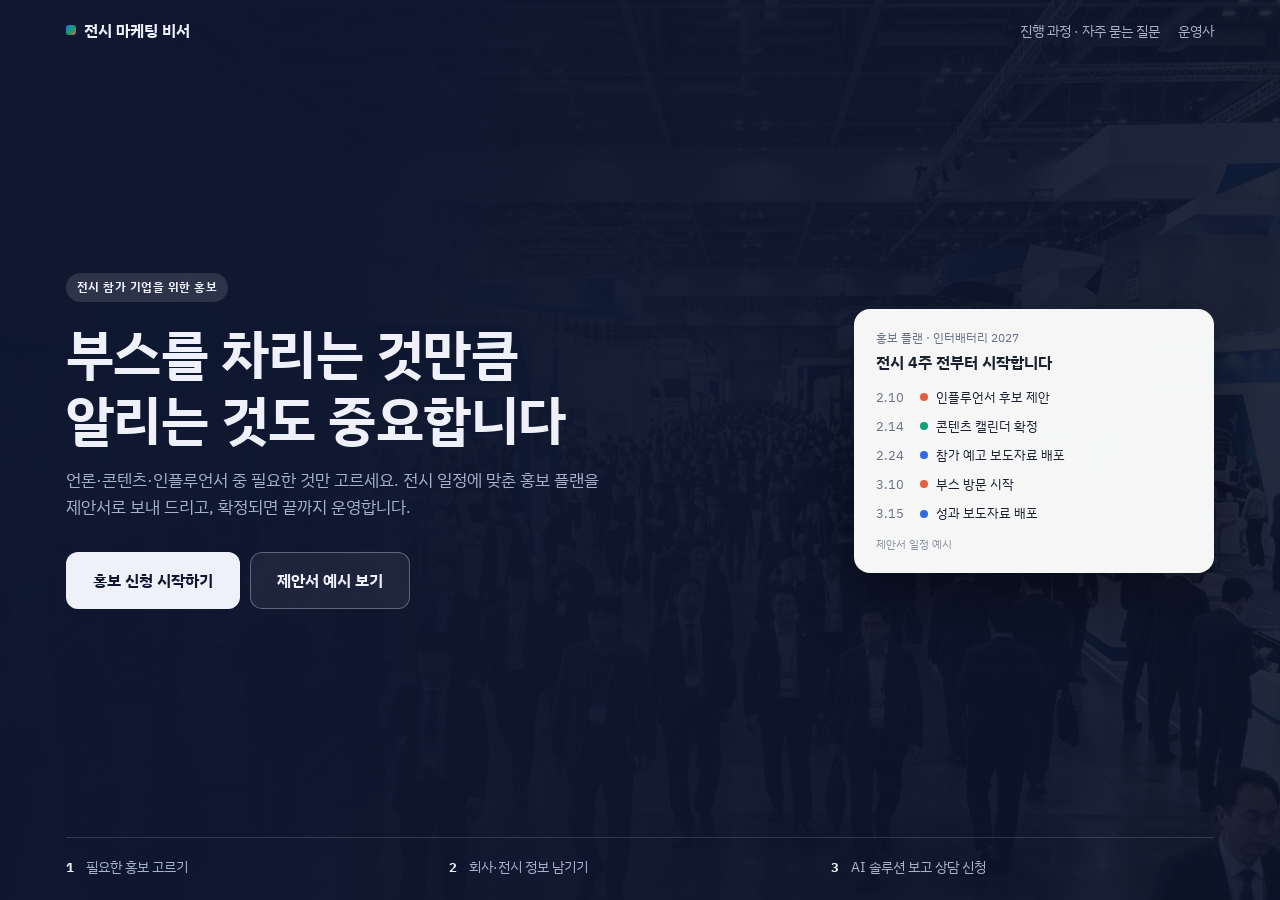
<file: index.html>
<!doctype html>
<html lang="ko">
<head>
<title>전시 마케팅 비서</title>
<meta charset="utf-8">
<meta name="viewport" content="width=device-width, initial-scale=1, viewport-fit=cover">
<meta name="claude:viewport-fit-sides" content="cover">
<link rel="stylesheet" href="https://fonts.googleapis.com/css2?family=IBM+Plex+Sans+KR:wght@400;500;600;700&display=swap">
<link rel="stylesheet" href="core/style.css">
<style>
  /* 화면 3장: ① 네이비 첫 화면(전체) → ② 홍보 선택 → ③ 정보 입력 → 접수 완료 */
  :root { --navy: #0f1730; --navy-2: #1b2650; --navy-ink: #eef1fa; --navy-muted: #a9b2cd; }
  @media (prefers-color-scheme: dark) { :root:not([data-theme="light"]) { --navy: #0b1124; --navy-2: #17203f; } }
  :root[data-theme="dark"] { --navy: #0b1124; --navy-2: #17203f; }
  html, body { height: 100%; }
  .screen { min-height: 100%; }
  .screen[hidden] { display: none !important; }
  @media (prefers-reduced-motion: no-preference) {
    .screen { animation: dissolve .45s ease; }
    @keyframes dissolve { from { opacity: 0; } to { opacity: 1; } }
  }

  /* ① 첫 화면 */
  #intro { position: relative; display: flex; flex-direction: column; color: var(--navy-ink); background: var(--navy); overflow: hidden; }
  #intro .bg { position: absolute; inset: 0; background: url(img/hero.jpg) center / cover no-repeat; opacity: .5; filter: grayscale(.3) brightness(.5); }
  #intro .shade { position: absolute; inset: 0; background: linear-gradient(100deg, rgba(15,23,48,.97) 28%, rgba(15,23,48,.78) 62%, rgba(15,23,48,.55)); }
  #intro > .wrap { position: relative; width: 100%; }
  .bar { display: flex; align-items: center; gap: 18px; padding-block: 18px; }
  .bar .sp { flex: 1; }
  .bar a, .bar button.lnk { color: var(--navy-muted); text-decoration: none; font-size: 14px; background: none; border: 0; padding: 0; }
  .bar a:hover, .bar button.lnk:hover { color: var(--navy-ink); }
  .intro-main { flex: 1; display: grid; grid-template-columns: minmax(0, 1.1fr) minmax(0, .9fr); gap: 40px; align-items: center; padding-block: 24px 40px; }
  .eyebrow { display: inline-block; font-size: 12px; font-weight: 700; letter-spacing: .04em; padding: 5px 11px; border-radius: 999px; background: rgba(255,255,255,.12); }
  #intro h1 { font-size: clamp(32px, 5vw, 54px); line-height: 1.22; margin: 18px 0 16px; }
  #intro p.lead { color: var(--navy-muted); font-size: 17px; margin: 0; max-width: 32em; }
  .cta { display: flex; gap: 10px; margin-top: 32px; flex-wrap: wrap; }
  .bh { padding: 15px 26px; border-radius: 12px; font-weight: 700; font-size: 16px; border: 1px solid transparent; }
  .bh.main { background: var(--navy-ink); color: #0f1730; }
  .bh.sub { background: rgba(255,255,255,.06); color: var(--navy-ink); border-color: rgba(255,255,255,.3); }
  .bh:hover { opacity: .92; }
  .plan { background: rgba(255,255,255,.96); color: #1a2130; border-radius: 16px; padding: 20px 22px; box-shadow: 0 24px 60px rgba(0,0,0,.4); max-width: 360px; justify-self: end; width: 100%; }
  .plan .k { font-size: 12px; color: #677085; }
  .plan h4 { margin: 2px 0 12px; font-size: 16px; }
  .plan .tl { display: flex; flex-direction: column; gap: 9px; font-size: 13px; }
  .plan .tl div { display: flex; align-items: center; gap: 8px; }
  .plan .tl .d { width: 36px; color: #677085; }
  .plan .ex { margin-top: 12px; font-size: 11px; color: #8a91a3; }
  .plan .m-press { --m: #2f6bdc; } .plan .m-content { --m: #10a079; } .plan .m-influencer { --m: #e2603f; }
  .howto { position: relative; display: grid; grid-template-columns: repeat(3, minmax(0, 1fr)); gap: 0; border-top: 1px solid rgba(255,255,255,.14); }
  .howto div { padding: 18px 18px 22px 0; display: flex; gap: 12px; align-items: baseline; color: var(--navy-muted); font-size: 14px; }
  .howto b { color: var(--navy-ink); font-size: 13px; }

  /* ②③ 공통 머리 */
  .head { background: var(--surface); border-bottom: 1px solid var(--line); position: sticky; top: env(safe-area-inset-top, 0px); z-index: 5; }
  .head .wrap { display: flex; align-items: center; gap: 14px; padding-block: 12px; }
  .head .sp { flex: 1; }
  .prog { display: flex; gap: 6px; align-items: center; font-size: 13px; color: var(--muted); }
  .prog i { width: 28px; height: 4px; border-radius: 99px; background: var(--line); display: inline-block; }
  .prog i.on { background: var(--primary); }
  .body { max-width: 1080px; margin: 0 auto; padding-block: 36px 120px; padding-left: max(16px, env(safe-area-inset-left, 0px)); padding-right: max(16px, env(safe-area-inset-right, 0px)); display: flex; flex-direction: column; gap: 28px; }
  .ttl h2 { font-size: clamp(24px, 3vw, 32px); }
  .ttl p { margin: 8px 0 0; color: var(--muted); }
  .sub-h { font-size: 14px; font-weight: 700; color: var(--muted); margin: 0 0 12px; }

  /* ② 상황 */
  .sits { display: grid; grid-template-columns: repeat(3, minmax(0, 1fr)); gap: 12px; }
  .sit { position: relative; text-align: left; border: 0; padding: 0; border-radius: 14px; overflow: hidden; min-height: 150px; color: #fff; display: flex; align-items: flex-end; background: #1a2130; }
  .sit img { position: absolute; inset: 0; width: 100%; height: 100%; object-fit: cover; transition: transform .4s ease; }
  .sit::after { content: ""; position: absolute; inset: 0; background: linear-gradient(180deg, rgba(10,14,25,.05) 20%, rgba(10,14,25,.82)); }
  .sit:hover img { transform: scale(1.04); }
  .sit .t { position: relative; z-index: 1; padding: 16px; display: flex; flex-direction: column; gap: 6px; }
  .sit b { font-size: 16px; }
  .sit .mix { display: flex; gap: 4px; flex-wrap: wrap; }
  .sit .mix span { font-size: 11px; font-weight: 700; background: rgba(255,255,255,.18); padding: 2px 8px; border-radius: 999px; }
  .sit.on { box-shadow: 0 0 0 3px var(--primary); }

  /* ② 서비스 카드 */
  .svcs { display: grid; grid-template-columns: repeat(3, minmax(0, 1fr)); gap: 14px; }
  .svc { text-align: left; border: 2px solid var(--line); background: var(--surface); border-radius: 16px; overflow: hidden; padding: 0; display: flex; flex-direction: column; }
  .svc .ph { position: relative; aspect-ratio: 16 / 10; max-width: 100%; background: var(--sunk); }
  .svc .ph img { width: 100%; height: 100%; object-fit: cover; display: block; }
  .svc .ck { position: absolute; top: 12px; right: 12px; width: 30px; height: 30px; border-radius: 50%; background: rgba(255,255,255,.9); border: 2px solid rgba(0,0,0,.08); display: grid; place-items: center; font-weight: 700; color: transparent; }
  .svc .tx { padding: 16px 18px 20px; display: flex; flex-direction: column; gap: 8px; }
  .svc h3 { font-size: 19px; color: var(--m); display: flex; align-items: center; gap: 8px; }
  .svc p { margin: 0; font-size: 14px; }
  .svc ul { margin: 0; padding: 0; list-style: none; display: flex; flex-direction: column; gap: 4px; font-size: 13px; color: var(--muted); }
  .svc li::before { content: "· "; }
  .svc.on { border-color: var(--m); box-shadow: 0 8px 24px rgba(0,0,0,.08); }
  .svc.on .ck { background: var(--m); border-color: var(--m); color: #fff; }

  /* 하단 고정 버튼 */
  .foot { position: fixed; left: 0; right: 0; bottom: 0; background: var(--surface); border-top: 1px solid var(--line); z-index: 6; padding-bottom: env(safe-area-inset-bottom, 0px); }
  .foot .wrap { display: flex; align-items: center; gap: 12px; padding-block: 12px; }
  .foot .sp { flex: 1; }
  .foot .picked { display: flex; gap: 6px; flex-wrap: wrap; align-items: center; font-size: 13px; color: var(--muted); }
  .next { padding: 13px 28px; border-radius: 10px; border: 0; background: var(--primary); color: var(--on-primary); font-weight: 700; font-size: 15px; }
  .next:disabled { opacity: .4; cursor: not-allowed; }

  /* ③ 입력 */
  .form-grid { display: grid; grid-template-columns: minmax(0, 1fr) 300px; gap: 24px; align-items: start; }
  .form { padding: 26px; display: flex; flex-direction: column; gap: 16px; }
  .grid2 { display: grid; grid-template-columns: 1fr 1fr; gap: 14px; }
  .f { display: flex; flex-direction: column; gap: 6px; min-width: 0; }
  .f label { font-size: 13px; font-weight: 600; }
  .f label em { color: var(--warn); font-style: normal; margin-left: 2px; }
  .f label small { color: var(--muted); font-weight: 400; }
  .f input, .f select, .f textarea { padding: 11px 12px; border: 1px solid var(--line); border-radius: 8px; background: var(--surface); width: 100%; }
  .f textarea { min-height: 90px; resize: vertical; }
  .dates { display: grid; grid-template-columns: 1fr auto 1fr; gap: 8px; align-items: center; }
  .ups { display: grid; grid-template-columns: 1fr 1fr; gap: 10px; }
  .up { border: 1.5px dashed var(--line); border-radius: 10px; padding: 14px; display: flex; flex-direction: column; gap: 4px; align-items: flex-start; background: var(--surface); transition: border-color .15s, background .15s; }
  .up b { font-size: 14px; }
  .up span { font-size: 12px; color: var(--muted); }
  .up .btn { margin-top: 6px; }
  .up.drag { border-color: var(--primary); background: var(--sunk); }
  .flist { list-style: none; margin: 0; padding: 0; display: flex; flex-direction: column; gap: 6px; }
  .flist li { display: flex; align-items: center; gap: 8px; padding: 8px 10px; border: 1px solid var(--line); border-radius: 8px; font-size: 13px; }
  .flist .k { font-size: 11px; font-weight: 700; color: var(--muted); background: var(--sunk); padding: 2px 8px; border-radius: 999px; white-space: nowrap; }
  .flist .n { flex: 1; min-width: 0; overflow: hidden; text-overflow: ellipsis; white-space: nowrap; }
  .flist .s { color: var(--muted); white-space: nowrap; }
  .flist button { border: 0; background: none; color: var(--muted); font-size: 15px; padding: 0 4px; }
  .agree { display: flex; gap: 8px; align-items: center; font-size: 13px; }
  .err { color: var(--warn); font-size: 13px; margin: 0; min-height: 1em; }
  .side { position: sticky; top: 80px; display: flex; flex-direction: column; gap: 10px; }
  .pick { border-radius: 12px; overflow: hidden; display: grid; grid-template-columns: 76px minmax(0, 1fr); background: var(--surface); border: 1px solid var(--line); }
  .pick img { width: 76px; height: 100%; object-fit: cover; }
  .pick div { padding: 10px 12px; font-size: 13px; }
  .pick b { color: var(--m); display: block; }
  .side .chg { align-self: flex-start; }
  .demo-fill { align-self: flex-end; font-size: 12px; }

  .budget { display: flex; gap: 8px; align-items: center; flex-wrap: wrap; }
  .budget select { flex: 1; min-width: 180px; }
  .budget .bc { display: flex; align-items: center; gap: 6px; font-size: 14px; white-space: nowrap; }
  .budget .bc[hidden] { display: none; }
  .budget .bc input { width: 130px; }

  /* 로딩 */
  #loading { position: relative; min-height: 100vh; display: grid; place-items: center; background: var(--navy); color: var(--navy-ink); overflow: hidden; padding: 24px 16px; }
  #loading .bg { position: absolute; inset: 0; background: url(img/hero.jpg) center / cover no-repeat; opacity: .35; filter: grayscale(.4) brightness(.45) blur(2px); }
  #loading .shade { position: absolute; inset: 0; background: radial-gradient(circle at 50% 40%, rgba(15,23,48,.55), rgba(15,23,48,.97) 70%); }
  .ld { position: relative; width: min(520px, 100%); word-break: keep-all; display: flex; flex-direction: column; align-items: center; text-align: center; gap: 10px; }
  .ld h2 { font-size: clamp(20px, 3vw, 26px); margin: 18px 0 0; }
  .ld > p { margin: 0 0 14px; color: var(--navy-muted); font-size: 14px; }
  .ld-orb { position: relative; width: 84px; height: 84px; }
  .ld-orb i { position: absolute; inset: 0; border-radius: 50%; border: 2px solid transparent; }
  .ld-orb i:nth-child(1) { border-top-color: #6f9bf0; animation: ldspin 1.4s linear infinite; }
  .ld-orb i:nth-child(2) { inset: 12px; border-top-color: #3cc79f; animation: ldspin 1.1s linear infinite reverse; }
  .ld-orb i:nth-child(3) { inset: 24px; border-top-color: #f08a6c; animation: ldspin .8s linear infinite; }
  @keyframes ldspin { to { transform: rotate(360deg); } }
  .ld-steps { list-style: none; margin: 0; padding: 0; width: 100%; display: flex; flex-direction: column; gap: 4px; text-align: left; }
  .ld-steps li { display: flex; align-items: center; gap: 12px; padding: 9px 14px; border-radius: 10px; font-size: 14px; color: rgba(238,241,250,.38); transition: color .3s, background .3s; }
  .ld-steps li::before { content: ""; width: 18px; height: 18px; flex: none; border-radius: 50%; border: 1.5px solid currentColor; display: grid; place-items: center; font-size: 11px; font-weight: 700; }
  .ld-steps li.now { color: var(--navy-ink); background: rgba(255,255,255,.08); }
  .ld-steps li.now::before { border-color: rgba(255,255,255,.25); border-top-color: var(--navy-ink); animation: ldspin .8s linear infinite; }
  .ld-steps li.ok { color: var(--navy-muted); }
  .ld-steps li.ok::before { content: "✓"; background: #3cc79f; border-color: #3cc79f; color: #0f1730; }
  .ld-bar { width: 100%; height: 4px; border-radius: 99px; background: rgba(255,255,255,.12); overflow: hidden; margin-top: 12px; }
  .ld-bar i { display: block; height: 100%; width: 0; background: linear-gradient(90deg, #6f9bf0, #3cc79f, #f08a6c); transition: width .8s ease; }
  @media (prefers-reduced-motion: reduce) { .ld-orb i, .ld-steps li.now::before { animation: none; } .ld-bar i { transition: none; } }

  /* ④ AI 솔루션 */
  .aitag { display: inline-block; font-size: 12px; font-weight: 700; padding: 3px 10px; border-radius: 999px; background: var(--common); color: #fff; margin-bottom: 10px; }
  .sol-grid { display: grid; grid-template-columns: minmax(0, 1fr) minmax(0, 1.1fr); gap: 16px; align-items: start; }
  .sol { padding: 22px; display: flex; flex-direction: column; gap: 12px; }
  .sol .sub-h { margin: 0; }
  .sm { font-size: 12px; }
  .slogan { font-size: 22px; font-weight: 700; line-height: 1.35; }
  .tgt { display: flex; gap: 10px; font-size: 14px; align-items: baseline; }
  .tgt span { font-size: 12px; font-weight: 700; color: var(--muted); white-space: nowrap; }
  .pts { margin: 0; padding-left: 20px; display: flex; flex-direction: column; gap: 6px; font-size: 14px; }
  .cks { margin: 0; padding-left: 16px; font-size: 13px; color: var(--muted); display: flex; flex-direction: column; gap: 2px; }
  .pts mark { background: var(--sunk); color: var(--muted); padding: 0 4px; border-radius: 4px; }
  .mixbar { display: flex; height: 14px; border-radius: 99px; overflow: hidden; background: var(--sunk); }
  .mixbar i { background: var(--m); }
  .sol-hero { position: relative; border-radius: 16px; overflow: hidden; min-height: 220px; display: flex; align-items: flex-end; background: var(--navy); color: #fff; }
  .sol-hero > img { position: absolute; inset: 0; width: 100%; height: 100%; object-fit: cover; }
  .sol-hero::after { content: ""; position: absolute; inset: 0; background: linear-gradient(180deg, rgba(15,23,48,.15) 0%, rgba(15,23,48,.88) 78%); }
  .sol-hero .in { position: relative; z-index: 1; padding: 28px; display: flex; flex-direction: column; gap: 6px; }
  .sol-hero h2 { margin: 0; font-size: clamp(22px, 3.2vw, 30px); word-break: keep-all; }
  .sol-hero p { margin: 0; font-size: 14px; color: rgba(255,255,255,.82); word-break: keep-all; }
  .sol-hero .aitag { align-self: flex-start; margin-bottom: 4px; }
  .hchips { display: flex; gap: 6px; flex-wrap: wrap; margin-top: 8px; }
  .hchips .tag { background: rgba(255,255,255,.14); color: #fff; backdrop-filter: blur(4px); }
  .poster { position: relative; border-radius: 12px; overflow: hidden; aspect-ratio: 16 / 10; background: var(--navy); }
  .poster img { position: absolute; inset: 0; width: 100%; height: 100%; object-fit: cover; }
  .poster::after { content: ""; position: absolute; inset: 0; background: linear-gradient(180deg, rgba(15,23,48,0) 25%, rgba(15,23,48,.9) 100%); }
  .poster .cap { position: absolute; left: 0; right: 0; bottom: 0; z-index: 1; padding: 18px 20px; color: #fff; display: flex; flex-direction: column; gap: 6px; }
  .poster .cap span { font-size: 11px; font-weight: 700; letter-spacing: .08em; opacity: .75; }
  .poster .cap b { font-size: clamp(19px, 2.4vw, 24px); line-height: 1.3; word-break: keep-all; }
  .poster .cap em { font-style: normal; font-size: 12px; opacity: .7; }
  .mixc { display: flex; flex-direction: column; }
  .mi { display: grid; grid-template-columns: 64px minmax(0, 1fr) auto; gap: 14px; align-items: center; padding: 12px 0; border-top: 1px solid var(--line); }
  .mi > img, .mi > .ic { width: 64px; height: 64px; border-radius: 12px; object-fit: cover; box-shadow: inset 0 0 0 2px var(--m); }
  .mi > img { border: 2px solid var(--m); }
  .mi > .ic { display: grid; place-items: center; background: var(--sunk); color: var(--m); box-shadow: none; }
  .mi .t { display: flex; flex-direction: column; gap: 3px; min-width: 0; }
  .mi .t b { font-size: 14px; display: flex; align-items: center; gap: 6px; }
  .mi .t b .dot { background: var(--m); }
  .mi .sh { display: block; height: 5px; border-radius: 99px; background: var(--sunk); margin-top: 4px; overflow: hidden; }
  .mi .sh i { display: block; height: 100%; background: var(--m); }
  .mi .v { display: flex; flex-direction: column; align-items: flex-end; gap: 2px; white-space: nowrap; }
  .mtot { display: flex; justify-content: space-between; padding-top: 10px; border-top: 2px solid var(--ink); font-weight: 700; }
  @media (max-width: 600px) { .sol-hero { min-height: 260px; } .sol-hero .in { padding: 20px; } .mi { grid-template-columns: 52px minmax(0, 1fr) auto; } .mi > img, .mi > .ic { width: 52px; height: 52px; } }
  .mixt { width: 100%; border-collapse: collapse; font-size: 14px; }
  .mixt td { padding: 10px 0; border-top: 1px solid var(--line); vertical-align: top; }
  .mixt td .tag { margin-bottom: 4px; }
  .mixt .r { text-align: right; padding-left: 12px; white-space: nowrap; }
  .mixt tr.sum td { font-weight: 700; border-top: 2px solid var(--ink); }
  .bst { margin: 0; font-size: 13px; padding: 10px 12px; border-radius: 8px; background: var(--sunk); }
  .bst.warn { color: var(--warn); }
  .phs { display: grid; grid-template-columns: repeat(3, minmax(0, 1fr)); gap: 16px; }
  .phs .ph > b { display: block; font-size: 13px; margin-bottom: 8px; }
  .phs .row { display: flex; align-items: center; gap: 8px; font-size: 13px; padding: 3px 0; }
  .phs .row .d { width: 36px; color: var(--muted); }
  .choices { display: grid; grid-template-columns: 1fr 1fr; gap: 12px; }
  .choice { text-align: left; padding: 18px 20px; border-radius: 12px; border: 1px solid var(--line); background: var(--surface); display: flex; flex-direction: column; gap: 4px; }
  .choice b { font-size: 16px; }
  .choice span { font-size: 13px; color: var(--muted); }
  .choice[data-consult="run"] { background: var(--primary); border-color: var(--primary); }
  .choice[data-consult="run"] b, .choice[data-consult="run"] span { color: var(--on-primary); }
  .choice:hover { opacity: .92; }
  .choice:disabled { opacity: .5; cursor: wait; }

  /* 완료 */
  .done { max-width: 620px; margin: 40px auto; text-align: center; padding: 44px 28px; }
  .done .rc { font-size: 26px; font-weight: 700; margin: 10px 0; }

  /* 모달 (제안서 예시 · 진행 과정) */
  .modal { position: fixed; inset: 0; background: rgba(10,14,25,.6); display: grid; place-items: center; z-index: 30; padding: 16px; }
  .sheet { background: var(--surface); color: var(--ink); border-radius: 16px; width: min(680px, 100%); max-height: 86vh; overflow: auto; padding: 26px; display: flex; flex-direction: column; gap: 16px; }
  .sheet-h { display: flex; justify-content: space-between; gap: 10px; align-items: flex-start; }
  .sheet .row { display: flex; align-items: center; gap: 10px; font-size: 14px; padding: 4px 0; }
  .sheet .row .d { width: 44px; color: var(--muted); }
  .ph-t { font-size: 12px; font-weight: 700; color: var(--muted); margin-top: 8px; }
  .flow { display: grid; grid-template-columns: repeat(3, minmax(0, 1fr)); gap: 8px; }
  .fl { padding: 14px; border-radius: 10px; background: var(--sunk); display: flex; flex-direction: column; gap: 4px; font-size: 12px; color: var(--muted); }
  .fl b { font-size: 14px; color: var(--ink); }
  .fl.you { background: var(--surface); border: 1px solid var(--ink); }
  .faq details { border-top: 1px solid var(--line); padding: 12px 0; }
  .faq summary { cursor: pointer; font-weight: 600; }
  .faq p { margin: 8px 0 0; color: var(--muted); font-size: 13px; }

  @media (max-width: 900px) {
    .intro-main { grid-template-columns: 1fr; }
    .plan { justify-self: start; }
    .sits, .svcs { grid-template-columns: 1fr; }
    .sit { min-height: 120px; }
    .form-grid, .sol-grid { grid-template-columns: 1fr; }
    .side { position: static; order: -1; }
  }
  @media (max-width: 560px) {
    .howto { grid-template-columns: 1fr; }
    .howto div { padding: 8px 0; }
    .grid2, .ups, .phs, .choices { grid-template-columns: 1fr; }
    .form { padding: 20px 16px; }
    .flow { grid-template-columns: 1fr 1fr; }
    .foot .picked { display: none; }
    .bar .hide-s { display: none; }
  }
</style>
</head>
<body>

<!-- ① 첫 화면 -->
<section class="screen" id="intro">
  <div class="bg" aria-hidden="true"></div><div class="shade" aria-hidden="true"></div>
  <div class="wrap bar">
    <div class="brand"><i></i>전시 마케팅 비서</div>
    <div class="sp"></div>
    <button class="lnk hide-s" type="button" data-info>진행 과정 · 자주 묻는 질문</button>
    <a href="ops.html">운영사</a>
  </div>
  <div class="wrap intro-main">
    <div>
      <span class="eyebrow">전시 참가 기업을 위한 홍보</span>
      <h1>부스를 차리는 것만큼<br>알리는 것도 중요합니다</h1>
      <p class="lead">언론·콘텐츠·인플루언서 중 필요한 것만 고르세요. 전시 일정에 맞춘 홍보 플랜을 제안서로 보내 드리고, 확정되면 끝까지 운영합니다.</p>
      <div class="cta">
        <button class="bh main" type="button" data-go="select">홍보 신청 시작하기</button>
        <button class="bh sub" type="button" data-sample>제안서 예시 보기</button>
      </div>
    </div>
    <div class="plan" aria-hidden="true">
      <div class="k">홍보 플랜 · 인터배터리 2027</div>
      <h4>전시 4주 전부터 시작합니다</h4>
      <div class="tl">
        <div class="m-influencer"><span class="d num">2.10</span><span class="dot"></span>인플루언서 후보 제안</div>
        <div class="m-content"><span class="d num">2.14</span><span class="dot"></span>콘텐츠 캘린더 확정</div>
        <div class="m-press"><span class="d num">2.24</span><span class="dot"></span>참가 예고 보도자료 배포</div>
        <div class="m-influencer"><span class="d num">3.10</span><span class="dot"></span>부스 방문 시작</div>
        <div class="m-press"><span class="d num">3.15</span><span class="dot"></span>성과 보도자료 배포</div>
      </div>
      <div class="ex">제안서 일정 예시</div>
    </div>
  </div>
  <div class="wrap">
    <div class="howto">
      <div><b>1</b>필요한 홍보 고르기</div>
      <div><b>2</b>회사·전시 정보 남기기</div>
      <div><b>3</b>AI 솔루션 보고 상담 신청</div>
    </div>
  </div>
</section>

<!-- ② 홍보 선택 -->
<section class="screen" id="select" hidden>
  <div class="head"><div class="wrap">
    <button class="btn ghost" type="button" data-go="intro">← 처음으로</button>
    <div class="sp"></div>
    <div class="prog"><i class="on"></i><i></i><i></i><span>1/3 홍보 고르기</span></div>
  </div></div>
  <div class="body">
    <div class="ttl"><h2>어떤 홍보가 필요하세요?</h2><p>여러 개 고를 수 있습니다. 건수·범위는 상담하면서 함께 정합니다.</p></div>
    <div><p class="sub-h">상황으로 고르기</p><div class="sits" id="sits"></div></div>
    <div><p class="sub-h">직접 고르기</p><div class="svcs" id="svcs"></div></div>
  </div>
  <div class="foot"><div class="wrap">
    <div class="picked" id="picked"></div>
    <div class="sp"></div>
    <button class="next" type="button" id="toForm" data-go="form">다음</button>
  </div></div>
</section>

<!-- ③ 정보 입력 -->
<section class="screen" id="form" hidden>
  <div class="head"><div class="wrap">
    <button class="btn ghost" type="button" data-go="select">← 이전</button>
    <div class="sp"></div>
    <div class="prog"><i class="on"></i><i class="on"></i><i></i><span>2/3 정보 입력</span></div>
  </div></div>
  <div class="body" id="formBody"></div>
</section>

<!-- 로딩 (정보 입력 → AI 솔루션 사이) -->
<section class="screen" id="loading" hidden>
  <div class="bg" aria-hidden="true"></div><div class="shade" aria-hidden="true"></div>
  <div class="ld" role="status" aria-live="polite">
    <div class="ld-orb" aria-hidden="true"><i></i><i></i><i></i></div>
    <h2 id="ldTitle">홍보 솔루션을 만들고 있습니다</h2>
    <p>잠시만 기다려 주세요</p>
    <ol class="ld-steps" id="ldSteps"></ol>
    <div class="ld-bar"><i id="ldBar"></i></div>
  </div>
</section>

<!-- ④ AI 솔루션 → 상담 신청 -->
<section class="screen" id="solution" hidden>
  <div class="head"><div class="wrap">
    <button class="btn ghost" type="button" data-go="form" id="solBack">← 정보 고치기</button>
    <div class="sp"></div>
    <div class="prog"><i class="on"></i><i class="on"></i><i class="on"></i><span>3/3 AI 솔루션</span></div>
  </div></div>
  <div class="body" id="solBody"></div>
</section>

<div id="modalRoot"></div>

<script src="core/config.js"></script>
<script src="core/util.js"></script>
<script src="modules/press.js"></script>
<script src="modules/content.js"></script>
<script src="modules/influencer.js"></script>
<script src="core/plan.js"></script>
<script src="core/solution.js"></script>
<script src="core/sample.js"></script>
<script src="core/api.js"></script>
<script>
const PHOTO = { press: 'img/press.jpg', content: 'img/content.jpg', influencer: 'img/influencer.jpg' };
const SITUATIONS = [
  { id: 'first', img: 'img/sit_first.jpg', title: '처음 참가라 아는 사람이 없어요', mix: ['press', 'content'] },
  { id: 'visit', img: 'img/sit_visit.jpg', title: '부스에 사람을 더 모으고 싶어요', mix: ['influencer', 'content'] },
  { id: 'result', img: 'img/sit_result.jpg', title: '전시 성과를 제대로 남기고 싶어요', mix: ['press', 'content', 'influencer'] },
];
// app = 입력값(화면을 오가도 유지), sol = AI 솔루션 초안, done = 접수 결과
const F = { mix: [], situation: '', done: null, files: [], app: null, sol: null };
// 첨부 자료 (서버 server/Code.gs와 같은 기준)
const FILE_KINDS = { company: ['회사 소개서', '회사·제품 소개서, 브로슈어, 로고'], expo: ['행사 정보', '전시 안내문, 참가 확정서, 부스 도면'] };
const FILE_MAX = 5, FILE_MB = 10, FILE_EXT = /\.(pdf|pptx?|docx?|hwpx?|xlsx?|jpe?g|png|zip)$/i;
let pickKind = 'company';

function go(id) {
  if (document.getElementById('applyForm') && !document.getElementById('form').hidden) F.app = collect();
  document.querySelectorAll('.screen').forEach(s => { s.hidden = s.id !== id; });
  if (id === 'form') renderForm();
  if (id === 'solution') renderSolution();
  window.scrollTo(0, 0);
}

function tag(id) {
  return `<span class="tag m-${id}"><span class="dot"></span>${moduleById(id).name}</span>`;
}

function renderSelect() {
  document.getElementById('sits').innerHTML = SITUATIONS.map(s => `
    <button type="button" class="sit ${F.situation === s.title ? 'on' : ''}" data-sit="${s.id}">
      <img src="${s.img}" alt="">
      <span class="t"><b>${s.title}</b><span class="mix">${s.mix.map(id => `<span>${moduleById(id).name}</span>`).join('')}</span></span>
    </button>`).join('');
  document.getElementById('svcs').innerHTML = MODULES.map(m => `
    <button type="button" class="svc m-${m.id} ${F.mix.includes(m.id) ? 'on' : ''}" data-svc="${m.id}" aria-pressed="${F.mix.includes(m.id)}">
      <span class="ph"><img src="${PHOTO[m.id]}" alt=""><span class="ck">✓</span></span>
      <span class="tx"><h3><span class="dot"></span>${m.name}</h3><p>${m.intro}</p><ul>${(m.points || []).map(p => `<li>${p}</li>`).join('')}</ul></span>
    </button>`).join('');
  document.getElementById('picked').innerHTML = F.mix.length ? '선택 ' + MODULES.filter(m => F.mix.includes(m.id)).map(m => tag(m.id)).join('') : '하나 이상 골라 주세요';
  document.getElementById('toForm').disabled = !F.mix.length;
}

function field(id, label, o) {
  o = o || {};
  return `<div class="f"><label for="${id}">${label}${o.req ? '<em>*</em>' : ''}${o.hint ? ` <small>${o.hint}</small>` : ''}</label><input id="${id}" type="${o.type || 'text'}"${o.ph ? ` placeholder="${o.ph}"` : ''}></div>`;
}
function select(id, label, list, req) {
  return `<div class="f"><label for="${id}">${label}${req ? '<em>*</em>' : ''}</label><select id="${id}"><option value="">선택</option>${list.map(v => `<option>${v}</option>`).join('')}</select></div>`;
}

function renderForm() {
  const b = document.getElementById('formBody');
  const picks = MODULES.filter(m => F.mix.includes(m.id));
  b.innerHTML = `
    <div class="ttl"><h2>회사와 전시 정보를 알려 주세요</h2><p>담당 PM이 확인하고 연락드립니다.</p></div>
    <div class="form-grid">
      <form class="card form" id="applyForm" novalidate>
        ${API.isDemo() ? '<button class="btn ghost demo-fill" type="button" id="fillBtn">예시 값 채우기 (데모)</button>' : ''}
        <div class="grid2">${field('c_name', '회사명', { req: 1, ph: '회사명 입력' })}${select('c_ind', '업종', INDUSTRIES, 1)}</div>
        <div class="grid2">${field('c_person', '담당자', { req: 1, ph: '이름' })}${field('c_phone', '휴대폰', { req: 1, ph: '숫자만 입력', type: 'tel' })}</div>
        <div class="grid2">${field('c_email', '메일', { req: 1, ph: 'name@company.com', type: 'email' })}${field('c_site', '홈페이지', { ph: '선택' })}</div>
        <div class="grid2">${field('x_name', '참가 전시', { req: 1, ph: '예: 인터배터리 2027' })}${field('x_booth', '부스 번호', { hint: '정해졌다면' })}</div>
        <div class="f"><label for="x_start">전시 기간<em>*</em></label><div class="dates"><input id="x_start" type="date" aria-label="시작일"><span class="muted">~</span><input id="x_end" type="date" aria-label="종료일"></div></div>
        <div class="f"><label for="budget">예상 예산<em>*</em> <small>부가세 별도 · 정해진 예산이 없으면 '배정 예산 없음'</small></label>
          <div class="budget"><select id="budget"><option value="">선택</option>${BUDGET_OPTIONS.map(([v, n]) => `<option value="${v}">${n}</option>`).join('')}</select>
          <span class="bc" id="budgetCustomWrap" hidden><input id="budgetCustom" type="number" inputmode="numeric" min="100" step="100" placeholder="예: 1200" aria-label="예산 직접 입력 (만 원)">만 원</span></div></div>
        <div class="f"><label for="memo">문의 내용 <small>선택</small></label><textarea id="memo" placeholder="목표, 걱정되는 점, 원하는 매체나 채널 등을 자유롭게 적어 주세요."></textarea></div>
        <div class="f"><label>자료 첨부 <small>선택 · 파일당 ${FILE_MB}MB, 최대 ${FILE_MAX}개 · PDF·PPT·워드·한글·엑셀·이미지</small></label>
          <div class="ups">${Object.entries(FILE_KINDS).map(([k, [t, d]]) => `<div class="up" data-drop="${k}"><b>${t}</b><span>${d}</span><button class="btn" type="button" data-pick="${k}">파일 선택</button></div>`).join('')}</div>
          <ul class="flist" id="flist"></ul>
          <input type="file" id="fileIn" multiple hidden accept=".pdf,.ppt,.pptx,.doc,.docx,.hwp,.hwpx,.xls,.xlsx,.jpg,.jpeg,.png,.zip">
        </div>
        <label class="agree"><input type="checkbox" id="agree"> 상담을 위한 개인정보 수집·이용에 동의합니다. (필수)</label>
        <p class="err" id="err"></p>
        <button class="next" type="submit" id="submitBtn" style="width:100%">AI 솔루션 받기</button>
        <p class="muted" style="margin:-6px 0 0; font-size:12px; text-align:center">핵심 메시지와 매체별 금액 초안을 바로 보여 드립니다. 상담 신청은 다음 화면에서 합니다.</p>
      </form>
      <aside class="side">
        <p class="sub-h" style="margin:0">고른 홍보</p>
        ${picks.map(m => `<div class="pick m-${m.id}"><img src="${PHOTO[m.id]}" alt=""><div><b>${m.name}</b>${m.intro}</div></div>`).join('')}
        <button class="btn chg" type="button" data-go="select">바꾸기</button>
      </aside>
    </div>`;
  if (F.app) fillForm(F.app);
  renderFiles();
}

// 화면을 오갔을 때 입력값 되살리기
function fillForm(a) {
  const set = (id, v) => { const el = document.getElementById(id); if (el && v != null) el.value = v; };
  const c = a.company || {}, x = a.expo || {};
  set('c_name', c.name); set('c_ind', c.industry); set('c_person', c.person); set('c_phone', c.phone); set('c_email', c.email); set('c_site', c.site);
  set('x_name', x.name); set('x_booth', x.booth); set('x_start', x.start); set('x_end', x.end);
  set('budget', a.budgetKey); set('budgetCustom', a.budgetKey === 'custom' && a.budgetWon ? a.budgetWon / 10000 : '');
  document.getElementById('budgetCustomWrap').hidden = a.budgetKey !== 'custom';
  set('memo', a.memo); document.getElementById('agree').checked = !!a.agree;
}

/* ④ AI 솔루션 */
const PLAN_ICON = '<svg viewBox="0 0 24 24" width="26" height="26" fill="none" stroke="currentColor" stroke-width="1.8" stroke-linecap="round" stroke-linejoin="round" aria-hidden="true"><rect x="3" y="5" width="18" height="16" rx="2"/><path d="M3 10h18M8 3v4M16 3v4M8 14h3M8 17h6"/></svg>';
function mixItem(mod, pic, name, summary, cost, share) {
  return `<div class="mi m-${mod}">${pic}<div class="t"><b><span class="dot"></span>${name}</b><span class="sm muted">${U.esc(summary)}</span><span class="sh"><i style="width:${share * 100}%"></i></span></div>
    <div class="v"><b class="num">${U.won(cost)}</b><span class="num muted sm">${Math.round(share * 100)}%</span></div></div>`;
}

function renderSolution() {
  const b = document.getElementById('solBody');
  document.getElementById('solBack').hidden = !!F.done;
  if (F.done) {
    const run = F.done.consult === 'run';
    b.innerHTML = `<div class="card done"><p class="muted">${run ? '실행 상담' : '플랜 고도화 상담'} 신청이 접수되었습니다</p><div class="rc num">${F.done.id}</div>
      <p class="muted">담당 PM이 1영업일 안에 연락드립니다. ${run ? '보신 구성을 바탕으로 일정과 견적을 확정합니다.' : '보신 초안을 바탕으로 메시지와 매체 구성을 함께 다듬습니다.'}</p>
      <p style="margin-top:20px; display:flex; gap:8px; justify-content:center; flex-wrap:wrap"><a class="btn primary" href="ops.html#board">운영사 화면에서 확인 (데모)</a><button class="btn" type="button" id="againBtn">처음으로</button></p></div>`;
    return;
  }
  const a = F.app, s = F.sol, m = s.message;
  // 사진: 위 배너 = 고른 상황, 키 메시지 = 금액이 가장 큰 홍보
  const heroImg = (SITUATIONS.find(x => x.title === a.situation) || { img: 'img/hero.jpg' }).img;
  const top = s.rows.slice().sort((x, y) => y.cost - x.cost)[0], posterImg = top ? PHOTO[top.module] : 'img/hero.jpg';
  const groups = PHASES.map(([k, n]) => {
    const rows = s.schedule.filter(r => phaseOf(r.date, a.expo) === k);
    return rows.length ? `<div class="ph"><b>${n}</b><div>${rows.map(r => `<div class="row m-${r.module}"><span class="d num">${U.md(r.date)}</span><span class="dot"></span>${U.esc(r.title)}</div>`).join('')}</div></div>` : '';
  }).join('');
  const state = s.none ? `<p class="bst">배정 예산이 없어 기본 구성으로 계산했습니다. <b>권장 예산 ${U.won(s.total)}</b></p>`
    : s.over ? `<p class="bst warn">고른 홍보를 모두 하려면 최소 <b>${U.won(s.total)}</b>이 필요해 예산보다 ${U.won(s.over)} 많습니다. 상담에서 범위를 줄이거나 나눠 진행하는 방법을 함께 정합니다.</p>`
    : `<p class="bst">예산 ${U.won(s.budget)} 중 <b>${U.won(s.total)}</b> 사용${s.left ? ` · 남는 ${U.won(s.left)}은 광고 집행이나 추가 콘텐츠로 상담 때 제안합니다` : ''}</p>`;
  b.innerHTML = `
    ${F.aiError ? `<p class="bst warn">AI 연결에 실패해 예시 초안을 보여 드립니다 (${U.esc(F.aiError)}). 상담 때 PM이 맞춤안으로 다시 드립니다.</p>` : ''}
    <div class="sol-hero"><img src="${heroImg}" alt=""><div class="in">
      <span class="aitag">${s.engine === 'claude' ? 'AI 초안 · 첨부 자료 반영' : '예시 초안 · AI 연결 전'}</span>
      <h2>${U.esc(a.company.name)} 홍보 솔루션 초안</h2>
      <p>${U.esc(a.expo.name)} · ${U.md(a.expo.start)}~${U.md(a.expo.end)}${a.expo.booth ? ' · 부스 ' + U.esc(a.expo.booth) : ''} · ${s.none ? '배정 예산 없음' : '예산 ' + U.won(s.budget)}</p>
      <div class="hchips">${s.rows.map(r => `<span class="tag m-${r.module}"><span class="dot"></span>${r.name}</span>`).join('')}</div>
    </div></div>
    <div class="sol-grid">
      <div class="card sol"><p class="sub-h">키 커뮤니케이션 메시지</p>
        <div class="poster"><img src="${posterImg}" alt=""><div class="cap"><span>키 메시지</span><b>${U.esc(m.slogan)}</b><em>${U.esc(a.company.name)} · ${U.esc(a.expo.name)}</em></div></div>
        <div class="tgt"><span>누구에게</span>${U.esc(m.target)}</div>
        <ol class="pts">${m.points.map(p => `<li>${U.esc(p).replace(/\[(.+?)\]/g, '<mark>$1</mark>')}</li>`).join('')}</ol>
        ${s.checks.length ? `<div class="tgt"><span>상담 때 확인</span><ul class="cks">${s.checks.map(c => `<li>${U.esc(c)}</li>`).join('')}</ul></div>` : ''}
        <p class="muted sm">${s.engine === 'claude' ? 'AI가 입력 정보와 첨부 자료로 쓴 초안입니다. 표시한 부분은 상담 때 확정합니다.' : '지금은 입력하신 정보로 만든 예시입니다. 표시한 부분은 상담 때 확정합니다.'}</p></div>
      <div class="card sol"><p class="sub-h">매체별 홍보 금액 믹스</p>
        <div class="mixbar">${s.rows.map(r => `<i class="m-${r.module}" style="width:${r.share * 100}%"></i>`).join('')}<i class="m-common" style="width:${s.fee / s.total * 100}%"></i></div>
        <div class="mixc">
          ${s.rows.map(r => mixItem(r.module, `<img src="${PHOTO[r.module]}" alt="">`, r.name, r.summary, r.cost, r.share)).join('')}
          ${mixItem('common', `<span class="ic">${PLAN_ICON}</span>`, '홍보 플래닝', '일정·채널·예산 설계', s.fee, s.fee / s.total)}
        </div>
        <div class="mtot"><span>합계 <span class="sm muted">부가세 별도</span></span><span class="num">${U.won(s.total)}</span></div>
        ${s.reason ? `<p class="sm" style="margin:0">${U.esc(s.reason)}</p>` : ''}
        ${state}</div>
    </div>
    <div class="card sol"><p class="sub-h">일정 요약</p><div class="phs">${groups}</div></div>
    <p class="muted sm" style="margin:0">금액은 단가 가안 기준이며 상담 후 확정합니다. 기사 게재와 조회수는 보장하지 않습니다.</p>
    <div class="choices">
      <button type="button" class="choice" data-consult="run"><b>이대로 실행 상담 신청</b><span>이 구성대로 일정·계약을 바로 상담합니다</span></button>
      <button type="button" class="choice" data-consult="refine"><b>플랜 고도화 상담 신청</b><span>메시지와 매체 구성을 PM과 함께 다듬습니다</span></button>
    </div>
    <p class="err" id="solErr"></p>`;
}

function fileSize(n) { return n >= 1048576 ? (n / 1048576).toFixed(1) + 'MB' : Math.max(1, Math.round(n / 1024)) + 'KB'; }
function renderFiles() {
  const el = document.getElementById('flist');
  if (el) el.innerHTML = F.files.map((f, i) => `<li><span class="k">${FILE_KINDS[f.kind][0]}</span><span class="n">${U.esc(f.file.name)}</span><span class="s">${fileSize(f.file.size)}</span><button type="button" data-unfile="${i}" aria-label="${U.esc(f.file.name)} 빼기">✕</button></li>`).join('');
}
function addFiles(kind, list) {
  const bad = [];
  Array.from(list).forEach(file => {
    if (F.files.length >= FILE_MAX) bad.push(`${file.name}: 최대 ${FILE_MAX}개`);
    else if (!FILE_EXT.test(file.name)) bad.push(`${file.name}: 올릴 수 없는 형식`);
    else if (file.size > FILE_MB * 1048576) bad.push(`${file.name}: ${FILE_MB}MB 초과`);
    else if (F.files.some(f => f.file.name === file.name && f.file.size === file.size)) bad.push(`${file.name}: 이미 올림`);
    else F.files.push({ kind, file });
  });
  renderFiles();
  document.getElementById('err').textContent = bad.length ? '첨부하지 못한 파일 · ' + bad.join(' / ') : '';
}

function val(id) { return (document.getElementById(id).value || '').trim(); }

function collect() {
  const bk = val('budget'), bc = Math.round(+val('budgetCustom') || 0);
  const app = {
    company: { name: val('c_name'), industry: val('c_ind'), person: val('c_person'), phone: val('c_phone'), email: val('c_email'), site: val('c_site') },
    expo: { name: val('x_name'), booth: val('x_booth'), start: val('x_start'), end: val('x_end') },
    // budget = 화면 표시용 글자, budgetWon = 원 단위(배정 예산 없음은 0)
    budgetKey: bk, budgetWon: bk === 'custom' ? bc * 10000 : bk && bk !== 'none' ? +bk * 10000 : 0,
    budget: bk === 'custom' ? (bc ? bc.toLocaleString('ko-KR') + '만 원' : '') : (BUDGET_OPTIONS.find(o => o[0] === bk) || ['', ''])[1],
    memo: val('memo'), situation: F.situation, mix: {}, agree: document.getElementById('agree').checked,
  };
  MODULES.forEach(m => { if (F.mix.includes(m.id)) app.mix[m.id] = defaultOpt(m); });
  return app;
}

function check(a) {
  const c = a.company, x = a.expo;
  if (!c.name || !c.industry || !c.person || !c.phone || !c.email) return '* 표시 항목을 모두 적어 주세요.';
  if (!/^[0-9-]{9,13}$/.test(c.phone)) return '휴대폰 번호를 숫자로 적어 주세요.';
  if (!/^[^\s@]+@[^\s@]+\.[^\s@]+$/.test(c.email)) return '메일 주소를 확인해 주세요.';
  if (!x.name || !x.start || !x.end) return '참가 전시와 기간을 적어 주세요.';
  if (x.end < x.start) return '종료일이 시작일보다 빠릅니다.';
  if (!a.budgetKey) return "예상 예산을 골라 주세요. 정해진 예산이 없으면 '배정 예산 없음'을 고르세요.";
  if (a.budgetKey === 'custom' && a.budgetWon < 1000000) return '직접 입력한 예산을 만 원 단위로 적어 주세요 (100만 원 이상).';
  if (!a.agree) return '개인정보 수집·이용에 동의해 주세요.';
  return '';
}

function modal(html) {
  document.getElementById('modalRoot').innerHTML = `<div class="modal" id="modal"><div class="sheet" role="dialog" aria-modal="true">${html}</div></div>`;
}

/* 제안서 예시 (견적은 빼고 구성·일정만) */
function showSample() {
  const a = { company: { name: '예시 기업' }, expo: { name: '인터배터리 2027 (가상 일정)', start: '2027-03-10', end: '2027-03-12' }, mix: {} };
  MODULES.forEach(m => { a.mix[m.id] = defaultOpt(m); });
  const p = buildProposal(a);
  const groups = PHASES.map(([k, n]) => {
    const rows = p.schedule.filter(s => phaseOf(s.date, a.expo) === k);
    return rows.length ? `<div class="ph-t">${n}</div>${rows.map(s => `<div class="row m-${s.module}"><span class="d num">${U.md(s.date)}</span><span class="dot"></span>${U.esc(s.title)}</div>`).join('')}` : '';
  }).join('');
  modal(`<div class="sheet-h"><div><span class="muted">제안서 예시 · ${a.expo.name}</span><h2 style="font-size:20px; margin-top:4px">세 가지를 모두 맡기면 이렇게 짭니다</h2></div><button class="btn ghost" type="button" data-close>닫기</button></div>
    <div style="display:flex; flex-direction:column; gap:6px">${p.sections.map(s => `<div>${tag(s.module)} <span>${U.esc(s.summary)}</span></div>`).join('')}</div>
    <div>${groups}</div>
    <p class="muted" style="margin:0; font-size:13px">실제 제안서에는 상담 내용에 맞춘 일정과 견적이 들어갑니다.</p>
    <button class="next" type="button" data-close data-go="select">홍보 신청 시작하기</button>`);
}

function showInfo() {
  modal(`<div class="sheet-h"><h2 style="font-size:20px">진행 과정</h2><button class="btn ghost" type="button" data-close>닫기</button></div>
    <div class="flow">
      <div class="fl you"><b>1 상담 신청</b>필요한 홍보와 전시 정보를 남깁니다.</div>
      <div class="fl"><b>2 상담</b>담당 PM이 목표와 범위를 정합니다.</div>
      <div class="fl"><b>3 플랜 제안서</b>전시 일정에 맞춘 일정·견적을 보냅니다.</div>
      <div class="fl you"><b>4 컨펌</b>제안서를 보고 확정하거나 수정을 요청합니다.</div>
      <div class="fl"><b>5 운영</b>전시 전·중·후 일정대로 진행합니다.</div>
      <div class="fl"><b>6 결과 정리</b>기사·게시물·성과를 모아 드립니다.</div>
    </div>
    <h2 style="font-size:20px">자주 묻는 질문</h2>
    <div class="faq">
      <details><summary>전시까지 얼마 남지 않았는데 가능할까요?</summary><p>전시 4주 전부터 진행하는 것을 권합니다. 그보다 짧으면 가능한 항목만 골라 일정을 다시 짭니다.</p></details>
      <details><summary>하나만 맡겨도 되나요?</summary><p>네. 언론만, 콘텐츠만, 인플루언서만도 신청하실 수 있습니다.</p></details>
      <details><summary>비용은 언제 알 수 있나요?</summary><p>정보를 입력하고 'AI 솔루션 받기'를 누르면 예산에 맞춘 매체별 금액(가안)을 바로 보실 수 있습니다. 확정 견적은 상담 후 플랜 제안서로 보내 드립니다.</p></details>
      <details><summary>보도자료나 콘텐츠는 미리 볼 수 있나요?</summary><p>배포·게시 전에 모두 확인을 받습니다.</p></details>
    </div>`);
}

document.addEventListener('click', e => {
  if (e.target.closest('[data-close]') || e.target.id === 'modal') document.getElementById('modalRoot').innerHTML = '';
  const g = e.target.closest('[data-go]');
  if (g && !g.disabled) { go(g.dataset.go); return; }
  if (e.target.closest('[data-sample]')) { showSample(); return; }
  if (e.target.closest('[data-info]')) { showInfo(); return; }
  const sit = e.target.closest('[data-sit]');
  if (sit) {
    const s = SITUATIONS.find(x => x.id === sit.dataset.sit);
    if (F.situation === s.title) { F.situation = ''; } else { F.situation = s.title; F.mix = s.mix.slice(); }
    renderSelect(); return;
  }
  const sv = e.target.closest('[data-svc]');
  if (sv) {
    const id = sv.dataset.svc;
    F.mix = F.mix.includes(id) ? F.mix.filter(x => x !== id) : F.mix.concat(id);
    renderSelect(); return;
  }
  const pk = e.target.closest('[data-pick]');
  if (pk) { pickKind = pk.dataset.pick; document.getElementById('fileIn').click(); return; }
  const uf = e.target.closest('[data-unfile]');
  if (uf) { F.files.splice(+uf.dataset.unfile, 1); renderFiles(); return; }
  if (e.target.id === 'againBtn') { F.done = null; F.mix = []; F.situation = ''; F.files = []; F.app = null; F.sol = null; renderSelect(); go('intro'); return; }
  if (e.target.id === 'fillBtn') {
    const set = (id, v) => { document.getElementById(id).value = v; };
    set('c_name', '카본엣지(가상)'); set('c_ind', '배터리·소재'); set('c_person', '최유나'); set('c_phone', '010-0000-4417');
    set('c_email', 'yn.choi@carbonedge.example'); set('c_site', 'carbonedge.example'); set('x_name', '인터배터리 2027 (가상 일정)');
    set('x_booth', 'B-330'); set('x_start', '2027-03-10'); set('x_end', '2027-03-12'); set('budget', '2000');
    document.getElementById('budgetCustomWrap').hidden = true;
    set('memo', '해외 바이어에게도 알리고 싶습니다.'); document.getElementById('agree').checked = true;
  }
  const cs = e.target.closest('[data-consult]');
  if (cs) submitConsult(cs.dataset.consult);
});

// 정보 입력 → AI 솔루션 초안 (AI 서버가 없거나 실패하면 예시 초안)
document.addEventListener('submit', async e => {
  if (e.target.id !== 'applyForm') return;
  e.preventDefault();
  const a = collect(), msg = check(a), err = document.getElementById('err');
  err.textContent = msg;
  if (msg) return;
  F.app = a; F.aiError = '';
  const steps = ['신청 정보 정리'].concat(API.canSolve() && F.files.length ? ['첨부 자료 읽기'] : [],
    ['핵심 메시지 쓰기', '예산에 맞춰 매체별 금액 나누기', '전시 일정에 맞춰 일정 짜기']);
  const ai = await runLoading(`${a.company.name} 홍보 솔루션을 만들고 있습니다`, steps, API.solve(a, F.files));
  F.sol = buildSolution(a, ai);
  go('solution');
});

/* 로딩 화면: 단계를 하나씩 체크하고, 마지막 단계는 실제 작업(AI)이 끝날 때까지 기다린다 */
const sleep = ms => new Promise(r => setTimeout(r, ms));
async function runLoading(title, steps, work) {
  document.getElementById('ldTitle').textContent = title;
  const list = document.getElementById('ldSteps'), bar = document.getElementById('ldBar');
  list.innerHTML = steps.map(s => `<li>${s}</li>`).join('');
  const li = [...list.children], result = work.then(v => v, x => { F.aiError = x.message; return null; });
  bar.style.width = '0%';
  go('loading');
  for (let i = 0; i < steps.length; i++) {
    li[i].className = 'now';
    bar.style.width = Math.round((i + 0.5) / steps.length * 100) + '%';
    await (i === steps.length - 1 ? Promise.all([result, sleep(800)]) : sleep(900));
    li[i].className = 'ok';
  }
  bar.style.width = '100%';
  await sleep(450);
  return result;
}

// 솔루션 화면에서 상담 종류를 골라 접수
async function submitConsult(consult) {
  const btns = document.querySelectorAll('[data-consult]'), err = document.getElementById('solErr');
  btns.forEach(b => { b.disabled = true; });
  if (F.files.length) err.textContent = '자료 올리는 중…';
  const s = F.sol, app = Object.assign({}, F.app, { mix: s.mix, consult });
  delete app.agree;
  app.solution = { engine: s.engine, model: s.model, createdAt: s.createdAt, budget: s.budget, none: s.none, total: s.total, fee: s.fee, over: s.over, left: s.left,
    message: s.message, reason: s.reason, checks: s.checks,
    rows: s.rows.map(r => ({ module: r.module, name: r.name, cost: r.cost, share: r.share, summary: r.summary })) };
  try { const r = await API.submit(app, F.files); F.done = { id: r.id, consult }; F.files = []; renderSolution(); window.scrollTo(0, 0); }
  catch (x) { err.textContent = x.message; btns.forEach(b => { b.disabled = false; }); }
}

document.addEventListener('change', e => {
  if (e.target.id === 'budget') { document.getElementById('budgetCustomWrap').hidden = e.target.value !== 'custom'; if (e.target.value === 'custom') document.getElementById('budgetCustom').focus(); return; }
  // 첨부: 파일 선택창
  if (e.target.id !== 'fileIn') return;
  addFiles(pickKind, e.target.files);
  e.target.value = '';
});
// 첨부: 끌어다 놓기
['dragenter', 'dragover'].forEach(t => document.addEventListener(t, e => {
  const z = e.target.closest && e.target.closest('[data-drop]');
  if (!z) return;
  e.preventDefault(); z.classList.add('drag');
}));
document.addEventListener('dragleave', e => {
  const z = e.target.closest && e.target.closest('[data-drop]');
  if (z && !z.contains(e.relatedTarget)) z.classList.remove('drag');
});
document.addEventListener('drop', e => {
  const z = e.target.closest && e.target.closest('[data-drop]');
  if (!z) return;
  e.preventDefault(); z.classList.remove('drag');
  addFiles(z.dataset.drop, e.dataTransfer.files);
});

document.addEventListener('keydown', e => { if (e.key === 'Escape') document.getElementById('modalRoot').innerHTML = ''; });

renderSelect();

// 시험용: index.html#demo 로 열면 예시 값으로 마지막(AI 솔루션) 화면을 바로 띄운다
if (location.hash === '#demo') {
  document.querySelector('[data-go=select]').click();
  document.querySelector('[data-sit=first]').click();
  document.getElementById('toForm').click();
  document.getElementById('fillBtn').click();
  F.app = collect(); F.sol = buildSolution(F.app);
  go('solution');
}
</script>
</body>
</html>
</file>
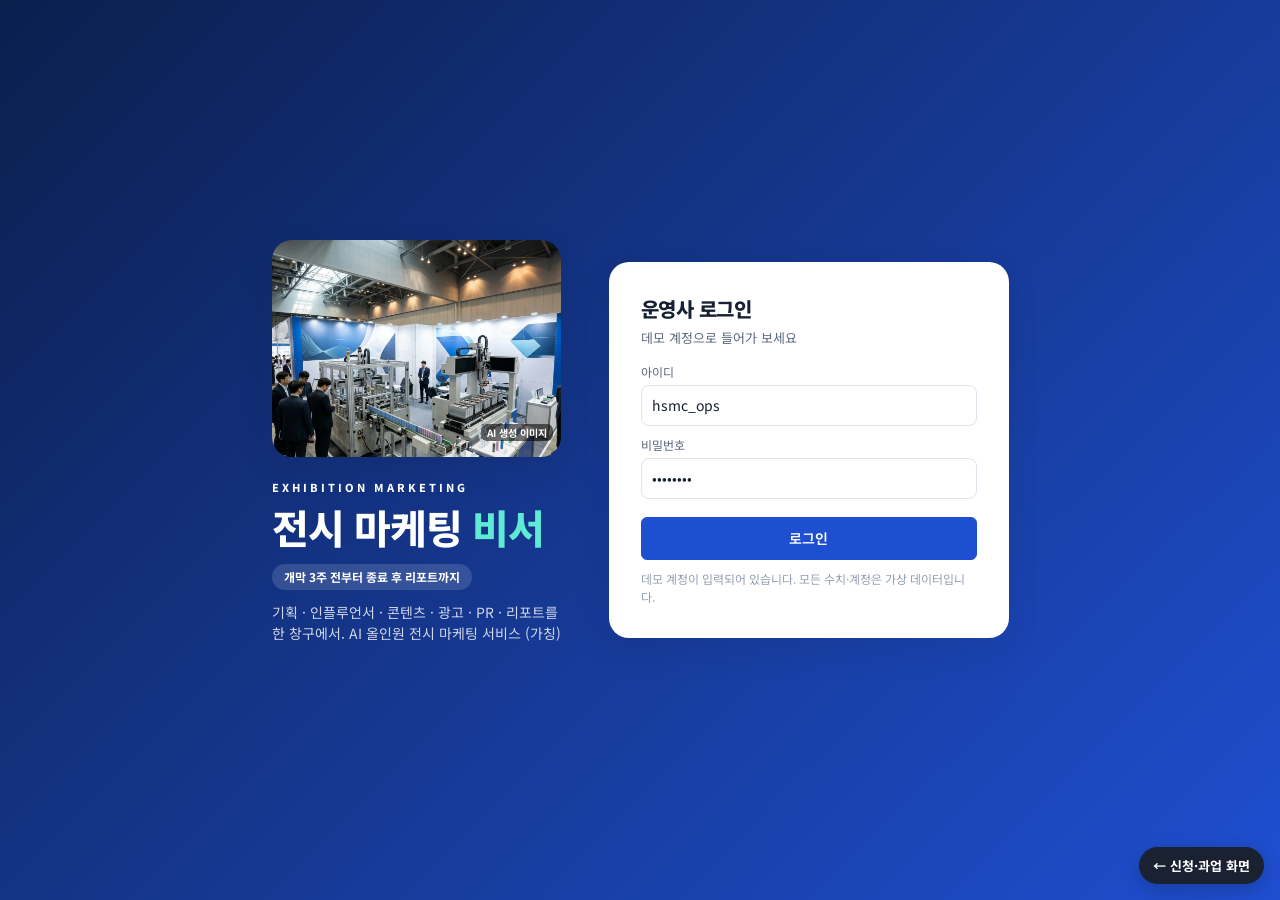
<file: dash/index.html>
<!doctype html>
<html lang="ko">
<head>
<meta charset="utf-8">
<meta name="viewport" content="width=device-width, initial-scale=1">
<title>전시 마케팅 비서 작업 화면</title>
<link rel="preconnect" href="https://fonts.googleapis.com">
<link rel="stylesheet" href="https://fonts.googleapis.com/css2?family=Noto+Sans+KR:wght@400;500;700;800&display=swap">
<style>
:root{
  --bg:#f2f4f8; --panel:#ffffff; --ink:#152033; --sub:#5b687c; --line:#dfe4ec; --sand:#edf1f7;
  --side:#ffffff; --side-ink:#33415a; --brand:#1f4fd1; --brand-weak:#e7edfc; --accent:#0d9488;
  --core:#0d9488; --core-weak:#dcf3f0; --warn:#c2410c; --warn-weak:#fde7db;
  --ok:#15803d; --ok-weak:#e1f3e7; --wait:#8a6312; --wait-weak:#fbefd2; --muted:#94a0b2;
  --c1:#1f4fd1; --c2:#0d9488; --c3:#f59e0b; --c4:#8b5cf6;
}
*{box-sizing:border-box}
html,body{margin:0;height:100%}
body{background:var(--bg);color:var(--ink);font-family:"Pretendard","Noto Sans KR","Malgun Gothic","맑은 고딕",system-ui,sans-serif;font-size:14px;line-height:1.5}
button{font:inherit;cursor:pointer}
input,select,textarea{font:inherit;color:inherit}
.app{display:flex;min-height:100vh}
.side{width:216px;flex:none;background:var(--side);color:var(--side-ink);display:flex;flex-direction:column;padding:20px 0}
.side.admin{background:#1d2b3a}
.logo{padding:0 20px 18px;border-bottom:1px solid rgba(255,255,255,.1)}
.logo b{display:block;color:#fff;font-size:16px}
.logo span{font-size:12px;opacity:.7}
.client{padding:16px 20px;border-bottom:1px solid rgba(255,255,255,.1);font-size:12px}
.client b{display:block;color:#fff;font-size:14px;margin-top:2px}
.nav{list-style:none;margin:12px 0;padding:0;flex:1}
.nav .grp{padding:12px 20px 4px;font-size:11px;opacity:.55}
.nav a{display:flex;justify-content:space-between;align-items:center;padding:9px 20px;color:var(--side-ink);text-decoration:none}
.nav a:hover{background:rgba(255,255,255,.06)}
.nav a.on{background:var(--brand);color:#fff;font-weight:600}
.side.admin .nav a.on{background:#2f5d8a}
.nav .cnt{background:#f5b83d;color:#3b2a00;border-radius:10px;font-size:11px;font-weight:700;padding:0 7px}
.side-foot{padding:12px 20px;font-size:12px;opacity:.75}
.side-foot button{background:none;border:1px solid rgba(255,255,255,.25);color:var(--side-ink);border-radius:6px;padding:4px 10px;margin-top:8px;width:100%}
.main{flex:1;min-width:0;padding:24px 28px 48px}
.top{display:flex;flex-wrap:wrap;gap:12px;align-items:flex-end;justify-content:space-between;margin-bottom:18px}
.top h1{font-size:22px;margin:0}
.top .meta{color:var(--sub);font-size:13px;margin-top:4px}
.demo{display:inline-block;background:var(--wait-weak);color:var(--wait);border-radius:4px;font-size:11px;font-weight:700;padding:1px 6px;margin-left:6px;vertical-align:middle}
.filters{display:flex;gap:8px;flex-wrap:wrap}
.seg{display:inline-flex;background:#fff;border:1px solid var(--line);border-radius:8px;overflow:hidden;flex-wrap:wrap}
.seg button{border:0;background:none;padding:7px 12px;color:var(--sub)}
.seg button.on{background:var(--brand);color:#fff}
select{border:1px solid var(--line);border-radius:8px;padding:7px 10px;background:#fff}
.grid{display:grid;gap:14px}
.grid>*,.ca>*,.preview>*{min-width:0}
.kpis{grid-template-columns:repeat(5,minmax(0,1fr))}
.k4{grid-template-columns:repeat(4,minmax(0,1fr))}
.card{background:var(--panel);border:1px solid var(--line);border-radius:10px;padding:16px;overflow-x:auto}
.card h3{margin:0 0 12px;font-size:15px;display:flex;justify-content:space-between;align-items:center;gap:8px;flex-wrap:wrap}
.card h3 small{font-weight:400;color:var(--sub);font-size:12px}
.kpi .l{color:var(--sub);font-size:13px}
.kpi .v{font-size:26px;font-weight:700;margin:2px 0;font-variant-numeric:tabular-nums}
.kpi .d{font-size:12px;color:var(--sub)}
.kpi.core{background:var(--core-weak);border-color:#7fd3c9}
.kpi.core .v{color:var(--core)}
.tag{display:inline-block;border-radius:4px;font-size:11px;font-weight:700;padding:1px 6px}
.tag.core{background:var(--core);color:#fff}
.tag.ai{background:var(--brand);color:#fff}
.bar{height:6px;background:#eef1f6;border-radius:3px;overflow:hidden;margin-top:8px}
.bar i{display:block;height:100%;background:var(--brand)}
.kpi.core .bar i{background:var(--core)}
.row2{grid-template-columns:2fr 1fr;margin-top:14px}
.row3{grid-template-columns:1fr 1fr;margin-top:14px}
.row13{grid-template-columns:1fr 2fr;margin-top:14px}
.tabs{display:flex;gap:4px;flex-wrap:wrap}
.tabs button{border:1px solid var(--line);background:#fff;border-radius:6px;padding:3px 9px;font-size:12px;color:var(--sub)}
.tabs button.on{border-color:var(--brand);color:var(--brand);font-weight:700;background:var(--brand-weak)}
.bigtabs{display:flex;gap:6px;margin-bottom:14px;flex-wrap:wrap}
.bigtabs button{border:1px solid var(--line);background:#fff;border-radius:8px;padding:8px 16px;color:var(--sub);font-weight:600}
.bigtabs button.on{background:var(--brand);border-color:var(--brand);color:#fff}
svg{display:block;width:100%;height:auto}
svg text{font-family:inherit}
table{width:100%;border-collapse:collapse;font-size:13px}
th{color:var(--sub);font-weight:600;text-align:left;border-bottom:1px solid var(--line);padding:8px 6px;white-space:nowrap}
td{border-bottom:1px solid #eef1f6;padding:8px 6px;vertical-align:middle}
td.n,th.n{text-align:right;font-variant-numeric:tabular-nums}
tr:last-child td{border-bottom:0}
.st{display:inline-block;border-radius:10px;font-size:12px;font-weight:600;padding:1px 9px;white-space:nowrap}
.st.ok{background:var(--ok-weak);color:var(--ok)}
.st.wait{background:var(--wait-weak);color:var(--wait)}
.st.warn{background:var(--warn-weak);color:var(--warn)}
.st.mute{background:#eef1f6;color:var(--sub)}
.st.blue{background:#e5eefa;color:#2d5ea3}
.st.dark{background:#1d2b3a;color:#fff}
.funnel .step{display:flex;align-items:center;gap:10px;margin-bottom:10px}
.funnel .step .lb{width:58px;color:var(--sub);font-size:13px}
.funnel .step .fb{flex:1;background:#eef1f6;border-radius:6px;height:34px;position:relative}
.funnel .step .fb i{position:absolute;inset:0 auto 0 0;border-radius:6px;background:var(--brand)}
.funnel .step .fb span{position:absolute;right:10px;top:7px;color:var(--ink);font-weight:700;font-variant-numeric:tabular-nums}
.funnel .step:first-of-type .fb span{color:#fff}
.funnel .conv{font-size:12px;color:var(--sub);margin:-4px 0 10px 68px}
.note{font-size:12px;color:var(--muted);margin-top:10px}
.btn{border:1px solid var(--line);background:#fff;border-radius:8px;padding:7px 14px}
.btn.pri{background:var(--brand);border-color:var(--brand);color:#fff;font-weight:600}
.btn.warn{color:var(--warn);border-color:#f0c4ad}
.btn.sm{padding:3px 10px;font-size:12px}
.btn:disabled{opacity:.45;cursor:default}
.acts{display:flex;gap:8px;margin-top:10px;flex-wrap:wrap;align-items:center}
/* stepper */
.stepper{display:flex;align-items:flex-start}
.stepper .s{flex:1;text-align:center;position:relative;font-size:12px;color:var(--sub)}
.stepper .s:before{content:"";position:absolute;top:14px;left:-50%;width:100%;height:2px;background:var(--line);z-index:0}
.stepper .s:first-child:before{display:none}
.stepper .s.done:before,.stepper .s.now:before{background:var(--brand)}
.stepper .s i{position:relative;z-index:1;display:inline-flex;width:30px;height:30px;border-radius:50%;align-items:center;justify-content:center;background:#eef1f6;color:var(--sub);font-style:normal;font-weight:700;margin-bottom:4px}
.stepper .s.done i{background:var(--brand);color:#fff}
.stepper .s.now i{background:var(--ink);color:#fff}
.stepper .s.now{color:var(--ink);font-weight:700}
/* thumbs */
.thumb{width:48px;height:48px;border-radius:6px;flex:none;display:flex;align-items:center;justify-content:center;color:#fff;font-size:10px;font-weight:700;text-align:center;line-height:1.2;padding:3px}
.qrow{display:flex;gap:10px;align-items:center;padding:8px 0;border-bottom:1px solid #eef1f6}
.qrow:last-child{border-bottom:0}
.qrow .t{flex:1;min-width:0}
.qrow .t b{display:block;font-size:13px}
.qrow .t span{font-size:12px;color:var(--sub)}
/* content approval */
.ca{display:grid;grid-template-columns:320px 1fr;gap:14px}
.clist .it{display:block;width:100%;text-align:left;background:#fff;border:1px solid var(--line);border-radius:10px;padding:12px;margin-bottom:8px}
.clist .it.on{border-color:var(--brand);box-shadow:0 0 0 2px var(--brand-weak)}
.clist .it .t{font-weight:600}
.clist .it .s{font-size:12px;color:var(--sub);display:flex;justify-content:space-between;margin-top:4px;gap:6px}
.preview{display:grid;grid-template-columns:300px 1fr;gap:16px}
.phone{border:1px solid var(--line);border-radius:12px;overflow:hidden;background:#fff}
.phone .hd{padding:8px 10px;font-size:12px;font-weight:700;border-bottom:1px solid var(--line);display:flex;justify-content:space-between}
.slide{aspect-ratio:1/1;display:flex;flex-direction:column;align-items:center;justify-content:center;text-align:center;color:#fff;font-weight:700;font-size:19px;padding:22px;line-height:1.35;white-space:pre-line}
.slide small{display:block;font-size:12px;font-weight:400;opacity:.85;margin-top:10px;white-space:pre-line}
.slide.v{aspect-ratio:9/12}
.dots{display:flex;justify-content:center;gap:4px;padding:6px}
.dots button{width:7px;height:7px;border-radius:50%;border:0;background:#cfd8d4;padding:0}
.dots button.on{background:var(--brand)}
.phone .cap{padding:10px;font-size:12px;white-space:pre-wrap}
.checks{list-style:none;padding:0;margin:0 0 14px}
.checks li{display:flex;gap:8px;padding:5px 0;font-size:13px;border-bottom:1px solid #f0f3f2}
.checks li b{width:18px;flex:none;text-align:center}
.checks li .r{margin-left:auto;font-size:12px;font-weight:700;white-space:nowrap}
.checks li.ok b,.checks li.ok .r{color:var(--ok)}
.checks li.no b,.checks li.no .r{color:var(--warn)}
.checks li.cf b,.checks li.cf .r{color:var(--core)}
.hist{font-size:12px;color:var(--sub);border-left:2px solid var(--line);padding-left:10px;margin:0 0 12px}
.hist div{margin-bottom:6px}
.hist b{color:var(--ink)}
.askbox{background:#fff7ed;border:1px solid #fed7aa;border-radius:10px;padding:8px 10px;font-size:13px;margin:4px 0 12px}
.revchg{margin:4px 0 12px}
.revchg .rc{border:1px solid var(--line);border-radius:10px;padding:8px 10px;margin:6px 0;font-size:13px;background:#fff}
.revchg .rc .w{font-size:11px;color:var(--sub);margin-bottom:4px}
.revchg del{display:block;color:#b42318;background:#fef3f2;padding:3px 6px;border-radius:6px;white-space:pre-wrap}
.revchg ins{display:block;color:#067647;background:#ecfdf3;text-decoration:none;padding:3px 6px;border-radius:6px;margin-top:4px;white-space:pre-wrap}
mark.ins{background:#d1fadf;color:inherit;border-radius:3px}
.aitag{display:inline-block;font-size:11px;font-weight:700;color:#fff;background:#7357e0;border-radius:999px;padding:2px 9px;margin-bottom:8px}
textarea,.inp{width:100%;border:1px solid var(--line);border-radius:8px;padding:8px;background:#fff}
textarea{min-height:70px;resize:vertical}
.doc{border:1px solid var(--line);border-radius:10px;padding:18px;background:#fff;white-space:pre-wrap;font-size:14px;line-height:1.8}
.doc h4{margin:0 0 4px;font-size:18px;white-space:normal}
.doc .dm{font-size:12px;color:var(--sub);margin-bottom:12px;white-space:normal}
.doc .heroimg{height:120px;border-radius:8px;margin-bottom:12px;display:flex;align-items:flex-end;padding:10px;color:#fff;font-size:12px}
mark{background:#ffe9a8;padding:0 2px;border-radius:2px}
mark.bad{background:#ffd3c2;color:#8a2a00}
.cuts{display:grid;grid-template-columns:repeat(3,minmax(0,1fr));gap:10px}
.cut{border:1px solid var(--line);border-radius:8px;overflow:hidden;background:#fff}
.cut .pic{aspect-ratio:16/10;display:flex;align-items:center;justify-content:center;color:#fff;font-size:12px;font-weight:700;position:relative;padding:8px;text-align:center}
.cut .pic span{position:absolute;top:6px;left:6px;background:rgba(0,0,0,.45);border-radius:4px;padding:0 5px;font-size:10px}
.cut .pic em{position:absolute;top:6px;right:6px;background:rgba(0,0,0,.45);border-radius:4px;padding:0 5px;font-size:10px;font-style:normal}
.cut .tx{padding:8px;font-size:12px}
.cut .tx b{color:var(--sub);font-weight:600;margin-right:4px}
.cut .tx>div+div{margin-top:3px}
.vsrc{display:inline-block;font-size:11px;font-weight:700;padding:0 6px;border-radius:4px}.vsrc.ok{background:#e3f6ee;color:#0d8a5f}.vsrc.cf{background:#fff1e0;color:#c2620c}
video.art{width:100%;height:100%;object-fit:cover;display:block}.upl .ph video{width:100%;height:100%;object-fit:cover;display:block}
.vmode{display:grid;grid-template-columns:1fr 1fr;gap:10px}
.vmc{text-align:left;border:1.5px solid var(--line);background:#fff;border-radius:12px;padding:14px 16px;display:flex;flex-direction:column;gap:6px;cursor:pointer;font:inherit;color:var(--ink)}
.vmc.on{border-color:var(--pri,#2f6bdc);box-shadow:0 0 0 3px rgba(47,107,220,.12)}
.vmc b{font-size:15px}.vmc .d{font-size:13px;color:var(--sub)}.vmc ul{margin:2px 0 0;padding-left:16px;font-size:12px;color:var(--sub)}.vmc li b{font-size:12px;color:var(--ink)}
@media (max-width:700px){.vmode{grid-template-columns:1fr}}
/* forms */
.form{display:grid;grid-template-columns:140px 1fr;gap:10px 14px;align-items:start}
.form label{font-size:13px;color:var(--sub);padding-top:8px}
.form .h{font-size:12px;color:var(--muted);margin-top:2px}
.upl{display:flex;flex-wrap:wrap;gap:8px;align-items:center}
.upl .ph{position:relative;width:76px;height:76px;border-radius:8px;overflow:hidden;border:1px solid var(--line);background:#eef0f4}
.upl .ph img{width:100%;height:100%;object-fit:cover;display:block}
.upl .x{position:absolute;top:3px;right:3px;width:20px;height:20px;border-radius:50%;border:0;background:rgba(0,0,0,.6);color:#fff;font-size:12px;line-height:20px;padding:0;cursor:pointer}
.fchip{display:inline-flex;gap:6px;align-items:center;border:1px solid var(--line);border-radius:999px;padding:4px 6px 4px 11px;font-size:12px;background:#fff}
.fchip a{color:inherit}
.fchip .x{border:0;background:none;color:var(--sub);cursor:pointer;font-size:13px;padding:0 4px}
.fchip .ok{color:#067647;font-weight:700}
.brief{white-space:pre-wrap;background:#f5f3ff;border:1px solid #ddd6fe;border-radius:10px;padding:8px 10px;font-size:13px;margin:4px 0 12px}
textarea.inp{width:100%;min-height:96px;resize:vertical}
.opt{display:grid;grid-template-columns:repeat(3,minmax(0,1fr));gap:10px}
.opt .o{border:1px solid var(--line);border-radius:10px;padding:14px;background:#fff;text-align:left;display:block;width:100%}
.opt .o.on{border-color:var(--brand);box-shadow:0 0 0 2px var(--brand-weak);background:#f7fbf9}
.opt .o .k{font-size:12px;color:var(--sub);display:flex;justify-content:space-between}
.opt .o .h{font-size:16px;font-weight:700;margin:6px 0}
.opt .o .d{font-size:13px;color:var(--sub)}
.opt .o .w{font-size:12px;color:var(--brand);margin-top:8px}
.chips{display:flex;flex-wrap:wrap;gap:6px}
.chip{border:1px solid var(--line);background:#fff;border-radius:16px;padding:4px 12px;font-size:13px;color:var(--sub)}
.chip.on{background:var(--brand-weak);border-color:var(--brand);color:var(--brand);font-weight:700}
.mix{display:flex;height:22px;border-radius:6px;overflow:hidden;margin:6px 0}
.mix div{display:flex;align-items:center;justify-content:center;color:#fff;font-size:11px;font-weight:700}
.toast{position:fixed;right:20px;bottom:20px;background:#0b1426;color:#fff;padding:10px 16px;border-radius:8px;opacity:0;transform:translateY(8px);transition:.2s;pointer-events:none;z-index:9}
.toast.on{opacity:1;transform:none}
.flt{display:flex;gap:8px;flex-wrap:wrap;margin-bottom:12px;align-items:center}
.score{font-weight:700;color:var(--brand)}
.why{font-size:12px;color:var(--sub)}
.selbox{position:sticky;top:12px}
.selbox .p{display:flex;justify-content:space-between;padding:4px 0;font-size:13px}
.tl{position:relative;margin-left:8px;border-left:2px solid var(--line);padding-left:20px}
.tl .ev{position:relative;margin-bottom:14px}
.tl .ev:before{content:"";position:absolute;left:-27px;top:5px;width:12px;height:12px;border-radius:50%;background:#fff;border:2px solid var(--muted)}
.tl .ev.done:before{background:var(--brand);border-color:var(--brand)}
.tl .ev.now:before{background:var(--core);border-color:var(--core);box-shadow:0 0 0 4px var(--core-weak)}
.tl .ev .dd{font-size:12px;color:var(--sub)}
.tl .ev .tt{font-weight:600}
.rep{max-width:880px}
.rep h2{font-size:16px;border-bottom:2px solid var(--ink);padding-bottom:6px;margin:26px 0 12px}
.rep .sum{display:grid;grid-template-columns:repeat(5,1fr);gap:8px}
.rep .sum div{border:1px solid var(--line);border-radius:8px;padding:10px;background:#fff}
.rep .sum b{display:block;font-size:20px}
.rep .sum span{font-size:12px;color:var(--sub)}
.rep ul{margin:6px 0;padding-left:20px}
.rep li{margin-bottom:4px}
.login{min-height:100vh;display:flex;align-items:center;justify-content:center;padding:16px;background:linear-gradient(160deg,#0b1f4d,#1f4fd1)}
.login .box{background:#fff;border-radius:14px;padding:32px;width:100%;max-width:400px}
.login h1{margin:0 0 4px;font-size:20px}
.login p{margin:0 0 16px;color:var(--sub);font-size:13px}
.login label{display:block;font-size:12px;color:var(--sub);margin:10px 0 4px}
.login input{width:100%;border:1px solid var(--line);border-radius:8px;padding:9px 10px}
.login .btn.pri{width:100%;margin-top:18px;padding:10px}
.login .seg{width:100%}
.login .seg button{flex:1}
.empty{color:var(--sub);text-align:center;padding:30px}
/* 첫 화면: 서비스 소개 → 대시보드로 디졸브 */
.intro{position:fixed;inset:0;z-index:50;display:flex;align-items:flex-end;background:#1c2a25;color:#fff;overflow:hidden;opacity:1;transition:opacity .9s ease}
.intro.out{opacity:0;pointer-events:none}
.intro img{position:absolute;inset:0;width:100%;height:100%;object-fit:cover;transform:scale(1.03);transition:transform 6s ease-out}
.intro.go img{transform:scale(1.12)}
.intro .shade{position:absolute;inset:0;background:linear-gradient(180deg,rgba(11,20,38,.15) 0%,rgba(11,20,38,.45) 45%,rgba(11,20,38,.88) 100%)}
.intro .ib{position:relative;z-index:1;width:100%;max-width:980px;padding-block:48px;padding-left:max(24px,6vw);padding-right:max(24px,6vw);opacity:0;transform:translateY(14px);transition:opacity .8s ease .2s,transform .8s ease .2s}
.intro.go .ib{opacity:1;transform:none}
.intro .eb{font-size:12px;font-weight:800;letter-spacing:3px;color:#8fb0f5}
.intro h1{font-size:clamp(30px,4.6vw,54px);line-height:1.18;letter-spacing:-1px;margin:12px 0 14px;text-wrap:balance}
.intro p{font-size:16px;color:#e8e2da;margin:0 0 22px;max-width:640px}
.intro .flow{display:flex;flex-wrap:wrap;gap:8px;margin-bottom:26px}
.intro .flow span{border:1px solid rgba(255,255,255,.35);border-radius:20px;padding:5px 12px;font-size:13px;background:rgba(255,255,255,.08)}
.intro .flow b{color:#8fb0f5;font-weight:700;margin:0 2px}
.intro .row{display:flex;align-items:center;gap:22px;flex-wrap:wrap}
.intro .stat b{display:block;font-size:30px;font-weight:800}
.intro .stat span{font-size:12px;color:#d9d2c9}
.intro .go-btn{background:#fff;color:#ffffff;border:0;border-radius:12px;padding:14px 26px;font-weight:800;font-size:16px;cursor:pointer;box-shadow:0 6px 20px rgba(0,0,0,.25);transition:transform .15s}
.intro .go-btn:hover{transform:translateY(-2px)}
.intro .go-btn:focus-visible{outline:3px solid #8fb0f5;outline-offset:3px}
.intro .timer{position:absolute;left:0;bottom:0;height:3px;background:#0d9488;width:0;z-index:2}
.intro.go .timer{width:100%;transition:width 4.2s linear}
.intro .aitag{right:16px;bottom:14px}
.logo{cursor:pointer}
@media (prefers-reduced-motion:reduce){.intro,.intro img,.intro .ib,.intro.go .timer{transition:none!important}.intro img,.intro.go img{transform:none}}
/* 게시물이 보이는 화면: 브랜드 피드 · 인플루언서 게시물 · 체험단 후기 */
.igp{display:flex;align-items:center;gap:14px;margin-bottom:12px}
.igp .pfp{width:56px;height:56px;border-radius:50%;background:linear-gradient(135deg,#0d9488,#f59e0b);padding:2px}
.igp .pfp div{width:100%;height:100%;border-radius:50%;background:#fff;display:flex;align-items:center;justify-content:center;font-weight:800;color:var(--brand)}
.igp .nums{display:flex;gap:18px;font-size:13px;color:var(--sub)}
.igp .nums b{display:block;color:var(--ink);font-size:16px}
.feed{display:grid;grid-template-columns:repeat(3,minmax(0,1fr));gap:4px}
.fi{position:relative;aspect-ratio:1/1;overflow:hidden;border:0;padding:0;background:var(--sand);cursor:pointer;border-radius:4px;display:block;width:100%}
.fi .ov{position:absolute;left:6px;top:6px;z-index:1}
.fi .kd{position:absolute;right:6px;top:6px;z-index:1;background:rgba(0,0,0,.55);color:#fff;font-size:10px;border-radius:6px;padding:1px 6px}
.fi .mt{position:absolute;left:0;right:0;bottom:0;z-index:1;background:linear-gradient(transparent,rgba(0,0,0,.65));color:#fff;font-size:11px;padding:18px 8px 6px;text-align:left}
.fi.up img{filter:saturate(.6) brightness(.92)}
.pcs{display:grid;grid-template-columns:repeat(auto-fill,minmax(210px,1fr));gap:12px}
.pc{border:1px solid var(--line);border-radius:14px;overflow:hidden;background:#fff;display:flex;flex-direction:column}
.pc .ph{position:relative;aspect-ratio:4/5}
.pc .ph .hit{position:absolute;left:8px;bottom:8px;z-index:1;background:var(--accent);color:#fff;border-radius:10px;padding:3px 9px;font-size:12px;font-weight:700}
.pc .hd{display:flex;align-items:center;gap:6px;padding:9px 10px 0;font-size:12px;font-weight:700}
.pc .hd .av{width:24px;height:24px;margin:0}
.pc .cp{padding:6px 10px;font-size:12px;color:var(--sub);display:-webkit-box;-webkit-line-clamp:2;-webkit-box-orient:vertical;overflow:hidden;min-height:38px}
.pc .ms{display:flex;justify-content:space-between;padding:8px 10px 10px;border-top:1px solid #eceff5;font-size:12px;color:var(--sub);margin-top:auto}
.pc .ms b{color:var(--ink)}
.pc.rv .ph{aspect-ratio:16/10}
.pc.rv .tt{padding:8px 10px 0;font-weight:700;font-size:13px;line-height:1.4}
.pc.rv .ms{flex-direction:column;gap:2px}.pc.rv .ms span{white-space:nowrap;overflow:hidden;text-overflow:ellipsis}
@media (max-width:720px){.pcs{grid-template-columns:repeat(2,minmax(0,1fr))}}
.toprow{grid-template-columns:1.25fr 1fr}
@media (max-width:1100px){.toprow{grid-template-columns:1fr}}
.aibox{background:linear-gradient(160deg,#eef3fd,#fff 60%);border-color:#d3def7}
.aibox .brief{display:flex;align-items:center;gap:8px;font-size:13px;background:var(--brand);color:#fff;border-radius:10px;padding:8px 12px;margin-bottom:6px}
.aibox .brief .ic{color:#fff}
.rec .ri{flex:none;width:34px;height:34px;border-radius:10px;background:var(--brand-weak);color:var(--brand);display:flex;align-items:center;justify-content:center}
.rec.info .ri{background:#ccfbf1;color:var(--accent)}
.toprow .rec .t span,.toprow .qrow .t span{display:block;white-space:nowrap;overflow:hidden;text-overflow:ellipsis}
.hero2{position:relative;border-radius:14px;overflow:hidden;min-height:230px;margin-bottom:14px;color:#fff;background:#152033}
.hero2 .hv{position:absolute;inset:0;background:linear-gradient(90deg,rgba(13,25,52,.92) 0%,rgba(13,25,52,.78) 45%,rgba(13,25,52,.15) 100%)}
.hero2 .hc{position:relative;z-index:1;padding:24px 28px;max-width:760px}
.hero2 .eb{font-size:12px;font-weight:800;letter-spacing:1.5px;color:#5eead4}
.hero2 h2{font-size:26px;margin:6px 0 2px;letter-spacing:-.5px}
.hero2 .hm{font-size:13px;color:#c7d2e6}
.hero2 .hp{height:6px;border-radius:3px;background:rgba(255,255,255,.2);margin:14px 0 16px;max-width:520px;overflow:hidden}
.hero2 .hp i{display:block;height:100%;background:#5eead4}
.hero2 .hs{display:flex;gap:30px;flex-wrap:wrap}
.hero2 .hs b{display:block;font-size:30px;font-weight:800;line-height:1.1;font-variant-numeric:tabular-nums}
.hero2 .hs b small{font-size:15px;font-weight:600;margin-left:2px}
.hero2 .hs span{font-size:12px;color:#c7d2e6}
.hero2 .hs .c b{color:#5eead4}
.clips{display:grid;grid-template-columns:repeat(4,minmax(0,1fr));gap:12px}
.clip{border:1px solid var(--line);border-radius:10px;overflow:hidden;background:#fff;display:flex;flex-direction:column}
.clip .ph{position:relative;aspect-ratio:16/9}
.clip .mk{position:absolute;left:8px;top:8px;z-index:2;background:rgba(255,255,255,.92);color:var(--brand);font-size:11px;font-weight:700;border-radius:6px;padding:1px 7px}
.clip .mk.gl{color:var(--accent)}
.clip .tt{padding:8px 10px 0;font-weight:700;font-size:13px;line-height:1.4;display:-webkit-box;-webkit-line-clamp:2;-webkit-box-orient:vertical;overflow:hidden}
.clip .ms{display:flex;justify-content:space-between;gap:6px;padding:6px 10px 10px;font-size:12px;color:var(--sub);margin-top:auto}
.clip .ms span:first-child{white-space:nowrap;overflow:hidden;text-overflow:ellipsis}
@media (max-width:900px){.clips{grid-template-columns:repeat(2,minmax(0,1fr))}.hero2 .hs{gap:18px}.hero2 .hs b{font-size:24px}}
.toprow .scrl{max-height:186px;overflow-y:auto;overscroll-behavior:contain;padding-right:4px;mask-image:linear-gradient(180deg,#000 85%,transparent);-webkit-mask-image:linear-gradient(180deg,#000 85%,transparent)}
.toprow .scrl .qrow,.toprow .scrl .rec{min-height:58px;padding:6px 0}
.toprow .scrl:focus-visible{outline:2px solid var(--brand);outline-offset:2px}
.toprow .scrl::-webkit-scrollbar{width:6px}.toprow .scrl::-webkit-scrollbar-thumb{background:#d6cdc2;border-radius:3px}
.rec{display:flex;gap:8px;align-items:center;padding:9px 0;border-bottom:1px solid #e6efe9}
.rec:last-of-type{border-bottom:0}
.rec .t{flex:1;min-width:0}.rec .t b{display:block;font-size:13px}.rec .t span{font-size:12px;color:var(--sub)}
.rec.info .t b{color:var(--accent)}
@media (max-width:1100px){.aibox{grid-column:auto}}
.view.entering{animation:viewIn .32s ease both}
.view.leaving{opacity:0;transition:opacity .16s ease}
@keyframes viewIn{from{opacity:0;transform:translateY(6px)}to{opacity:1;transform:none}}
@media (prefers-reduced-motion:reduce){.view.entering{animation:none}.view.leaving{transition:none}}
.acct{background:none;border:0;padding:0;display:inline-flex;align-items:center;gap:0;color:var(--ink);font:inherit;text-align:left;cursor:pointer}
.acct:hover{color:var(--brand);text-decoration:underline;text-underline-offset:3px}
.igm{position:fixed;inset:0;z-index:40;background:rgba(20,24,22,.55);display:flex;align-items:center;justify-content:center;padding:16px;animation:viewIn .2s ease both}
.igw{background:#fff;width:100%;max-width:440px;max-height:min(760px,92vh);border-radius:18px;overflow:hidden;display:flex;flex-direction:column;box-shadow:0 20px 60px rgba(0,0,0,.3)}
.igbar{display:flex;justify-content:space-between;align-items:center;padding:12px 14px;border-bottom:1px solid var(--line)}
.igx{background:none;border:0;font-size:18px;cursor:pointer;color:var(--sub);padding:2px 6px}
.igscroll{overflow-y:auto}
.igw.artw{max-width:620px}
.arts{padding:18px 22px 20px}
.arts h2{font-size:21px;line-height:1.4;margin:0 0 6px;letter-spacing:-.3px}
.arts .by{font-size:12px;color:var(--sub);padding-bottom:12px;border-bottom:1px solid var(--line);margin-bottom:14px}
.arts .ph{position:relative;aspect-ratio:16/9;border-radius:10px;overflow:hidden;margin-bottom:14px}
.arts p{font-size:15px;line-height:1.8;margin:0 0 12px}
.ana{display:flex;gap:14px;align-items:center;background:var(--brand-weak);border-radius:12px;padding:12px 14px;margin-bottom:14px}
.ana .sc{flex:none;width:70px;text-align:center}.ana .sc b{display:block;font-size:28px;font-weight:800;color:var(--brand);line-height:1.1}.ana .sc span{font-size:11px;color:var(--sub)}
.ana .bd{flex:1;min-width:0}.ana .hd{font-size:13px;font-weight:700;display:flex;align-items:center;gap:6px;margin-bottom:6px}
.ana .rw{display:flex;flex-wrap:wrap;align-items:center;gap:5px;margin-top:4px;font-size:12px}
.ana .lb{width:70px;color:var(--sub)}
.ana .ch{border:1px solid var(--line);background:#fff;color:var(--sub);border-radius:999px;padding:1px 8px}
.ana .ch.on{border-color:var(--brand);color:var(--brand);font-weight:600}
.clip[data-clip]{cursor:pointer;transition:box-shadow .15s}.clip[data-clip]:hover{box-shadow:0 4px 14px rgba(21,32,51,.12)}
.clip[data-clip]:focus-visible{outline:2px solid var(--brand);outline-offset:2px}
.arts .ft{display:flex;justify-content:space-between;gap:8px;font-size:12px;color:var(--sub);border-top:1px solid var(--line);padding-top:10px;margin:16px 0 6px}
.igh{display:flex;align-items:center;gap:22px;padding:16px 16px 8px}
.av.big{width:84px;height:84px;margin:0;border:3px solid #fff;box-shadow:0 0 0 2px #0d9488}
.ign{display:flex;gap:18px;flex:1;justify-content:space-around;text-align:center;font-size:12px;color:var(--sub)}
.ign b{display:block;font-size:17px;color:var(--ink)}
.igbio{padding:0 16px 12px;font-size:13px;line-height:1.5}
.igcamp{margin:0 14px 12px;background:var(--sand);border-radius:12px;padding:10px 12px}
.igct{font-size:12px;font-weight:700;margin-bottom:8px;display:flex;align-items:center;gap:6px}
.igst{display:grid;grid-template-columns:repeat(3,1fr);gap:8px}
.igst div{font-size:11px;color:var(--sub)}.igst b{display:block;font-size:14px;color:var(--ink)}
.iggrid{display:grid;grid-template-columns:repeat(3,1fr);gap:2px;margin-bottom:10px}
.igt{position:relative;aspect-ratio:1/1;overflow:hidden;background:var(--sand)}
.igt .spon{position:absolute;left:5px;bottom:5px;z-index:1;background:var(--accent);color:#fff;font-size:10px;border-radius:6px;padding:1px 6px;font-weight:700}
.igt .multi{position:absolute;right:5px;top:5px;z-index:1;background:rgba(0,0,0,.55);color:#fff;font-size:10px;border-radius:6px;padding:0 5px}
/* ===== 전시 테마: 소프트 · 비주얼 ===== */
body{font-family:"Pretendard","Noto Sans KR","Malgun Gothic","맑은 고딕",system-ui,sans-serif}
h1{font-weight:800;letter-spacing:-.5px}
.top h1{font-size:26px}
.card{border:1px solid var(--line);border-radius:16px;box-shadow:0 1px 2px rgba(21,32,51,.04),0 6px 20px rgba(21,32,51,.04)}
.card h3{font-size:15px;font-weight:700}
.demo{background:var(--sand);color:var(--sub);border-radius:20px;padding:1px 9px;margin-left:10px;font-weight:600}
/* 아이콘 */
.ic{display:inline-flex;align-items:center;justify-content:center;flex:none}
.ic svg{width:18px;height:18px}
/* 사이드바 */
.side,.side.admin{background:#ffffff}
.side.admin{background:#2b3440}
.logo b{font-size:18px;font-weight:800;color:#fff;display:flex;flex-direction:column;align-items:flex-start}
.logo b:before{content:"EXHIBITION";font-size:10px;font-weight:700;letter-spacing:3px;color:#8fb0f5;margin-bottom:4px}
.nav a{margin:2px 10px;border-radius:10px;padding:8px 12px}
.nav .nl{display:inline-flex;align-items:center;gap:10px}
.nav .grp.prep{margin-top:10px;border-top:1px solid var(--line);padding:8px 10px 2px;opacity:1}
.nav .grp.prep button{display:flex;align-items:center;gap:6px;width:100%;background:none;border:0;padding:6px 10px;border-radius:8px;font:inherit;font-size:11px;color:var(--side-ink);opacity:.8;cursor:pointer;text-align:left}
.nav .grp.prep button:hover{background:var(--sand);opacity:1}
.nav .grp.prep .done{background:#ccfbf1;color:var(--accent);border-radius:6px;padding:0 6px;font-weight:700}
.nav .grp.prep .car{margin-left:auto}
.nav .nl .ic svg{width:17px;height:17px;opacity:.85}
.nav a.on,.side.admin .nav a.on{background:#fff;color:var(--ink);font-weight:700}
.nav a.on .ic svg{opacity:1;color:var(--brand)}
.nav .cnt{background:var(--accent);color:#fff}
.nav .grp{letter-spacing:1.5px;font-size:10px;opacity:.6;padding-top:14px}
.side-foot button{border-radius:20px}
/* 흐르는 띠 */
.marquee{margin:-24px -28px 22px;background:#e7edfc;color:#1f3a8a;overflow:hidden;white-space:nowrap;font-size:12px;font-weight:700;letter-spacing:1px}
.marquee div{display:inline-block;padding:7px 0;animation:mq 40s linear infinite}
.marquee span{margin:0 14px}
.marquee b{color:var(--accent);font-weight:800}
@keyframes mq{from{transform:translateX(0)}to{transform:translateX(-50%)}}
@media (prefers-reduced-motion:reduce){.marquee div{animation:none}}
/* 버튼·컨트롤 */
.btn{border:1px solid var(--line);border-radius:10px;font-weight:600;background:#fff;color:var(--ink)}
.btn:hover:not(:disabled){background:#f0f3f9}
.btn.pri{background:var(--brand);border-color:var(--brand);color:#fff}
.btn.pri:hover:not(:disabled){background:#264d42}
.btn.warn{color:var(--accent);border-color:#a6e3dc;background:#fff}
.seg{border:1px solid var(--line);border-radius:10px;background:#fff}
.seg button{color:var(--sub);font-weight:600}
.seg button.on{background:var(--brand);color:#fff}
select,.inp,textarea{border:1px solid var(--line);border-radius:10px;background:#fff}
.tabs button,.chip{border:1px solid var(--line);border-radius:20px;color:var(--sub)}
.tabs button.on,.chip.on{background:var(--brand-weak);color:var(--brand);border-color:#b9d3c6;font-weight:700}
.bigtabs button{border:1px solid var(--line);border-radius:12px;color:var(--sub);background:#fff}
.bigtabs button.on{background:var(--brand);border-color:var(--brand);color:#fff}
/* KPI */
.kpi .l{display:flex;align-items:center;gap:8px;color:var(--sub);font-weight:600;font-size:13px;margin-bottom:6px;flex-wrap:wrap}
.kpi .l .ic{width:32px;height:32px;border-radius:10px;background:var(--brand-weak);color:var(--brand)}
.grid>.kpi:nth-child(2) .l .ic{background:#e5edf5;color:#3f6489}
.grid>.kpi:nth-child(3) .l .ic{background:#faf1d9;color:#9a7420}
.grid>.kpi:nth-child(4) .l .ic{background:#f0e8f3;color:#7a4f87}
.kpi .v{font-size:28px;font-weight:800;letter-spacing:-.5px}
.kpi.core{background:linear-gradient(140deg,#dcf3f0,#fff6f2);border-color:#a6e3dc}
.kpi.core .l .ic{background:var(--accent);color:#fff}
.kpi.core .v{color:var(--accent)}
.kpi.core .bar i{background:var(--accent)}
.tag.core{background:var(--accent);color:#fff;border-radius:10px}
.tag.ai{background:var(--brand);border-radius:10px}
.bar{background:#e6eaf1;border-radius:6px;height:6px}
.bar i{background:var(--brand);border-radius:6px}
/* 상태 */
.st{border-radius:12px;font-weight:600}
.st.ok{background:#e1f3e7;color:#15803d}
.st.wait{background:#fbefd2;color:#8a6312}
.st.warn{background:#fde7db;color:#c2410c}
.st.blue{background:#e5edf5;color:#3f6489}
.st.mute{background:#eceff5;color:var(--sub)}
.st.dark{background:#2b3440;color:#fff}
th{color:var(--sub);font-weight:600;border-bottom:1px solid var(--line)}
td{border-bottom:1px solid #eceff5}
/* 진행 단계 */
.stepper .s:before{height:3px;top:14px;background:#e6eaf1;border-radius:3px}
.stepper .s.done:before,.stepper .s.now:before{background:var(--brand)}
.stepper .s.done i{background:var(--brand)}
.stepper .s.now i{background:var(--accent);color:#fff;box-shadow:0 0 0 5px #fde7db}
/* 이미지 */
.art{position:absolute;inset:0;display:block;width:100%;height:100%;object-fit:cover}
.thumb,.hero .ha,.poster .pa,.opt .oa,.mini div{position:relative}
.av{object-fit:cover;padding:0}
.aitag{position:absolute;right:8px;bottom:8px;background:rgba(0,0,0,.55);color:#fff;font-size:10px;border-radius:6px;padding:1px 6px;z-index:2}
.hero{display:grid;grid-template-columns:300px 1fr;gap:0;padding:0;overflow:hidden;margin-bottom:14px}
.hero .ha{min-height:210px}
.hero .hb{padding:22px 26px;display:flex;flex-direction:column;justify-content:center}
.hero .eb{font-size:12px;font-weight:800;letter-spacing:2px;color:var(--accent)}
.hero h2{font-size:26px;margin:6px 0 4px;letter-spacing:-.5px}
.hero .hm{font-size:13px;color:var(--sub)}
.hero .hp{display:flex;align-items:center;gap:10px;margin:14px 0;font-size:12px;color:var(--sub)}
.hero .hp .bar{flex:1;margin:0;height:8px}
.hero .hs{display:flex;gap:28px;flex-wrap:wrap}
.hero .hs b{display:block;font-size:22px;font-weight:800}
.hero .hs span{font-size:12px;color:var(--sub)}
.hero .hs .c b{color:var(--accent)}
.thumb{width:52px;height:52px;border-radius:12px;overflow:hidden;padding:0}
.slide{position:relative;padding:0;color:var(--ink);overflow:hidden}
.slide .art{position:absolute;inset:0}
.slide .sc{position:absolute;left:12px;right:12px;bottom:12px;background:rgba(255,255,255,.93);border-radius:12px;padding:10px 12px;text-align:left;font-size:16px;font-weight:800;line-height:1.3;white-space:pre-line}
.slide .sc small{display:block;font-size:12px;font-weight:500;color:var(--sub);margin-top:4px;opacity:1}
.phone{border-radius:18px;box-shadow:0 8px 24px rgba(21,32,51,.08)}
.phone .hd{align-items:center}
.phone .hd .pf{display:inline-flex;align-items:center;gap:6px}
.phone .hd .pf i{width:22px;height:22px;border-radius:50%;background:linear-gradient(135deg,#0d9488,#f59e0b);display:inline-block}
.cut{border-radius:12px}
.cut .pic{padding:0;color:var(--ink)}
.cut .pic .art{position:absolute;inset:0}
.cut .pic span,.cut .pic em{z-index:1;background:rgba(21,32,51,.7);color:#fff}
.doc{border-radius:14px}
.doc .heroimg{height:170px;padding:0;overflow:hidden;position:relative;border-radius:12px}
.doc .heroimg span{position:absolute;left:10px;bottom:10px;background:rgba(255,255,255,.9);color:var(--sub);border-radius:8px;padding:2px 8px;font-size:11px}
.opt .o{border-radius:14px;padding:0;overflow:hidden;display:flex;flex-direction:column;justify-content:flex-start;align-items:stretch}
.opt .o .oa{height:110px}
.opt .o .ob{padding:12px 14px}
.opt .o.on{border-color:var(--brand);box-shadow:0 0 0 2px var(--brand-weak)}
.av{display:inline-block;width:30px;height:30px;border-radius:50%;align-items:center;justify-content:center;font-size:12px;font-weight:800;color:var(--ink);margin-right:8px;vertical-align:middle;flex:none}
.clist .it{border-radius:12px;display:flex;gap:10px;align-items:center}
.clist .it .thumb{width:44px;height:44px}
.clist .it .ib{flex:1;min-width:0}
.clist .it.on{border-color:var(--brand);box-shadow:0 0 0 2px var(--brand-weak)}
.qrow{gap:12px}
.mini{display:flex;gap:8px;margin-top:12px}
.mini div{flex:1;height:80px;border-radius:12px;overflow:hidden}
.funnel .step .fb{border-radius:10px}
.funnel .step .fb i{border-radius:10px}
.tl .ev.done:before{background:var(--brand);border-color:var(--brand)}
.tl .ev.now:before{background:var(--accent);border-color:var(--accent);box-shadow:0 0 0 4px #fde7db}
.rep .sum div{border-radius:12px}
mark{background:#faecc4}
.toast{background:#1d2b3a;color:#fff;border-radius:12px;max-width:calc(100vw - 40px);box-shadow:0 8px 24px rgba(21,32,51,.25)}
.main a{color:var(--brand);font-weight:600}
/* 로그인 */
.login{background:linear-gradient(135deg,#e7edfc,#f2f4f8 55%,#d6e0f7);gap:48px;flex-wrap:wrap}
.poster{max-width:440px}
.poster .pa{width:100%;aspect-ratio:4/3;border-radius:20px;overflow:hidden;box-shadow:0 12px 32px rgba(21,32,51,.12);margin-bottom:22px}
.poster .eb{font-size:11px;font-weight:800;letter-spacing:3px;color:var(--accent);margin-bottom:8px}
.poster .big{font-size:40px;font-weight:800;line-height:1.15;letter-spacing:-1px;color:var(--ink)}
.poster .big em{font-style:normal;color:var(--brand)}
.poster .tk{display:inline-block;margin-top:14px;background:#fff;border-radius:20px;padding:4px 12px;font-size:12px;font-weight:700;color:var(--sub)}
.poster p{font-size:14px;color:var(--sub);margin-top:12px}
.login .box{border:0;border-radius:20px;box-shadow:0 12px 32px rgba(21,32,51,.1)}
.login .seg{display:flex}
@media (max-width:1100px){.hero{grid-template-columns:1fr}.hero .ha{height:200px}}
@media (max-width:720px){.marquee{margin:-16px -16px 16px}.poster .big{font-size:32px}.top h1{font-size:22px}}

@media (max-width:1100px){.kpis{grid-template-columns:repeat(3,1fr)}.k4{grid-template-columns:repeat(2,1fr)}.row2,.row3,.row13,.ca,.preview{grid-template-columns:1fr}.opt{grid-template-columns:1fr}.cuts{grid-template-columns:repeat(2,1fr)}.rep .sum{grid-template-columns:repeat(3,1fr)}}
.cal{display:grid;grid-template-columns:repeat(7,minmax(0,1fr));gap:4px}
.cal .cw{font-size:12px;color:var(--sub);text-align:center;padding:4px 0}
.cal .cd{min-height:104px;border:1px solid var(--line);border-radius:10px;padding:5px;background:#fff;font-size:11px;overflow:hidden}
.cal .cd.off{background:none;border:0}
.cal .cd.run{background:#f3f8f5}
.cal .cd.today{border:2px solid var(--accent)}
.cal .dn{font-weight:700;font-size:12px;margin-bottom:3px}
.cal .ce{border-radius:6px;padding:1px 5px;margin-bottom:2px;white-space:nowrap;overflow:hidden;text-overflow:ellipsis;border-left:3px solid transparent}
.cal .cd{cursor:pointer}.cal .cd:hover{border-color:#cfc6bb}.cal .cd.sel{box-shadow:0 0 0 2px var(--brand)}
.cdot{display:inline-block;width:8px;height:8px;border-radius:50%;margin-right:5px;vertical-align:middle;flex:none}
.qrow .cdot{width:10px;height:10px}
.cal .ce.ms{color:var(--sub)}
.cal .ce.ok{background:#e1f3e7}.cal .ce.wait{background:#fbefd2}.cal .ce.warn{background:#fde7db}.cal .ce.blue{background:#e5edf5}.cal .ce.mute{background:#eceff5}
.chat{display:flex;flex-direction:column;gap:10px;margin-bottom:12px}
.bub{max-width:75%;padding:10px 14px;border-radius:14px;font-size:14px;white-space:pre-wrap}
.bub.pm{background:var(--sand);align-self:flex-start;border-top-left-radius:4px}
.bub.client{background:var(--brand-weak);align-self:flex-end;border-top-right-radius:4px}
.bub .bw{font-size:11px;color:var(--sub);margin-bottom:3px}
@media (max-width:720px){
  .clist{display:flex;gap:8px;overflow-x:auto;padding-bottom:4px}.clist .it{min-width:240px;margin:0}
  .acts.appr{position:sticky;bottom:0;background:#fff;padding:10px 0;margin:0;z-index:3;border-top:1px solid var(--line)}
  .acts.appr .btn{flex:1;padding:12px}
  .phone{max-width:100%}.cuts{grid-template-columns:1fr 1fr}
  .cal .cd{min-height:60px}.cal .ce{font-size:9px}
  .row13{grid-template-columns:1fr}.bub{max-width:90%}
}
@media (max-width:720px){.app{flex-direction:column}.side{width:auto;padding:12px 0}.nav{display:flex;overflow-x:auto;margin:8px 0}.nav .grp{display:none}.nav a{white-space:nowrap;padding:8px 14px}.side-foot,.client{display:none}.main{padding:16px}.kpis,.k4{grid-template-columns:repeat(2,1fr)}.form{grid-template-columns:1fr}.form label{padding-top:0}}
@media print{.side,.top .filters,.noprint{display:none!important}body{background:#fff}.main{padding:0}.card{break-inside:avoid}}
/* ===== 전시 테마: B2B 네이비·블루 (팝업과 구분) ===== */
.side,.side.admin{background:#fff;border-right:1px solid var(--line);color:var(--side-ink)}
.side.admin{background:#f7f9fc}
.logo b{color:var(--ink)}
.logo b:before{color:var(--brand)}
.side .client,.side-foot{color:var(--sub);border-color:var(--line)!important}
.side .client b,.side .client div{color:var(--ink)}
.side-foot button{border-color:var(--line);color:var(--side-ink)}
.nav a{color:var(--side-ink);border-radius:6px}
.nav a:hover{background:var(--sand)}
.nav a.on,.side.admin .nav a.on{background:var(--brand);color:#fff;font-weight:700}
.nav a.on .ic svg{color:#fff}
.nav .grp{color:var(--brand);opacity:.8;font-weight:800}
.card{border-radius:8px;box-shadow:none}
.btn{border-radius:6px}
.marquee{display:none}
.main{padding-top:24px}
.top h1{letter-spacing:-.3px}
.login{background:linear-gradient(135deg,#0b1f4d,#1f4fd1)!important}
.login .poster .big,.login .poster .tk,.login .poster .eb{color:#fff}
.login .poster{color:rgba(255,255,255,.8)}
.login .poster *:not(.aitag){color:inherit}
.login .poster .big,.login .poster .eb{color:#fff}
.login .poster em{color:#5eead4!important}
#root.fadeout{opacity:0;transition:opacity .35s ease}
#root.fadein{animation:rootIn .5s ease}
@keyframes rootIn{from{opacity:0}to{opacity:1}}
.login .poster .tk{background:rgba(255,255,255,.14)!important;color:#fff!important}
/* 바이어 상담 · 프레스룸 */
tr.pick{cursor:pointer}tr.pick:hover td{background:#f5f8fe}tr.pick.on td{background:var(--brand-weak)}
.mailbox{border:1px solid var(--line);border-radius:10px;background:#fbfcfe;overflow:hidden}
.mailbox .ms{display:flex;gap:8px;padding:8px 12px;border-bottom:1px solid var(--line);font-size:13px}.mailbox .ms span{color:var(--sub);flex:none}
.mailbox .mb{padding:10px 12px;font-size:13px;line-height:1.7;white-space:pre-wrap}
.mgrid{display:grid;grid-template-columns:52px repeat(4,1fr);gap:4px}
.mgrid .mh{font-size:12px;font-weight:700;text-align:center;padding:4px 0;color:var(--sub)}.mgrid .mh.today{color:var(--brand)}
.mgrid .mt{font-size:11px;color:var(--sub);text-align:right;padding:8px 6px 0 0}
.ms2{border:1px dashed var(--line);background:#fff;border-radius:8px;min-height:40px;font-size:11px;color:var(--muted);cursor:pointer;padding:3px 6px;text-align:left;line-height:1.3}
.ms2:hover{border-color:var(--brand)}
.ms2.bk{border:0;background:var(--brand-weak);color:var(--ink)}.ms2.bk b{display:block;font-size:11px;white-space:nowrap;overflow:hidden;text-overflow:ellipsis}.ms2.bk span{font-size:10px;color:var(--sub)}
.ms2.bk.on{outline:2px solid var(--brand)}.ms2.past{opacity:.55;cursor:default}.ms2.past.bk{cursor:pointer}
.ms2.bl{background:repeating-linear-gradient(45deg,#f1f3f6,#f1f3f6 6px,#fff 6px,#fff 12px);color:var(--sub)}
.gph{display:grid;grid-template-columns:repeat(3,1fr);gap:10px}
.gph figure{margin:0}.gph .ph{position:relative;aspect-ratio:3/2;border-radius:8px;overflow:hidden}.gph figcaption{font-size:12px;color:var(--sub);margin-top:4px}
.room{border:1px solid var(--line);border-radius:12px;overflow:hidden;background:#fff}
.room .rh{position:relative;height:150px}.room .rv{position:absolute;inset:0;background:linear-gradient(90deg,rgba(13,25,52,.9),rgba(13,25,52,.3))}
.room .rt{position:absolute;left:18px;bottom:16px;color:#fff;z-index:1}.room .rt span{font-size:11px;font-weight:800;letter-spacing:2px;color:#5eead4}.room .rt b{display:block;font-size:18px}.room .rt em{font-style:normal;font-size:12px;color:#c7d2e6}
.room .emb{font-size:12px;background:#f0fdfa;color:var(--accent);padding:8px 14px}
.room .rf{display:grid;grid-template-columns:1fr 1fr;gap:8px;padding:12px 14px}
.room .fi2{display:flex;align-items:center;gap:10px;border:1px solid var(--line);border-radius:10px;padding:8px 10px}.room .fi2 div{flex:1;min-width:0}.room .fi2 b{display:block;font-size:13px}.room .fi2 span{font-size:11px;color:var(--sub)}
.room .rp{display:grid;grid-template-columns:repeat(4,1fr);gap:6px;padding:0 14px}.room .rp div{position:relative;aspect-ratio:1/1;border-radius:8px;overflow:hidden}
@media (max-width:720px){.mgrid{grid-template-columns:40px repeat(4,1fr)}.room .rf{grid-template-columns:1fr}.gph{grid-template-columns:1fr 1fr}}
@media (max-width:720px){
  .main table.ct,.main table.ct tbody,.main table.ct tr,.main table.ct td{display:block;width:100%}
  .main table.ct tr:first-child{display:none}
  .main table.ct tr{border:1px solid var(--line);border-radius:12px;padding:6px 12px;margin-bottom:8px;background:#fff}
  .main table.ct td{border:0;padding:5px 0;display:flex;justify-content:space-between;align-items:center;gap:12px;text-align:right;white-space:normal}
  .main table.ct td::before{content:attr(data-l);color:var(--sub);font-size:12px;font-weight:400;text-align:left;flex:none;max-width:45%}
  .main table.ct td:first-child{justify-content:flex-start;text-align:left;font-weight:700;border-bottom:1px solid var(--line);padding-bottom:7px;margin-bottom:2px}
  .main table.ct td:first-child::before{display:none}
}
/* ===== 사용성 점검 반영 (2026-10-20) ===== */
/* PC: 긴 화면을 내려도 왼쪽 메뉴가 그대로 보이게 */
.side{position:sticky;top:0;height:100vh;overflow-y:auto;align-self:flex-start}
.k3{grid-template-columns:repeat(3,minmax(0,1fr))}
/* 낯선 용어: 점선 밑줄, 마우스를 올리거나 누르면 뜻 */
.term{text-decoration:underline dotted var(--muted);text-underline-offset:3px;cursor:help;border:0}
.term:focus-visible{outline:2px solid var(--brand);outline-offset:2px;border-radius:2px}
/* 승인 확인 창 */
.cfm .igw{max-width:480px}
.cfm .bd{padding:16px 18px 18px}
.cfm dl{display:grid;grid-template-columns:88px 1fr;gap:8px 12px;font-size:13px;margin:0 0 12px}
.cfm dt{color:var(--sub)}
.cfm dd{margin:0;font-weight:600;min-width:0}
.cfm .acts{justify-content:flex-end;margin-top:14px}
.apv{font-size:12px;color:var(--sub);font-weight:400;white-space:nowrap}
.stw{display:inline-flex;align-items:center;gap:8px;flex-wrap:wrap}
.why.off{color:var(--warn)}
/* 옆으로 넘치는 영역: 오른쪽 그라데이션으로 '더 있음' 표시 */
/* 10/20 회의 반영: 서비스 범위 전환 · 선택 기능 접기 · 선택형 정보 입력 · 수동 발송 표시 */
.modesw{margin:10px 16px 2px;padding:10px;border:1px solid var(--line);border-radius:10px;background:var(--sand)}
.modesw .ml{font-size:11px;font-weight:800;color:var(--brand);letter-spacing:.5px;margin-bottom:6px}
.modesw .seg{display:flex;width:100%}
.modesw .seg button{flex:1;white-space:nowrap;padding-left:4px;padding-right:4px;font-size:12px}
.modesw .mh{font-size:11px;color:var(--sub);margin-top:6px;line-height:1.4}
.nav .grp.optsw{margin-top:10px;border-top:1px solid var(--line);padding:8px 10px 2px;opacity:1}
.nav .grp.optsw button{display:flex;align-items:center;width:100%;background:none;border:1px dashed var(--line);padding:7px 10px;border-radius:8px;font:inherit;font-size:12px;font-weight:700;color:var(--brand);cursor:pointer;text-align:left;letter-spacing:0}
.nav .grp.optsw button:hover{background:var(--brand-weak)}
.nav .grp.optsw .car{margin-left:auto}
.optg{flex:none;white-space:nowrap;margin-left:6px;font-size:10px;font-weight:700;color:var(--sub);background:var(--sand);border-radius:5px;padding:0 5px;line-height:16px}
.nav a.on .optg{background:rgba(255,255,255,.25);color:#fff}
.steps3{display:grid;grid-template-columns:repeat(3,1fr);gap:12px}
.st3{display:flex;gap:10px;align-items:flex-start;background:var(--sand);border-radius:12px;padding:12px}
.st3>div{flex:1;min-width:0}
.st3 b{display:block;margin-bottom:6px}
.st3 .no{flex:none;width:26px;height:26px;border-radius:50%;background:var(--brand);color:#fff;display:grid;place-items:center;font-weight:800;font-size:13px}
.st3 .h,.irow .h{font-size:12px;color:var(--sub);margin-top:4px}
.okbar{height:8px;border-radius:4px;background:#fff;overflow:hidden;margin-top:4px}
.okbar i{display:block;height:100%;background:var(--accent)}
.isec{display:flex;align-items:baseline;gap:8px;margin:14px 0 6px;padding-top:10px;border-top:1px solid var(--line)}
.isec:first-of-type{border-top:0;padding-top:0;margin-top:4px}
.isec span{font-size:12px;color:var(--sub)}
.srct{display:block;width:max-content;margin-top:3px;font-size:10px;font-weight:700;border-radius:5px;padding:0 5px;line-height:16px}
.srct.expo{background:var(--brand-weak);color:var(--brand)}
.srct.web{background:#ccfbf1;color:#0f766e}
.srct.self{background:#fef3c7;color:#92400e}
.irow{display:flex;gap:8px;align-items:flex-start}
.irow .iv{flex:1;min-width:0}
.okb{flex:none;border:1px solid var(--line);background:#fff;border-radius:8px;padding:8px 10px;font:inherit;font-size:12px;font-weight:700;color:var(--sub);cursor:pointer;white-space:nowrap}
.okb.on{background:#ccfbf1;border-color:#99f6e4;color:#0f766e}
.manual{display:flex;gap:10px;align-items:flex-start;margin-top:10px;padding:10px 12px;border-radius:10px;background:#fef3c7;font-size:13px;line-height:1.5}
.manual b{flex:none;color:#92400e}
.manual span{color:#5b4a1f}
/* 쉽게 보기: 사이드바 단계 아코디언 · 홈 간단히 보기 */
.nav .grp.acc{padding:4px 10px 0;opacity:1;letter-spacing:0}
.nav .grp.acc button{display:flex;align-items:center;gap:6px;width:100%;background:none;border:0;padding:8px 10px;border-radius:8px;font:inherit;font-size:13px;font-weight:800;color:var(--side-ink);cursor:pointer;text-align:left}
.nav .grp.acc button:hover{background:var(--sand)}
.nav .grp.acc.here button{color:var(--brand)}
.nav .grp.acc .car{margin-left:auto;color:var(--sub);font-size:11px}
.nav .grp.acc .cnt{margin-left:4px}
.hsw{flex:none;align-self:center}
.easy h3 small{font-weight:500}
.etodo{display:flex;align-items:center;gap:14px;padding:14px 4px;border-top:1px solid var(--line)}
.etodo:first-of-type{border-top:0}
.etodo .en{flex:none;width:34px;height:34px;border-radius:50%;background:var(--brand-weak);color:var(--brand);display:grid;place-items:center;font-weight:800;font-size:16px}
.etodo .t{flex:1;min-width:0;display:flex;flex-direction:column;gap:3px}
.etodo .t .st{align-self:flex-start}
.etodo .t b{font-size:16px}
.etodo .t>span:last-child{font-size:13px;color:var(--sub)}
.etodo .btn{flex:none;padding:10px 18px}
.ek{display:flex;flex-direction:column;align-items:flex-start;gap:4px;text-align:left;font:inherit;color:var(--ink);cursor:pointer;border:1px solid var(--line)}
.ek:hover{border-color:var(--brand)}
.ek .l{font-size:14px;color:var(--sub);font-weight:600}
.ek b{font-size:34px;line-height:1.1}
.ek b small{font-size:16px;margin-left:2px}
.ek .s{font-size:12px;color:var(--sub)}
.ek.core b{color:var(--accent)}
@media (max-width:720px){.etodo{flex-wrap:wrap}.etodo .btn{width:100%}.hsw{align-self:flex-start;margin-top:8px}}
/* 10/21 쉬운 메뉴: 메뉴 6개 + 화면마다 '이 화면에서 하실 일' 안내 */
.etodo .eb{display:flex;gap:6px;flex:none;flex-wrap:wrap;justify-content:flex-end}
.nav .el{display:flex;flex-direction:column;line-height:1.3}
.nav .esub{font-size:11px;font-weight:400;color:var(--sub);margin-top:1px}
.nav a.on .esub{color:#dbe5ff}
.nav a.cur{border:1px dashed var(--brand)}
.nav .grp.navsw{margin-top:10px;border-top:1px solid var(--line);padding:8px 10px 2px;opacity:1}
.nav .grp.navsw button{display:flex;align-items:center;width:100%;background:none;border:1px solid var(--line);padding:8px 10px;border-radius:8px;font:inherit;font-size:12px;font-weight:700;color:var(--side-ink);cursor:pointer;text-align:left}
.nav .grp.navsw button:hover{background:var(--sand)}
.nav .grp.navsw .car{margin-left:auto;color:var(--sub)}
.vhelp{display:flex;gap:10px;align-items:flex-start;background:var(--brand-weak);border-radius:12px;padding:11px 14px;margin:-6px 0 16px;font-size:13px}
.vhelp .ic{flex:none;color:var(--brand);margin-top:1px}
.vhelp b{display:block;font-size:14px}
.vhelp span{color:var(--sub)}
.guide{margin-bottom:14px;background:#fffbef;border-color:#f3e2b3}
.guide .gh{display:flex;flex-wrap:wrap;justify-content:space-between;align-items:center;gap:10px;margin-bottom:12px;font-size:15px}
.guide .gs{display:grid;grid-template-columns:repeat(3,minmax(0,1fr));gap:12px}
.guide .gs>div{background:#fff;border:1px solid var(--line);border-radius:12px;padding:12px 14px}
.guide .gs .gi{display:inline-flex;width:32px;height:32px;border-radius:10px;background:var(--brand-weak);color:var(--brand);align-items:center;justify-content:center;margin-bottom:6px}
.guide .gs b{display:block;font-size:14px}
.guide .gs p{margin:3px 0 0;font-size:12.5px;color:var(--sub)}
.hero2 .hsent{font-size:16px;color:#e2e8f3}
.hero2 .hsent b{color:#5eead4}
.hero2 .hs[hidden]{display:none}
.etodo .ot{display:flex;gap:6px;flex-wrap:wrap;align-items:center}
.who{display:inline-block;border-radius:10px;font-size:11px;font-weight:700;padding:0 8px;background:var(--sand);color:var(--side-ink)}
.okk{display:grid;grid-template-columns:repeat(4,minmax(0,1fr));gap:14px;margin-bottom:14px}
.okk .card{display:flex;flex-direction:column;gap:2px}
.okk .card span{font-size:13px;color:var(--sub);font-weight:600}
.okk .card b{font-size:32px;line-height:1.15}
.okk .card b small{font-size:15px;margin-left:2px}
.okk .card.w b{color:var(--warn)}
.tm{display:grid;grid-template-columns:repeat(4,minmax(0,1fr));gap:14px}
.tm .card h3{margin-bottom:4px}
.tm .job{font-size:12px;color:var(--sub);margin-bottom:10px}
.tm .ld{display:flex;justify-content:space-between;font-size:13px;margin-top:8px}
.tm .bar{height:10px}
.tm .over .bar i{background:var(--warn)}
.tm ul{margin:10px 0 0;padding-left:18px;font-size:12.5px;color:var(--side-ink)}
.tm li{margin-bottom:4px}
.aisug{display:flex;gap:12px;align-items:center;background:var(--brand-weak);border-radius:12px;padding:12px 16px;margin-bottom:14px;flex-wrap:wrap}
.aisug>div{flex:1;min-width:220px;font-size:13px}
.aisug b{display:block;font-size:14px}
.thr .it .cn{flex:none;white-space:nowrap;background:var(--accent);color:#fff;border-radius:10px;font-size:11px;font-weight:700;padding:0 7px}
@media (max-width:1100px){.okk,.tm{grid-template-columns:repeat(2,minmax(0,1fr))}}
@media (max-width:720px){.guide .gs{grid-template-columns:1fr}.nav .grp.navsw{display:block;margin:0;border:0;padding:0 6px}.nav .grp.navsw button{white-space:nowrap}.nav .esub{display:none}.etodo .eb{width:100%}.etodo .eb .btn{flex:1}}
.hsc{position:relative;min-width:0}
.hsc:after{content:"";position:absolute;top:0;right:0;bottom:0;width:36px;pointer-events:none;background:linear-gradient(90deg,rgba(255,255,255,0),var(--fade,var(--panel)));opacity:0;transition:opacity .2s}
.hsc.more:after{opacity:1}
.hsi{overflow-x:auto}
.hsh{display:none;font-size:12px;color:var(--sub);margin:0 0 6px}
.clw{--fade:var(--bg)}
.navw{flex:1;--fade:var(--side)}
@media (max-width:720px){
  .toast{left:16px;right:16px;bottom:16px;max-width:none}
  .side{position:static;height:auto;overflow:visible;align-self:stretch}
  .navw{flex:none}
  .nav .grp.prep{display:block;flex:none;margin:0;border:0;padding:2px 4px}
  .nav .grp.prep button{white-space:nowrap;padding:8px 10px;font-size:12px}
  .hsh{display:block}
  .nav .grp.optsw{display:block;flex:none;margin:0;border:0;padding:2px 4px}
  .nav .grp.optsw button{white-space:nowrap;padding:8px 10px;font-size:12px}
  .modesw{margin:6px 16px 0}
  .steps3{grid-template-columns:1fr}
  .mgrid{grid-template-columns:44px repeat(4,minmax(116px,1fr));min-width:530px}
  .mgrid .mt,.mgrid>.mh:first-child{position:sticky;left:0;z-index:2;background:var(--panel)}
  .clist{scroll-snap-type:x mandatory}
  .clist .it{flex:0 0 84%;min-width:0;scroll-snap-align:start}
  .k3{grid-template-columns:1fr 1fr}.k3 .kpi.core{grid-column:1/-1}
}
/* 10/22 운영사 사이드바: 전체 보기 · 신규 신청 · 고객사 목록 → 고객사를 누르면 메뉴가 그 고객사 것으로 바뀐다 */
.nav .cdot{width:8px;height:8px;border-radius:50%;flex:none;margin:0 8px 0 2px;background:#94a3b8}
.nav .cdot.ok{background:#0d9488}.nav .cdot.warn,.nav .cdot.wait{background:#c2410c}.nav .cdot.dark{background:#475569}.nav .cdot.mute{background:#1f4fd1}
.nav a .cnm{display:flex;align-items:center;min-width:0}
.nav .navback{display:flex;align-items:center;gap:6px;width:calc(100% - 20px);margin:8px 10px 2px;background:none;border:1px solid var(--line);border-radius:8px;padding:7px 10px;font:inherit;font-size:12px;font-weight:700;color:var(--brand);cursor:pointer;text-align:left}
.nav .navback:hover{background:var(--brand-weak)}
.nav .cwcard{margin:8px 10px 8px;padding:10px 12px;border:1px solid var(--line);border-radius:10px;background:#fff;font-size:12px;color:var(--sub);line-height:1.5}
.nav .cwcard b{display:block;font-size:15px;color:var(--ink)}
.nav .cwcard .bar{margin:6px 0 2px}
.cwchip{display:inline-block;background:var(--brand);color:#fff;border-radius:6px;padding:1px 8px;font-size:.7em;vertical-align:middle;margin-right:6px}
.ikhost{display:block}
@media (max-width:720px){.nav .navback{width:auto;white-space:nowrap;margin:0 6px}.nav .cwcard{display:none}}
</style>
</head>
<body>
<div id="root"></div>
<div class="toast" id="toast"></div>
<script>
/* ===================== 가상 데이터 ===================== */
let CAMPAIGN = {
  client: '셀브릿지 (가상)',
  manager: '담당 PM 차장 · 콘텐츠 대리',
  contact: '이서연 마케팅팀장 (가상)',  // 고객사 승인 담당자

  title: '셀브릿지 @인터배터리 (가상 일정)',
  open: '2026-12-10', expoEnd: '2026-12-13', end: '2026-12-31',
  start: '2026-11-13', asOf: '2026-12-11',
  pkg: '전시 참가 홍보 패키지', stage: '전시 현장 운영', booth: 'A-517', dom: 'cellbridge', expoId: 'ib',
  goals: { reach: 320000, views: 120000, saves: 9000, clicks: 1600, visits: 3200 }
};
let DEFAULT_INFO = {
  brand: '셀브릿지',
  popup: '인터배터리 셀브릿지 부스',
  period: '12.10(목)~12.13(일)',
  hours: '10:00~18:00',
  place: '서울 코엑스 A홀 A-517 (가상)',
  product: 'AI 비전 셀 검사기 CV-3',
  features: '셀 외관 결함 AI 검사 실시간 시연\n검사 속도 비교 데모\n바이어 1:1 기술 상담 라운지',
  target: '국내외 배터리 셀 제조사 품질·구매 담당, 장비 도입을 검토하는 공정 엔지니어',
  benefit: '부스 방문 인증 시 기술 백서·셀 샘플 키트 증정 (선착순)',
  keywords: '인터배터리, 배터리 검사장비, 셀브릿지',
  tone: '전문적이고 차분하게',
  banned: '불량 제로, 업계 유일',
  files: '장비 사진 10장 · 영문 카탈로그 PDF · 부스 도면'
};
/* 서비스 유형별 설정: 지표 이름·채널·단계를 여기서 바꾸면 화면 문구가 따라 바뀐다 */
const PRESETS = {
  expo: {
    name: '전시', coreLabel: '부스 방문 인증', coreUnit: '명',
    steps: ['진단·기획', '콘텐츠·보도자료', '인플루언서·기자 연결', '전시 현장 운영', '결과 보고'],
    kpis: [
      { key: 'reach',  label: '도달',          hint: '게시물·광고·기사를 본 사람 수' },
      { key: 'views',  label: '조회',          hint: '영상·게시물 조회수' },
      { key: 'saves',  label: '저장·공유',     hint: '관심 신호' },
      { key: 'clicks', label: '상담 예약·문의', hint: '바이어 사전 상담 예약·문의 링크 클릭' },
      { key: 'visits', label: '부스 방문 인증', hint: '부스 QR·명함 스캔·인증 해시태그', core: true }
    ],
    channels: ['인스타그램', '링크드인', '네이버 블로그', '메타 광고']
  }
};
const SERVICE = PRESETS.expo;
let PHASES = [
  { key: 'pre',  label: '전시 전',   from: '2026-11-13', to: '2026-12-09' },
  { key: 'open', label: '전시 기간', from: '2026-12-10', to: '2026-12-13' },
  { key: 'run',  label: '사후 관리', from: '2026-12-14', to: '2026-12-31' }
];
const CHANNELS = SERVICE.channels;
const CH_COLOR = { '인스타그램': 'var(--c1)', '링크드인': 'var(--c2)', '네이버 블로그': 'var(--c3)', '메타 광고': 'var(--c4)' };
const KPIS = SERVICE.kpis;
const BG = ['#111111', '#3b3733', '#6b6560', '#9c4a2c', '#2f3532', '#57514b'];

const day = s => new Date(s + 'T00:00:00Z');
const addDays = (s, n) => { const d = day(s); d.setUTCDate(d.getUTCDate() + n); return d.toISOString().slice(0, 10); };
const diffDays = (a, b) => Math.round((day(a) - day(b)) / 864e5);
const md = s => { const d = day(s); return (d.getUTCMonth() + 1) + '.' + d.getUTCDate(); };
const WD = ['일', '월', '화', '수', '목', '금', '토'];
const mdw = s => md(s) + ' (' + WD[day(s).getUTCDay()] + ')';
const phaseOf = () => CAMPAIGN.asOf < CAMPAIGN.open ? 'pre' : CAMPAIGN.asOf > CAMPAIGN.expoEnd ? 'post' : 'live';
const stageIdx = () => Math.max(0, SERVICE.steps.indexOf(CAMPAIGN.stage));
const dlabel = s => { const r = diffDays(s, CAMPAIGN.open); return r < 0 ? 'D' + r : r === 0 ? 'D-day' : 'D+' + r; };
const fmt = n => isFinite(n) ? Math.round(n).toLocaleString('ko-KR') : '-';
const pct = (a, b) => b ? (a / b * 100) : 0;
const esc = s => String(s == null ? '' : s).replace(/[&<>"]/g, c => ({ '&': '&amp;', '<': '&lt;', '>': '&gt;', '"': '&quot;' }[c]));
const lines = s => String(s || '').split(/\n|,/).map(x => x.trim()).filter(Boolean);
function rng(seed) { return () => (seed = (seed * 16807) % 2147483647) / 2147483647; }

/* 부스 방문 인증은 전시 기간(12.10~12.13)에만 생긴다. 상담 예약·문의는 전시 전부터 쌓인다 */
function genRows() {
  const r = rng(CAMPAIGN.seed || 20261210), rows = [], sc = CAMPAIGN.scale || 1;
  const share = { '인스타그램': .46, '링크드인': .22, '네이버 블로그': .14, '메타 광고': .18 };
  for (let d = CAMPAIGN.start; d <= CAMPAIGN.asOf; d = addDays(d, 1)) {
    const rel = diffDays(d, CAMPAIGN.open), dow = day(d).getUTCDay(), live = rel >= 0 && d <= CAMPAIGN.expoEnd;
    let base = rel < 0 ? 1200 + (27 + rel) * 210 : live ? [16800, 14600, 13200, 12400][rel] : 4200;
    if (rel === -14 || rel === -7) base *= 1.8;
    if (rel === -3) base *= 1.5;
    if (rel < 0 && (dow === 0 || dow === 6)) base *= .8;
    base *= sc;
    for (const ch of CHANNELS) {
      if (ch === '메타 광고' && rel < -10) { rows.push({ date: d, ch, reach: 0, views: 0, saves: 0, clicks: 0, visits: 0 }); continue; }
      const isAd = ch === '메타 광고', F = isAd ? 1 : 1.2;
      const reach = Math.round(base * share[ch] * (.85 + r() * .3) * F);
      rows.push({
        date: d, ch, reach,
        views: Math.round(reach * (isAd ? .14 : ch === '링크드인' ? .42 : .34) * (.9 + r() * .2)),
        saves: Math.round(reach * (isAd ? .008 : .032) * (.85 + r() * .3)),
        clicks: Math.round(reach * (isAd ? .009 : ch === '링크드인' ? .012 : .006) * (rel < 0 ? .8 : 1.3) * (.85 + r() * .3)),
        visits: live ? Math.round(reach / F * (isAd ? .03 : ch === '네이버 블로그' ? .06 : .05) * (.85 + r() * .3)) : 0
      });
    }
  }
  return rows;
}
let ROWS = genRows();

let INFLUENCERS = [
  { id: 'i01', name: '@demo_battery_lab',   tier: '마이크로', cat: '배터리 기술', fol: 72500, posts: 2, reach: 9800, saves: 520, visits: 88, code: 'CB01', fee: 30, date: '12.10 개막일' },
  { id: 'i02', name: '@demo_ev_insight',    tier: '마이크로', cat: '전기차·배터리', fol: 91300, posts: 2, reach: 11200, saves: 640, visits: 74, code: 'CB02', fee: 30, date: '12.10 개막일' },
  { id: 'i03', name: '@demo_expo_note',     tier: '마이크로', cat: '산업 전시 리뷰', fol: 35100, posts: 3, reach: 8400, saves: 590, visits: 96, code: 'CB03', fee: 30, date: '12.10 개막일' },
  { id: 'i04', name: '@demo_global_cell',   tier: '마이크로', cat: '해외 배터리 산업', fol: 64800, posts: 1, reach: 7300, saves: 310, visits: 41, code: 'CB04', fee: 30, date: '12.10 방문' },
  { id: 'i05', name: '@demo_smart_factory', tier: '마이크로', cat: '스마트 팩토리', fol: 28400, posts: 1, reach: 5200, saves: 280, visits: 37, code: 'CB05', fee: 30, date: '12.11 방문' },
  { id: 'i06', name: '@demo_engineer_jin',  tier: '마이크로', cat: '공정 엔지니어', fol: 54700, posts: 2, reach: 7600, saves: 380, visits: 52, code: 'CB06', fee: 30, date: '12.10 방문' },
  { id: 'i07', name: '@demo_daily_yun',     tier: '나노', cat: '이공계 대학원생', fol: 8400, posts: 1, reach: 1900, saves: 90, visits: 18, code: 'CB07', fee: 12, date: '12.11 방문' },
  { id: 'i08', name: '@demo_tech_so',       tier: '나노', cat: '테크 리뷰', fol: 6200, posts: 1, reach: 1600, saves: 70, visits: 15, code: 'CB08', fee: 12, date: '12.11 방문' },
  { id: 'i09', name: '@demo_energy_diary',  tier: '나노', cat: '에너지 산업', fol: 9700, posts: 1, reach: 2100, saves: 120, visits: 21, code: 'CB09', fee: 12, date: '12.10 방문' },
  { id: 'i10', name: '@demo_global_seoul',  tier: '나노', cat: '외국인 엔지니어', fol: 5100, posts: 1, reach: 1500, saves: 60, visits: 12, code: 'CB10', fee: 12, date: '12.10 방문' },
  { id: 'i11', name: '@demo_robot_bom',     tier: '나노', cat: '자동화·로봇', fol: 7300, posts: 0, reach: 0, saves: 0, visits: 0, code: 'CB11', fee: 12, date: '12.12 방문 예정', pending: '12.12 방문 예정' },
  { id: 'i12', name: '@demo_lab_hee',       tier: '나노', cat: '연구실 일상', fol: 4600, posts: 0, reach: 0, saves: 0, visits: 0, code: 'CB12', fee: 12, date: '12.13 방문 예정', pending: '12.13 방문 예정' }
];
/* 부스 체험단 16명 (가상) */
let TRIALS = [
  ['demo_harulog', '네이버 블로그', '12.10', 'review', 940], ['demo_minji_daily', '인스타그램', '12.10', 'review', 1120],
  ['demo_cozy_eng', '네이버 블로그', '12.10', 'review', 780], ['demo_weekend_jin', '인스타그램', '12.10', 'review', 860],
  ['demo_tech_note_k', '네이버 블로그', '12.10', 'review', 1310], ['demo_sunny_room', '네이버 블로그', '12.10', 'visited', 0],
  ['demo_daily_hyun', '인스타그램', '12.11', 'visited', 0], ['demo_lab_diary_s', '네이버 블로그', '12.11', 'visited', 0],
  ['demo_coex_walker', '네이버 블로그', '12.11', 'visited', 0], ['demo_yuna_vlog', '인스타그램', '12.11', 'visited', 0],
  ['demo_mood_jjin', '네이버 블로그', '12.11', 'visited', 0], ['demo_coffee_bom', '네이버 블로그', '12.11', 'visited', 0],
  ['demo_hani_pick', '인스타그램', '12.12', 'scheduled', 0], ['demo_grace_life', '네이버 블로그', '12.12', 'scheduled', 0],
  ['demo_tomo_seoul', '인스타그램', '12.13', 'scheduled', 0], ['demo_jiwoo_log', '네이버 블로그', '12.13', 'scheduled', 0]
].map(([name, ch, visit, status, views]) => ({ name, ch, visit, status, views }));
/* 브랜드 계정 게시 콘텐츠 성과 (가상) */
let CONTENT_PERF = {
  k1: { reach: 9600, views: 14100, saves: 520, shares: 160, clicks: 140 },
  k2: { reach: 7400, views: 9800, saves: 210, shares: 90, clicks: 260 },
  k3: { reach: 8200, views: 10400, saves: 780, shares: 240, clicks: 310 },
  k4: { reach: 9900, views: 15600, saves: 460, shares: 150, clicks: 120 }
};
let TRIAL = { recruit: 20, picked: 16, visited: 12, reviews: 5, deadline: '2026-12-20' };
let CANDIDATES = [
  { id: 'c01', name: '@demo_battery_buyer',  tier: '마이크로', cat: '해외 배터리 산업', area: '서울·온라인', fol: 43800, er: 4.8, score: 91, cost: 30, why: '해외 셀 제조사 실무자 팔로워 비중이 높음. 영문 리뷰로 상담 문의 유도에 유리' },
  { id: 'c02', name: '@demo_cell_inspect',  tier: '마이크로', cat: '검사·품질', area: '서울 전역', fol: 66800, er: 4.4, score: 88, cost: 30, why: '검사 방식 비교 콘텐츠 저장률이 높음(브랜드 핵심 메시지와 일치)' },
  { id: 'c03', name: '@demo_expo_walker',    tier: '마이크로', cat: '산업 전시 리뷰', area: '강남·송파', fol: 38900, er: 5.2, score: 84, cost: 30, why: '코엑스 산업 전시 관람 후기 이력 다수. 현장 관람객 유입에 유리' },
  { id: 'c04', name: '@demo_coex_map',       tier: '나노', cat: '전시 지도', area: '강남', fol: 9200, er: 8.7, score: 83, cost: 12, why: '전시회 부스 동선 정리 게시물 운영. 부스 위치 안내에 유리' },
  { id: 'c05', name: '@demo_student_ari',    tier: '나노', cat: '이공계 대학생', area: '대전·서울', fol: 7600, er: 9.4, score: 79, cost: 12, why: '배터리·화공 전공 학생과 취업 준비생 도달. 평일 관람 가능' },
  { id: 'c06', name: '@demo_ev_family',      tier: '나노', cat: '전기차 오너', area: '수도권', fol: 8800, er: 6.2, score: 71, cost: 12, why: '전기차 오너 커뮤니티 도달. 다만 브랜드 주 타깃(제조사 실무자)과 일부 다름' },
  { id: 'c07', name: '@demo_k_techtalk',     tier: '미드', cat: '테크·IT', area: '서울 전역', fol: 214000, er: 2.9, score: 76, cost: null, why: '화제성 부스터 용도. 예산 확대 시 검토(별도 견적)' },
  { id: 'c08', name: '@demo_procure_weekly', tier: '나노', cat: '구매·조달', area: '온라인', fol: 5900, er: 7.8, score: 74, cost: 12, why: '제조업 구매 담당 대상 주간 정리 계정. 바이어 상담 예약 링크 노출에 적합' }
];

let BASE_CONTENTS = [
  { id: 'k1', kind: 'reel', type: '티저 숏폼 #1', ch: '인스타그램', date: '2026-11-26', status: 'posted', cuts: null, cap: '12월 10일, 코엑스에서 셀브릿지를 만나요.\n인터배터리 A-517 부스.\n#셀브릿지 #인터배터리 #광고', hist: [['11.23', '담당자', '스토리보드 승인 요청'], ['11.24', '고객사', '승인']] },
  { id: 'k2', kind: 'reel', type: '바이어 초청 영상', ch: '링크드인', date: '2026-12-03', status: 'posted', cuts: null, cap: 'Meet CELLBRIDGE at Booth A-517, InterBattery (가상 일정).\n바이어 1:1 기술 상담 사전 예약을 받습니다.\n#BatteryInspection #광고', hist: [['11.30', '담당자', '스토리보드 승인 요청'], ['12.1', '고객사', '승인']] },
  { id: 'k3', kind: 'feed', type: '참가 안내 카드뉴스', ch: '인스타그램', date: '2026-12-08', status: 'posted', slides: [['참가 안내', '12.10(목)~12.13(일)'], ['부스 위치', '코엑스 A홀 A-517\n10:00~18:00'], ['방문 혜택', '부스 방문 인증 시\n기술 백서·샘플 키트 증정']], cap: '12.10(목)~12.13(일) 코엑스 A홀 A-517\n부스 방문 인증 시 기술 백서·셀 샘플 키트 증정 (선착순)\n#셀브릿지 #인터배터리 #광고', hist: [['12.4', '담당자', '승인 요청'], ['12.5', '고객사', '수정 요청: 부스 번호 크게'], ['12.5', '담당자', '수정 반영'], ['12.6', '고객사', '승인']] },
  { id: 'k4', kind: 'reel', type: '현장 스케치 릴스 #1', ch: '인스타그램', date: '2026-12-10', status: 'posted', cuts: null, cap: '개막 첫날, 부스를 찾아 주신 모든 분께 감사드립니다.\n#셀브릿지 #인터배터리 #광고', hist: [['12.10', '담당자', '승인 요청'], ['12.10', '고객사', '승인']] },
  { id: 'k5', kind: 'reel', type: '현장 스케치 릴스 #2', ch: '인스타그램', date: '2026-12-13', status: 'pending', cuts: [['0~2초', '오전, 한산한 부스 입구', '오전엔 여유롭게'], ['2~5초', '검사기 안으로 셀이 들어가는 클로즈업', '셀 외관 결함 AI 검사 시연'], ['5~8초', '모니터에 결함 위치가 표시되는 화면', '검사 결과, 직접 확인'], ['8~10초', '기술 상담 라운지에서 대화하는 장면', '바이어 1:1 기술 상담'], ['10~13초', '방문 인증 QR을 찍는 장면', '인증하면 기술 백서'], ['13~15초', '로고와 전시 기간·부스 번호', '12.13까지 · A-517']], cap: '마지막 날 오전엔 여유롭게. 시연은 대기 없이 바로 보실 수 있습니다.\n#셀브릿지 #인터배터리 #광고', hist: [['12.11', '담당자', 'AI 초안 검수 후 스토리보드 승인 요청']] },
  { id: 'k6', kind: 'feed', type: '전시 결산 카드뉴스', ch: '인스타그램', date: '2026-12-14', status: 'pending', slides: [['4일간 감사했습니다', '12.10~12.13 코엑스'], ['부스에서 만난 분들', '방문 인증 ○○명\n(12.13 마감 후 확정)'], ['바이어 상담', '온라인 상담은\n12.31까지 접수'], ['다음 소식', '공식 링크드인에서\n알려 드립니다']], cap: '인터배터리 셀브릿지 부스를 찾아 주셔서 감사합니다.\n바이어 상담은 12.31까지 온라인으로 받습니다.\n#셀브릿지 #인터배터리 #광고', hist: [['12.11', '담당자', '승인 요청']] },
  { id: 'k7', kind: 'blog', type: '네이버 블로그 후기 원고', ch: '네이버 블로그', date: '2026-12-12', status: 'revise', title: '인터배터리 셀브릿지 부스, AI 검사 시연 보고 왔어요', target: 300, body: '※ 이 글은 셀브릿지로부터 부스 시연 초청을 받아 작성했습니다.\n\n인터배터리 첫날, 셀브릿지 부스에 들렀어요. 파란 톤 부스에 검사 장비가 나란히 서 있어서 멀리서도 눈에 띄었습니다.\n\n가장 기억에 남는 건 셀 외관 결함 AI 검사 시연이에요. 셀이 들어가자마자 화면에 결함 위치가 표시됐는데, 불량 제로 수준으로 완벽하게 잡아낸다고 느꼈어요.\n\n검사 속도 비교 데모도 있어서 기존 방식과 차이를 직접 볼 수 있었어요. 부스 방문 인증을 하면 기술 백서와 셀 샘플 키트도 받을 수 있습니다.\n\n운영 시간은 10:00~18:00이고 12.13(일)까지 열려요. 인터배터리 보러 간다면 A-517 부스를 꼭 들러 보세요.', hist: [['12.10', '담당자', '승인 요청'], ['12.11', '고객사', '수정 요청: 성능 표현 완화해 주세요'], ['12.11', '담당자', '수정본 작업 중']] },
  { id: 'k8', kind: 'press', type: '성과 보도자료', ch: '언론', date: '2026-12-16', status: 'draft', title: '셀브릿지, 인터배터리서 바이어 상담 ○○건', body: '부스 방문·바이어 상담 지표를 담은 성과 보도자료 초안입니다.\n수치는 12.13 전시 종료 후 확정합니다.', hist: [['12.11', 'AI', '초안 생성 · 담당자 검수 대기']] }
];

/* 운영사(대행사) 화면용 가상 고객사 */
const CLIENTS = [
  { brand: '셀브릿지', cat: '검사 장비', period: '12.10~12.13', stage: '전시 현장 운영', prog: 58, contents: 12, visits: 0, status: ['정상', 'ok'] },
  { brand: '네오캐소드', cat: '양극재 소재', period: '11.26~11.29', stage: '결과 보고', prog: 92, contents: 10, visits: 1840, status: ['완료 예정', 'dark'] },
  { brand: '볼트링크', cat: 'BMS 소프트웨어', period: '12.10~12.13', stage: '전시 현장 운영', prog: 55, contents: 9, visits: 1270, status: ['정상', 'ok'] },
  { brand: '그리드원', cat: 'ESS', period: '12.17~12.20', stage: '콘텐츠·보도자료', prog: 34, contents: 6, visits: 0, status: ['승인 지연', 'warn'] },
  { brand: '리사이클온', cat: '배터리 재활용', period: '1.21~1.24', stage: '진단·기획', prog: 10, contents: 2, visits: 0, status: ['신규', 'mute'] },
  { brand: '써멀랩', cat: '열관리 부품', period: '12.10~12.13', stage: '전시 현장 운영', prog: 60, contents: 11, visits: 1530, status: ['정상', 'ok'] }
];
const MONTHLY = [['9월', 8], ['10월', 19], ['11월', 36], ['12월', 44]];

let MILESTONES = [
  ['2026-11-06', '킥오프 · 브리프 확정', '참가 목적·바이어 타깃·KPI 합의'],
  ['2026-11-10', '인플루언서·기자 후보 추천', '후보 30명 중 추천 12명 → 최종 선정'],
  ['2026-11-13', '프레스킷 준비 (D-27)', '국문·영문 보도자료·팩트시트 초안'],
  ['2026-11-20', '바이어 사전 상담 예약 페이지 오픈', '링크드인·영문 메일로 안내'],
  ['2026-11-26', '티저 숏폼 #1 공개 (D-14)', ''],
  ['2026-11-30', '매체 피칭 (D-10) · 광고 집행 시작', '메타 광고 배터리 업계·관심사 타깃'],
  ['2026-12-03', '바이어 초청 영상 공개 (D-7)', '링크드인'],
  ['2026-12-07', '참가 보도자료 배포 (D-3)', ''],
  ['2026-12-09', '프레스 프리뷰 · 부스 설치 점검', ''],
  ['2026-12-10', '전시 개막 (D-day)', '부스 방문 인증 이벤트 시작'],
  ['2026-12-11', '개막 2일 차 중간 점검', '오늘 기준'],
  ['2026-12-13', '전시 종료', '나노 인플루언서 2명 주말 방문'],
  ['2026-12-16', '성과 보도자료 배포', ''],
  ['2026-12-20', '체험단 후기 마감', ''],
  ['2026-12-31', '바이어 후속 상담 마감', ''],
  ['2027-01-08', '최종 결과 리포트 전달', '하이라이트 영상·결과 카드뉴스·바이어 리스트 포함']
];

/* 광고 (메타 광고 실비, 가안) */
const AD_CPR = 42;  // 도달 1명당 광고비(원), 가안
const AD_SETS = [
  { name: '배터리·이차전지 업계 종사자 (직무·관심사)', share: .45 },
  { name: '수도권 제조·품질 엔지니어 (직무 타깃)', share: .35 },
  { name: '리타깃팅: 콘텐츠 반응자', share: .20 }
];
let AD_REQS = [
  { id: 'a1', date: '11.27', title: '초기 광고 예산 200만 원 (3개 세트, 11.30~12.13)', why: '전시 D-10부터 업계 타깃 → 전시 기간 관람객 타깃 집중', amount: 2000000, status: 'approved', approvedAt: '11.28 10:20' },
  { id: 'a2', date: '12.11', title: '주말(12.12~13) 예산 30만 원 증액', why: '개막일 광고 반응이 사전 기간보다 높음. 증액분은 엔지니어 직무 세트에 주말 집중 배분', amount: 300000, status: 'pending' }
];
/* PR (매체명은 가상) */
let PR = {
  pitched: 46, replied: 12, preview: 9,
  releases: [
    { date: '12.7', title: '셀브릿지, 인터배터리 참가… AI 셀 검사기 CV-3 첫 공개', status: '배포 완료', articles: 11 },
    { date: '12.16', title: '셀브릿지, 인터배터리 바이어 상담 성과 (상담 수 확정 후)', status: '초안 작성 중', articles: 0 }
  ],
  clips: [
    ['12.7', '가상 배터리 전문지 A', '온라인', '셀브릿지, 인터배터리서 AI 셀 검사기 공개', 38000],
    ['12.7', '○○경제 (가상)', '온라인', '배터리 장비 중소기업, 전시회로 해외 셀 제조사 공략', 41000],
    ['12.8', '가상 에너지 산업지 B', '온라인', '인터배터리 참가사 미리 보기: 검사·공정 장비', 16000],
    ['12.8', 'Virtual Battery Trade Journal (가상)', '해외 온라인', 'Korean inspection tech to watch at InterBattery', 22000],
    ['12.9', '가상 제조 IT 매체 C', '온라인', '[프리뷰] 전시회 시연형 부스 5곳', 19000],
    ['12.10', '○○일보 (가상)', '지면', '인터배터리 개막… 시연·상담형 부스 늘어', 52000],
    ['12.10', '가상 배터리 전문지 A', '온라인', '[현장] 개막 첫날 셀브릿지 부스 스케치', 27000],
    ['12.11', '가상 유럽 배터리 뉴스 (가상)', '해외 온라인', 'EU cell makers eye Korean inspection tools in Seoul', 14000]
  ]
};
/* 현장 기록: 고객사 부스 직원이 하루 한 번 입력 (가상 기본값) */
function siteBase() {
  const out = {}, r = rng(1211);
  for (let d = CAMPAIGN.open; d < CAMPAIGN.asOf && d <= CAMPAIGN.expoEnd; d = addDays(d, 1)) {
    const v = ROWS.filter(x => x.date === d).reduce((a, x) => a + x.visits, 0), people = Math.round(v / (.3 + r() * .08));
    out[d] = { people, exp: Math.round(people * (.48 + r() * .1)), sales: Math.round(people * (.025 + r() * .01)), memo: '' };
  }
  return out;
}
/* 담당자 문의 */
let BASE_MSGS = [
  { who: 'client', at: '12.9 16:20', text: '프레스 프리뷰 때 기자분들께 드릴 영문 카탈로그도 같이 준비 부탁드려요.' },
  { who: 'pm', at: '12.9 17:05', text: '네, 국문·영문 프레스킷에 넣어 내일 아침 부스로 가져가겠습니다.' },
  { who: 'pm', at: '12.11 09:10', text: '개막일 중간 점검 리포트 올렸습니다. 주말 광고 증액안(30만 원)도 광고 운영 화면에서 확인 부탁드립니다.' }
];
const ORIG_BASE_MSGS = BASE_MSGS;

/* ===================== 상태 ===================== */
const STORE_KEY = 'expo-dashboard-demo-ib';  // 기존 대시보드와 데모 상태를 섞지 않도록 키를 따로 쓴다
/* 주소 분리: 'client'면 고객사 화면만, 'admin'이면 운영사 화면만 보인다 (빈 값이면 로그인에서 고른다) */
const APP_ONLY = 'admin';
/* 고객사마다 따로 보관하는 상태 (운영사 화면에서 고객사를 바꾸면 이 묶음만 갈아 끼운다) */
const CS_KEYS = ['phase', 'ch', 'metric', 'cur', 'slide', 'content', 'created', 'selected', 'requested', 'inf', 'info', 'concept', 'make', 'draft', 'press', 'adreq', 'site', 'siteDate', 'msgs', 'msgRead', 'calMonth', 'nudged', 'calDay', 'calCat', 'aiAcc', 'apprLog', 'src', 'bx', 'mode', 'homeMode', 'todoAll', 'guideOff', 'navOpen', 'navShut', 'prepOpen', 'optOpen'];
let ACTIVE = '셀브릿지';
let S = load();
// 접속할 때마다 첫 화면은 내 현황 (운영사는 통합 현황). 승인·입력 같은 진행 상태는 그대로 둔다
S.role = null; S.view = 'home'; S.opsClient = null;
// 다른 고객사를 보던 상태로 저장됐으면 셀브릿지 상태로 되돌려 놓고 시작한다
if (S.active && S.active !== '셀브릿지' && S.cs && S.cs['셀브릿지']) { S.cs[S.active] = pick(S, CS_KEYS); Object.assign(S, S.cs['셀브릿지']); }
S.active = '셀브릿지';
const DEEP = (location.hash || '').slice(1);
if (/^[a-z]+$/.test(DEEP)) { S.role = 'admin'; S.opsClient = '셀브릿지'; S.view = DEEP; }
function load() {
  const base = Object.assign({ role: null, view: 'home', admTab: 'all' }, campBase());
  try { const s = JSON.parse(localStorage.getItem(STORE_KEY)); return s ? Object.assign(base, s) : base; } catch (e) { return base; }
}
function campBase() {
  const k = addDays(CAMPAIGN.start, -7);
  return {
    phase: 'all', ch: 'all', metric: 'reach', cur: 'k5', slide: 0,
    content: {}, created: [], selected: [], requested: [], inf: { tier: 'all', min: 0 },
    info: Object.assign({}, DEFAULT_INFO),
    concept: { set: 0, chosen: 0, status: 'approved', hist: [[md(k), 'AI', '컨셉 3안 제안'], [md(addDays(k, 1)), '고객사', 'A안 선택 · 승인']] },
    make: { tab: 'feed', purpose: '이벤트', format: '카드뉴스', blogType: '방문 후기', blogLen: 800, date: addDays(CAMPAIGN.asOf, 4), files: { blog: [], feed: [], reel: [] }, brief: { blog: '', feed: '', reel: '' } },
    draft: null, press: { type: phaseOf() === 'pre' ? '참가 예고' : phaseOf() === 'post' ? '성과 보도' : '현장 스케치', draft: null, list: [], sent: {}, sel: [], g: '전체' }, adreq: {}, site: {}, siteDate: CAMPAIGN.asOf, msgs: [], msgRead: false,
    calMonth: (CAMPAIGN.asOf < CAMPAIGN.open ? CAMPAIGN.open : CAMPAIGN.asOf).slice(0, 7), nudged: [], calDay: CAMPAIGN.asOf, calCat: 'all', mode: CAMPAIGN.mode || 'full'
  };
}
function save() { try { localStorage.setItem(STORE_KEY, JSON.stringify(S)); } catch (e) {} }
function set(p) { Object.assign(S, p); save(); render(); }
const today = () => md(CAMPAIGN.asOf);

const allContents = () => BASE_CONTENTS.concat(S.created);
function contentState(c) { const o = S.content[c.id] || {}; return { status: o.status || c.status, hist: c.hist.concat(o.hist || []), body: o.body != null ? o.body : c.body, cap: o.cap != null ? o.cap : c.cap, slides: o.slides || c.slides, changes: o.changes || null, url: o.url || '' }; }
const STATUS = { posted: ['게시 완료', 'ok'], approved: ['승인 완료', 'blue'], pending: ['승인 대기', 'wait'], revise: ['수정 요청', 'warn'], draft: ['초안 작성 중', 'mute'] };
const pendingCount = () => allContents().filter(c => contentState(c).status === 'pending').length;
/* 콘텐츠 종류별 메뉴: 화면 이름 ↔ 종류(kind) */
const CT = { blog: ['cblog', '블로그'], feed: ['ccard', '카드뉴스'], reel: ['cvideo', '영상'] };
const CT_KIND = { cblog: 'blog', ccard: 'feed', cvideo: 'reel' };
const CT_TABS = [['approve', '진행·승인'], ['make', '제작']];
const kindPending = k => allContents().filter(c => c.kind === k && contentState(c).status === 'pending').length;

/* ===================== 집계 ===================== */
function phaseRange(k) { if (k === 'all') return [CAMPAIGN.start, CAMPAIGN.asOf]; const p = PHASES.find(x => x.key === k); return [p.from, p.to < CAMPAIGN.asOf ? p.to : CAMPAIGN.asOf]; }
function filtered(phase = S.phase, ch = S.ch) { const [a, b] = phaseRange(phase); return ROWS.filter(r => r.date >= a && r.date <= b && (ch === 'all' || r.ch === ch)); }
function sum(rows) { const o = { reach: 0, views: 0, saves: 0, clicks: 0, visits: 0 }; rows.forEach(r => KPIS.forEach(k => o[k.key] += r[k.key])); return o; }
/* 유입 경로별 집계: 경로 합계 = 캠페인 전체 합계가 되도록 '검색·자연 유입 등'에 나머지를 둔다 */
function sources() {
  const T = sum(filtered('all', 'all')), ad = sum(filtered('all', '메타 광고'));
  const brand = Object.values(CONTENT_PERF).reduce((a, x) => ({ reach: a.reach + x.reach, saves: a.saves + x.saves + x.shares, clicks: a.clicks + x.clicks }), { reach: 0, saves: 0, clicks: 0 });
  const inf = INFLUENCERS.reduce((a, i) => ({ reach: a.reach + i.reach, saves: a.saves + i.saves, visits: a.visits + i.visits }), { reach: 0, saves: 0, visits: 0 });
  const tr = TRIALS.reduce((a, t) => a + t.views, 0);
  const rows = [
    { k: '브랜드 계정 콘텐츠', reach: brand.reach, visits: null, how: '인증 해시태그에 포함' },
    { k: '인플루언서 게시물', reach: inf.reach, visits: inf.visits, how: '인플루언서별 혜택 코드' },
    { k: '체험단 후기', reach: tr, visits: null, how: '후기 조회수' },
    { k: '메타 광고', reach: ad.reach, visits: ad.visits, how: '광고 UTM·쿠폰' }
  ];
  const used = rows.reduce((a, x) => ({ reach: a.reach + x.reach, visits: a.visits + (x.visits || 0) }), { reach: 0, visits: 0 });
  rows.push({ k: '검색·자연 유입 등', reach: T.reach - used.reach, visits: T.visits - used.visits, how: '브랜드 계정·검색·지나가다 방문 (QR·해시태그)' });
  return { rows, T };
}
const adSpent = () => sum(filtered('all', '메타 광고')).reach * AD_CPR;
const adStatus = r => (S.adreq || {})[r.id] || r.status;
const adBudget = () => AD_REQS.filter(r => adStatus(r) === 'approved').reduce((a, r) => a + r.amount, 0);
const adPending = () => AD_REQS.some(r => adStatus(r) === 'pending');
const siteData = () => Object.assign(siteBase(), S.site || {});
const PKG_PRICE = 18000000;
function pacing() {
  const t = sum(filtered('all', 'all')).visits;
  // 부스 방문은 전시 기간에만 생기므로 지난 전시일 평균으로 남은 전시일을 예상한다
  const ran = diffDays(CAMPAIGN.asOf, CAMPAIGN.open) + 1, avg = t / Math.max(1, ran);
  const left = Math.max(0, diffDays(CAMPAIGN.expoEnd, CAMPAIGN.asOf)), proj = t + avg * left, goal = CAMPAIGN.goals.visits;
  return { t, avg, left, proj, goal, need: Math.max(0, (goal - t) / Math.max(1, left)) };
}
const approveBy = c => addDays(c.date, -2);
function deadlineTag(c) {
  if (contentState(c).status !== 'pending') return '';
  const d = diffDays(approveBy(c), CAMPAIGN.asOf);
  return `<span class="st ${d <= 0 ? 'warn' : 'wait'}">승인 마감 ${md(approveBy(c))}${d < 0 ? ' 지남' : d === 0 ? ' 오늘' : ' D-' + d}</span>`;
}
function byDate(rows, key) { const m = {}; rows.forEach(r => m[r.date] = (m[r.date] || 0) + r[key]); return m; }

/* ===================== AI 초안 생성 (데모: 입력 정보 기반 템플릿) ===================== */
/* 셀브릿지 외 고객사는 '검사' 장비가 아니라서 컨셉 문구의 검사 표현을 일반 표현으로 바꾼다 */
const DECHECK = [['결함을 먼저 보는 검사', '직접 보고 판단하는 기술'], ['검사 과정', '작동 과정'], ['검사의 기준을 다시 쓰다', '기준을 다시 쓰다'], ['검사 속도부터', '성능부터'], ['다음 검사 기준', '다음 기준'], ['cell inspection', 'battery tech']];
function conceptSets(I) { const r = conceptSets0(I); return CAMPAIGN.dom === 'cellbridge' ? r : JSON.parse(DECHECK.reduce((t, [a, b]) => t.split(a).join(b), JSON.stringify(r))); }
function conceptSets0(I) {
  const f = lines(I.features), f1 = f[0] || '대표 시연', f2 = f[1] || '비교 데모', f3 = f[2] || '상담 라운지';
  return [[
    { k: 'A', head: '결함을 먼저 보는 검사', d: `${I.product}의 검사 과정을 눈앞에서 보여 주는 신뢰형 부스. ${f1}이 중심`, tone: ['신뢰', '깔끔함', '전문성'], why: '바이어·엔지니어 모두에게 근거를 보여 주는 방식', mix: [50, 30, 20],
      msg: [`검사의 기준을 다시 쓰다 — ${I.popup}`, `${f1}에서 ${I.product}를 직접 확인하세요`, `${I.benefit}`] },
    { k: 'B', head: `${diffDays(CAMPAIGN.expoEnd, CAMPAIGN.open) + 1}일 동안만, ${CAMPAIGN.booth}`, d: `${I.period} 전시 기간과 부스 위치를 반복 노출해 '지금 가야 하는 이유'를 만든다`, tone: ['명확함', '희소성', '경쾌함'], why: '넓은 전시장 안에서 부스를 찾아오게 만드는 데 유리', mix: [45, 40, 15],
      msg: [`${I.period}, 코엑스에서 만나는 ${I.brand}`, `${I.place}`, `${I.hours} 운영 · ${I.benefit}`] },
    { k: 'C', head: '우리 공정 기준으로 직접 확인', d: `${f2}로 참여하고 기록하는 시연형 부스`, tone: ['참여', '정보', '친근함'], why: '시연 결과 공유가 자연스러운 업계 콘텐츠로 이어짐', mix: [55, 25, 20],
      msg: [`${f2}로 검사 속도부터 확인`, `공정 조건에 맞춘 ${I.product} 도입 방안 제안`, `결과 인증하고 ${I.benefit.replace(/\s*\(.*\)/, '')}`] }
  ], [
    { k: 'A', head: '바이어와 만나는 4일', d: `${f3}를 중심으로 국내외 셀 제조사 상담을 앞세운다`, tone: ['전문성', '신뢰'], why: '사전 상담 예약과 현장 상담 수를 늘리는 데 유리', mix: [40, 25, 35],
      msg: [`바이어 1:1 기술 상담, ${I.popup}`, `${f3}에서 사양·도입 조건을 바로 확인`, `사전 예약 시 상담 시간 확보`] },
    { k: 'B', head: 'K-배터리의 다음 검사 기준', d: '해외 셀 제조사·바이어를 겨냥한 영문 병기 콘텐츠로 확산', tone: ['글로벌', '선명함'], why: '링크드인·해외 매체 노출과 결합', mix: [45, 35, 20],
      msg: [`Next-gen cell inspection from Korea — ${I.brand}`, `${f1}에서 차이를 직접 확인`, `${I.place}`] },
    { k: 'C', head: '인터배터리 필수 코스', d: '전시장 동선 안에서 꼭 들를 부스로 자리 잡는다', tone: ['현장', '실용'], why: '전시 리뷰·지도형 인플루언서 콘텐츠와 결합', mix: [40, 30, 30],
      msg: [`인터배터리 필수 코스, ${I.brand} 부스`, `${f1}에서 3분 시연`, `${I.place}`] }
  ]];
}
const curConcept = () => conceptSets(S.info)[S.concept.set][S.concept.chosen];

function genFeed(I, C, purpose, format, date) {
  const f = lines(I.features), kw = lines(I.keywords);
  const tags = kw.map(k => '#' + k.replace(/\s/g, '')).concat(['#배터리전시회', '#광고']).join(' ');
  const P = {
    '티저': { cover: [C.head, `${I.period.split('~')[0]} OPEN`], cap: `${C.msg[0]}\n${I.period.split('~')[0]}, 코엑스에서 문을 엽니다.` },
    '참가 안내': { cover: ['참가 안내', `${I.period} · ${I.hours}`], cap: `${C.msg[0]}\n${I.period} ${I.hours} 운영합니다.\n${I.benefit}` },
    '현장 스케치': { cover: ['현장 스케치', `${I.popup}`], cap: `${C.msg[1]}\n와 주신 모든 분께 감사드려요. ${I.period.split('~')[1]}까지 운영합니다.` },
    '이벤트': { cover: ['방문 인증 이벤트', I.benefit], cap: `${C.msg[2]}\n${I.popup}에서 방문 인증하고 혜택 받아 가세요.` }
  }[purpose];
  const slides = format === '단일 이미지' ? [P.cover] : [P.cover, [f[0] || '시연', C.msg[1]], [f[1] || '이벤트', f[2] ? `+ ${f[2]}` : ''], ['운영 정보', `${I.period}\n${I.hours}\n${I.place}`], ['방문 혜택', I.benefit]];
  return { kind: 'feed', type: `${purpose} ${format === '단일 이미지' ? '피드' : '카드뉴스'}`, ch: '인스타그램', date, slides, cap: `${P.cap}\n\n${tags}` };
}
function genReel(I, C, purpose, date, mode) {
  const f = lines(I.features);
  mode = mode || 'shot';
  const r = { kind: 'reel', mode, type: `${purpose} 릴스 (15초 · ${VMODE[mode][0]})`, ch: '인스타그램', date,
    cuts: [['0~2초', `${I.popup} 입구, 간판이 보이는 와이드 컷`, C.head], ['2~5초', `${f[0] || '시연존'}에서 장비가 작동하는 클로즈업`, C.msg[1]], ['5~8초', `${f[1] || '이벤트'} 장면`, f[1] || ''], ['8~10초', `${f[2] || '한정 상품'} 진열`, f[2] || ''], ['10~13초', '방문 인증 QR을 찍는 장면', I.benefit], ['13~15초', '로고와 운영 기간·장소', `${I.period} · ${I.hours}`]],
    cap: `${C.msg[0]}\n${C.msg[2]}\n\n${lines(I.keywords).map(k => '#' + k.replace(/\s/g, '')).join(' ')} #광고` };
  // AI 생성: 컷마다 영상 생성 프롬프트 (화면 설명 → 생성 도구 입력문)
  if (mode === 'ai') r.cuts = r.cuts.map(c => c.concat([`9:16 세로 실사 영상, ${c[1]}. 천천히 다가가는 카메라, 밝은 전시장 조명, 화면 안 글자 없음`]));
  return r;
}
// 영상 제작 방식
const VMODE = {
  shot: ['촬영본 편집', '직접 찍은 현장·제품 영상으로 편집합니다', [['좋은 점', '실제 제품과 현장 그대로라 믿음이 갑니다'], ['필요한 것', '촬영본 (모자란 컷은 촬영 목록으로 넘깁니다)'], ['어울리는 때', '현장 스케치, 시연, 전시 후 하이라이트']]],
  ai: ['AI 생성', '모든 컷을 영상 생성 AI로 만듭니다', [['좋은 점', '촬영 없이 빠르게, 전시 전에도 만들 수 있습니다'], ['필요한 것', '제품·부스 참고 이미지 (외형을 맞추는 데 씁니다)'], ['주의', '실제 시연처럼 보이게 쓰지 않고, 게시할 때 AI 생성 표시를 켭니다']]],
};
const vmodeCards = cur => `<div class="vmode">${Object.entries(VMODE).map(([k, v]) => `<button type="button" class="vmc ${cur === k ? 'on' : ''}" data-mk="videoMode" data-v="${k}" aria-pressed="${cur === k}"><b>${v[0]}</b><span class="d">${v[1]}</span><ul>${v[2].map(([a, b]) => `<li><b>${a}</b> ${b}</li>`).join('')}</ul></button>`).join('')}</div>`;
function genBlog(I, C, type, len, date) {
  const f = lines(I.features), kw = lines(I.keywords);
  const T = {
    '방문 후기': { title: `${kw[0] || I.popup} 추천, ${I.brand} ${f[0] || '부스'} 다녀왔어요`,
      body: [`이번 주 ${kw[0] || '전시'} 관람 코스로 ${I.popup}에 다녀왔어요. 입구에 들어서자마자 '${C.head}'라는 문구가 보여서 어떤 공간인지 바로 알 수 있었어요.`,
        `제일 먼저 들른 곳은 ${f[0] || '시연존'}이에요. ${I.product}가 셀을 검사하는 과정을 가까이서 봤는데 한 장을 판정하는 데 몇 초밖에 걸리지 않았어요. ${kw[1] || '검사'} 쪽 고민이 있는 분들은 꼭 들러 보세요.`,
        `${f[1] || '비교 데모'}도 흥미로웠어요. 엔지니어분이 결과 화면을 하나씩 설명해 주셔서 판정 기준을 제대로 이해하게 됐어요. 오후라 대기 시간은 20분 정도였어요.`,
        `${f[2] || '상담 라운지'}도 따로 있어서 장비 도입을 검토하는 업계 분들이 많이 보이더라고요.`,
        `방문 정보도 정리해 둘게요.\n· 기간: ${I.period}\n· 운영 시간: ${I.hours}\n· 장소: ${I.place}\n· 혜택: ${I.benefit}`,
        `${C.msg[0]}. ${kw.join(', ')} 키워드로 코스를 찾고 있다면 한 번쯤 들러 볼 만한 곳이에요.`] },
    '브랜드 소개': { title: `${I.brand}가 ${kw[0] || '부스'}을 연 이유`,
      body: [`${I.brand}가 ${I.period} 동안 ${I.place}에서 ${I.popup}을 운영합니다.`, `이번 부스의 주제는 '${C.head}'입니다. ${C.d}.`, `현장에서는 ${f.join(', ')}을 만날 수 있습니다.`, `${I.product}는 ${I.target.split(',')[1] || '공정 엔지니어'}의 검사 부담을 줄이기 위해 만든 장비입니다.`, `운영 시간은 ${I.hours}이며, ${I.benefit} 혜택이 준비되어 있습니다.`] },
    '이벤트 안내': { title: `[이벤트] ${I.popup} 방문 인증하고 혜택 받기`,
      body: [`${I.popup}에서 방문 인증 이벤트를 진행합니다.`, `참여 방법\n1. 부스 방문\n2. 현장 QR 인증\n3. 혜택 수령`, `혜택: ${I.benefit}`, `기간: ${I.period} / ${I.hours}`, `장소: ${I.place}`, `${C.msg[1]}.`] }
  }[type];
  const t0 = I.target.split(','), who = t0[0].trim(), worry = (t0[1] || '검사 공정 고민').trim();
  const pool = type === '방문 후기' ? [
    `${I.brand}는 이번 부스를 준비하면서 '${C.head}'라는 주제를 정했다고 해요. 공간 곳곳에 이 문장이 녹아 있어서, 사진을 찍지 않고 둘러보기만 해도 브랜드가 어떤 이야기를 하고 싶은지 자연스럽게 느껴졌어요. 조명과 소품도 차분한 톤으로 맞춰져 있었어요.`,
    `직원분들 응대도 인상적이었어요. 처음 보는 장비라 원리가 궁금했는데, 검사 순서와 판정 기준을 차근차근 알려 주셔서 우리 공정에 어떻게 쓸지 바로 그려지더라고요.`,
    `방문 팁을 하나 드리자면, 사람이 몰리는 오후보다 오전이 훨씬 여유로웠다는 이야기를 들었어요. 시연을 천천히 보고 싶다면 오전 방문을 추천해요.`,
    `부스가 아주 넓지는 않지만 동선이 잘 짜여 있어서 둘러보기 편했어요. 시연부터 상담까지 천천히 돌아봐도 부담 없는 정도라 전시 관람 중간에 들르기 좋아요.`,
    `${who}이라면 특히 눈여겨볼 만한 부스예요. ${worry}이 있었다면, 장비가 실제로 돌아가는 모습을 보고 판단할 수 있다는 점이 가장 큰 장점이에요.`,
    `사진으로 남길 만한 곳도 있어요. 시연 장비 앞과 셀 진열대가 특히 깔끔했고, 결과 화면을 찍어 가는 분들도 많았어요.`,
    `부스 한쪽에는 해외 바이어용 영문 안내도 있어서, 국내외 관람객이 함께 둘러보는 분위기였어요.`,
    `${kw.join(', ')} 정보를 찾다가 알게 된 곳인데, 기대했던 것보다 시연 요소가 많아서 만족스러웠어요. 다음에는 팀 동료와 함께 다시 들러 보려고 해요.`
  ] : [
    `이번 부스는 '${C.head}'를 주제로 꾸며졌습니다. ${C.d}.`,
    `${f[0] || '시연존'}에서는 ${I.product}가 실제 셀을 검사하는 과정을 볼 수 있습니다. 현장 엔지니어가 검사 순서와 판정 기준을 안내합니다.`,
    `${f[1] || '비교 데모'}에서는 기존 검사 방식과의 차이를 결과 화면으로 비교합니다. 결과는 사진으로 저장할 수 있습니다.`,
    `${f[2] || '상담 라운지'}에서는 공정 조건에 맞춘 도입 상담을 받을 수 있습니다. 사전 예약 시 대기 없이 상담할 수 있습니다.`,
    `${I.brand}는 ${who}을 주요 고객으로 보고, ${worry}에 답하는 장비를 만들어 왔습니다. 이번 부스는 그 장비를 처음 접하는 분들이 직접 보고 판단할 수 있도록 마련한 자리입니다.`,
    `방문 인증은 현장 QR로 진행합니다. 인증을 마치면 ${I.benefit} 혜택을 받을 수 있습니다.`,
    `부스는 ${I.place}에서 운영합니다. 대중교통 이용을 권장하며, 방문 전 공식 링크드인에서 운영 공지와 이벤트 일정을 확인할 수 있습니다.`,
    `${kw.join(', ')}에 관심 있는 분이라면 운영 기간 안에 꼭 들러 보시기 바랍니다.`
  ];
  const parts = T.body.slice(), tail = parts.splice(-2, 2), cnt = a => a.join('').replace(/\s/g, '').length;
  for (const p of pool) { if (cnt(parts.concat(tail)) >= len * .9) break; parts.push(p); }
  let body = '※ 이 글은 ' + I.brand + '로부터 부스 시연 초청과 기념품을 제공받아 작성했습니다.\n\n' + parts.concat(tail).join('\n\n');
  return { kind: 'blog', type: `네이버 블로그 ${type} 원고`, ch: '네이버 블로그', date, title: T.title, target: +len, body };
}

/* ===================== 자동 점검 ===================== */
const OVERSTATE = ['최고', '최초', '완벽', '100%', '완치', '즉각', '효과 보장', '부작용 없', '무조건', '유일', '기적'];
function sourceText() { const I = S.info; return Object.values(I).join(' ') + ' ' + CAMPAIGN.title + ' ' + refTexts(); }
function numsNotInSource(text) {
  const srcNoSp = sourceText().replace(/\s+/g, ''), out = [];
  (text.match(/\d+(?:[.,:~]\d+)*\s*(?:%|명|분|시간|개|원|배|일)?/g) || []).forEach(t => {
    const tok = t.replace(/\s+/g, ''), core = tok.replace(/(%|명|분|시간|개|원|배|일)$/, '');
    const found = tok !== core ? srcNoSp.includes(tok) : srcNoSp.includes(core);
    if (!found && !/^\d$/.test(core) && !out.includes(t.trim())) out.push(t.trim());
  });
  return out;
}
function badWords(text) { return OVERSTATE.concat(lines(S.info.banned)).filter(w => w && text.includes(w)); }
function blogChecks(c, body) {
  const kw = lines(S.info.keywords), chars = body.replace(/\s/g, '').length, tgt = c.target || 1500;
  const kwHit = kw.filter(k => body.includes(k)), nums = numsNotInSource(body), bad = badWords(body);
  const ad = /제공받아|협찬|광고/.test(body.slice(0, 200));
  return [
    [kwHit.length === kw.length ? 'ok' : 'no', `핵심 키워드 포함 (${kw.join(', ')})`, kwHit.length === kw.length ? '통과' : `${kw.length - kwHit.length}개 누락`],
    [chars >= tgt * .6 && chars <= tgt * 1.4 ? 'ok' : 'cf', `글자 수 (공백 제외 ${fmt(chars)}자 / 목표 ${fmt(tgt)}자 내외)`, chars >= tgt * .6 && chars <= tgt * 1.4 ? '통과' : '조정 필요'],
    [nums.length ? 'cf' : 'ok', '제공 자료와 수치 일치', nums.length ? `확인 필요 ${nums.length}건` : '통과'],
    [bad.length ? 'no' : 'ok', '과장·효능·금지 표현', bad.length ? `${bad.length}건 발견` : '통과'],
    [ad ? 'ok' : 'no', '광고·협찬 표시 문구 (글 상단)', ad ? '당사 검수 대기' : '미포함']
  ];
}
function captionChecks(cap) {
  const kw = lines(S.info.keywords).map(k => k.replace(/\s/g, '')), tags = (cap.match(/#\S+/g) || []);
  const bad = badWords(cap), nums = numsNotInSource(cap.replace(/#\S+/g, ''));
  return [
    [/#광고|#협찬|유료 광고/.test(cap) ? 'ok' : 'no', '광고·협찬 표시', /#광고|#협찬|유료 광고/.test(cap) ? '통과' : '미포함'],
    [bad.length ? 'no' : 'ok', '과장·효능·금지 표현', bad.length ? bad.join(', ') : '통과'],
    [nums.length ? 'cf' : 'ok', '제공 자료와 수치 일치', nums.length ? '확인 필요: ' + nums.join(', ') : '통과'],
    [kw.some(k => cap.replace(/\s/g, '').includes(k)) ? 'ok' : 'cf', '핵심 키워드·해시태그', `해시태그 ${tags.length}개`],
    [cap.length <= 2200 ? 'ok' : 'no', '캡션 길이 (2,200자 이하)', fmt(cap.length) + '자']
  ];
}
function highlight(text) {
  let h = esc(text);
  const rx = s => s.replace(/[.*+?^${}()|[\]\\]/g, '\\$&');
  numsNotInSource(text).forEach(n => { h = h.replace(new RegExp(rx(esc(n)), 'g'), '<mark title="제공 자료에 없는 수치 · 사실 확인 필요">$&</mark>'); });
  badWords(text).forEach(w => { h = h.replace(new RegExp(rx(esc(w)), 'g'), '<mark class="bad" title="과장·효능·금지 표현">$&</mark>'); });
  return h;
}
const checkList = cs => `<ul class="checks">${cs.map(([k, t, r]) => `<li class="${k}"><b>${k === 'ok' ? '✓' : '!'}</b><span>${esc(t)}</span><span class="r">${esc(r)}</span></li>`).join('')}</ul>`;

/* ===================== 공통 렌더 ===================== */
function toast(t, ms) { const el = document.getElementById('toast'); el.textContent = t; el.classList.add('on'); clearTimeout(toast.t); toast.t = setTimeout(() => el.classList.remove('on'), ms || 1900); }
/* 승인 기록: 언제 누가 승인했는지 남긴다 (승인자는 가상 고객사 담당자) */
function stamp() { const n = new Date(); return today() + ' ' + String(n.getHours()).padStart(2, '0') + ':' + String(n.getMinutes()).padStart(2, '0'); }
function logApproval(key) { const r = { at: stamp(), by: CAMPAIGN.contact }; S.apprLog = Object.assign({}, S.apprLog, { [key]: r }); return r; }
const apprMeta = r => r && r.at ? `<span class="apv">${esc(r.at)} · ${esc(r.by)} 승인</span>` : '';
/* 승인 전 확인 창: 무엇을 승인하는지 요약해 보여 주고, '승인'을 눌러야 처리한다 */
function confirmModal(title, rows, note, okLabel, onOk) {
  const el = document.createElement('div');
  el.className = 'igm cfm'; el.setAttribute('role', 'dialog'); el.setAttribute('aria-modal', 'true'); el.setAttribute('aria-label', title);
  el.innerHTML = `<div class="igw"><div class="igbar"><b>${esc(title)}</b><button class="igx" aria-label="닫기">✕</button></div>
    <div class="bd"><dl>${rows.map(([k, v]) => `<dt>${esc(k)}</dt><dd>${v}</dd>`).join('')}</dl>${note ? `<div class="note" style="margin:0">${note}</div>` : ''}
      <div class="acts"><button class="btn" data-cf="no">취소</button><button class="btn pri" data-cf="ok">${esc(okLabel)}</button></div></div></div>`;
  document.body.appendChild(el);
  const close = () => { el.remove(); document.removeEventListener('keydown', key); };
  const key = e => { if (e.key === 'Escape') close(); };
  el.addEventListener('click', e => {
    if (e.target.closest('[data-cf="ok"]')) { close(); onOk(); }
    else if (e.target === el || e.target.closest('.igx,[data-cf="no"]')) close();
  });
  document.addEventListener('keydown', key);
  el.querySelector('[data-cf="ok"]').focus();
}
/* 낯선 용어 풀이: 화면을 그린 뒤 용어마다 처음 나오는 곳에 점선 밑줄과 뜻을 붙인다 */
const GLOSSARY = {
  '피칭 매체': '보도자료를 보내 기사화를 제안한 언론사입니다.',
  '엠바고': '정해진 시각 전에는 기사를 내보내지 않도록 기자에게 요청하는 것입니다.',
  'UTM': '광고 링크 끝에 붙이는 추적 꼬리표입니다. 어느 광고를 보고 들어왔는지 구분합니다.',
  '리타깃팅': '우리 게시물이나 광고에 반응했던 사람에게 광고를 다시 보여 주는 방식입니다.',
  '프리뷰데이': '개막 전에 기자를 먼저 초청해 부스를 미리 보여 주는 날입니다.'
};
function markTerms() {
  const root = document.querySelector('.main'); if (!root) return;
  const done = new Set(), skip = 'button,a,option,select,textarea,script,style,svg,input,.term,.marquee,.igm';
  const walker = document.createTreeWalker(root, NodeFilter.SHOW_TEXT, { acceptNode: n => n.parentElement.closest(skip) ? NodeFilter.FILTER_REJECT : NodeFilter.FILTER_ACCEPT });
  const nodes = []; while (walker.nextNode()) nodes.push(walker.currentNode);
  nodes.forEach(n => {
    for (const w of Object.keys(GLOSSARY)) {
      if (done.has(w)) continue;
      const i = n.nodeValue.indexOf(w); if (i < 0) continue;
      const rest = n.splitText(i); rest.splitText(w.length);
      const ab = document.createElement('abbr');
      ab.className = 'term'; ab.title = GLOSSARY[w]; ab.tabIndex = 0; ab.dataset.term = w; ab.textContent = w;
      rest.replaceWith(ab); done.add(w); break;
    }
  });
}
document.addEventListener('click', e => { const t = e.target.closest('.term'); if (t) toast(t.dataset.term + ': ' + t.title, 4200); });
document.addEventListener('keydown', e => { const t = e.target.closest && e.target.closest('.term'); if (t && (e.key === 'Enter' || e.key === ' ')) { e.preventDefault(); t.click(); } });
/* 차트 글자: 화면에 실제로 보이는 크기가 11px보다 작아지지 않게 SVG 글자 크기를 맞춘다 */
function fitSvgText() {
  document.querySelectorAll('.main svg[viewBox]').forEach(svg => {
    const vb = svg.viewBox.baseVal, w = svg.getBoundingClientRect().width; if (!vb || !vb.width || !w) return;
    const sc = w / vb.width;
    svg.querySelectorAll('text').forEach(t => {
      const base = +(t.dataset.fs || (t.dataset.fs = t.getAttribute('font-size') || 10));
      t.setAttribute('font-size', Math.ceil(Math.max(base, 11 / sc) * 10) / 10);
    });
  });
}
/* 옆으로 넘치는 영역: 더 볼 내용이 오른쪽에 남아 있으면 그라데이션을 켠다 */
const updHs = el => el.parentElement && el.parentElement.classList.toggle('more', el.scrollWidth - el.clientWidth - el.scrollLeft > 4);
document.addEventListener('scroll', e => { const t = e.target; if (t && t.matches && t.matches('[data-hs]')) updHs(t); }, true);
/* 가로로 넘치는 목록에서 지금 고른 항목이 보이도록 옮긴다 (세로 스크롤은 건드리지 않는다) */
function revealX(sc, item, center) {
  if (!sc || !item || sc.scrollWidth <= sc.clientWidth) return;
  const a = sc.getBoundingClientRect(), b = item.getBoundingClientRect();
  sc.scrollLeft += center ? (b.left + b.width / 2) - (a.left + a.width / 2) : b.left - a.left - (sc.dataset.pad ? +sc.dataset.pad : 0);
}
function afterRender() {
  IK.mountAll();
  markTerms(); fitSvgText();
  revealX(document.querySelector('.nav'), document.querySelector('.nav a.on'), true);
  // PC: 메뉴가 길어 지금 화면 메뉴(예: 아래쪽 '홍보 준비')가 사이드바 밖에 있으면 사이드바만 굴려 보이게 한다
  const side = document.querySelector('.side'), on = document.querySelector('.nav a.on');
  if (side && on && side.scrollHeight > side.clientHeight) {
    const a = side.getBoundingClientRect(), b = on.getBoundingClientRect();
    if (b.bottom > a.bottom - 8 || b.top < a.top + 8) side.scrollTop += (b.top + b.height / 2) - (a.top + a.height / 2);
  }
  revealX(document.querySelector('.clist'), document.querySelector('.clist .it.on'));
  const mg = document.querySelector('.mgrid'); revealX(mg && mg.parentElement, mg && mg.querySelector('.mh.today'));
  document.querySelectorAll('[data-hs]').forEach(updHs);
}
let fitT; window.addEventListener('resize', () => { clearTimeout(fitT); fitT = setTimeout(() => { fitSvgText(); document.querySelectorAll('[data-hs]').forEach(updHs); }, 120); });
if (window.matchMedia) { const mq = matchMedia('(max-width:720px)'); const re = () => { if (S.role) render(); }; mq.addEventListener ? mq.addEventListener('change', re) : mq.addListener(re); }
const NAV = [
  ['', [['home', '내 현황'], ['msg', '담당자 문의']]],
  ['홍보 준비', [['info', '제품·전시 정보'], ['concept', '홍보 컨셉']]],
  ['PR·언론 보도', [['press', '보도자료 작성'], ['dist', '배포·매체 관리'], ['pr', '보도 성과'], ['room', '온라인 프레스룸']]],
  ['인플루언서', [['inf', '인플루언서 섭외'], ['trial', '체험단 운영'], ['iperf', '인플루언서·체험단 성과']]],
  ['콘텐츠', [['cblog', '블로그'], ['ccard', '카드뉴스'], ['cvideo', '영상'], ['cperf', '전체 성과']]],
  ['광고·운영', [['ads', '광고 운영'], ['dash', '성과 대시보드'], ['site', '현장 기록'], ['sched', '캠페인 일정'], ['report', '리포트']]],
  ['바이어 상담', [['leads', '바이어 리드'], ['meet', '사전 미팅 예약'], ['grant', '지원사업 결과보고서']]]
];
const ADMIN_NAV = [['', [['adm', '통합 현황'], ['settle', '협약·정산']]]];
/* 단계별 메뉴: 개막 후(홍보 진행 단계)에는 홍보 준비를 맨 아래로 내리고 완료 표시 후 접어 둔다 */
const PREP_GROUP = '홍보 준비';
const prepDone = () => CAMPAIGN.asOf >= CAMPAIGN.open;
/* 10/20 회의: 처음 보는 사람도 쉽게 — 필수 업무만 메인에 두고 선택 기능은 접어 둔다 (목록 확정은 10/22 회의) */
const OPTIONAL = ['room', 'trial', 'ads', 'leads', 'meet', 'grant'];
const isOpt = k => OPTIONAL.includes(k);
/* 버전 전환: 플랜+실행(홍보 준비부터) / 실행만(컨셉을 고객사가 이미 정해 온 경우, 홍보 준비 메뉴를 숨긴다) */
const execOnly = () => S.mode === 'exec';
function clientNav() {
  const nav = execOnly() ? NAV.filter(g => g[0] !== PREP_GROUP) : NAV;
  if (!prepDone()) return nav;
  return nav.filter(g => g[0] !== PREP_GROUP).concat(nav.filter(g => g[0] === PREP_GROUP));
}
/* 쉽게 보기: 사이드바는 지금 보는 단계만 펼친다 (모바일은 가로 메뉴라 전부 보인다) */
const navCnt = k => CT_KIND[k] ? kindPending(CT_KIND[k]) : k === 'content' ? pendingCount() : k === 'msg' ? (S.msgRead ? 0 : 1) : k === 'ads' ? (adPending() ? 1 : 0) : 0;
const isMob = () => window.matchMedia && matchMedia('(max-width:720px)').matches;
function navGroup(g, items) {
  const prep = g === PREP_GROUP && prepDone();
  const open = prep && (S.prepOpen || items.some(([k]) => k === S.view));
  // 선택 기능을 접어 두면 지금 보고 있는 화면만 남긴다. 다 숨겨진 그룹은 제목도 뺀다
  items = items.filter(([k]) => !isOpt(k) || S.optOpen || k === S.view || S.role === 'admin');
  if (!items.length) return '';
  if (g && !prep && !isMob()) {
    const here = items.some(([k]) => k === S.view), unf = S.navOpen === g || (here && S.navShut !== g), cnt = items.reduce((a, [k]) => a + navCnt(k), 0);
    const head = `<li class="grp acc${here ? ' here' : ''}"><button data-acc="${g}" aria-expanded="${unf}">${g}${!unf && cnt ? `<span class="cnt">${cnt}</span>` : ''}<span class="car">${unf ? '▾' : '▸'}</span></button></li>`;
    if (!unf) return head;
    return head + items.map(([k, l]) => `<li><a href="#" data-nav="${k}" class="${S.view === k ? 'on' : ''}"><span class="nl">${ico(NAV_ICON[k])}${l}${isOpt(k) ? '<span class="optg">선택</span>' : ''}</span>${navCnt(k) ? `<span class="cnt">${navCnt(k)}</span>` : ''}</a></li>`).join('');
  }
  const head = !g ? '' : prep ? `<li class="grp prep"><button data-act="prepfold" aria-expanded="${open}">${g}<span class="done">✓ 완료</span><span class="car">${open ? '▾' : '▸'}</span></button></li>` : `<li class="grp">${g}</li>`;
  return head + (prep && !open ? '' : items.map(([k, l]) => `<li><a href="#" data-nav="${k}" class="${S.view === k ? 'on' : ''}"><span class="nl">${ico(NAV_ICON[k])}${l}${isOpt(k) ? '<span class="optg">선택</span>' : ''}</span>${k === 'content' && pendingCount() ? `<span class="cnt">${pendingCount()}</span>` : ''}${k === 'msg' && !S.msgRead ? '<span class="cnt">1</span>' : ''}${k === 'ads' && adPending() ? '<span class="cnt">1</span>' : ''}</a></li>`).join(''));
}
function optToggle() {
  return `<li class="grp optsw"><button data-act="optfold" aria-expanded="${!!S.optOpen}">선택 기능 ${OPTIONAL.length}개 ${S.optOpen ? '접기' : '펼치기'}<span class="car">${S.optOpen ? '▴' : '▾'}</span></button></li>`;
}
function modeSwitch() {
  return `<div class="modesw"><div class="ml">서비스 범위</div><div class="seg">${[['full', '플랜+실행'], ['exec', '실행만']].map(([k, l]) => `<button data-act="mode:${k}" class="${(S.mode || 'full') === k ? 'on' : ''}">${l}</button>`).join('')}</div><div class="mh">${execOnly() ? '컨셉·기획은 고객사가 정해 온 경우입니다' : '홍보 컨셉 기획부터 함께합니다'}</div></div>`;
}

/* 10/21 쉬운 메뉴: 처음 쓰는 고객사도 헤매지 않게 기본은 6개만 보인다. 전체 기능은 '전체 메뉴 보기'로 */
const EASY_NAV = [['home', '오늘 할 일', '이것만 보시면 돼요', 'home'], ['ask', '확인·승인', '정해 주실 것 모음', 'check'], ['pr', '나간 기사', '언론 보도 모음', 'file'], ['dash', '성과 보기', '방문객·반응 숫자', 'chart'], ['sched', '일정', '전시 전후 달력', 'cal'], ['msg', '담당자에게 묻기', '모르면 바로 물어보세요', 'pen']];
const navLabel = k => { for (const [, items] of NAV) { const f = items.find(([x]) => x === k); if (f) return f[1]; } return ''; };
function easyNav() {
  const cnt = k => k === 'ask' ? asks().filter(a => a.lv !== 'later').length : k === 'msg' ? (S.msgRead ? 0 : 1) : 0;
  const li = ([k, l, s, ic], cur) => `<li><a href="#" data-nav="${k}" class="${S.view === k ? 'on' : ''}${cur ? ' cur' : ''}"><span class="nl">${ico(ic)}<span class="el">${l}<span class="esub">${s}</span></span></span>${cnt(k) ? `<span class="cnt">${cnt(k)}</span>` : ''}</a></li>`;
  const here = S.view === 'ask' || EASY_NAV.some(([k]) => k === S.view) ? '' : li([S.view, navLabel(S.view), '지금 보고 있는 화면', NAV_ICON[S.view]], true);
  return EASY_NAV.map(x => li(x)).join('') + here;
}
function navSwitch() {
  const n = NAV.reduce((a, [, items]) => a + items.length, 0);
  return `<li class="grp navsw"><button data-act="navfull">${S.navFull ? '쉬운 메뉴로 돌아가기' : `전체 메뉴 보기 (${n}개)`}<span class="car">${S.navFull ? '▴' : '▾'}</span></button></li>`;
}

function render() {
  const root = document.getElementById('root');
  if (!S.role) { root.innerHTML = loginView(); return; }
  activate(S.role === 'admin' && S.opsClient && hasPack(S.opsClient) ? S.opsClient : '셀브릿지');
  const admin = S.role === 'admin';
  if (['make', 'content'].includes(S.view)) {
    const all = allContents(), c = all.find(x => x.id === S.cur) || all.find(x => x.kind !== 'press' && contentState(x).status === 'pending');
    const kind = S.view === 'make' ? S.make.tab : c ? c.kind : 'feed';
    if (kind === 'press') S.view = 'press';
    else { S.ctab = { make: 'make', content: 'approve' }[S.view]; S.view = CT[kind][0]; }
  }
  if (admin && !ADMIN_VIEWS.includes(S.view) && !(S.opsClient && hasPack(S.opsClient) && CLIENT_VIEWS().includes(S.view))) S.view = 'adm';
  if (!admin && ADMIN_VIEWS.includes(S.view)) S.view = 'home';
  if (!admin && execOnly() && ['info', 'concept'].includes(S.view)) S.view = 'home';
  const pc = pendingCount();
  // 담당자 문의 화면에 들어오면 메뉴의 새 메시지 배지를 바로 지운다 (메뉴를 그리기 전에 읽음 처리)
  if (S.view === 'msg' && !S.msgRead) { S.msgRead = true; save(); }
  const VIEWS = { home: homeView, ask: askView, info: infoView, concept: conceptView, make: makeView, content: contentView, cperf: cperfView, cblog: () => ctypeView('blog'), ccard: () => ctypeView('feed'), cvideo: () => ctypeView('reel'), inf: infView, trial: trialView, iperf: iperfView, ads: adsView, pr: prView, press: pressView, dist: distView, site: siteView, msg: msgView, dash: dashView, sched: schedView, report: reportView, leads: leadsView, meet: meetView, grant: grantView, room: roomView, adm: opsView, clients: admView, review: reviewView, inbox: inboxView, settle: settleView, apply: applyView, cw: cwView, plan: cwPlanView };
  root.innerHTML = `<div class="app">
    <aside class="side ${admin ? 'admin' : ''}">
      <div class="logo" data-act="intro" title="서비스 소개 다시 보기"><b>전시 마케팅 비서</b><span>${admin ? '운영사 화면' : '고객사 화면'} (가칭)</span></div>
      <div class="client">${admin ? '운영사<b>HSMC 운영팀 (데모)</b>' : `고객사<b>${esc(CAMPAIGN.client)}</b>`}</div>
      ${admin || !S.navFull ? '' : modeSwitch()}
      <div class="navw hsc"><ul class="nav" data-hs>${admin ? opsNav() : S.navFull ? clientNav().map(([g, items]) => navGroup(g, items)).join('') + optToggle() + navSwitch() : easyNav() + navSwitch()}</ul></div>
      <div class="side-foot">${admin ? `고객사 ${clientRows().length}곳 운영 중` : esc(CAMPAIGN.manager) + '<br>문의는 담당 PM에게'}
        ${APP_ONLY ? '' : `<button data-act="swap">${admin ? '고객사 화면으로 보기' : '운영사 화면으로 보기'}</button>`}
        <button data-act="reset">데모 데이터 초기화</button>
        <button data-act="logout">로그아웃</button></div>
    </aside>
    <main class="main">${marquee(admin)}<div class="view${S.view !== render.prev && render.prev ? ' entering' : ''}">${VIEWS[S.view]()}</div></main>
  </div>`;
  cardTables();
  afterRender();
  render.prev = S.view;
}
function marquee(admin) {
  const t = sum(filtered('all', 'all')), rel = diffDays(CAMPAIGN.asOf, CAMPAIGN.open);
  const items = admin ? ['NOW RUNNING', `전시 캠페인 ${CLIENTS.length}건 운영 중`, `승인 대기 ${pendingCount()}건`, `기준일 ${md(CAMPAIGN.asOf)}`]
    : ['NOW ON', esc(S.info.popup), esc(S.info.period), `D+${rel}`, `방문 인증 ${fmt(t.visits)}명`, `전시 종료까지 ${diffDays(CAMPAIGN.expoEnd, CAMPAIGN.asOf)}일`];
  const one = items.map((x, i) => i === 0 ? `<span><b>★ ${x}</b></span>` : `<span>${x}</span><span>★</span>`).join('');
  return `<div class="marquee" aria-hidden="true"><div>${one}${one}</div></div>`;
}
function header(title, filters, sub) {
  const rel = diffDays(CAMPAIGN.asOf, CAMPAIGN.open);
  return `<div class="top"><div><h1>${S.role === 'admin' && opsC() && !String(title).includes(opsC()) ? `<span class="cwchip">${esc(opsC())}</span>` : ''}${title}<span class="demo">가상 데이터</span></h1>
    <div class="meta">${sub || `${esc(S.info.popup)} · ${esc(S.info.period)} · 기준일 ${md(CAMPAIGN.asOf)} (${dlabel(CAMPAIGN.asOf)}) · ${esc(CAMPAIGN.pkg)}`}</div></div>
    ${filters ? `<div class="filters">
      <div class="seg">${[['all', '전체']].concat(PHASES.map(p => [p.key, p.label])).map(([k, l]) => `<button data-phase="${k}" class="${S.phase === k ? 'on' : ''}">${l}</button>`).join('')}</div>
      <select data-ch><option value="all">전체 채널</option>${CHANNELS.map(c => `<option ${S.ch === c ? 'selected' : ''}>${c}</option>`).join('')}</select>
    </div>` : ''}</div>` + helpStrip();
}
/* 10/21 화면마다 맨 위에 '무엇을 하는 화면인지 / 여기서 하실 일'을 한 줄씩 보여 준다 */
const VIEW_HELP = {
  info: ['우리 회사·제품 정보를 확인하는 화면입니다', '틀린 곳만 고쳐 주세요. 나머지는 AI가 채웁니다.'],
  concept: ['홍보에 쓸 핵심 메시지(컨셉)를 고르는 화면입니다', '마음에 드는 안 하나를 골라 승인해 주세요.'],
  press: ['기자에게 보낼 글(보도자료)을 AI가 대신 써 드리는 화면입니다', '종류를 고르고 \'AI 초안 만들기\'만 누르세요. 다듬기는 담당자가 합니다.'],
  dist: ['승인한 보도자료를 어느 언론사에 보낼지 정하는 화면입니다', '보낼 곳과 시간만 정해 주세요. 실제 발송은 담당자가 합니다.'],
  pr: ['우리 브랜드가 나온 기사와 기자 요청을 모아 보는 화면입니다', '기사 제목을 누르면 내용을 볼 수 있습니다. 보기만 하셔도 됩니다.'],
  room: ['기자들이 사진·자료를 내려받는 온라인 자료실입니다', '올라간 자료가 맞는지만 봐 주세요.'],
  inf: ['우리 제품을 소개해 줄 인플루언서를 고르는 화면입니다', '마음에 드는 사람을 체크하고 섭외 요청을 누르세요. 연락은 담당자가 합니다.'],
  trial: ['부스에 와서 제품을 써 보고 후기를 남기는 체험단 현황입니다', '보기만 하셔도 됩니다. 후기가 늦은 분은 \'후기 독려 알림\'을 누르면 담당자가 연락합니다.'],
  iperf: ['인플루언서·체험단이 올린 글의 반응을 보는 화면입니다', '보기만 하시면 됩니다.'],
  make: ['인스타그램·블로그 글을 AI로 만드는 화면입니다', '종류를 고르고 \'AI 초안 만들기\'를 누르세요. 담당자가 검수한 뒤 승인 목록에 올라갑니다.'],
  content: ['올라가기 전 게시물을 확인하는 화면입니다', '목록에서 하나를 고르고 \'승인\' 또는 \'수정 요청\'을 누르세요.'],
  cperf: ['올린 게시물이 얼마나 반응을 얻었는지 보는 화면입니다', '보기만 하시면 됩니다.'],
  ads: ['유료 광고 예산과 결과를 보는 화면입니다', '예산을 더 쓸지 묻는 요청이 오면 승인 또는 보류만 눌러 주세요.'],
  dash: ['부스 방문객과 게시물 반응 숫자를 한눈에 보는 화면입니다', '맨 위 숫자만 보셔도 충분합니다. 위쪽 버튼으로 기간과 채널을 바꿔 볼 수 있습니다.'],
  site: ['부스 현장에서 있었던 일을 하루 한 번 적는 화면입니다', '방문객 수만 적어도 결과 보고서에 반영됩니다.'],
  sched: ['전시 전후 모든 일정을 달력으로 보는 화면입니다', '날짜를 누르면 그날 일정이 보입니다.'],
  report: ['결과 보고서를 보는 화면입니다', '보기만 하시면 됩니다.'],
  msg: ['담당자와 메시지를 주고받는 화면입니다', '궁금한 것을 편하게 적어 보내세요. 오늘 안에 답변드립니다.'],
  leads: ['부스에서 만난 바이어 명단과 후속 메일 초안입니다', '메일 초안을 확인하고 \'검수 요청\'을 누르세요. 발송은 담당자가 합니다.'],
  meet: ['전시 중 바이어와 만날 시간을 잡는 화면입니다', '예약 현황을 확인하시면 됩니다. 조율은 담당자가 합니다.'],
  grant: ['정부 지원사업에 낼 결과보고서를 자동으로 만드는 화면입니다', '보기만 하시면 됩니다. 숫자는 전시가 끝난 뒤 확정됩니다.']
};
function helpStrip() {
  const hk = CT_KIND[S.view] ? { approve: 'content', make: 'make', perf: 'cperf' }[S.ctab || 'approve'] : S.view;
  const h = (S.role === 'admin' && OPS_HELP[hk]) || VIEW_HELP[hk]; if (!h) return '';
  return `<div class="vhelp">${ico('spark')}<div><b>${h[0]}</b><span>${h[1]}</span></div></div>`;
}
function loginView() {
  const r = APP_ONLY || S.loginRole || 'client';
  return `<div class="login"><div class="poster"><div class="pa">${scene('store')}<span class="aitag">AI 생성 이미지</span></div><div class="eb">EXHIBITION MARKETING</div><div class="big">전시 마케팅 <em>비서</em></div><div class="tk">개막 3주 전부터 종료 후 리포트까지</div><p>기획 · 인플루언서 · 콘텐츠 · 광고 · PR · 리포트를<br>한 창구에서. AI 올인원 전시 마케팅 서비스 (가칭)</p></div><div class="box">
    <h1>${APP_ONLY === 'admin' ? '운영사 로그인' : APP_ONLY === 'client' ? '고객사 로그인' : '로그인'}</h1><p>데모 계정으로 들어가 보세요</p>
    ${APP_ONLY ? '' : `<div class="seg"><button data-lr="client" class="${r === 'client' ? 'on' : ''}">고객사</button><button data-lr="admin" class="${r === 'admin' ? 'on' : ''}">운영사</button></div>`}
    <label>아이디</label><input value="${r === 'client' ? 'cellbridge_demo' : 'hsmc_ops'}" readonly>
    <label>비밀번호</label><input type="password" value="demo1234" readonly>
    <button class="btn pri" data-act="login">로그인</button>
    <div class="note">데모 계정이 입력되어 있습니다. 모든 수치·계정은 가상 데이터입니다.</div>
  </div></div>`;
}
/* ===================== 일러스트·아이콘 (인라인 SVG) ===================== */
const PAL = { cream: '#eef2f8', blush: '#e7edfc', peach: '#8fb0f5', coral: '#0d9488', sage: '#d6e0f7', green: '#1f4fd1', sand: '#e3e8f0', ink: '#152033', gold: '#f59e0b', sky: '#dfe9f3', white: '#ffffff' };
/* 장면 이미지: 생성형 AI로 만든 한국 배경 사진 (img 폴더) */
/* 사진마다 쓰임새를 정해 두고, 아직 없는 사진은 비슷한 사진으로 임시 대체한다. img 폴더에 같은 이름의 파일을 넣고 READY에 추가하면 바뀐다 */
const READY = ['store', 'jar', 'gift', 'meter', 'qr', 'people', 'press', 'teaser_wrap', 'setup', 'open_line', 'reception', 'minikit', 'weekend', 'weekday'];
const STANDIN = { xmas: 'gift', phone_gift: 'qr', holiday_kit: 'minikit', alley: 'weekend', blogger: 'reception', flatlay: 'jar', exterior_day: 'open_line', window_banner: 'teaser_wrap', tablet_skin: 'meter', commuter: 'weekday', gift_wrap: 'gift', calendar: 'people', logo: 'press' };
const photoFile = k => READY.includes(k) ? k : (STANDIN[k] || 'jar');
/* 셀브릿지 외 고객사는 img/고객사/ 폴더의 사진 6장(전경·인파·제품·시연·취재·QR)을 쓰고, 나머지 장면은 그중 비슷한 사진으로 대신한다 */
const CLIENT_STANDIN = { setup: 'store', open_line: 'people', reception: 'meter', gift: 'jar', minikit: 'jar', weekend: 'people', weekday: 'meter', teaser_wrap: 'jar' };
/* ===================== 첨부 파일 (사진 자료 · 근거 자료) =====================
   파일 자체는 IndexedDB, 목록은 S.make.files[종류] = [{ id, name, type, size, role: 'photo'|'ref', text }] */
const FILE_URL = {};
const IDB = (() => {
  let dbp = null;
  const open = () => dbp || (dbp = new Promise((ok, no) => { try { const r = indexedDB.open('expo-dash-files', 1); r.onupgradeneeded = () => r.result.createObjectStore('files', { keyPath: 'id' }); r.onsuccess = () => ok(r.result); r.onerror = () => no(r.error); } catch (e) { no(e); } }));
  const tx = (mode, fn) => open().then(db => new Promise((ok, no) => { const t = db.transaction('files', mode), st = t.objectStore('files'), q = fn(st); t.oncomplete = () => ok(q && q.result); t.onerror = () => no(t.error); }));
  return { put: (id, blob) => tx('readwrite', st => st.put({ id, blob })), del: id => tx('readwrite', st => st.delete(id)), all: () => tx('readonly', st => st.getAll()), clear: () => tx('readwrite', st => st.clear()) };
})();
const mkFiles = k => { const M = S.make; M.files = M.files || {}; return (M.files[k] = M.files[k] || []); };
const mkBrief = k => ((S.make.brief = S.make.brief || {})[k] || '');
const fmtSize = n => n >= 1048576 ? (n / 1048576).toFixed(1) + 'MB' : Math.max(1, Math.round(n / 1024)) + 'KB';
const TEXT_REF = /\.(txt|md|csv)$/i;
function refTexts() {
  const make = Object.values((S.make || {}).files || {}).reduce((a, l) => a.concat(l || []), []);
  const made = (S.created || []).reduce((a, c) => a.concat(c.refs || []), []);
  return make.concat(made).filter(f => f.text).map(f => f.text).join(' ');
}
const FILE_VID = {}; // 영상 파일 id
const fileArt = id => FILE_URL[id] ? (FILE_VID[id] ? `<video class="art" src="${FILE_URL[id]}#t=0.5" muted playsinline preload="metadata"></video>` : `<img class="art" src="${FILE_URL[id]}" alt="" loading="lazy">`) : '<div class="art" style="background:#e5e7eb"></div>';
async function addFiles(kind, role, list) {
  const L = mkFiles(kind), out = [];
  for (const f of list) {
    const vidOk = kind === 'reel' && (S.make.videoMode || 'shot') === 'shot', vid = /^video\//.test(f.type);
    if (role === 'photo' && !/^image\//.test(f.type) && !(vidOk && vid)) { toast(`${f.name}: ${vidOk ? '사진·영상' : '사진'} 파일만 올릴 수 있습니다`); continue; }
    if (f.size > (vid ? 300 : 20) * 1048576) { toast(`${f.name}: ${vid ? 300 : 20}MB 이하만 올릴 수 있습니다`); continue; }
    const id = 'f' + Date.now().toString(36) + Math.random().toString(36).slice(2, 6);
    try { await IDB.put(id, f); } catch (e) { toast('이 브라우저에서는 파일을 저장할 수 없어 새로고침하면 사라집니다', 3000); }
    FILE_URL[id] = URL.createObjectURL(f); if (vid) FILE_VID[id] = true;
    const meta = { id, name: f.name, type: f.type, size: f.size, role };
    if (role === 'ref' && TEXT_REF.test(f.name)) { try { meta.text = (await f.text()).slice(0, 20000); } catch (e) {} }
    L.push(meta); out.push(meta);
  }
  save(); render();
  if (out.length) toast(`${role === 'photo' ? (kind === 'reel' ? ((S.make.videoMode || 'shot') === 'shot' ? '촬영본' : '참고 이미지') : '사진') : '근거 자료'} ${out.length}개를 추가했습니다`);
}
function removeFile(kind, id) {
  S.make.files[kind] = mkFiles(kind).filter(f => f.id !== id);
  const used = (S.created || []).some(c => (c.imgs || []).includes('f:' + id) || (c.refs || []).some(r => r.id === id));
  if (!used) { IDB.del(id).catch(() => {}); if (FILE_URL[id]) { URL.revokeObjectURL(FILE_URL[id]); delete FILE_URL[id]; } }
  save(); render();
}
const refChip = (f, rm) => `<span class="fchip">${FILE_URL[f.id] ? `<a href="${FILE_URL[f.id]}" target="_blank" rel="noopener">${esc(f.name)}</a>` : esc(f.name)} <span class="muted">${fmtSize(f.size)}</span>${f.text ? '<span class="ok" title="내용을 읽어 수치 점검에 씁니다">내용 읽음</span>' : ''}${rm ? `<button class="x" data-rmfile="${f.id}" aria-label="${esc(f.name)} 빼기">✕</button>` : ''}</span>`;
const scene = kind => {
  if (String(kind).startsWith('f:')) return fileArt(kind.slice(2));
  const f = photoFile(kind), own = CAMPAIGN.imgs || [];
  const k = own.includes(f) ? f : CLIENT_STANDIN[f];
  if (CAMPAIGN.dom !== 'cellbridge' && k && own.includes(k)) return `<img class="art" src="img/${CAMPAIGN.dom}/${k}.jpg" alt="" loading="lazy">`;
  return `<img class="art" src="img/${f}.jpg" alt="" loading="lazy">`;
};
/* 콘텐츠별 사진 (카드뉴스는 장마다, 숏폼은 컷마다) */
const CONTENT_IMGS = { k1: ['teaser_wrap'], k2: ['setup'], k3: ['open_line', 'reception', 'minikit'], k4: ['weekend'], k5: ['weekday', 'jar', 'meter', 'gift', 'qr', 'exterior_day'], k6: ['xmas', 'phone_gift', 'holiday_kit', 'alley'], k7: ['blogger'], k8: ['people'] };
const PURPOSE_IMGS = {
  '티저': ['teaser_wrap', 'window_banner', 'setup', 'flatlay', 'exterior_day', 'minikit'],
  '참가 안내': ['open_line', 'reception', 'exterior_day', 'minikit', 'store', 'jar'],
  '현장 스케치': ['weekend', 'people', 'jar', 'meter', 'gift', 'qr'],
  '이벤트': ['xmas', 'phone_gift', 'holiday_kit', 'alley', 'qr', 'gift_wrap']
};
const BLOG_IMGS = { '방문 후기': ['blogger'], '브랜드 소개': ['flatlay'], '이벤트 안내': ['holiday_kit'] };
const CONCEPT_IMGS = [['flatlay', 'window_banner', 'tablet_skin'], ['commuter', 'gift_wrap', 'alley']];
const imgsOf = c => c.imgs || CONTENT_IMGS[c.id] || [];
function sceneFor(t) {
  t = String(t || '');
  if (/QR|인증/.test(t)) return 'qr';
  if (/측정|시연|검사|데모/.test(t)) return 'meter';
  if (/기프트|선물|세트|키트|혜택|홀리데이/.test(t)) return 'gift';
  if (/현장|방문객|스케치|주말|평일/.test(t)) return 'people';
  if (/운영 정보|운영 시간|기간|일정|참여 방법/.test(t)) return 'calendar';
  if (/입구|매장|간판|오시는|장소|개막|OPEN|전시·부스명/.test(t)) return 'store';
  if (/로고|브랜드|보도/.test(t)) return 'logo';
  return 'jar';
}
const ICP = {
  home: '<path d="M3 11l9-7 9 7"/><path d="M5 10v10h14V10"/><path d="M10 20v-6h4v6"/>',
  box: '<path d="M3 7l9-4 9 4-9 4-9-4z"/><path d="M3 7v10l9 4 9-4V7"/><path d="M12 11v10"/>',
  bulb: '<path d="M9 18h6"/><path d="M10 21h4"/><path d="M12 3a6 6 0 0 0-4 10.5c.7.7 1 1.5 1 2.5h6c0-1 .3-1.8 1-2.5A6 6 0 0 0 12 3z"/>',
  pen: '<path d="M4 20h4L19 9l-4-4L4 16v4z"/><path d="M13 7l4 4"/>',
  check: '<rect x="3" y="3" width="18" height="18" rx="4"/><path d="M8 12l3 3 5-6"/>',
  users: '<circle cx="9" cy="8" r="3.5"/><path d="M2.5 20c.8-3.5 3.4-5.5 6.5-5.5s5.7 2 6.5 5.5"/><circle cx="17" cy="9" r="2.5"/><path d="M16 14.6c2.6.2 4.6 2 5.3 4.9"/>',
  chart: '<path d="M4 20V10"/><path d="M10 20V4"/><path d="M16 20v-7"/><path d="M22 20H2"/>',
  cal: '<rect x="3" y="5" width="18" height="16" rx="3"/><path d="M3 10h18"/><path d="M8 3v4M16 3v4"/>',
  file: '<path d="M6 3h8l5 5v13H6z"/><path d="M14 3v5h5"/><path d="M9 13h7M9 17h5"/>',
  eye: '<path d="M2 12s3.5-7 10-7 10 7 10 7-3.5 7-10 7S2 12 2 12z"/><circle cx="12" cy="12" r="3"/>',
  play: '<rect x="3" y="4" width="18" height="16" rx="3"/><path d="M10 9l5 3-5 3z"/>',
  bookmark: '<path d="M6 3h12v18l-6-4-6 4z"/>',
  pin: '<path d="M12 21s7-6.5 7-12a7 7 0 0 0-14 0c0 5.5 7 12 7 12z"/><circle cx="12" cy="9" r="2.5"/>',
  store: '<path d="M3 9l1.5-5h15L21 9"/><path d="M3 9a3 3 0 0 0 6 0 3 3 0 0 0 6 0 3 3 0 0 0 6 0"/><path d="M5 12v8h14v-8"/><path d="M10 20v-5h4v5"/>',
  grid: '<rect x="3" y="3" width="7" height="7" rx="1.5"/><rect x="14" y="3" width="7" height="7" rx="1.5"/><rect x="3" y="14" width="7" height="7" rx="1.5"/><rect x="14" y="14" width="7" height="7" rx="1.5"/>',
  won: '<circle cx="12" cy="12" r="9"/><path d="M7 9l2 7 3-6 3 6 2-7"/><path d="M6.5 12h11"/>',
  clock: '<circle cx="12" cy="12" r="9"/><path d="M12 7v5l3 2"/>',
  spark: '<path d="M12 3l2 6 6 2-6 2-2 6-2-6-6-2 6-2z"/>'
};
const ico = n => `<span class="ic"><svg viewBox="0 0 24 24" fill="none" stroke="currentColor" stroke-width="1.8" stroke-linecap="round" stroke-linejoin="round" aria-hidden="true">${ICP[n] || ''}</svg></span>`;
const NAV_ICON = { cblog: 'file', ccard: 'grid', cvideo: 'eye', ask: 'check', leads: 'users', meet: 'cal', grant: 'file', room: 'box', home: 'home', info: 'box', concept: 'bulb', make: 'pen', content: 'check', cperf: 'chart', inf: 'users', trial: 'pin', iperf: 'spark', ads: 'chart', pr: 'file', press: 'pen', dist: 'users', site: 'store', msg: 'pen', dash: 'chart', sched: 'cal', report: 'file', adm: 'grid', settle: 'won' };
const KICON = { reach: 'eye', views: 'play', saves: 'bookmark', clicks: 'pin', visits: 'store' };
const AV_ORDER = [1, 2, 3, 4, 5, 6, 7, 8, 9, 10, 11, 12, 13, 14, 15, 17, 18, 19, 20, 21, 22, 23, 24];
function avatar(name) {
  const ids = INFLUENCERS.map(i => i.name).concat(CANDIDATES.map(c => c.name));
  const k = Math.max(0, ids.indexOf(name)) % AV_ORDER.length;
  return `<img class="av" src="img/av/${String(AV_ORDER[k]).padStart(2, '0')}.jpg" alt="">`;
}
const contentScene = c => scene(imgsOf(c)[0] || sceneFor(c.type));

/* ===================== 내 현황 ===================== */
/* 내 현황 맨 위: AI 브리핑·추천 + 지금 확인할 일 */
/* 기자 회신 (가상) */
let PR_REPLIES = [['가상 경제TV 현장 인터뷰 요청', '12.12 오전 대표 인터뷰 가능 여부'], ['에너지 산업지 B 추가 사진 요청', '부스 전경·장비 컷 고해상도'], ['해외 매체 영문 자료 요청', '영문 보도자료·팩트시트']];
function todoItems(q) {
  const items = [];
  if (phaseOf() !== 'live') {
    items.push(phaseOf() === 'pre' ? ['warn', 'PR: 참가 예고 보도자료 준비', `개막 ${md(CAMPAIGN.open)} · D-7 전후 배포 권장 · AI 초안 → 승인 → 배포`, 'press'] : ['warn', 'PR: 성과 보도자료 배포', '방문 인증·상담 수 확정 · 배포 전 수치 확인', 'press']);
    q.slice().sort((a, b) => a.date.localeCompare(b.date)).forEach(c => items.push([diffDays(approveBy(c), CAMPAIGN.asOf) <= 0 ? 'warn' : 'wait', `콘텐츠 승인: ${esc(c.type)}`, `${md(c.date)} 게시 · 승인 마감 ${md(approveBy(c))}`, 'content', c.id]));
    if (adPending()) items.push(['wait', '광고 예산 증액 승인', '서면 승인 필요', 'ads']);
    if (!S.msgRead && BASE_MSGS.length) items.push(['blue', '담당자 새 메시지', '확인해 주세요', 'msg']);
    return items;
  }
  // 전시는 PR·언론 보도가 중심: 보도 관련 할 일을 맨 위에 둔다
  const sketch = (S.press.list || []).find(r => r.type === '현장 스케치');
  if (!sketch) items.push(['warn', 'PR: 현장 스케치 보도자료 오늘 배포', '전시 2일 차 오후 배포 권장 · AI 초안 → 승인 → 배포', 'press']);
  else if (sketch.status === 'pending') items.push(['warn', 'PR: 현장 스케치 보도자료 승인', '승인하면 바로 배포 예약할 수 있습니다', 'press']);
  else if (sketch.status === 'approved' && !S.press.sent[sketch.id]) items.push(['warn', 'PR: 현장 스케치 보도자료 배포 예약', '매체 선택 · 발송 시각 지정', 'dist']);
  items.push(['wait', `PR: 기자 회신 ${PR_REPLIES.length}건 답변`, PR_REPLIES.map(r => r[0]).join(' · '), 'pr']);
  items.push(['wait', 'PR: 성과 보도자료 수치 확정', '12.16 배포 · 방문 인증·바이어 상담 수 확정 필요 (12.13 마감)', 'content', 'k8']);
  q.slice().sort((a, b) => a.date.localeCompare(b.date)).forEach(c => items.push([diffDays(approveBy(c), CAMPAIGN.asOf) <= 0 ? 'warn' : 'wait', `콘텐츠 승인: ${esc(c.type)}`, `${md(c.date)} 게시 · 승인 마감 ${md(approveBy(c))}`, 'content', c.id]));
  if (adPending()) items.push(['wait', '광고 예산 증액 승인', '주말 +30만 원 · 서면 승인 필요', 'ads']);
  const waitRv = TRIALS.filter(t => t.status === 'visited' && !(S.nudged || []).includes(t.name)).length;
  if (waitRv) items.push(['mute', `체험단 후기 독려 ${waitRv}명`, `후기 마감 ${md(TRIAL.deadline)}`, 'trial']);
  if (!(S.site || {})[CAMPAIGN.asOf]) items.push(['mute', '오늘 현장 기록 입력', '방문객·시연 참여·상담 수', 'site']);
  if (!S.msgRead) items.push(['blue', '담당자 새 메시지 1건', '중간 점검 리포트 · 광고 증액안 안내', 'msg']);
  return items;
}
function aiRecs() {
  if (phaseOf() !== 'live') return phaseRecs();
  const P = pacing(), A = sum(filtered('all', '메타 광고')), spent = adSpent();
  const recs = [
    { id: 'p1', t: '해외 매체 3곳에 영문 현장 스케치 배포', why: `참가 예고 기사 ${PR.releases[0].articles}건 중 해외 매체는 2건입니다. 해외 바이어 상담 문의를 늘리려면 영문 기사가 필요합니다`, nav: 'dist' },
    { id: 'p2', t: '가상 경제TV 현장 인터뷰 요청 수락 (12.12 오전)', why: '회신한 매체 중 추정 도달이 가장 큽니다. 대표 인터뷰 가능 시간만 확인하면 됩니다', nav: 'pr' },
    { id: 'r1', t: '리타깃팅 광고에 예산 10만 원 옮기기', why: `리타깃팅 세트의 방문 1건당 비용이 가장 낮습니다(약 ${fmt(spent * .2 / Math.round(A.visits * .23))}원). 주말 이틀 동안 옮기면 방문 약 40명 추가 예상`, nav: 'ads' },
    { id: 'r2', t: '마지막 날 오전 방문을 늘리는 릴스, 오늘 승인', why: '개막일 오전 방문이 오후의 절반 수준이었습니다. 12.13 게시하려면 오늘까지 승인이 필요합니다', nav: 'content', cur: 'k5' },
  ];
  if (P.proj < P.goal) recs.push({ id: 'r0', t: `목표까지 하루 평균 ${fmt(P.need)}명 필요`, why: `이 속도면 전시 종료일 ${fmt(P.proj)}명(목표 ${fmt(P.goal)}명의 ${pct(P.proj, P.goal).toFixed(0)}%). 아래 제안을 함께 적용하면 격차를 줄일 수 있습니다`, info: true });
  return recs;
}
/* 홈 첫 화면: 사진 배너에 오늘 숫자만 크게 보이고, 설명은 한 줄로 줄인다 */
function heroTop(q, simple) {
  const y = addDays(CAMPAIGN.asOf, -1), yv = ROWS.filter(r => r.date === y).reduce((a, r) => a + r.visits, 0);
  const t = sum(filtered('all', 'all')), I = S.info, total = diffDays(CAMPAIGN.expoEnd, CAMPAIGN.open) + 1, run = diffDays(CAMPAIGN.asOf, CAMPAIGN.open) + 1;
  const newClips = PR.clips.filter(c => c[0] === md(y)).length;
  return `<div class="hero2">${scene('store')}<div class="hv"></div><span class="aitag">AI 생성 이미지</span><div class="hc">
    <div class="eb">${phaseOf() === 'live' ? `NOW ON · ${dlabel(CAMPAIGN.asOf)} · 전시 ${run}일째 / ${total}일` : phaseOf() === 'pre' ? `개막 ${dlabel(CAMPAIGN.asOf)} · ${md(CAMPAIGN.open)} 개막` : `전시 종료 · 사후 관리 중 (${md(CAMPAIGN.end)}까지)`}</div>
    <h2>${esc(I.popup)}</h2>
    <div class="hm">${esc(I.period)} · ${esc(I.place)}</div>
    <div class="hp"><i style="width:${pct(run, total)}%"></i></div>
    ${simple ? `<div class="hsent">${phaseOf() === 'live' ? `전시 ${total}일 중 <b>${run}일째</b>입니다. 끝나는 날까지 ${total - run}일 남았어요.` : phaseOf() === 'pre' ? `개막까지 <b>${diffDays(CAMPAIGN.open, CAMPAIGN.asOf)}일</b> 남았어요. 지금은 사전 홍보 기간입니다.` : `전시가 끝났어요. <b>${md(CAMPAIGN.end)}</b>까지 후속 관리와 결과 보고를 진행합니다.`}</div>` : ''}
    <div class="hs"${simple ? ' hidden' : ''}>
      <div><b>${PR.releases[0].articles}<small>건</small></b><span>기사 게재 · 어제 +${newClips}</span></div>
      <div><b>${PR_REPLIES.length}<small>건</small></b><span>기자 회신 대기</span></div>
      <div class="c"><b>${fmt(t.visits)}<small>명</small></b><span>방문 인증 · 어제 ${fmt(yv)}</span></div>
      <div><b>${q.length}<small>건</small></b><span>승인 대기</span></div>
    </div></div></div>`;
}
const REC_ICON = { dist: 'file', pr: 'users', ads: 'chart', content: 'play' };
function aiTop(q) {
  const acc = S.aiAcc || {}, items = todoItems(q), recs = aiRecs();
  const sketchDone = (S.press.list || []).some(r => r.type === '현장 스케치' && S.press.sent[r.id]);
  return `<div class="grid row2 toprow" style="margin-top:0;margin-bottom:14px">
    <div class="card aibox"><h3><span><span class="tag ai">AI</span> 오늘의 추천</span><small>${mdw(CAMPAIGN.asOf)} 09:00 업데이트</small></h3>
      <div class="brief">${ico('spark')}<span>${sketchDone ? '현장 스케치 보도자료 배포 예약 완료. 기자 회신에 답할 차례입니다' : '오늘은 <b>현장 스케치 보도자료</b>를 배포할 차례입니다'}</span></div>
      <div class="scrl" tabindex="0" aria-label="AI 추천 목록">${recs.map(r => r.info ? `<div class="rec info"><span class="ri">${ico('clock')}</span><div class="t"><b>${r.t}</b><span title="${esc(r.why)}">${r.why}</span></div></div>` :
        `<div class="rec"><span class="ri">${ico(REC_ICON[r.nav] || 'spark')}</span><div class="t"><b>${r.t}</b><span title="${esc(r.why)}">${r.why}</span></div>${acc[r.id] ? '<span class="st ok">요청함</span>' : `<button class="btn sm pri" data-airec="${r.id}" data-nav2="${r.nav}">적용 요청</button>`}<button class="btn sm" data-nav="${r.nav}"${r.cur ? ` data-cur="${r.cur}"` : ''}>보기</button></div>`).join('')}</div></div>
    <div class="card"><h3>지금 확인할 일 <small>${items.length}건</small></h3>
      ${items.length ? (S.todoAll ? items : items.slice(0, 3)).map(([k, t, d, nav, id]) => `<div class="qrow"><span class="st ${k}" style="min-width:56px;text-align:center">${k === 'warn' ? '오늘까지' : k === 'wait' ? '확인 필요' : k === 'blue' ? '새 소식' : '할 일'}</span><div class="t"><b>${t}</b><span title="${esc(d)}">${d}</span></div><button class="btn sm" data-nav="${nav}"${id ? ` data-cur="${id}"` : ''}>바로 가기</button></div>`).join('')
        + (items.length > 3 ? `<div class="acts"><button class="btn sm" data-act="todoall" aria-expanded="${!!S.todoAll}">${S.todoAll ? '3건만 보기' : `${items.length}건 전체 보기`}</button></div>` : '') : '<div class="empty">지금 확인할 일이 없습니다</div>'}</div>
  </div>`;
}
/* 최근 게재 기사: 사진 카드로 보여 준다 (사진은 AI 생성 예시) */
const CLIP_IMGS = ['press', 'store', 'people', 'jar', 'meter', 'qr', 'people', 'press'];
function clipStrip() {
  const list = PR.clips.map((c, i) => [c, CLIP_IMGS[i % CLIP_IMGS.length], i]).slice(-4).reverse();
  return `<div class="card" style="margin-bottom:14px"><h3>최근 게재 기사 <small>누적 ${PR.releases[0].articles}건 · 매체 추정 도달 ${(PR.clips.reduce((a, c) => a + c[4], 0) / 10000).toFixed(1)}만</small></h3>
    <div class="clips">${list.map(([c, im, i]) => `<div class="clip" data-clip="${i}" role="button" tabindex="0" title="기사 보기"><div class="ph">${scene(im)}<span class="mk${/해외/.test(c[2]) ? ' gl' : ''}">${c[2]}</span></div><div class="tt">${esc(c[3])}</div><div class="ms"><span>${esc(c[1])}</span><span>${c[0]} · ${(c[4] / 10000).toFixed(1)}만</span></div></div>`).join('')}</div>
    <div class="acts"><button class="btn" data-nav="pr">보도 성과 전체 보기</button></div></div>`;
}
function forecastCard() {
  const P = pacing(), ok = P.proj >= P.goal;
  return `<div class="card"><h3>목표 달성 예상 <small>${SERVICE.coreLabel} 기준</small></h3>
      <div style="display:flex;align-items:baseline;gap:8px;flex-wrap:wrap"><b style="font-size:30px;color:${ok ? 'var(--brand)' : 'var(--accent)'}">${fmt(P.proj)}${SERVICE.coreUnit}</b><span class="why">종료일 예상 · 목표 ${fmt(P.goal)}${SERVICE.coreUnit}</span></div>
      <div class="bar" style="height:10px"><i style="width:${Math.min(100, pct(P.t, P.goal))}%"></i></div>
      <div class="why" style="margin-top:6px">현재 ${fmt(P.t)} (${pct(P.t, P.goal).toFixed(0)}%) · 전시 기간 하루 평균 ${fmt(P.avg)} · 남은 전시 ${P.left}일</div></div>`;
}
/* 쉽게 보기: 홈은 기본이 '간단히' — 오늘 해 줄 일 3개, 숫자 3개, 진행 단계만. 나머지는 '자세히'에서 */
function homeSwitch() {
  const simple = S.homeMode !== 'full';
  return `<div class="hsw seg">${[['simple', '간단히 보기'], ['full', '자세히 보기']].map(([k, l]) => `<button data-act="home:${k}" class="${(simple ? 'simple' : 'full') === k ? 'on' : ''}">${l}</button>`).join('')}</div>`;
}
/* 10/21 확인·승인 모음: 고객사가 정해야 하는 것만, 쉬운 말로, 그 자리에서 버튼 한 번에 처리한다 */
const ASK_LV = [['now', '오늘 꼭 해 주세요', 'warn', '오늘까지'], ['week', '이번 주 안에', 'wait', '이번 주'], ['later', '여유 있을 때', 'mute', '여유 있을 때']];
function asks() {
  const L = [], P = S.press, sketch = (P.list || []).find(r => r.type === '현장 스케치');
  if (phaseOf() !== 'live') {
    L.push(phaseOf() === 'pre' ? { lv: 'now', t: '참가 예고 보도자료 확인', d: `개막(${md(CAMPAIGN.open)}) 전에 기자에게 보낼 글입니다. AI 초안을 담당자가 다듬어 드립니다.`, b: '<button class="btn pri" data-nav="press">보도자료 보기</button>' }
      : { lv: 'now', t: '성과 보도자료 확인', d: '전시 결과를 알리는 글입니다. 숫자가 맞는지만 봐 주세요.', b: '<button class="btn pri" data-nav="press">보도자료 보기</button>' });
    allContents().filter(c => contentState(c).status === 'pending').sort((a, b) => a.date.localeCompare(b.date)).forEach(c => {
      const left = diffDays(approveBy(c), CAMPAIGN.asOf);
      L.push({ lv: left <= 0 ? 'now' : 'week', t: `게시물 확인: ${esc(c.type)}`, d: `${esc(c.ch)}에 ${mdw(c.date)} 올라갈 예정입니다. ${left <= 0 ? '오늘' : md(approveBy(c))}까지 확인해 주세요.`, b: `<button class="btn pri" data-quick="${c.id}">승인</button><button class="btn" data-open="${c.id}">내용 보기</button>` });
    });
    if (!S.msgRead && BASE_MSGS.length) L.push({ lv: 'week', t: '담당자가 메시지를 보냈어요', d: '확인해 주세요.', b: '<button class="btn" data-nav="msg">읽기</button>' });
    return L;
  }
  if (!sketch) L.push({ lv: 'now', t: '오늘 나갈 기사 자료 만들기', d: '전시 현장 모습을 기자에게 알리는 글(현장 스케치)입니다. AI가 초안을 쓰고 담당자가 다듬어 드립니다.', b: '<button class="btn pri" data-act="easysketch">AI 초안 만들기</button>' });
  else if (sketch.status === 'pending') L.push({ lv: 'now', t: '현장 스케치 보도자료 승인', d: '담당자가 다듬은 글입니다. 승인하면 기자에게 보낼 준비를 합니다.', b: `<button class="btn pri" data-pa="approve" data-v="${sketch.id}">승인</button><button class="btn" data-nav="press">내용 보기</button>` });
  else if (sketch.status === 'approved' && !P.sent[sketch.id]) L.push({ lv: 'now', t: '보도자료 보낼 언론사 고르기', d: '보낼 곳과 시간만 정해 주시면 담당자가 발송합니다.', b: '<button class="btn pri" data-nav="dist">언론사 고르기</button>' });
  allContents().filter(c => contentState(c).status === 'pending').sort((a, b) => a.date.localeCompare(b.date)).forEach(c => {
    const left = diffDays(approveBy(c), CAMPAIGN.asOf);
    L.push({ lv: left <= 0 ? 'now' : 'week', t: `게시물 확인: ${esc(c.type)}`, d: `${esc(c.ch)}에 ${mdw(c.date)} 올라갈 예정입니다. ${left <= 0 ? '오늘' : md(approveBy(c))}까지 확인해 주세요.`, b: `<button class="btn pri" data-quick="${c.id}">승인</button><button class="btn" data-open="${c.id}">내용 보기</button>` });
  });
  AD_REQS.filter(r => adStatus(r) === 'pending').forEach(r => L.push({ lv: 'week', t: `광고비 ${fmt(r.amount / 10000)}만 원 더 쓸지 정하기`, d: `담당자 제안: ${esc(r.title)}. 승인하면 바로 반영되고 승인 기록이 남습니다.`, b: `<button class="btn pri" data-adreq="${r.id}" data-v="approved">승인</button><button class="btn" data-adreq="${r.id}" data-v="held">보류</button>` }));
  L.push({ lv: 'week', t: `기자 ${PR_REPLIES.length}곳에서 요청이 왔어요`, d: PR_REPLIES.map(r => r[0]).join(', ') + '. 답변은 담당자가 준비합니다. 인터뷰 가능 시간만 알려 주세요.', b: '<button class="btn" data-nav="pr">요청 보기</button><button class="btn" data-nav="msg">담당자에게 답하기</button>' });
  if (!S.msgRead) L.push({ lv: 'week', t: '담당자가 메시지를 보냈어요', d: '중간 점검 리포트와 광고 증액안 안내입니다.', b: '<button class="btn" data-nav="msg">읽기</button>' });
  const waitRv = TRIALS.filter(t => t.status === 'visited' && !(S.nudged || []).includes(t.name)).length;
  if (waitRv) L.push({ lv: 'later', t: `체험단 ${waitRv}명이 아직 후기를 안 올렸어요`, d: `후기 마감은 ${mdw(TRIAL.deadline)}입니다. 알림을 보내면 담당자가 연락합니다.`, b: '<button class="btn" data-nav="trial">보러 가기</button>' });
  if (!(S.site || {})[CAMPAIGN.asOf]) L.push({ lv: 'later', t: '오늘 부스 방문객 수 적기', d: '대략적인 숫자만 적어도 결과 보고서에 반영됩니다.', b: '<button class="btn" data-nav="site">적으러 가기</button>' });
  const ord = { now: 0, week: 1, later: 2 };
  return L.sort((a, b) => ord[a.lv] - ord[b.lv]);
}
const askRow = (a, i, noTag) => { const lv = ASK_LV.find(x => x[0] === a.lv); return `<div class="etodo"><span class="en">${i + 1}</span><div class="t">${noTag ? '' : `<span class="st ${lv[2]}">${lv[3]}</span>`}<b>${a.t}</b><span>${a.d}</span></div><div class="eb">${a.b}</div></div>`; };
function askView() {
  const L = asks(), log = Object.entries(S.apprLog || {}).reverse().slice(0, 5);
  const name = k => k.startsWith('c:') ? ((allContents().find(c => c.id === k.slice(2)) || {}).type || '게시물') : ((AD_REQS.find(r => r.id === k.slice(3)) || {}).title || '광고 예산');
  return header('확인·승인', false, '고객사가 정해 주셔야 하는 것만 모았습니다. 나머지는 담당자가 진행합니다 · 가상 데이터')
    + (L.length ? ASK_LV.map(([k, h]) => { const g = L.filter(a => a.lv === k); return g.length ? `<div class="card easy" style="margin-bottom:14px"><h3>${h} <small>${g.length}건</small></h3>${g.map((a, i) => askRow(a, i, true)).join('')}</div>` : ''; }).join('') : '<div class="card"><div class="empty">지금 정해 주실 것이 없습니다. 담당자가 진행 중입니다.</div></div>')
    + (log.length ? `<div class="card"><h3>최근 승인한 것</h3>${log.map(([k, r]) => `<div class="qrow"><div class="t"><b>${esc(name(k))}</b><span>${esc(r.at)} · ${esc(r.by)}</span></div><span class="st ok">승인 완료</span></div>`).join('')}</div>` : '');
}
function guideCard() {
  if (S.guideOff) return '';
  return `<div class="card guide"><div class="gh"><b>처음이세요? 이 세 가지만 기억하시면 됩니다</b><button class="btn sm" data-act="guideoff">알겠어요, 닫기</button></div>
    <div class="gs"><div><span class="gi">${ico('check')}</span><b>1. '오늘 해 주실 일'만 보세요</b><p>아래 목록의 버튼만 누르시면 됩니다. 나머지는 담당자가 진행합니다.</p></div>
    <div><span class="gi">${ico('chart')}</span><b>2. 숫자는 '성과 보기'에서</b><p>기사, 부스 방문객, 목표까지 남은 정도를 한눈에 보여 드립니다.</p></div>
    <div><span class="gi">${ico('pen')}</span><b>3. 모르면 '담당자에게 묻기'</b><p>화면에서 막히면 언제든 메시지를 보내 주세요.</p></div></div></div>`;
}
function simpleHome(q) {
  const steps = SERVICE.steps, now = stageIdx(), t = sum(filtered('all', 'all')), P = pacing(), L = asks();
  return heroTop(q, true) + guideCard() + `
  <div class="card easy"><h3>오늘 해 주실 일 <small>이것만 확인하시면 나머지는 담당자가 진행합니다</small></h3>
    ${L.length ? L.slice(0, 3).map(askRow).join('') : '<div class="empty">오늘 확인할 일이 없습니다. 담당자가 진행 중입니다.</div>'}
    ${L.length > 3 ? `<div class="acts"><button class="btn" data-nav="ask">정해 주실 것 ${L.length}건 모두 보기</button></div>` : ''}
  </div>
  <div class="grid k3 easyk" style="margin-top:14px">
    <button class="card ek" data-nav="pr"><span class="l">기사가 나갔어요</span><b>${PR.releases[0].articles}<small>건</small></b><span class="s">보도 성과 보기 →</span></button>
    <button class="card ek core" data-nav="dash"><span class="l">부스에 찾아온 사람</span><b>${fmt(t.visits)}<small>명</small></b><span class="s">방문 인증 기준 · 성과 보기 →</span></button>
    <button class="card ek" data-nav="dash"><span class="l">목표까지</span><b>${Math.min(100, pct(P.t, P.goal)).toFixed(0)}<small>%</small></b><span class="s">종료일 예상 ${fmt(P.proj)}명 / 목표 ${fmt(P.goal)}명</span></button>
  </div>
  <div class="card" style="margin-top:14px"><h3>지금 어디까지 왔나요</h3><div class="stepper">${steps.map((s, i) => `<div class="s ${i < now ? 'done' : i === now ? 'now' : ''}"><i>${i < now ? '✓' : i + 1}</i><div>${s}</div></div>`).join('')}</div></div>
  <div class="note" style="text-align:center;margin-top:12px">AI 추천, 최근 기사, 콘텐츠 승인, 체험단 현황은 <a href="#" data-act="home:full">자세히 보기</a>에서 볼 수 있습니다.</div>`;
}
function homeView() {
  const steps = SERVICE.steps, now = stageIdx();
  const t = sum(filtered('all', 'all'));
  const q = allContents().filter(c => contentState(c).status === 'pending');
  const done = allContents().filter(c => contentState(c).status === 'approved' && (S.apprLog || {})['c:' + c.id]);
  const top = header(`${esc(S.info.brand)} · 내 홍보 현황`, false).replace(/<\/div>$/, homeSwitch() + '</div>');
  if (S.homeMode !== 'full') return top + simpleHome(q);
  return top + heroTop(q) + aiTop(q) + clipStrip() + `
  <div class="card"><div class="stepper">${steps.map((s, i) => `<div class="s ${i < now ? 'done' : i === now ? 'now' : ''}"><i>${i < now ? '✓' : i + 1}</i><div>${s}</div></div>`).join('')}</div></div>
  <div class="grid row2">
    <div class="card"><h3>승인 대기 콘텐츠 <small>AI 초안 → 담당자 검수 → 고객사 확인</small></h3>
      ${q.length ? q.map(c => `<div class="qrow"><div class="thumb">${contentScene(c)}</div><div class="t"><b>${esc(c.type)}</b><span>${c.ch} · ${mdw(c.date)} 게시 예정 ${deadlineTag(c)}</span></div>
        <button class="btn sm pri" data-quick="${c.id}">승인</button><button class="btn sm warn" data-open="${c.id}">수정 요청</button></div>`).join('') : '<div class="empty">승인할 콘텐츠가 없습니다</div>'}
      ${done.map(c => `<div class="qrow"><div class="thumb">${contentScene(c)}</div><div class="t"><b>${esc(c.type)}</b><span>${c.ch} · ${mdw(c.date)} 게시 예정</span></div><span class="stw"><span class="st blue">승인 완료</span>${apprMeta(S.apprLog['c:' + c.id])}</span></div>`).join('')}
      <div class="note">광고 표시 문구는 당사 담당자가 최종 검수한 뒤 게시합니다. 수정 요청은 상세 화면에서 의견과 함께 보냅니다.</div></div>
    <div class="card"><h3>체험단 진행 <small>부스 방문형 체험단</small></h3>
      <div style="font-size:13px">모집 ${TRIAL.recruit}명 중 <b>${TRIAL.picked}명</b> 선정</div>
      <div class="bar" style="height:10px"><i style="width:${pct(TRIAL.picked, TRIAL.recruit)}%"></i></div>
      <table style="margin-top:10px"><tr><td>방문 완료</td><td class="n"><b>${TRIAL.visited} / ${TRIAL.picked}</b></td></tr><tr><td>후기 등록</td><td class="n"><b>${TRIAL.reviews} / ${TRIAL.picked}</b></td></tr><tr><td>섭외 인플루언서</td><td class="n"><b>${INFLUENCERS.length}명</b></td></tr><tr><td>후기 마감</td><td class="n">${mdw(TRIAL.deadline)}</td></tr></table>
      <div class="acts"><button class="btn" data-nav="trial">체험단 운영 보기</button><button class="btn" data-nav="iperf">성과 보기</button></div></div>
  </div>
  <div class="grid row3">${forecastCard()}<div class="card"><h3>다음 일정</h3><div class="tl">${MILESTONES.filter(m => m[0] > CAMPAIGN.asOf).slice(0, 3).map(m => `<div class="ev"><div class="dd">${mdw(m[0])} · ${dlabel(m[0])}</div><div class="tt">${m[1]}</div></div>`).join('')}</div></div></div>
  <div class="grid k3" style="margin-top:14px">
    <div class="card kpi"><div class="l">${ico('eye')}누적 도달</div><div class="v">${(t.reach / 10000).toFixed(1)}만</div></div>
    <div class="card kpi"><div class="l">${ico('bookmark')}게시물 반응 (저장·공유)</div><div class="v">${fmt(t.saves)}</div></div>
    <div class="card kpi core"><div class="l">${ico('store')}방문 인증 <span class="tag core">핵심 성과</span></div><div class="v">${fmt(t.visits)}명</div></div>
  </div>
  <div class="grid row3">
    <div class="card"><h3>확정된 홍보 컨셉 <small>${execOnly() ? '고객사 제공' : S.concept.status === 'approved' ? '승인 완료' : '검토 중'}</small></h3>
      <div style="font-size:18px;font-weight:700">${curConcept().k}안 · ${esc(curConcept().head)}</div>
      <ol style="margin:8px 0 0;padding-left:20px;font-size:13px">${curConcept().msg.map(m => `<li>${esc(m)}</li>`).join('')}</ol>
      ${execOnly() ? '' : '<div class="acts"><button class="btn" data-nav="concept">컨셉 보기</button></div>'}</div>
    <div class="card"><h3>새 콘텐츠 요청</h3>
      <div style="font-size:13px;color:var(--sub)">인스타그램 피드·카드뉴스·릴스, 블로그 원고를 요청하면 AI 초안이 바로 만들어지고 담당자 검수를 거쳐 승인 목록에 올라옵니다.</div>
      <div class="mini"><div>${scene('jar')}</div><div>${scene('weekday')}</div><div>${scene('blogger')}</div></div><div class="acts"><button class="btn pri" data-make="feed">인스타그램 콘텐츠 만들기</button><button class="btn" data-make="blog">블로그 원고 만들기</button></div></div>
  </div>`;
}

/* ===================== 제품·전시 정보 ===================== */
/* 10/20 회의: 정보는 다 입력받지 말고 고르게 한다 — 전시·부스를 고르면 참가사 목록에서, 웹사이트·소개서를 넣으면 AI가 불러오고 고객사는 '맞음'만 확인 */
const EXPOS = [
  { id: 'ib', name: '인터배터리 (가상 일정)', period: '12.10(목)~12.13(일)', hours: '10:00~18:00', hall: '서울 코엑스 A·B홀',
    booths: [
      { brand: '셀브릿지', booth: 'A-517', url: 'cellbridge.example.com' },
      { brand: '네오셀 머티리얼즈 (가상)', booth: 'A-208', url: 'neocell.example.com', product: '하이니켈 양극재 NC-9', features: '소재 샘플 전시\n셀 성능 비교 패널', target: '국내외 셀 제조사 소재 구매 담당, 연구소 개발자', keywords: '인터배터리, 양극재, 네오셀' },
      { brand: '파워그리드 (가상)', booth: 'B-322', url: 'powergrid.example.com', product: '산업용 ESS 랙 PG-500', features: 'ESS 랙 실물 전시\n해외 바이어 상담 라운지', target: '해외 에너지 사업자, 공장 설비 담당자', keywords: '인터배터리, ESS, 파워그리드' }
    ] },
  { id: 'sf', name: '2027 스마트 팩토리 전시회 (가상)', period: '2.17(수)~2.19(금)', hours: '10:00~17:00', hall: '서울 세텍 제1전시장',
    booths: [{ brand: '셀브릿지', booth: 'S-031', url: 'cellbridge.example.com' }] },
  { id: 'ev', name: '2027 전기차 부품 산업전 (가상)', period: '3.10(수)~3.12(금)', hours: '10:00~17:00', hall: '경기 킨텍스 제2전시장',
    booths: [{ brand: '모빌셀 (가상)', booth: 'C-517', url: 'mobilcell.example.com', product: '배터리 팩 냉각 플레이트', features: '냉각 성능 시연\n완성차 바이어 1:1 상담', target: '완성차·팩 제조사 구매·개발 담당', keywords: '전기차 부품, 냉각 플레이트, 모빌셀' }] }
];
// 정보 항목: [키, 이름, 출처(expo=참가사 목록 · web=웹사이트·소개서 · self=직접), 여러 줄, 도움말]
const INFO_F = [
  ['popup', '전시·부스명', 'expo'], ['period', '운영 기간', 'expo'], ['hours', '운영 시간', 'expo'], ['place', '장소', 'expo'],
  ['brand', '브랜드명', 'web'], ['product', '대표 제품', 'web'], ['features', '현장 시연·특징', 'web', 1, '한 줄에 하나씩'], ['target', '주 타깃', 'web', 0, '연령·직업, 고민'], ['keywords', '필수 키워드', 'web', 0, '쉼표로 구분 · 원고와 해시태그에 반영'],
  ['benefit', '방문 혜택', 'self'], ['tone', '원하는 톤', 'self'], ['banned', '쓰면 안 되는 표현', 'self', 0, '쉼표로 구분 · 자동 점검에 반영 · 없으면 비워 두세요']
];
const SRC_LABEL = { expo: '참가사 목록', web: 'AI가 불러옴', self: '직접 입력' };
const TONES = ['신뢰감 있고 깔끔하게', '밝고 친근하게', '전문적이고 차분하게', '트렌디하고 감각적으로'];
function srcState() {
  if (!S.src) S.src = { expo: CAMPAIGN.expoId || 'ib', booth: 0, url: CAMPAIGN.dom + '.example.com', loaded: true, ok: Object.fromEntries(INFO_F.map(f => [f[0], true])) };
  return S.src;
}
const curExpo = () => EXPOS.find(e => e.id === srcState().expo) || EXPOS[0];
function infoView() {
  const I = S.info, R = srcState(), E = curExpo();
  const okN = INFO_F.filter(f => f[2] !== 'self' && R.ok[f[0]]).length, need = INFO_F.filter(f => f[0] !== 'banned').filter(f => !(I[f[0]] || '').trim()).length;
  const row = ([k, l, src, ml, h]) => {
    const blocked = src === 'web' && !R.loaded, ok = R.ok[k];
    const input = src === 'self' && k === 'tone'
      ? `<div class="chips">${TONES.map(t => `<button class="chip ${I.tone === t ? 'on' : ''}" data-tone="${esc(t)}">${t}</button>`).join('')}</div><input type="hidden" data-info="tone" value="${esc(I.tone)}">`
      : ml ? `<textarea class="inp" id="f_${k}" data-info="${k}" rows="3" ${blocked ? 'disabled' : ''}>${esc(blocked ? '' : I[k])}</textarea>` : `<input class="inp" id="f_${k}" data-info="${k}" value="${esc(blocked ? '' : I[k])}" ${blocked ? 'disabled placeholder="웹사이트를 불러오면 채워집니다"' : ''}>`;
    return `<label for="f_${k}">${l}<span class="srct ${src}">${SRC_LABEL[src]}</span></label><div class="irow"><div class="iv">${input}${h ? `<div class="h">${h}</div>` : ''}</div>${src === 'self' || blocked ? '' : `<button class="okb ${ok ? 'on' : ''}" data-ok="${k}" aria-pressed="${!!ok}">${ok ? '✓ 맞음' : '확인'}</button>`}</div>`;
  };
  const sec = (src, t, d) => `<div class="isec"><b>${t}</b><span>${d}</span></div><div class="form">${INFO_F.filter(f => f[2] === src).map(row).join('')}</div>`;
  return header('제품·전시 정보', false) + `
  <div class="card isteps"><h3>세 단계면 끝납니다 <small>고르고 · 불러오고 · 확인만 하세요</small></h3>
    <div class="steps3">
      <div class="st3"><span class="no">1</span><div><b>전시회와 부스 고르기</b>
        <select class="inp" data-src="expo">${EXPOS.map(e => `<option value="${e.id}" ${e.id === E.id ? 'selected' : ''}>${esc(e.name)}</option>`).join('')}</select>
        <select class="inp" data-src="booth" style="margin-top:6px">${E.booths.map((b, i) => `<option value="${i}" ${i === R.booth ? 'selected' : ''}>${esc(b.booth)} · ${esc(b.brand)}</option>`).join('')}</select>
        <div class="h">참가사 목록에서 기간·시간·장소가 자동으로 채워집니다 · 목록에 없으면 담당 PM에게 알려 주세요</div></div></div>
      <div class="st3"><span class="no">2</span><div><b>웹사이트·대표 채널 넣기</b>
        <div style="display:flex;gap:6px"><input class="inp" id="src_url" value="${esc(R.url)}" placeholder="예: www.회사.com 또는 인스타그램 주소"><button class="btn pri" data-act="srcload" style="white-space:nowrap">불러오기</button></div>
        <input type="file" multiple data-files class="inp" style="margin-top:6px"><div class="h">회사 소개서·카탈로그를 함께 올리면 더 정확합니다 · 현재 등록: ${esc(I.files)}</div></div></div>
      <div class="st3"><span class="no">3</span><div><b>불러온 정보 확인하기</b>
        <div class="okbar"><i style="width:${Math.round(okN / INFO_F.filter(f => f[2] !== 'self').length * 100)}%"></i></div>
        <div class="h">확인 ${okN}/${INFO_F.filter(f => f[2] !== 'self').length}개 · 직접 입력 남은 항목 ${need}개${R.loaded ? '' : ' · 2단계 불러오기를 먼저 해 주세요'}</div></div></div>
    </div>
    <div class="note">데모에서는 가상 참가사 목록과 미리 만든 결과로 채웁니다. 실제 웹사이트 수집은 사이트에 따라 안 될 수 있어, 그때는 직접 입력으로 바뀝니다.</div>
  </div>
  <div class="grid row2">
    <div class="card"><h3>불러온 정보 <small>틀린 칸만 고치고 '맞음'을 눌러 주세요</small></h3>
      ${sec('expo', '전시 정보', `${esc(E.name)} 참가사 목록 기준`)}
      ${sec('web', '회사·제품 정보', R.loaded ? `${esc(R.url)}${I.files ? ' · 첨부 자료' : ''}에서 AI가 정리` : '아직 불러오지 않았습니다')}
      ${sec('self', '직접 정해 주세요', '불러올 수 없는 정보만 남겼습니다')}
      <div class="acts"><button class="btn pri" data-act="saveinfo">저장</button><button class="btn" data-act="resetinfo">처음 값으로</button></div>
      <div class="note">저장하면 홍보 컨셉 제안과 콘텐츠 제작 초안에 바로 반영됩니다. 자동 점검은 이 정보에 없는 수치를 '확인 필요'로 표시합니다.</div></div>
    <div class="card"><h3>AI가 정리한 고객 타깃</h3>${targetBox()}</div>
  </div>`;
}
/* 1단계: 전시·부스를 고르면 참가사 목록 값으로 채운다. 회사가 바뀌면 2단계를 다시 하게 한다 */
function applyExpo() {
  const R = srcState(), E = curExpo(), B = E.booths[R.booth] || E.booths[0];
  Object.assign(S.info, { popup: `${E.name.replace(' (가상)', '')} ${B.brand.replace(' (가상)', '')} 부스`, period: E.period, hours: E.hours, place: `${E.hall} ${B.booth} (가상)` });
  ['popup', 'period', 'hours', 'place'].forEach(k => R.ok[k] = false);
  if (R.url !== B.url) { R.url = B.url; R.loaded = false; ['brand', 'product', 'features', 'target', 'keywords'].forEach(k => R.ok[k] = false); }
}
/* 2단계: 웹사이트·소개서에서 불러온 것처럼 채운다 (데모: 부스별로 미리 만든 값) */
function applyWeb() {
  const R = srcState(), B = curExpo().booths[R.booth] || curExpo().booths[0], D = B.product ? B : DEFAULT_INFO;
  Object.assign(S.info, { brand: B.brand.replace(' (가상)', ''), product: D.product, features: D.features, target: D.target, keywords: D.keywords });
  R.loaded = true;
  ['brand', 'product', 'features', 'target', 'keywords'].forEach(k => R.ok[k] = false);
}
// 입력 중인 값이 다시 그릴 때 사라지지 않게 화면 값을 먼저 담아 둔다
function keepInfoInputs() { document.querySelectorAll('[data-info]').forEach(el => { if (!el.disabled) S.info[el.dataset.info] = el.value.trim(); }); }
document.addEventListener('click', e => {
  const b = e.target.closest('[data-acc]'); if (!b) return;
  const g = b.dataset.acc, here = !!b.closest('.here'), unf = b.getAttribute('aria-expanded') === 'true';
  // 누를 때마다 펼침·접힘이 바뀐다. 다른 단계는 하나만 펼치고, 지금 보는 단계는 직접 접기 전까지 펼쳐 둔다
  if (unf) set(here ? { navShut: g, navOpen: S.navOpen === g ? null : S.navOpen } : { navOpen: null });
  else set(here ? { navShut: null } : { navOpen: g });
});
document.addEventListener('change', e => {
  const el = e.target.closest('[data-src]'); if (!el) return;
  keepInfoInputs();
  const R = srcState();
  if (el.dataset.src === 'expo') { R.expo = el.value; R.booth = 0; } else R.booth = +el.value;
  applyExpo(); save(); render(); toast('참가사 목록에서 전시 정보를 채웠습니다. 확인 후 \'맞음\'을 눌러 주세요');
});
document.addEventListener('click', e => {
  const t = e.target.closest('[data-ok],[data-tone]'); if (!t) return;
  keepInfoInputs();
  if (t.dataset.tone) S.info.tone = t.dataset.tone;
  else { const R = srcState(); R.ok[t.dataset.ok] = !R.ok[t.dataset.ok]; }
  save(); render();
});
function targetBox() {
  const I = S.info, t = I.target.split(',');
  return `<table><tr><td style="width:84px;color:var(--sub)">주 타깃</td><td>${esc(t[0])}</td></tr>
    <tr><td style="color:var(--sub)">고민</td><td>${esc((t[1] || '').trim() || '-')}</td></tr>
    <tr><td style="color:var(--sub)">찾는 경로</td><td>인스타그램 저장 게시물, 링크드인, 네이버 '${esc(lines(I.keywords)[0] || '')}' 검색, 전시회 참가사 목록</td></tr>
    <tr><td style="color:var(--sub)">방문 시간</td><td>해외 바이어는 개막 첫 이틀 오전 · 국내 실무자는 평일 오후</td></tr></table>`;
}

/* ===================== 홍보 컨셉 ===================== */
function conceptView() {
  const sets = conceptSets(S.info), opts = sets[S.concept.set], C = opts[S.concept.chosen], st = S.concept.status;
  const label = { approved: ['승인 완료', 'ok'], proposed: ['고객사 선택 대기', 'wait'], revise: ['수정 요청됨', 'warn'] }[st];
  return header('홍보 컨셉 · 제안 확인', false) + `
  <div class="grid row13" style="margin-top:0">
    <div class="card"><h3>고객 타깃 분석</h3>${targetBox()}</div>
    <div class="card"><h3>컨셉 후보 3안 <small>AI 제안 → 기업이 선택 · 제안 v${S.concept.set + 1}</small> <span class="st ${label[1]}">${label[0]}</span></h3>
      <div class="opt">${opts.map((o, i) => `<button class="o ${i === S.concept.chosen ? 'on' : ''}" data-pick="${i}"><div class="oa">${scene(CONCEPT_IMGS[S.concept.set][i])}</div><div class="ob"><div class="k"><span>${o.k}안</span>${i === 0 ? '<span class="tag ai">AI 추천</span>' : ''}</div><div class="h">${esc(o.head)}</div><div class="d">${esc(o.d)}</div><div class="w">추천 이유: ${esc(o.why)}</div></div></button>`).join('')}</div></div>
  </div>
  <div class="grid row3">
    <div class="card"><h3>선택안 핵심 메시지 (${C.k}안)</h3><ol style="margin:0;padding-left:20px">${C.msg.map(m => `<li style="margin-bottom:6px">${esc(m)}</li>`).join('')}</ol></div>
    <div class="card"><h3>채널·톤 제안</h3>
      <div class="mix">${[['인스타그램', C.mix[0], 'var(--c1)'], ['숏폼', C.mix[1], 'var(--c2)'], ['블로그', C.mix[2], 'var(--c3)']].map(([n, v, c]) => `<div style="width:${v}%;background:${c}">${n} ${v}%</div>`).join('')}</div>
      <div class="chips" style="margin-top:8px">${C.tone.map(t => `<span class="chip on">${esc(t)}</span>`).join('')}</div>
      <div class="note">고객사 요청 톤: ${esc(S.info.tone)}</div></div>
  </div>
  <div class="card" style="margin-top:14px"><h3>결정</h3>
    <textarea id="ccmt" placeholder="수정 요청이나 의견을 남겨 주세요"></textarea>
    <div class="acts"><button class="btn pri" data-act="capprove">${C.k}안으로 승인</button><button class="btn warn" data-act="crevise">수정 요청</button><button class="btn" data-act="cregen">다른 3안 제안받기</button>
      <span class="note" style="margin:0">승인하면 이 컨셉으로 인스타그램·블로그·숏폼 제작이 시작됩니다.</span></div>
    <div class="hist" style="margin-top:12px">${S.concept.hist.map(h => `<div>${h[0]} · <b>${h[1]}</b> ${esc(h[2])}</div>`).join('')}</div></div>`;
}

/* ===================== 콘텐츠 제작 ===================== */
/* ===================== 콘텐츠 종류별 화면 (블로그 / 카드뉴스 / 영상) ===================== */
function ctHead(kind) {
  const tab = S.ctab || 'approve', n = kindPending(kind);
  return header(CT[kind][1], false) + `<div class="bigtabs">${CT_TABS.map(([k, l]) => `<button data-ctab="${k}" class="${tab === k ? 'on' : ''}">${l}${k === 'approve' && n ? ` <span class="cnt">${n}</span>` : ''}</button>`).join('')}</div>`;
}
function ctypeView(kind) {
  const tab = S.ctab || 'approve';
  return tab === 'make' ? makeView(kind) : contentView(kind);
}
function makeView(kind) {
  const M = S.make, C = curConcept();
  if (kind) M.tab = kind;
  const tabs = [['feed', '인스타그램 피드·카드뉴스'], ['reel', '숏폼 릴스'], ['blog', '블로그 원고']];
  let form = '';
  if (M.tab === 'blog') {
    form = `<div class="form"><label>원고 유형</label><div class="chips">${['방문 후기', '브랜드 소개', '이벤트 안내'].map(x => `<button class="chip ${M.blogType === x ? 'on' : ''}" data-mk="blogType" data-v="${x}">${x}</button>`).join('')}</div>
      <label>목표 글자 수</label><div class="chips">${[600, 800, 1000].map(x => `<button class="chip ${+M.blogLen === x ? 'on' : ''}" data-mk="blogLen" data-v="${x}">${fmt(x)}자 내외</button>`).join('')}</div>`;
  } else {
    form = `<div class="form"><label>목적</label><div class="chips">${['티저', '참가 안내', '현장 스케치', '이벤트'].map(x => `<button class="chip ${M.purpose === x ? 'on' : ''}" data-mk="purpose" data-v="${x}">${x}</button>`).join('')}</div>
      ${M.tab === 'reel' ? `<label>제작 방식</label><div>${vmodeCards(M.videoMode || 'shot')}</div>` : ''}
      ${M.tab === 'feed' ? `<label>형식</label><div class="chips">${['카드뉴스', '단일 이미지'].map(x => `<button class="chip ${M.format === x ? 'on' : ''}" data-mk="format" data-v="${x}">${x}</button>`).join('')}</div>` : ''}`;
  }
  const K = M.tab, ph = mkFiles(K).filter(f => f.role === 'photo'), rf = mkFiles(K).filter(f => f.role === 'ref'), vm = K === 'reel' ? M.videoMode || 'shot' : '';
  const phName = vm === 'shot' ? '촬영본·사진' : vm === 'ai' ? '참고 이미지' : '사진 자료';
  form += `<label>지시 사항</label><div><textarea class="inp" data-brief="${K}" rows="4" placeholder="${K === 'blog' ? '예: 업계 엔지니어 대상, 검사 속도 비교를 중심으로, 마지막 문단에 상담 예약 안내' : K === 'reel' ? '예: 15초 세로 영상, 첫 2초에 장비 클로즈업, 자막은 짧게, 마지막 컷에 부스 번호' : '예: 바이어 대상 5장, 2장에 검사 속도 비교, 마지막 장에 상담 예약 안내'}">${esc(mkBrief(K))}</textarea>
      <div class="h">어떤 콘텐츠를 만들지 적어 주세요. 초안과 함께 저장되고 승인 화면에도 보입니다.</div></div>
    <label>${phName}</label><div><div class="upl">${ph.map(f => `<div class="ph">${fileArt(f.id).replace('class="art"', '')}<button class="x" data-rmfile="${f.id}" aria-label="${esc(f.name)} 빼기">✕</button></div>`).join('')}<button class="btn sm" data-upbtn="photo">+ ${vm === 'shot' ? '촬영본' : vm === 'ai' ? '참고 이미지' : '사진'} 추가</button></div>
      <input type="file" id="up_photo" data-up="photo" accept="${vm === 'shot' ? 'image/*,video/*' : 'image/*'}" multiple hidden>
      <div class="h">${K === 'feed' ? '올린 순서대로 카드뉴스 장마다 쓰입니다. 사진이 모자라면 기본 사진으로 채웁니다.' : vm === 'shot' ? '찍어 둔 영상·사진을 올리면 순서대로 컷에 배치합니다. 모자란 컷은 \'촬영 필요\'로 표시해 촬영 목록을 만듭니다. 영상은 300MB까지.' : vm === 'ai' ? '제품·부스 사진을 올리면 AI가 실제 외형을 참고해 컷을 만듭니다. 올린 순서대로 컷마다 참고합니다.' : '첫 사진이 대표 이미지가 됩니다. 사진이 모자라면 기본 사진으로 채웁니다.'}</div></div>
    <label>근거 자료</label><div><div class="upl">${rf.map(f => refChip(f, true)).join('')}<button class="btn sm" data-upbtn="ref">+ 자료 추가</button></div>
      <input type="file" id="up_ref" data-up="ref" accept=".pdf,.txt,.md,.csv,.doc,.docx,.xls,.xlsx,.ppt,.pptx,.hwp,.hwpx,image/*" multiple hidden>
      <div class="h">제품 소개서, 수치 자료, 보도자료 등. txt·md·csv는 내용을 읽어 '제공 자료와 수치 일치' 점검에 씁니다. 다른 형식은 첨부만 됩니다.</div></div>`;
  form += `<label>게시 희망일</label><div><input type="date" class="inp" style="max-width:200px" data-mkdate value="${M.date}" min="${CAMPAIGN.asOf}" max="${CAMPAIGN.end}"></div>
    <label>반영되는 정보</label><div style="font-size:13px;color:var(--sub);padding-top:8px">컨셉 <b>${C.k}안 · ${esc(C.head)}</b> · 키워드 ${esc(S.info.keywords)} · 톤 ${esc(S.info.tone)} ${execOnly() ? '' : '<a href="#" data-nav="info">정보 수정</a>'}</div></div>
    <div class="acts"><button class="btn pri" data-act="gen">AI 초안 만들기</button>${S.draft ? '<button class="btn" data-act="gen">다시 만들기</button>' : ''}</div>`;
  return (kind ? ctHead(kind) : header('콘텐츠 제작', false) + `
  <div class="bigtabs">${tabs.map(([k, l]) => `<button data-mtab="${k}" class="${M.tab === k ? 'on' : ''}">${l}</button>`).join('')}</div>`) + `
  <div class="card"><h3>제작 요청 <small>확정 컨셉과 제품 정보로 초안을 만듭니다</small></h3>${form}</div>
  ${S.draft && S.draft.kind === (M.tab === 'blog' ? 'blog' : M.tab) ? draftView(S.draft) : `<div class="card" style="margin-top:14px"><div class="empty">조건을 고르고 'AI 초안 만들기'를 누르면 여기에 초안이 나옵니다</div></div>`}
  <div class="note">데모에서는 입력 정보로 템플릿 초안을 만듭니다. 실제 서비스에서는 AI가 생성하고 담당자가 검수합니다.</div>`;
}
function draftView(d) {
  let left = '', right = '';
  if (d.kind === 'blog') {
    left = `<div class="doc"><h4>${esc(d.title)}</h4><div class="dm">블로그 · 목표 ${fmt(d.target)}자 · 키워드 ${esc(S.info.keywords)}</div><div class="heroimg">${scene(imgsOf(d)[0] || 'flatlay')}<span>대표 이미지 (AI 생성 시안 · 예시)</span></div><div id="blogprev">${highlight(d.body)}</div></div>`;
    right = `<b>AI 자동 점검</b><div id="blogchk">${checkList(blogChecks(d, d.body))}</div>
      <b>원고 직접 고치기</b><textarea id="dbody" data-dbody rows="12">${esc(d.body)}</textarea>
      <div class="note">고치는 즉시 점검 결과와 강조 표시가 바뀝니다. 노란색 = 제공 자료에 없는 수치, 붉은색 = 과장·금지 표현.</div>`;
  } else if (d.kind === 'feed') {
    left = feedPhone(d, S.slide || 0);
    right = `<b>캡션 · 해시태그</b><textarea data-dcap rows="7">${esc(d.cap)}</textarea><b>AI 자동 점검</b><div id="capchk">${checkList(captionChecks(d.cap))}</div>`;
  } else {
    left = `<div class="cuts">${d.cuts.map((c, i) => cutBox(c, i, imgsOf(d), d.mode)).join('')}</div>`;
    right = `<b>캡션</b><textarea data-dcap rows="5">${esc(d.cap)}</textarea><b>AI 자동 점검</b><div id="capchk">${checkList(captionChecks(d.cap))}</div><div class="note">${reelNote(d)}</div>`;
  }
  const used = (d.imgs || []).filter(k => String(k).startsWith('f:')).length;
  const att = d.brief || used || (d.refs || []).length ? `<div class="note" style="margin:0 0 10px">반영 자료 · 지시 사항 ${d.brief ? '있음' : '없음'} · 올린 사진 ${used}장 · 근거 자료 ${(d.refs || []).length}개 <span class="muted">(데모 초안은 정해 둔 틀로 만들고, 지시 사항과 자료는 함께 저장해 검수에 씁니다)</span></div>${d.brief ? `<div class="brief">${esc(d.brief)}</div>` : ''}` : '';
  return `<div class="card" style="margin-top:14px"><h3>AI 초안 · ${esc(d.type)} <small>게시 희망 ${mdw(d.date)}</small></h3>${att}
    <div class="preview" style="${d.kind === 'reel' ? 'grid-template-columns:1fr' : d.kind === 'blog' ? 'grid-template-columns:1.3fr 1fr' : ''}"><div>${left}</div><div>${right}</div></div>
    <div class="acts"><button class="btn pri" data-act="submit">담당자 검수 요청 → 승인 목록에 등록</button><button class="btn" data-act="discard">초안 버리기</button></div></div>`;
}
function feedPhone(c, idx) {
  const sl = c.slides, i = Math.min(idx, sl.length - 1);
  return `<div class="phone"><div class="hd"><span class="pf"><i></i>${esc(S.info.brand.toLowerCase())}_official (가상)</span><span>${i + 1}/${sl.length}</span></div>
    <div class="slide">${scene(imgsOf(c)[i] || sceneFor(sl[i].join(' ')))}<div class="sc">${esc(sl[i][0])}${sl[i][1] ? `<small>${esc(sl[i][1])}</small>` : ''}</div></div>
    ${sl.length > 1 ? `<div class="dots">${sl.map((_, j) => `<button data-slide="${j}" class="${j === i ? 'on' : ''}" aria-label="${j + 1}번째 장"></button>`).join('')}</div>` : ''}
    <div class="cap">${esc(c.cap)}</div></div>`;
}
const cutBox = (c, i, imgs, mode) => {
  const k = (imgs || [])[i], own = String(k || '').startsWith('f:');
  const src = mode === 'ai' ? `<div><b>AI 생성</b>${esc(c[3] || '')}${own ? ' <span class="vsrc ok">참고 이미지 반영</span>' : ''}</div>`
    : mode === 'shot' ? `<div><b>소스</b>${own ? `<span class="vsrc ok">올린 ${FILE_VID[k.slice(2)] ? '영상' : '사진'}</span>` : '<span class="vsrc cf">촬영 필요</span> <span class="muted">위 사진은 예시</span>'}</div>` : '';
  return `<div class="cut"><div class="pic">${scene(k || sceneFor(c[1] + ' ' + (c[2] || '')))}<span>CUT ${i + 1}</span><em>${esc(c[0])}</em></div><div class="tx"><div><b>화면</b>${esc(c[1])}</div><div><b>자막</b>${esc(c[2] || '-')}</div>${src}</div></div>`;
};
// 방식별 안내 (초안·승인 화면 공통)
function reelNote(c) {
  if (c.mode === 'ai') return '전 구간 AI 생성 · 생성 도구: Higgsfield·Kling (상업 이용 조건 확인) · 제품 외형은 참고 이미지와 대조 · 게시할 때 AI 생성 표시 · 음원: 상업 이용 가능 음원만 사용';
  if (c.mode === 'shot') { const need = c.cuts.filter((_, i) => !String((imgsOf(c))[i] || '').startsWith('f:')).length;
    return `촬영본 편집 · 컷 순서대로 자르고 자막·음원을 얹습니다${need ? ` · 촬영 필요 ${need}컷은 촬영 목록으로 넘깁니다` : ' · 모든 컷에 촬영본이 있습니다'} · 음원: 상업 이용 가능 음원만 사용`; }
  return '영상 생성 도구: Higgsfield·Kling · 음원: 상업 이용 가능 음원만 사용 · 9:16 세로 15초';
}

/* ===================== 콘텐츠 승인 ===================== */
function contentView(kind) {
  const list0 = kind ? allContents().filter(c => c.kind === kind) : allContents();
  if (!list0.length) return ctHead(kind) + `<div class="card"><div class="empty">아직 ${CT[kind][1]} 콘텐츠가 없습니다. '제작' 탭에서 AI 초안을 만들어 승인 목록에 올려 주세요.</div></div>`;
  const order = { pending: 0, revise: 1, draft: 2, approved: 3, posted: 4 };
  const list = list0.slice().sort((a, b) => order[contentState(a).status] - order[contentState(b).status] || a.date.localeCompare(b.date));
  const cur = list0.find(c => c.id === S.cur) || list[0], cs = contentState(cur), st = STATUS[cs.status];
  const canAct = cs.status === 'pending', isReel = cur.kind === 'reel', ops = S.role === 'admin';
  const rv = ops && cs.status === 'revise' && S.aiRev && S.aiRev.id === cur.id ? S.aiRev : null, isText = cur.kind === 'blog' || cur.kind === 'press';
  const sv = rv ? Object.assign({}, cs, isText ? { body: rv.text } : { cap: rv.text }, rv.slides ? { slides: rv.slides } : {}) : cs;
  const vc = Object.assign({}, cur, { cap: sv.cap, slides: sv.slides });
  const insMark = h => rv ? rv.changes.reduce((x, ch) => ch[1] && ch[1] !== '(삭제)' ? x.split(esc(ch[1])).join(`<mark class="ins">${esc(ch[1])}</mark>`) : x, h) : h;
  let left, checks;
  if (cur.kind === 'blog' || cur.kind === 'press') {
    left = `<div class="doc"><h4>${esc(cur.title)}</h4><div class="dm">${cur.ch} · ${cur.target ? '목표 ' + fmt(cur.target) + '자' : '보도자료'}</div>${cur.kind === 'blog' ? `<div class="heroimg">${scene(imgsOf(cur)[0] || 'blogger')}<span>대표 이미지 (AI 생성 시안 · 예시)</span></div>` : ''}${insMark(highlight(sv.body))}</div>`;
    checks = cur.kind === 'blog' ? checkList(blogChecks(cur, sv.body)) : checkList([['cf', '방문객 수 확정 전 (12.13 전시 종료)', '확인 필요']]);
  } else if (isReel) {
    left = cur.cuts ? `<div class="cuts">${cur.cuts.map((c, i) => cutBox(c, i, imgsOf(cur), cur.mode)).join('')}</div><div class="note">${reelNote(cur)}</div>` : `<div class="phone" style="max-width:300px"><div class="hd"><span class="pf"><i></i>${esc(S.info.brand.toLowerCase())}_official (가상)</span><span>릴스</span></div><div class="slide v">${scene(imgsOf(cur)[0] || sceneFor(cur.type))}<div class="sc">${esc(cur.type)}<small>게시 완료된 영상</small></div></div><div class="cap">${insMark(esc(sv.cap))}</div></div>`;
    if (rv && cur.cuts) left += `<div class="phone" style="max-width:none;margin-top:10px"><div class="cap">${insMark(esc(sv.cap))}</div></div>`;
    checks = checkList(captionChecks(sv.cap));
  } else {
    left = insMark(feedPhone(vc, S.slide || 0));
    checks = checkList(captionChecks(sv.cap));
  }
  if (rv) left = `<span class="aitag">AI 수정안 미리보기 · 초록색이 바뀐 곳</span>` + left;
  const wide = cur.kind !== 'feed' && !(isReel && !cur.cuts);
  return (kind ? ctHead(kind) : header('콘텐츠 승인', false)) + `
  <div class="ca">
    <div><div class="hsh">옆으로 밀면 콘텐츠 ${list.length}건을 모두 볼 수 있습니다</div><div class="hsc clw"><div class="clist" data-hs>${list.map(c => { const s = STATUS[contentState(c).status]; return `<button class="it ${c.id === cur.id ? 'on' : ''}" data-cur="${c.id}"><div class="thumb">${contentScene(c)}</div><div class="ib"><div class="t">${esc(c.type)}</div><div class="s"><span>${c.ch} · ${md(c.date)}</span><span class="st ${s[1]}">${s[0]}</span></div>${deadlineTag(c) ? `<div style="margin-top:4px">${deadlineTag(c)}</div>` : ''}</div></button>`; }).join('')}</div></div></div>
    <div class="card">
      <h3>${esc(cur.type)} <span class="stw"><span class="st ${st[1]}">${st[0]}</span>${cs.status === 'approved' ? apprMeta((S.apprLog || {})['c:' + cur.id]) : ''}</span></h3>
      <div style="font-size:13px;color:var(--sub);margin-bottom:10px">채널 ${cur.ch} · 게시 예정 ${mdw(cur.date)} · ${dlabel(cur.date)} ${deadlineTag(cur)}</div>
      <div class="preview" style="${wide ? 'grid-template-columns:1fr' : ''}">
        <div>${left}</div>
        <div><b>AI 자동 점검${rv ? ' (수정안 기준)' : ''}</b>${checks}
          ${cs.status === 'pending' && cs.changes && cs.changes.length ? `<b>이번 수정에서 바뀐 곳</b>${revChanges(cs.changes)}` : ''}
          ${cur.brief ? `<b>지시 사항</b><div class="brief">${esc(cur.brief)}</div>` : ''}
          ${(cur.refs || []).length || (cur.imgs || []).some(k => String(k).startsWith('f:')) ? `<b>첨부 자료</b><div class="upl" style="margin:4px 0 12px">${(cur.imgs || []).filter(k => String(k).startsWith('f:')).map(k => `<div class="ph">${fileArt(k.slice(2)).replace('class="art"', '')}</div>`).join('')}${(cur.refs || []).map(f => refChip(f, false)).join('')}</div>` : ''}
          <b>진행 이력</b><div class="hist">${cs.hist.map(h => `<div>${h[0]} · <b>${h[1]}</b> ${esc(h[2])}</div>`).join('')}</div>
          ${ops ? opsContentActs(cur, cs) : canAct ? `<textarea id="cmt" placeholder="의견을 남겨 주세요. 수정 요청 시 필수입니다."></textarea>
          <div class="acts appr"><button class="btn pri" data-act="approve">${isReel ? '스토리보드 승인' : '승인'}</button><button class="btn warn" data-act="revise">${isReel ? '컷 수정 요청' : '수정 요청'}</button></div>
          <div class="note">${isReel ? '영상 제작 전에 구성을 확정해 수정 비용을 줄입니다. ' : ''}승인한 콘텐츠만 게시 일정에 올라갑니다. 수정 요청은 의견과 함께 담당자에게 전달되고 이력이 남습니다.</div>`
          : `<div class="note">${cs.status === 'revise' ? '담당자가 수정본을 준비 중입니다. 수정본이 올라오면 다시 승인 요청이 옵니다.' : cs.status === 'draft' ? '담당자 검수가 끝나면 승인 요청이 옵니다.' : '처리가 끝난 콘텐츠입니다.'}${cs.url ? ` <a href="${esc(cs.url)}" target="_blank" rel="noopener">게시물 보기</a>` : ''}</div>`}
        </div>
      </div>
    </div>
  </div>`;
}
/* 운영사(담당자) 화면: 고객사 대신 누르는 승인 버튼은 숨기고, 담당자가 할 일만 보여 준다 */
function opsContentActs(c, cs) {
  const text = c.kind === 'blog' || c.kind === 'press';
  if (cs.status === 'pending') return `<div class="note" style="margin-top:0">고객사(${esc(CAMPAIGN.contact)}) 승인을 기다리고 있습니다. ${deadlineTag(c)}</div>
    <textarea id="opsmemo" rows="2" placeholder="전화·메일로 승인을 받았다면 받은 경로를 적어 주세요 (예: 10.26 전화)"></textarea>
    <div class="acts"><button class="btn" data-act="proxyok">고객사 승인 대리 입력</button></div>`;
  if (cs.status === 'revise') {
    const req = reviseAsk(cs), rv = S.aiRev && S.aiRev.id === c.id ? S.aiRev : null;
    const head = `<b>고객사 요청</b><div class="askbox">${req ? esc(req) : '요청 내용이 없습니다'}</div>`;
    if (!rv) return head + `<div class="acts appr"><button class="btn pri" data-act="airev">AI 수정안 만들기</button><button class="btn" data-act="manualrev">직접 고치기</button></div>
    <div class="note">AI가 요청 내용과 자동 점검 결과를 읽고 ${text ? '원고' : '캡션'}를 고쳐 보여 줍니다. 바뀐 곳을 확인한 뒤 다시 승인 요청을 보냅니다.</div>`;
    return head + (rv.manual ? '' : `<b>AI가 고친 곳 <small>${rv.changes.length}곳</small></b>${rv.changes.length ? revChanges(rv.changes) : '<div class="note" style="margin-top:0">자동으로 고칠 곳을 찾지 못했습니다.</div>'}
    ${rv.unhandled ? '<div class="askbox">요청 중 자동으로 반영하지 못한 부분이 있습니다. 아래에서 직접 고쳐 주세요.</div>' : ''}`) + `
    <b>${rv.manual ? (text ? '원고 직접 고치기' : '캡션 직접 고치기') : '담당자 다듬기'}</b><textarea id="revtext" rows="${text ? 12 : 6}">${esc(rv.text)}</textarea>
    ${c.kind === 'reel' && c.cuts ? '<div class="note" style="margin-top:0">컷 구성을 바꿔야 하면 메모에 바뀐 컷을 적어 주세요.</div>' : ''}
    <input id="revmemo" value="${esc(rv.manual ? '' : rv.changes.map(x => x[2]).filter((v, i, a) => a.indexOf(v) === i).join(' · '))}" placeholder="무엇을 고쳤는지 한 줄로 (선택)" style="width:100%;margin:6px 0">
    <div class="acts appr"><button class="btn pri" data-act="resubmit">이대로 다시 승인 요청</button>${rv.manual ? '' : '<button class="btn" data-act="airev">다시 만들기</button>'}<button class="btn" data-act="revcancel">취소</button></div>
    <div class="note">${rv.manual ? '' : '데모에서는 정해 둔 규칙으로 고칩니다. 실제 서비스에서는 AI가 요청을 읽고 고칩니다. '}보내면 '승인 대기'로 돌아가고 고객사 화면에 바뀐 곳과 함께 다시 승인 요청이 갑니다.</div>`;
  }
  if (cs.status === 'approved') return `<div class="note" style="margin-top:0">고객사가 승인했습니다. 게시한 뒤 링크를 넣고 완료로 표시하세요.</div>
    <input id="posturl" placeholder="게시물 링크 (선택)" style="width:100%;margin:6px 0">
    <div class="acts appr"><button class="btn pri" data-act="markposted">게시 완료로 표시</button></div>`;
  if (cs.status === 'posted') return `<div class="note">게시가 끝난 콘텐츠입니다.${cs.url ? ` <a href="${esc(cs.url)}" target="_blank" rel="noopener">게시물 보기</a>` : ''}</div>`;
  return '<div class="note">검수가 끝나면 고객사에 승인 요청이 갑니다.</div>';
}
/* 고객사의 마지막 수정 요청 */
function reviseAsk(cs) {
  const h = cs.hist.slice().reverse().find(x => x[1] === '고객사' && x[2].startsWith('수정 요청'));
  return h ? h[2].replace(/^수정 요청:\s*/, '') : '';
}
const revChanges = chs => `<div class="revchg">${chs.map(([b, a, w]) => `<div class="rc"><div class="w">${esc(w)}</div><del>${esc(b)}</del><ins>${esc(a)}</ins></div>`).join('')}</div>`;
/* AI 수정안 (데모: 규칙 기반). 금지·과장 표현과 광고 표시는 요청이 없어도 고친다 */
const SOFTEN = [['불량 제로 수준으로 ', ''], ['불량 제로', '불량 감소'], ['업계 유일', '차별화된'], ['완벽하게', '꼼꼼하게'], ['완벽', '정밀'], ['최고', '눈에 띄는'], ['최초', '새로운'], ['100%', '높은 수준으로'], ['무조건', '꼭'], ['즉각', '빠르게'], ['효과 보장', '효과 기대'], ['부작용 없', '부담 적'], ['유일', '차별화된'], ['기적', '놀라운'], ['완치', '개선'], ['압도적', '뛰어난'], ['획기적', '새로운']];
function sentRange(t, i, len) {
  let a = 0, b = t.length;
  ['\n', '. ', '! ', '? '].forEach(p => { const k = t.lastIndexOf(p, i - 1); if (k >= 0 && k + p.length <= i && k + p.length > a) a = k + p.length; });
  ['\n', '. ', '! ', '? '].forEach(p => { const k = t.indexOf(p, i + len); if (k >= 0 && k + 1 < b) b = k + 1; });
  return [a, b];
}
function aiRevise(c, cs, req) {
  const isText = c.kind === 'blog' || c.kind === 'press';
  let t = isText ? cs.body : cs.cap;
  let slides = cs.slides ? cs.slides.map(x => x.slice()) : null;
  const ch = [], r = req || '', why = '고객사 요청: ' + r;
  let handled = false;
  const note = (b, a, w) => { const m = ch.find(x => x[1] === b.trim()); if (m) m[1] = a.trim(); else ch.push([b.trim(), a.trim(), w]); };
  // 1. 과장·금지 표현 완화
  const soft = /표현|과장|완화|성능|톤|자극|부드럽|광고 같/.test(r);
  SOFTEN.concat(lines(S.info.banned).filter(w => !SOFTEN.some(x => x[0].trim() === w)).map(w => [w, ''])).forEach(([w, rep]) => {
    let i;
    while ((i = t.indexOf(w)) >= 0) {
      const [a, b] = sentRange(t, i, w.length), sent = t.slice(a, b), ns = sent.split(w).join(rep).replace(/  +/g, ' ');
      note(sent, ns, soft ? why : '금지·과장 표현 자동 교정'); t = t.slice(0, a) + ns + t.slice(b);
      if (soft) handled = true;
    }
  });
  // 2. 강조·위치 요청 (예: 부스 번호 크게, 날짜 먼저)
  const em = r.match(/(.+?)\s*(?:을|를)?\s*(크게|강조|먼저|앞으로|맨 위|위로|잘 보이게|눈에 띄게)/);
  if (em) {
    const tg = em[1].trim(), booth = CAMPAIGN.booth || '';
    const [tok, label] = /부스/.test(tg) ? [booth, '부스 ' + booth] : /날짜|기간|일정/.test(tg) ? [md(CAMPAIGN.open), S.info.period] : /혜택|증정|선물/.test(tg) ? ['증정', ''] : [tg, tg];
    if (isText) {
      const paras = t.split('\n\n'), at = /^※/.test(paras[0]) ? 1 : 0, pi = paras.findIndex((p, k) => k >= at && p.includes(tok));
      if (pi > at) {
        const p = paras[pi], i = p.indexOf(tok), [a, b] = sentRange(p, i, tok.length), sent = p.slice(a, b).trim();
        paras[pi] = (p.slice(0, a) + p.slice(b)).trim(); if (!paras[pi]) paras.splice(pi, 1);
        paras.splice(at, 0, '📍 ' + sent); t = paras.join('\n\n'); note(sent, '📍 ' + sent, why + ' → 글 앞쪽으로 옮김'); handled = true;
      } else if (pi < 0 && label) { paras.splice(at, 0, '📍 ' + label); t = paras.join('\n\n'); note('(없음)', '📍 ' + label, why + ' → 글 앞쪽에 추가'); handled = true; }
    } else {
      const ls = t.split('\n'), li = ls.findIndex(l => l.includes(tok) && !/^#/.test(l.trim()));
      if (li > 0 || (li === 0 && !ls[0].startsWith('📍'))) { const l = ls.splice(li, 1)[0]; ls.unshift('📍 ' + l); t = ls.join('\n'); note(l, '📍 ' + l, why + ' → 캡션 첫 줄로'); handled = true; }
      else if (li < 0 && label) { ls.unshift('📍 ' + label); t = ls.join('\n'); note('(없음)', '📍 ' + label, why + ' → 캡션 첫 줄에 추가'); handled = true; }
      if (slides && tok && !slides[0].join(' ').includes(tok) && label) {
        const old = slides[0].join(' / '); slides[0] = [slides[0][0], label + (slides[0][1] ? '\n' + slides[0][1] : '')];
        note('1장: ' + old, '1장: ' + slides[0].join(' / ').replace(/\n/g, ' '), why); handled = true;
      }
    }
  }
  // 3. 분량 줄이기
  if (/짧게|줄여|간결|길어/.test(r)) {
    if (isText) {
      const paras = t.split('\n\n'), kw = lines(S.info.keywords).concat([CAMPAIGN.booth]);
      const cand = paras.map((p, k) => [p, k]).filter(([p, k]) => k > 0 && k < paras.length - 1 && !/^[※📍]/.test(p) && !kw.some(w => w && p.includes(w))).sort((a, b) => b[0].length - a[0].length)[0];
      if (cand) { paras.splice(cand[1], 1); t = paras.join('\n\n'); note(cand[0], '(삭제)', why); handled = true; }
    } else {
      const ls = t.split('\n'), body = ls.filter(l => l.trim() && !/^#/.test(l.trim()));
      if (body.length > 2) { const cut = body.slice(2); t = ls.filter(l => !cut.includes(l)).join('\n'); cut.forEach(l => note(l, '(삭제)', why)); handled = true; }
    }
  }
  // 4. 수치 확인 요청
  if (/수치|숫자|근거|사실/.test(r)) numsNotInSource(isText ? t : t.replace(/#\S+/g, '')).forEach(n => {
    const i = t.indexOf(n); if (i < 0) return; const [a, b] = sentRange(t, i, n.length), sent = t.slice(a, b), ns = sent.split(n).join('(확정 후 기재)');
    note(sent, ns, why); t = t.slice(0, a) + ns + t.slice(b); handled = true;
  });
  // 5. 해시태그
  if (!isText && /해시태그|태그/.test(r)) {
    const add = lines(S.info.keywords).map(k => '#' + k.replace(/\s/g, '')).filter(h => !t.includes(h));
    if (add.length) { t = t.replace(/\s*$/, ' ' + add.join(' ')); note('(없음)', add.join(' '), why); handled = true; }
  }
  // 6. 광고 표시
  if (!isText && !/#광고|#협찬|유료 광고/.test(t)) { t = t.replace(/\s*$/, ' #광고'); note('(없음)', '#광고', '광고 표시 자동 추가'); }
  if (c.kind === 'blog' && !/제공받아|협찬|광고|초청|^※/.test(t.slice(0, 200))) { const d = `※ 이 글은 ${S.info.brand}로부터 초청을 받아 작성했습니다.`; t = d + '\n\n' + t; note('(없음)', d, '광고 표시 자동 추가'); }
  return { id: c.id, text: t, slides, changes: ch, unhandled: !!r && !handled };
}
function opsContent(x, id) {
  const c = allContents().find(v => v.id === id); if (!c) return;
  const o = S.content[id] || { hist: [] }, val = k => ((document.getElementById(k) || {}).value || '').trim();
  o.hist = o.hist || [];
  if (x === 'resubmit') {
    const t = (document.getElementById('revtext') || {}).value || '';
    if (!t.trim()) { toast('수정본 내용을 입력해 주세요'); return; }
    const rv = S.aiRev && S.aiRev.id === id ? S.aiRev : null;
    if (c.kind === 'blog' || c.kind === 'press') o.body = t; else o.cap = t;
    if (rv && rv.slides) o.slides = rv.slides;
    o.changes = rv && !rv.manual ? rv.changes : null;
    o.status = 'pending'; o.hist.push([today(), '담당자', (rv && !rv.manual ? 'AI 수정안 확인 후 수정본 올림' : '수정본 올림') + ' · 다시 승인 요청' + (val('revmemo') ? ': ' + val('revmemo') : '')]);
    S.content[id] = o; S.aiRev = null; save(); render(); toast('수정본을 올렸습니다. 고객사에 다시 승인 요청이 갑니다', 3000);
  } else if (x === 'airev') {
    const cs = contentState(c); toast('AI가 요청을 읽고 고치는 중입니다…', 900);
    setTimeout(() => { S.aiRev = aiRevise(c, cs, reviseAsk(cs)); save(); render(); toast(`AI 수정안을 만들었습니다 · ${S.aiRev.changes.length}곳 수정`, 2500); }, 700);
  } else if (x === 'manualrev') {
    const cs = contentState(c); S.aiRev = { id, text: c.kind === 'blog' || c.kind === 'press' ? cs.body : cs.cap, slides: null, changes: [], manual: true }; save(); render();
  } else if (x === 'revcancel') {
    S.aiRev = null; save(); render();
  } else if (x === 'markposted') {
    o.status = 'posted'; o.url = val('posturl'); o.hist.push([today(), '담당자', '게시 완료']);
    S.content[id] = o; save(); render(); toast('게시 완료로 표시했습니다');
  } else if (x === 'proxyok') {
    const m = val('opsmemo'); if (!m) { toast('승인을 받은 경로를 적어 주세요'); document.getElementById('opsmemo').focus(); return; }
    o.status = 'approved'; o.hist.push([today(), '담당자', '고객사 승인 대리 입력: ' + m]);
    S.content[id] = o;
    const r = { at: stamp(), by: CAMPAIGN.contact + ' (담당자 대리 입력)' }; S.apprLog = Object.assign({}, S.apprLog, { ['c:' + id]: r });
    save(); render(); toast('고객사 승인을 기록했습니다', 3000);
  }
}
function decide(kind, id, txt) {
  const o = S.content[id] || { hist: [] };
  o.status = kind === 'approve' ? 'approved' : 'revise';
  o.hist = (o.hist || []).concat([[today(), '고객사', kind === 'approve' ? '승인' + (txt ? ': ' + txt : '') : '수정 요청: ' + txt]]);
  S.content[id] = o;
  const r = kind === 'approve' ? logApproval('c:' + id) : null;
  save(); render();
  toast(r ? `승인했습니다 · ${r.at} ${r.by}` : '수정 요청을 보냈습니다', r ? 3000 : 0);
}
/* 내 현황의 '승인' 버튼: 무엇을 승인하는지 확인 창으로 보여 준 뒤 처리한다 */
function quickApprove(id) {
  const c = allContents().find(x => x.id === id); if (!c) return;
  const body = contentState(c).body, cs = c.kind === 'blog' ? blogChecks(c, body || '') : c.cap ? captionChecks(c.cap) : [];
  const warn = cs.filter(x => x[0] !== 'ok').length;
  confirmModal('콘텐츠를 승인할까요?', [
    ['콘텐츠', esc(c.type)],
    ['채널', esc(c.ch)],
    ['게시 예정', `${mdw(c.date)} · ${dlabel(c.date)}`],
    ['승인 마감', md(approveBy(c))],
    ['AI 자동 점검', cs.length ? (warn ? `${cs.length}개 항목 중 ${warn}개 확인 필요` : `${cs.length}개 항목 모두 통과`) : '해당 없음'],
    ['승인자', esc(CAMPAIGN.contact)]
  ], '승인하면 게시 일정에 올라가고 승인 일시와 승인자가 기록됩니다. 내용을 자세히 보시려면 취소한 뒤 \'수정 요청\'을 눌러 상세 화면에서 확인해 주세요.', '승인', () => decide('approve', id, ''));
}

/* ===================== 성과 대시보드 ===================== */
function dashView() {
  const rows = filtered(), t = sum(rows), all = sum(filtered('all', S.ch));
  const chf = r => S.ch === 'all' || r.ch === S.ch;
  const last7 = sum(ROWS.filter(r => r.date > addDays(CAMPAIGN.asOf, -7) && chf(r)));
  const prev7 = sum(ROWS.filter(r => r.date > addDays(CAMPAIGN.asOf, -14) && r.date <= addDays(CAMPAIGN.asOf, -7) && chf(r)));
  const kpiCards = KPIS.map(k => {
    const g = CAMPAIGN.goals[k.key], prog = S.ch === 'all' ? pct(all[k.key], g) : null;
    const ch7 = prev7[k.key] ? (last7[k.key] / prev7[k.key] - 1) * 100 : null;
    return `<div class="card kpi ${k.core ? 'core' : ''}" title="${k.hint}"><div class="l">${ico(KICON[k.key])}${k.label} ${k.core ? '<span class="tag core">핵심 성과</span>' : ''}</div><div class="v">${fmt(t[k.key])}</div>
      <div class="d">${ch7 === null ? '최근 7일 신규' : `최근 7일 ${ch7 >= 0 ? '▲' : '▼'} ${Math.abs(ch7).toFixed(0)}% (직전 7일 대비)`}</div>
      ${prog !== null ? `<div class="bar"><i style="width:${Math.min(prog, 100)}%"></i></div><div class="d">캠페인 목표 ${fmt(g)} 중 ${prog.toFixed(0)}%</div>` : ''}</div>`;
  }).join('');
  const chRows = CHANNELS.map(c => ({ c, v: sum(filtered(S.phase, c)) }));
  const infTop = INFLUENCERS.filter(i => i.posts).sort((a, b) => b.visits - a.visits).slice(0, 6);
  const funnel = [['도달', t.reach], ['관심', t.saves + t.clicks], ['방문', t.visits]];
  return header('성과 대시보드', true) + `
  <div class="grid kpis">${kpiCards}</div>
  <div class="grid row2">
    <div class="card"><h3>일별 추이 <div class="tabs">${KPIS.map(k => `<button data-metric="${k.key}" class="${S.metric === k.key ? 'on' : ''}">${k.label}</button>`).join('')}</div></h3>
      ${lineChart(rows, S.metric)}<div class="note">세로 점선은 주요 일정(티저 공개·보도자료·개막). 음영은 개막 이후 기간.</div></div>
    <div class="card funnel"><h3>도달 → 관심 → 방문 <small>선택 기간</small></h3>
      ${funnel.map(([l, v], i) => `<div class="step"><div class="lb">${l}</div><div class="fb"><i style="width:${Math.max(pct(v, funnel[0][1]), 16)}%;background:${i === 2 ? 'var(--core)' : 'var(--brand)'}"></i><span>${fmt(v)}</span></div></div>${i < 2 ? `<div class="conv">전환 ${pct(funnel[i + 1][1], v).toFixed(1)}%</div>` : ''}`).join('')}
      <div class="note">관심 = 저장·공유 + 상담 예약·문의 클릭. 방문 = QR·혜택 코드·인증 해시태그 합계.</div></div>
  </div>
  <div class="grid row3">
    ${sourceCard()}
    <div class="card"><h3>인플루언서별 방문 기여 <small>캠페인 누적 · 혜택 코드 기준</small></h3>
      <table><tr><th>계정</th><th>구분</th><th class="n">도달</th><th class="n">저장</th><th class="n">방문 인증</th></tr>
      ${infTop.map(i => `<tr><td>${avatar(i.name)}${i.name}</td><td>${i.tier}</td><td class="n">${fmt(i.reach)}</td><td class="n">${fmt(i.saves)}</td><td class="n"><b>${fmt(i.visits)}</b></td></tr>`).join('')}</table>
      <div class="acts"><button class="btn" data-nav="iperf">인플루언서·체험단 성과 보기</button><button class="btn" data-nav="cperf">콘텐츠 성과 보기</button></div></div>
  </div>
  ${costCard()}
  <div class="note">※ 화면 구성 예시이며 모든 수치·계정은 가상 데이터입니다. 위 지표 카드와 추이는 채널(플랫폼) 기준, 유입 경로·비용은 캠페인 전체 기간 기준입니다.</div>`;
}
function sourceCard() {
  const { rows, T } = sources();
  return `<div class="card"><h3>유입 경로별 성과 <small>캠페인 전체 · 경로 합계 = 전체 합계</small></h3>
    <table><tr><th>경로</th><th class="n">도달</th><th class="n">${SERVICE.coreLabel}</th><th>집계 방법</th></tr>
    ${rows.map(x => `<tr><td>${x.k}</td><td class="n">${fmt(x.reach)}</td><td class="n"><b>${x.visits == null ? '-' : fmt(x.visits)}</b></td><td class="why">${x.how}</td></tr>`).join('')}
    <tr><td><b>합계</b></td><td class="n"><b>${fmt(T.reach)}</b></td><td class="n"><b>${fmt(T.visits)}</b></td><td></td></tr></table>
    ${barChart(rows.filter(x => x.visits).map(x => [x.k.replace(' 게시물', '').replace(' 등', ''), x.visits]), rows.filter(x => x.visits).map((x, i) => ['var(--brand)', 'var(--c4)', 'var(--accent)'][i % 3]))}
    <div class="note">'-'는 방문 경로를 따로 식별하지 않는 경로입니다. 이 경로로 온 방문은 '검색·자연 유입 등'에 포함됩니다.</div></div>`;
}
function costCard() {
  const T = sum(filtered('all', 'all')), spent = adSpent(), total = PKG_PRICE + spent, site = Object.values(siteData()).reduce((a, x) => a + (+x.people || 0), 0);
  const parts = [['패키지 (가안)', PKG_PRICE, 'var(--brand)'], ['광고비 집행 (실비)', spent, 'var(--accent)']];
  return `<div class="grid row2"><div class="card"><h3>비용 대비 효과 <small>패키지 가안 + 광고 실비 · 인플루언서 원고료는 패키지에 포함</small></h3>
    <div class="grid k4" style="gap:10px">${[['투입 비용', fmt(total / 10000) + '만 원'], [SERVICE.coreLabel + ' 1건당', fmt(total / T.visits) + '원'], ['도달 1천 명당', fmt(total / T.reach * 1000) + '원'], ['현장 방문객 1명당', site ? fmt(total / site) + '원' : '-']].map(([l, v], i) => `<div style="background:${i === 1 ? 'var(--core-weak)' : 'var(--sand)'};border-radius:12px;padding:12px"><div class="why">${l}</div><b style="font-size:20px">${v}</b></div>`).join('')}</div>
    <div class="mix" style="margin-top:14px;height:26px">${parts.map(([l, v, c]) => `<div style="width:${pct(v, total)}%;background:${c}">${l} ${fmt(v / 10000)}만</div>`).join('')}</div>
    <div class="note">광고비는 집행된 만큼만 정산합니다. 현장 방문객은 '현장 기록'에 입력된 값 기준입니다.</div></div>
    <div class="card"><h3>현장 방문객 대비 인증 <small>현장 기록 기준</small></h3>${siteSummary()}<div class="acts"><button class="btn" data-nav="site">현장 기록 보기</button></div></div></div>`;
}
/* compact: 좁은 칸(광고 운영 오른쪽)이나 휴대폰 화면용. 좌표 폭을 줄여 축 글자가 작게 줄어들지 않게 한다 */
function lineChart(rows, key, compact) {
  const m = byDate(rows, key), dates = Object.keys(m).sort();
  if (!dates.length) return '<div class="empty">아직 해당 기간 데이터가 없습니다</div>';
  const nar = compact || (window.matchMedia && matchMedia('(max-width:720px)').matches);
  const W = nar ? 360 : 640, H = nar ? 240 : 230, L = nar ? 40 : 48, R = 12, T = 14, B = 28;
  const max = Math.max(...dates.map(d => m[d])) * 1.12 || 1;
  const x = i => L + (dates.length === 1 ? (W - L - R) / 2 : i * (W - L - R) / (dates.length - 1));
  const y = v => T + (H - T - B) * (1 - v / max);
  const ticks = [0, .25, .5, .75, 1].map(f => max * f);
  const oi = dates.indexOf(CAMPAIGN.open);
  const marks = MILESTONES.filter(mm => ['티저', '보도자료 배포', '개막 (D-day)'].some(w => mm[1].includes(w))).map(mm => dates.indexOf(mm[0])).filter(i => i >= 0);
  const step = Math.ceil(dates.length / (nar ? 4 : 8)), metric = KPIS.find(k => k.key === key), col = metric.core ? 'var(--core)' : 'var(--brand)';
  return `<svg viewBox="0 0 ${W} ${H}" role="img" aria-label="${metric.label} 일별 추이">
    ${oi >= 0 ? `<rect x="${x(oi)}" y="${T}" width="${W - R - x(oi)}" height="${H - T - B}" fill="var(--brand-weak)" opacity=".6"/>` : (dates[0] > CAMPAIGN.open ? `<rect x="${L}" y="${T}" width="${W - R - L}" height="${H - T - B}" fill="var(--brand-weak)" opacity=".6"/>` : '')}
    ${ticks.map(v => `<line x1="${L}" x2="${W - R}" y1="${y(v)}" y2="${y(v)}" stroke="#e7ecea"/><text x="${L - 6}" y="${y(v) + 4}" font-size="10" text-anchor="end" fill="#8b96a8">${v >= 1000 ? (v / 1000).toFixed(v >= 10000 ? 0 : 1) + '천' : Math.round(v)}</text>`).join('')}
    ${marks.map(i => `<line x1="${x(i)}" x2="${x(i)}" y1="${T}" y2="${H - B}" stroke="#b9c5c0" stroke-dasharray="3 3"/>`).join('')}
    <polyline points="${dates.map((d, i) => `${x(i).toFixed(1)},${y(m[d]).toFixed(1)}`).join(' ')}" fill="none" stroke="${col}" stroke-width="2.2" stroke-linejoin="round"/>
    ${dates.map((d, i) => `<circle cx="${x(i)}" cy="${y(m[d])}" r="3" fill="#fff" stroke="${col}" stroke-width="1.5"><title>${md(d)} (${dlabel(d)}) ${metric.label} ${fmt(m[d])}</title></circle>`).join('')}
    ${dates.map((d, i) => i % step === 0 || i === dates.length - 1 ? `<text x="${x(i)}" y="${H - 8}" font-size="10" text-anchor="middle" fill="#8b96a8">${md(d)}</text>` : '').join('')}
    ${oi >= 0 ? `<text x="${x(oi) + 4}" y="${T + 12}" font-size="11" fill="var(--brand)" font-weight="700">OPEN</text>` : ''}
  </svg>`;
}
function barChart(items, colors) {
  const max = Math.max(...items.map(i => i[1]), 1);
  return `<div style="margin-top:12px">${items.map(([n, v], i) => `<div style="display:flex;align-items:center;gap:8px;margin:5px 0;font-size:12px"><div style="width:84px;color:var(--sub)">${n}</div><div style="flex:1;background:#eef1f6;border-radius:4px;height:14px"><div style="width:${pct(v, max)}%;height:100%;border-radius:4px;background:${colors ? colors[i] : CH_COLOR[n]}"></div></div><div style="width:48px;text-align:right">${fmt(v)}</div></div>`).join('')}</div>`;
}

/* ===================== 인플루언서·체험단 ===================== */
function infView() {
  const f = S.inf;
  const cands = CANDIDATES.filter(c => (f.tier === 'all' || c.tier === f.tier) && c.score >= f.min).sort((a, b) => b.score - a.score);
  const sel = CANDIDATES.filter(c => S.selected.includes(c.id));
  const fol = sel.reduce((a, c) => a + c.fol, 0), er = sel.length ? sel.reduce((a, c) => a + c.er, 0) / sel.length : 0, cost = sel.reduce((a, c) => a + (c.cost || 0), 0);
  const fee = INFLUENCERS.reduce((a, i) => a + i.fee, 0);
  return header('인플루언서 섭외', false) + `
  <div class="card"><h3>섭외 확정 인플루언서 <small>계정을 누르면 프로필 · ${INFLUENCERS.length}명 · 원고료 합계 약 ${fee}만 원 (가안) · 성과는 <a href="#" data-nav="iperf">인플루언서·체험단 성과</a>에서</small></h3>
    <table><tr><th>계정</th><th>구분</th><th>분야</th><th class="n">팔로워</th><th>방문 일정</th><th class="n">원고료 (가안)</th><th>혜택 코드</th><th>진행 상태</th></tr>
    ${INFLUENCERS.map(i => `<tr><td><button class="acct" data-ig="${i.id}" title="프로필 보기">${avatar(i.name)}${i.name}</button></td><td>${i.tier}</td><td>${i.cat}</td><td class="n">${fmt(i.fol)}</td><td>${i.date}</td><td class="n">${i.fee}만 원</td><td>${i.code}</td><td>${i.pending ? '<span class="st wait">방문 예정</span>' : `<span class="st ok">게시 ${i.posts}건 완료</span>`}</td></tr>`).join('')}</table></div>
  <div class="grid row2">
    <div class="card"><h3>추가 섭외 추천 후보 <small>AI가 점수와 이유로 추천 · 최종 선정과 섭외는 담당자 확인 후</small></h3>
      <div class="flt">
        <select data-inf="tier"><option value="all">전체 구분</option>${['나노', '마이크로', '미드'].map(t => `<option ${f.tier === t ? 'selected' : ''}>${t}</option>`).join('')}</select>
        <select data-inf="min">${[[0, '적합도 전체'], [80, '80점 이상'], [85, '85점 이상']].map(([v, l]) => `<option value="${v}" ${+f.min === v ? 'selected' : ''}>${l}</option>`).join('')}</select>
        <span style="color:var(--sub);font-size:13px">후보 ${cands.length}명 · 적합도순</span></div>
      <table><tr><th></th><th>계정 · 추천 이유</th><th>구분·분야</th><th>활동 지역</th><th class="n">팔로워</th><th class="n">반응률</th><th class="n">적합도</th></tr>
      ${cands.map(c => `<tr><td>${S.requested.includes(c.id) ? '<span class="st blue">요청됨</span>' : `<input type="checkbox" data-sel="${c.id}" ${S.selected.includes(c.id) ? 'checked' : ''} aria-label="${c.name} 선택">`}</td><td><button class="acct" data-ig="${c.id}" title="프로필 보기">${avatar(c.name)}<b>${c.name}</b></button><div class="why">${esc(c.why)}</div></td><td>${c.tier} · ${c.cat}</td><td>${c.area}</td><td class="n">${fmt(c.fol)}</td><td class="n">${c.er}%</td><td class="n score">${c.score}</td></tr>`).join('')}</table>
      <div class="note">적합도 = 콘셉트 30 · 방문 가능성 20 · 참여율 20 · 오디언스 15 · 협업 이력 10 · 광고 표시 준수 5 (가안)</div></div>
    <div><div class="card selbox"><h3>선택한 후보 <small>${sel.length}명</small></h3>
      ${sel.length ? sel.map(c => `<div class="p"><span>${c.name}</span><span>${c.tier}</span></div>`).join('') : '<div class="empty" style="padding:12px">왼쪽에서 후보를 선택하세요</div>'}
      <hr style="border:0;border-top:1px solid var(--line);margin:10px 0">
      <div class="p"><span>팔로워 합계</span><b>${fmt(fol)}</b></div><div class="p"><span>평균 반응률</span><b>${er.toFixed(1)}%</b></div>
      <div class="p"><span>예상 원고료 (가안)</span><b>${cost ? '약 ' + cost + '만 원' : '-'}${sel.some(c => !c.cost) ? ' + 별도 견적' : ''}</b></div>
      <button class="btn pri" style="width:100%;margin-top:12px" data-act="request" ${sel.length ? '' : 'disabled'}>섭외 제안 요청</button>
      <div class="note">요청하면 AI가 제안 메일 초안을 쓰고 담당자가 일정·조건을 확인한 뒤 발송합니다.</div></div></div>
  </div>`;
}

/* ===================== 콘텐츠 성과 ===================== */
function cperfView(kind) {
  const mine = c => !kind || c.kind === kind;
  const posted = allContents().filter(c => mine(c) && CONTENT_PERF[c.id]).map(c => Object.assign({ c }, CONTENT_PERF[c.id]));
  const T = posted.reduce((a, p) => { ['reach', 'views', 'saves', 'shares', 'clicks'].forEach(k => a[k] += p[k]); return a; }, { reach: 0, views: 0, saves: 0, shares: 0, clicks: 0 });
  const sr = p => pct(p.saves + p.shares, p.reach);
  const best = posted.slice().sort((a, b) => sr(b) - sr(a))[0], top = posted.slice().sort((a, b) => b.reach - a.reach)[0];
  if (!posted.length) return (kind ? ctHead(kind) : header('콘텐츠 성과', false)) + `<div class="card"><div class="empty">아직 게시된 ${kind ? CT[kind][1] : '콘텐츠'}가 없습니다. 게시가 시작되면 성과가 쌓입니다.</div></div>`;
  const isReel = p => p.c.kind === 'reel';
  const grp = f => { const g = posted.filter(f); return g.length ? { n: g.length, reach: g.reduce((a, p) => a + p.reach, 0) / g.length, sr: g.reduce((a, p) => a + sr(p), 0) / g.length } : null; };
  const reel = grp(isReel), feed = grp(p => !isReel(p));
  const waiting = allContents().filter(c => mine(c) && !CONTENT_PERF[c.id]);
  return (kind ? ctHead(kind) : header('콘텐츠 성과', false, `브랜드 계정에 게시한 콘텐츠 기준 · 인플루언서 게시물은 인플루언서·체험단 성과에서 · 기준일 ${md(CAMPAIGN.asOf)} · 가상 데이터`)) + `
  <div class="grid k4">
    <div class="card kpi"><div class="l">${ico('check')}게시 완료</div><div class="v">${posted.length}건</div><div class="d">게시 예정·검토 중 ${waiting.length}건</div></div>
    <div class="card kpi"><div class="l">${ico('eye')}콘텐츠 도달</div><div class="v">${fmt(T.reach)}</div><div class="d">조회 ${fmt(T.views)}</div></div>
    <div class="card kpi"><div class="l">${ico('bookmark')}저장·공유</div><div class="v">${fmt(T.saves + T.shares)}</div><div class="d">반응률 ${pct(T.saves + T.shares, T.reach).toFixed(1)}%</div></div>
    <div class="card kpi core"><div class="l">${ico('pin')}상담 예약·문의 클릭</div><div class="v">${fmt(T.clicks)}</div><div class="d">콘텐츠에서 바로 이어진 클릭</div></div>
  </div>
  ${kind ? '' : brandFeed()}
  <div class="grid row2">
    <div class="card"><h3>콘텐츠별 성과</h3>
      <table><tr><th>콘텐츠</th><th class="n">도달</th><th class="n">조회</th><th class="n">저장</th><th class="n">공유</th><th class="n">상담 예약·문의</th><th class="n">반응률</th></tr>
      ${posted.map(p => `<tr><td><div style="display:flex;gap:10px;align-items:center"><div class="thumb" style="width:44px;height:44px">${contentScene(p.c)}</div><div><b>${esc(p.c.type)}</b><div class="why">${p.c.ch} · ${md(p.c.date)} 게시</div></div></div></td><td class="n">${fmt(p.reach)}</td><td class="n">${fmt(p.views)}</td><td class="n">${fmt(p.saves)}</td><td class="n">${fmt(p.shares)}</td><td class="n">${fmt(p.clicks)}</td><td class="n"><b>${sr(p).toFixed(1)}%</b></td></tr>`).join('')}</table>
      <div class="note">반응률 = (저장 + 공유) ÷ 도달</div></div>
    <div class="card"><h3>콘텐츠별 도달</h3>${barChart(posted.map(p => [p.c.type.replace(/\s*#\d/, m => m.trim()), p.reach]), posted.map(() => 'var(--brand)'))}
      ${kind ? '' : `<h3 style="margin-top:18px">형식별 비교</h3>
      <table><tr><th>형식</th><th class="n">건수</th><th class="n">평균 도달</th><th class="n">평균 반응률</th></tr>
      ${[['숏폼·릴스', reel], ['카드뉴스·피드', feed]].filter(x => x[1]).map(([l, g]) => `<tr><td>${l}</td><td class="n">${g.n}</td><td class="n">${fmt(g.reach)}</td><td class="n">${g.sr.toFixed(1)}%</td></tr>`).join('')}</table>`}</div>
  </div>
  <div class="grid row3">
    <div class="card"><h3>이번 기간에 알게 된 점</h3><ul style="margin:0;padding-left:20px">
      <li>도달이 가장 큰 콘텐츠는 <b>${esc(top.c.type)}</b>(${fmt(top.reach)})입니다.</li>
      <li>반응률이 가장 높은 콘텐츠는 <b>${esc(best.c.type)}</b>(${sr(best).toFixed(1)}%)입니다. 운영 시간·혜택처럼 저장해 둘 정보가 있는 콘텐츠가 저장을 많이 받았습니다.</li>
      ${kind ? '' : '<li>숏폼은 도달, 카드뉴스는 저장에, 링크드인 영상은 상담 예약에 강합니다. 마지막 날 릴스와 전시 결산 카드뉴스를 함께 게시할 것을 제안합니다.</li>'}</ul></div>
    <div class="card"><h3>성과 집계 전 콘텐츠 <small>${waiting.length}건</small></h3>
      <table>${waiting.map(c => { const s2 = STATUS[contentState(c).status]; return `<tr><td>${esc(c.type)}</td><td>${md(c.date)}</td><td><span class="st ${s2[1]}">${s2[0]}</span></td></tr>`; }).join('')}</table>
      <div class="acts">${kind ? '<button class="btn" data-ctab="approve">진행·승인 탭으로</button>' : '<button class="btn" data-nav="content">콘텐츠 승인으로</button>'}</div></div>
  </div>`;
}

/* ===================== 게시물 보기 (피드·인플루언서 게시물·체험단 후기) ===================== */
let INF_POST = {
  i01: ['store', '인터배터리 A-517, 파란 부스가 셀브릿지예요. AI 셀 검사 시연 꼭 보세요 #광고 #인터배터리'],
  i02: ['jar', '파우치형·원통형 셀을 한자리에서 검사 비교하는 부스. 전기차 배터리 관심 있으면 들러 볼 만 #협찬'],
  i03: ['open_line', '이번 주 코엑스 전시 리뷰 ① 개막 날 줄 선 부스, 시연 동선 정리 #광고'],
  i04: ['reception', 'Battery inspection booth at COEX: CELLBRIDGE A-517. Buyer lounge open all 4 days #ad'],
  i05: ['people', '스마트 팩토리 관점에서 본 인터배터리 부스 구성. 상담 라운지 동선이 깔끔했던 곳 #협찬'],
  i06: ['meter', '셀 외관 결함 AI 검사 시연 직접 봤어요. 판정 화면 읽는 법 #광고'],
  i07: ['minikit', '방문 인증하고 받은 셀 샘플 키트 언박싱 #광고'],
  i08: ['gift', '부스 기념품이랑 기술 백서 실물 보고 왔어요 #협찬'],
  i09: ['qr', '부스 QR 인증하고 기술 백서 받는 법 30초 정리 #광고'],
  i10: ['weekday', 'Weekday morning at InterBattery, no queue at A-517 #ad']
};
let REVIEW = {
  demo_harulog: ['인터배터리 셀브릿지 AI 검사 시연 솔직 후기', 'jar'],
  demo_minji_daily: ['개막 첫날 인터배터리 부스 5곳, 기술 백서까지', 'weekday'],
  demo_cozy_eng: ['공정 엔지니어가 본 CV-3 첫인상', 'minikit'],
  demo_weekend_jin: ['코엑스 배터리 전시 시연형 부스 3곳 중 1등', 'weekend'],
  demo_tech_note_k: ['검사 속도 비교 데모 결과 정리', 'meter'],
  demo_sunny_room: ['인터배터리에서 받은 부스 기념품 정리', 'gift'],
  demo_daily_hyun: ['방문 인증 혜택과 QR 인증법 정리', 'qr'],
  demo_lab_diary_s: ['바이어 기술 상담 라운지 이용 후기', 'reception'],
  demo_coex_walker: ['코엑스 12월 인터배터리 부스 지도 + 셀브릿지', 'open_line']
};
function brandFeed() {
  const L = allContents().filter(c => c.kind !== 'press' && c.kind !== 'blog').sort((a, b) => b.date.localeCompare(a.date));
  const posted = L.filter(c => contentState(c).status === 'posted');
  const tiles = L.map(c => {
    const st = contentState(c).status, perf = CONTENT_PERF[c.id], up = st !== 'posted';
    return `<button class="fi ${up ? 'up' : ''}" data-nav="content" data-cur="${c.id}" title="${esc(c.type)}">${scene(imgsOf(c)[0] || sceneFor(c.type))}
      ${up ? `<span class="ov"><span class="st ${STATUS[st][1]}">${md(c.date)} · ${STATUS[st][0]}</span></span>` : ''}<span class="kd">${c.kind === 'reel' ? '릴스' : (c.slides && c.slides.length > 1 ? '카드 ' + c.slides.length + '장' : '피드')}</span>
      <span class="mt">${esc(c.type)}${perf ? `<br>도달 ${fmt(perf.reach)} · 저장 ${fmt(perf.saves)}` : ''}</span></button>`;
  });
  while (tiles.length % 3) tiles.push('<div></div>');
  return `<div class="card" style="margin-top:14px"><h3>브랜드 계정 피드 <small>게시 완료와 예정 콘텐츠를 실제 피드 순서로 · 누르면 상세 화면</small></h3>
    <div class="grid row2" style="margin-top:0"><div>
      <div class="igp"><div class="pfp"><div>${esc(S.info.brand.slice(0, 1))}</div></div><div><b>${esc(S.info.brand.toLowerCase())}_official</b> <span class="why">(가상)</span>
        <div class="nums"><span><b>${posted.length}</b>게시</span><span><b>${L.length - posted.length}</b>예정·검토</span><span><b>${fmt(Object.values(CONTENT_PERF).reduce((a, x) => a + x.reach, 0))}</b>누적 도달</span></div></div></div>
      <div class="feed">${tiles.join('')}</div></div>
      <div><b>피드에서 보이는 것</b><ul style="padding-left:18px;font-size:13px;color:var(--sub)">
        <li>흐린 칸은 아직 게시 전입니다. 승인 대기·수정 요청 상태가 함께 표시됩니다.</li>
        <li>게시 완료 칸에는 도달과 저장 수가 붙습니다.</li>
        <li>예정 콘텐츠가 들어가면 피드 톤(색·구도)이 어울리는지 게시 전에 확인할 수 있습니다.</li></ul>
        <div class="acts"><button class="btn pri" data-make="feed">새 피드 콘텐츠 만들기</button><button class="btn" data-nav="sched">게시 달력 보기</button></div></div></div></div>`;
}
function infPostCards() {
  const act = INFLUENCERS.filter(i => i.posts).sort((a, b) => b.visits - a.visits);
  return `<div class="card" style="margin-top:14px"><h3>인플루언서 게시물 <small>게시물별 성과 · 방문 인증은 인플루언서별 혜택 코드 기준</small></h3>
    <div class="pcs">${act.map(i => { const P = INF_POST[i.id] || ['people', '']; return `<div class="pc"><div class="ph">${scene(P[0])}<span class="hit">이 게시물로 방문 ${fmt(i.visits)}명</span></div>
      <div class="hd">${avatar(i.name)}${i.name}</div><div class="cp">${esc(P[1])}</div>
      <div class="ms"><span>도달 <b>${fmt(i.reach)}</b></span><span>저장 <b>${fmt(i.saves)}</b></span><span>${i.posts > 1 ? `게시 ${i.posts}건 합계` : i.tier}</span></div></div>`; }).join('')}</div>
    <div class="note">사진은 AI 생성 예시입니다. 실서비스에서는 인플루언서가 실제로 올린 게시물이 연결됩니다.</div></div>`;
}
function reviewCards() {
  const rv = TRIALS.filter(t => t.status === 'review').sort((a, b) => b.views - a.views);
  return `<div class="card" style="margin-top:14px"><h3>체험단 후기 <small>등록된 후기 ${rv.length}건 · 조회 많은 순</small></h3>
    <div class="pcs">${rv.map(t => { const R = REVIEW[t.name] || ['체험 후기', 'jar']; return `<div class="pc rv"><div class="ph">${scene(R[1])}</div><div class="tt">${esc(R[0])}</div>
      <div class="ms"><span>${t.name.replace('demo_', '')} · ${t.ch}</span><span>조회 <b>${fmt(t.views)}</b></span></div></div>`; }).join('')}</div></div>`;
}

/* ===================== 인플루언서 프로필 팝업 (인스타그램 프로필 형태, 가상) ===================== */
const IG_BIO = {
  '배터리 기술': '배터리 셀·소재 기술을 쉽게 풀어 주는 계정', '전기차·배터리': '전기차와 배터리 산업 소식 정리', '산업 전시 리뷰': '이번 주 서울 산업 전시 다 가 봄 · 매주 금요일 정리',
  '해외 배터리 산업': 'Battery industry notes in English · Seoul based', '스마트 팩토리': '공장 자동화·스마트 팩토리 현장 노트', '공정 엔지니어': '배터리 공정 엔지니어의 현장 기록',
  '이공계 대학원생': '배터리 연구실 대학원생의 하루', '테크 리뷰': '새로 나온 장비·기기 리뷰', '에너지 산업': '에너지·ESS 산업 기록', '외국인 엔지니어': 'Engineer life in Seoul · tech & places',
  '자동화·로봇': '자동화·로봇 영상 정리', '연구실 일상': '연구실 일상과 실험 기록', '검사·품질': '품질·검사 공정 이야기', '전시 지도': '코엑스 전시회 부스 지도 매주 업데이트',
  '이공계 대학생': '배터리 전공 대학생 브이로그', '전기차 오너': '전기차 타는 가족의 주말', '테크·IT': '테크·IT 크리에이터', '구매·조달': '제조업 구매 담당의 주간 노트'
};
function igModal(id) {
  const inf = INFLUENCERS.find(x => x.id === id), cand = CANDIDATES.find(x => x.id === id), a = inf || cand;
  if (!a) return;
  const h = [...a.name].reduce((x, c) => x + c.charCodeAt(0), 0);
  const posts = 180 + h % 620, following = 240 + h % 480;
  const camp = inf && inf.posts ? (INF_POST[inf.id] || ['people'])[0] : null;
  const others = READY.filter(k => k !== 'press' && k !== camp);
  const tiles = [];
  if (camp) tiles.push(`<div class="igt">${scene(camp)}<span class="spon">${esc(S.info.brand)} 협찬</span>${inf.posts > 1 ? `<span class="multi">+${inf.posts - 1}</span>` : ''}</div>`);
  for (let i = 0; tiles.length < 9; i++) tiles.push(`<div class="igt">${scene(others[(h + i * 5) % others.length])}</div>`);
  const status = inf ? (inf.pending ? `<span class="st blue">${inf.pending}</span>` : `<span class="st ok">게시 ${inf.posts}건 완료</span>`) : (S.requested.includes(id) ? '<span class="st wait">섭외 제안 요청됨</span>' : '<span class="st mute">추천 후보</span>');
  const stats = inf ? [['혜택 코드', inf.code], ['방문 인증', inf.posts ? fmt(inf.visits) + '명' : '-'], ['도달', inf.posts ? fmt(inf.reach) : '-'], ['저장', inf.posts ? fmt(inf.saves) : '-'], ['방문 일정', inf.date], ['원고료 (가안)', inf.fee + '만 원']]
    : [['적합도', a.score + '점'], ['반응률', a.er + '%'], ['활동 지역', a.area], ['예상 원고료', a.cost ? a.cost + '만 원' : '별도 견적']];
  const el = document.createElement('div');
  el.className = 'igm'; el.setAttribute('role', 'dialog'); el.setAttribute('aria-modal', 'true'); el.setAttribute('aria-label', a.name + ' 프로필');
  el.innerHTML = `<div class="igw">
    <div class="igbar"><b>${esc(a.name.replace('@', ''))}</b><button class="igx" aria-label="닫기">✕</button></div>
    <div class="igscroll">
      <div class="igh">${avatar(a.name).replace('class="av"', 'class="av big"')}
        <div class="ign"><div><b>${fmt(posts)}</b>게시물</div><div><b>${a.fol >= 10000 ? (a.fol / 10000).toFixed(1) + '만' : fmt(a.fol)}</b>팔로워</div><div><b>${fmt(following)}</b>팔로잉</div></div></div>
      <div class="igbio"><b>${esc(a.name.replace('@demo_', '').replace(/_/g, ' '))}</b> · ${a.tier}<br>${esc(IG_BIO[a.cat] || a.cat)}${cand ? `<div class="why" style="margin-top:4px">추천 이유: ${esc(cand.why)}</div>` : ''}</div>
      <div class="igcamp"><div class="igct">이번 캠페인 ${status}</div><div class="igst">${stats.map(([l, v]) => `<div><span>${l}</span><b>${esc(v)}</b></div>`).join('')}</div></div>
      <div class="iggrid">${tiles.join('')}</div>
      <div class="note" style="padding:0 14px 14px">가상 계정 · 사진은 AI 생성 예시입니다. 실서비스에서는 실제 인스타그램 계정과 게시물이 연결되고 '인스타그램에서 열기'로 이동합니다.</div>
    </div></div>`;
  document.body.appendChild(el);
  const close = () => { el.remove(); document.removeEventListener('keydown', key); };
  const key = e => { if (e.key === 'Escape') close(); };
  el.addEventListener('click', e => { if (e.target === el || e.target.closest('.igx')) close(); });
  document.addEventListener('keydown', key);
  el.querySelector('.igx').focus();
}

/* ===================== 체험단 운영 ===================== */
function trialView() {
  const L = { review: ['후기 등록', 'ok'], visited: ['방문 완료 · 후기 대기', 'wait'], scheduled: ['방문 예정', 'blue'] };
  const nud = S.nudged || [];
  const cnt = st => TRIALS.filter(t => t.status === st).length;
  const flow = [['모집', TRIAL.recruit], ['선정', TRIALS.length], ['방문 완료', cnt('review') + cnt('visited')], ['후기 등록', cnt('review')]];
  return header('체험단 운영', false) + `
  <div class="card"><h3>체험단 진행 단계 <small>후기 마감 ${mdw(TRIAL.deadline)} · 마감까지 ${diffDays(TRIAL.deadline, CAMPAIGN.asOf)}일</small></h3>
    <div class="grid k4" style="gap:10px">${flow.map(([l, v], i) => `<div style="background:${i === 3 ? 'var(--core-weak)' : 'var(--sand)'};border-radius:12px;padding:14px"><div style="font-size:12px;color:var(--sub)">${i + 1}. ${l}</div><div style="font-size:26px;font-weight:800;${i === 3 ? 'color:var(--accent)' : ''}">${v}명</div>${i ? `<div class="bar"><i style="width:${pct(v, flow[0][1])}%"></i></div>` : ''}</div>`).join('')}</div></div>
  <div class="card" style="margin-top:14px"><h3>체험단 명단 <small>${TRIALS.length}명 · 방문 후 7일 안에 후기 등록</small></h3>
    <table><tr><th>참여자</th><th>채널</th><th>방문일</th><th>진행 상태</th><th class="n">후기 조회</th><th></th></tr>
    ${TRIALS.map(t => `<tr><td><b>${t.name}</b></td><td>${t.ch}</td><td>${t.visit}</td><td><span class="st ${L[t.status][1]}">${L[t.status][0]}</span></td><td class="n">${t.views ? fmt(t.views) : '-'}</td>
      <td>${t.status === 'visited' ? (nud.includes(t.name) ? '<span class="st mute">알림 보냄</span>' : `<button class="btn sm" data-nudge="${t.name}">후기 독려 알림</button>`) : ''}</td></tr>`).join('')}</table>
    <div class="note">후기 독려 알림은 담당자 확인 후 문자·DM으로 발송됩니다. 협찬 표시가 빠진 후기는 담당자가 수정을 요청합니다.</div></div>`;
}

/* ===================== 인플루언서·체험단 성과 ===================== */
function iperfView() {
  const act = INFLUENCERS.filter(i => i.posts);
  if (!act.length) return header('인플루언서·체험단 성과', false) + '<div class="card"><div class="empty">아직 게시한 인플루언서가 없습니다. 방문·게시가 시작되면 성과가 쌓입니다.</div></div>';
  const sumk = (a, k) => a.reduce((x, i) => x + i[k], 0);
  const fee = sumk(act, 'fee') * 10000, visits = sumk(act, 'visits'), reach = sumk(act, 'reach');
  const tiers = ['마이크로', '나노'].map(t => { const g = act.filter(i => i.tier === t); return { t, n: g.length, reach: sumk(g, 'reach') / g.length, visits: sumk(g, 'visits') / g.length, cpv: sumk(g, 'fee') * 10000 / sumk(g, 'visits') }; });
  const rank = act.slice().sort((a, b) => b.visits - a.visits);
  const rv = TRIALS.filter(t => t.status === 'review'), rvViews = sumk(rv, 'views');
  const byCh = ['네이버 블로그', '인스타그램'].map(c => { const g = rv.filter(t => t.ch === c); return [c, g.length, sumk(g, 'views')]; });
  return header('인플루언서·체험단 성과', false, `혜택 코드·방문 인증 기준 · 기준일 ${md(CAMPAIGN.asOf)} · 원고료는 가안 · 가상 데이터`) + `
  <div class="grid k4">
    <div class="card kpi"><div class="l">${ico('users')}게시 완료 인플루언서</div><div class="v">${act.length} / ${INFLUENCERS.length}명</div><div class="d">게시물 ${sumk(act, 'posts')}건</div></div>
    <div class="card kpi"><div class="l">${ico('eye')}인플루언서 도달</div><div class="v">${fmt(reach)}</div><div class="d">저장 ${fmt(sumk(act, 'saves'))}</div></div>
    <div class="card kpi core"><div class="l">${ico('store')}방문 인증 기여</div><div class="v">${fmt(visits)}</div><div class="d">전체 방문 인증의 ${pct(visits, sum(filtered('all', 'all')).visits).toFixed(0)}%</div></div>
    <div class="card kpi"><div class="l">${ico('won')}방문 1건당 원고료</div><div class="v">${fmt(fee / visits)}원</div><div class="d">원고료 합계 ${fmt(fee / 10000)}만 원 ÷ 방문</div></div>
  </div>
  ${infPostCards()}
  ${reviewCards()}
  <div class="grid row2">
    <div class="card"><h3>인플루언서 순위 <small>방문 인증 많은 순</small></h3>
      <table><tr><th>계정</th><th>구분</th><th class="n">게시</th><th class="n">도달</th><th class="n">저장</th><th class="n">방문 인증</th><th class="n">도달 1천당 방문</th><th class="n">방문당 원고료</th></tr>
      ${rank.map(i => `<tr><td>${avatar(i.name)}${i.name}</td><td>${i.tier}</td><td class="n">${i.posts}</td><td class="n">${fmt(i.reach)}</td><td class="n">${fmt(i.saves)}</td><td class="n"><b>${fmt(i.visits)}</b></td><td class="n">${(i.visits / i.reach * 1000).toFixed(1)}</td><td class="n">${fmt(i.fee * 10000 / i.visits)}원</td></tr>`).join('')}</table></div>
    <div class="card"><h3>방문 인증 기여</h3>${barChart(rank.slice(0, 8).map(i => [i.name.replace('@demo_', ''), i.visits]), rank.slice(0, 8).map(i => i.tier === '마이크로' ? 'var(--brand)' : 'var(--accent)'))}
      <div class="note">초록 = 마이크로, 코럴 = 나노</div>
      <h3 style="margin-top:18px">구분별 비교</h3>
      <table><tr><th>구분</th><th class="n">인원</th><th class="n">평균 도달</th><th class="n">평균 방문</th><th class="n">방문당 원고료</th></tr>
      ${tiers.map(g => `<tr><td>${g.t}</td><td class="n">${g.n}</td><td class="n">${fmt(g.reach)}</td><td class="n">${fmt(g.visits)}</td><td class="n">${fmt(g.cpv)}원</td></tr>`).join('')}</table></div>
  </div>
  <div class="grid row3">
    <div class="card"><h3>체험단 후기 성과 <small>후기 ${rv.length}건 / 선정 ${TRIALS.length}명</small></h3>
      <div class="grid" style="grid-template-columns:repeat(3,1fr);gap:10px;margin-bottom:12px">
        <div style="background:var(--sand);border-radius:12px;padding:12px"><div class="why">후기 총 조회</div><b style="font-size:22px">${fmt(rvViews)}</b></div>
        ${byCh.map(([c, n, v]) => `<div style="background:var(--sand);border-radius:12px;padding:12px"><div class="why">${c}</div><b style="font-size:22px">${n}건</b><div class="why">조회 ${fmt(v)}</div></div>`).join('')}</div>
      <table><tr><th>조회 많은 후기</th><th>채널</th><th class="n">조회</th></tr>${rv.slice().sort((a, b) => b.views - a.views).slice(0, 5).map(t => `<tr><td>${t.name}</td><td>${t.ch}</td><td class="n">${fmt(t.views)}</td></tr>`).join('')}</table>
      <div class="acts"><button class="btn" data-nav="trial">체험단 운영으로</button></div></div>
    <div class="card"><h3>이번 기간에 알게 된 점</h3><ul style="margin:0;padding-left:20px">
      <li>방문 인증은 <b>${rank[0].name}</b>(${rank[0].cat})가 가장 많았습니다. 전시 리뷰·로컬 분야 계정이 도달 대비 방문이 높습니다.</li>
      <li>${tiers[1].cpv < tiers[0].cpv ? `나노 인플루언서는 1인당 방문은 적지만 방문 1건당 원고료는 더 낮습니다 (${fmt(tiers[1].cpv)}원, 마이크로 ${fmt(tiers[0].cpv)}원).` : `방문 1건당 원고료는 마이크로 ${fmt(tiers[0].cpv)}원, 나노 ${fmt(tiers[1].cpv)}원으로 마이크로가 더 효율적입니다. 추가 섭외는 마이크로 중심을 제안합니다.`}</li>
      <li>체험단 ${TRIALS.filter(t => t.status === 'visited').length}명이 방문 후 후기를 아직 올리지 않았습니다. 마감(${md(TRIAL.deadline)}) 전 독려가 필요합니다.</li></ul>
      <div class="acts"><button class="btn pri" data-nav="inf">추가 섭외 후보 보기</button></div></div>
  </div>`;
}

/* ===================== 광고 운영 ===================== */
function adsView() {
  const A = sum(filtered('all', '메타 광고')), spent = adSpent(), budget = adBudget();
  const L = { approved: ['승인 완료', 'ok'], pending: ['서면 승인 대기', 'wait'], held: ['보류', 'mute'] };
  const days = ROWS.filter(r => r.ch === '메타 광고' && r.reach > 0);
  return header('광고 운영', false, `메타 광고 · AI가 추천하고 담당자가 집행 · 예산 변경은 고객사 서면 승인 후 반영 · 가상 데이터`) + `
  <div class="grid k4">
    <div class="card kpi"><div class="l">${ico('won')}승인된 예산</div><div class="v">${fmt(budget / 10000)}만 원</div><div class="d">${adPending() ? '증액 30만 원 승인 대기' : '추가 요청 없음'}</div></div>
    <div class="card kpi"><div class="l">${ico('chart')}집행 금액</div><div class="v">${fmt(spent / 10000)}만 원</div><div class="bar"><i style="width:${pct(spent, budget)}%"></i></div><div class="d">예산의 ${pct(spent, budget).toFixed(0)}% 소진 · 집행 ${days.length}일</div></div>
    <div class="card kpi"><div class="l">${ico('eye')}광고 도달</div><div class="v">${fmt(A.reach)}</div><div class="d">상담 예약·문의 클릭 ${fmt(A.clicks)}</div></div>
    <div class="card kpi core"><div class="l">${ico('store')}광고 방문 인증</div><div class="v">${fmt(A.visits)}</div><div class="d">1건당 광고비 ${fmt(spent / A.visits)}원</div></div>
  </div>
  <div class="card" style="margin-top:14px"><h3>예산 승인 요청 <small>AI 추천안 → 담당 PM 검토 → 고객사 서면 승인</small></h3>
    ${AD_REQS.map(r => { const st = adStatus(r), lg = (S.apprLog || {})['ad:' + r.id] || (r.approvedAt ? { at: r.approvedAt, by: CAMPAIGN.contact } : null); return `<div class="qrow"><div class="t"><b>${esc(r.title)}</b><span>${r.date} 요청 · 근거: ${esc(r.why)}</span></div><span class="stw"><span class="st ${L[st][1]}">${L[st][0]}</span>${st === 'approved' ? apprMeta(lg) : ''}</span>${st === 'pending' ? `<button class="btn sm pri" data-adreq="${r.id}" data-v="approved">서면 승인</button><button class="btn sm" data-adreq="${r.id}" data-v="held">보류</button>` : ''}</div>`; }).join('')}
    <div class="note">'서면 승인'을 누르면 승인 일시와 승인자가 기록되고, 그 기록이 정산 근거가 됩니다.</div></div>
  <div class="grid row2">
    <div class="card"><h3>광고 세트별 성과 <small>캠페인 누적</small></h3>
      <table><tr><th>광고 세트</th><th class="n">집행 금액</th><th class="n">도달</th><th class="n">클릭</th><th class="n">방문 인증</th><th class="n">1건당 비용</th></tr>
      ${AD_SETS.map(x => { const sp = spent * x.share, v = Math.round(A.visits * [.46, .31, .23][AD_SETS.indexOf(x)]); return `<tr><td>${x.name}</td><td class="n">${fmt(sp / 10000)}만 원</td><td class="n">${fmt(A.reach * x.share)}</td><td class="n">${fmt(A.clicks * x.share)}</td><td class="n"><b>${fmt(v)}</b></td><td class="n">${fmt(sp / v)}원</td></tr>`; }).join('')}</table>
      <div class="note">AI 제안: 리타깃팅 세트의 1건당 비용이 가장 낮습니다. 주말 증액분 일부를 리타깃팅으로 옮기는 안도 검토할 수 있습니다.</div></div>
    <div class="card"><h3>일별 광고 도달</h3>${lineChart(days, 'reach', true)}<div class="note">광고는 11.30(D-10)부터 집행했습니다.</div></div>
  </div>`;
}

/* ===================== PR·보도 ===================== */
function prView() {
  const total = PR.clips.reduce((a, c) => a + c[4], 0), rel = PR.releases[0];
  return header('보도 성과', false, `보도자료 배포와 기사 게재 현황 · 매체명은 가상 · 매체 도달은 추정치라 성과 대시보드 도달에 더하지 않습니다`) + `
  <div class="grid k4">
    <div class="card kpi"><div class="l">${ico('file')}피칭 매체</div><div class="v">${PR.pitched}곳</div><div class="d">회신 ${PR.replied}곳</div></div>
    <div class="card kpi core"><div class="l">${ico('spark')}기사 게재</div><div class="v">${rel.articles}건</div><div class="d">재전재 포함</div></div>
    <div class="card kpi"><div class="l">${ico('users')}프리뷰데이 기자</div><div class="v">${PR.preview}명</div><div class="d">12.3 현장 취재</div></div>
    <div class="card kpi"><div class="l">${ico('eye')}매체 추정 도달</div><div class="v">${(total / 10000).toFixed(1)}만</div><div class="d">아래 기사 ${PR.clips.length}건 합계</div></div>
  </div>
  <div class="grid row2">
    <div class="card"><h3>기사 클리핑 <small>최근 게재 순</small></h3>
      <table><tr><th>날짜</th><th>매체</th><th>유형</th><th>제목</th><th class="n">추정 도달</th></tr>
      ${PR.clips.map((c, i) => [c, i]).reverse().map(([c, i]) => `<tr><td>${c[0]}</td><td>${c[1]}</td><td>${c[2]}</td><td><button class="acct" data-clip="${i}" title="기사 보기">${esc(c[3])}</button></td><td class="n">${fmt(c[4])}</td></tr>`).join('')}</table>
      <div class="note">제목을 누르면 기사 내용을 볼 수 있습니다.</div>
      <h3 style="margin-top:16px">답변 기다리는 기자 회신 <small>${PR_REPLIES.length}건 · 담당 PM이 고객사 확인 후 답변</small></h3>
      ${PR_REPLIES.map(r => `<div class="qrow"><span class="st wait" style="min-width:56px;text-align:center">확인 필요</span><div class="t"><b>${esc(r[0])}</b><span>${esc(r[1])}</span></div><button class="btn sm" data-nav="msg">담당자에게 답변</button></div>`).join('')}</div>
    <div class="card"><div class="thumb" style="width:100%;height:170px;border-radius:12px;margin-bottom:12px">${scene('press')}<span class="aitag">AI 생성 이미지</span></div>
      <h3>보도자료</h3>
      ${PR.releases.map(r => `<div class="qrow"><div class="t"><b>${esc(r.title)}</b><span>${r.date} · ${r.status}${r.articles ? ` · 게재 ${r.articles}건` : ''}</span></div>${r.status === '배포 완료' ? '<span class="st ok">배포 완료</span>' : '<button class="btn sm" data-nav="content" data-cur="k8">초안 보기</button>'}</div>`).join('')}
      <div class="note">사전(D-21 프레스킷) → 현장(프리뷰데이) → 사후(성과 보도) 3번 냅니다. 성과 보도자료는 방문객 수 확정(${md(CAMPAIGN.expoEnd)}) 후 배포합니다.</div></div>
  </div>`;
}

/* 기사 본문 (PR.clips 순서와 같음, 전부 가상 기사) */
let CLIP_BODY = [
  ['배터리 셀 검사 장비 기업 셀브릿지가 12월 10일부터 13일까지 서울 코엑스에서 열리는 \'인터배터리\'에 참가해 신제품 \'AI 비전 셀 검사기 CV-3\'를 처음 공개한다.',
    '부스(A홀 A-517)는 셀 외관 결함 AI 검사 실시간 시연, 검사 속도 비교 데모, 바이어 1:1 기술 상담 라운지로 꾸며진다. 관람객은 실제 셀이 검사되는 과정을 눈앞에서 보고 결과 화면을 그 자리에서 확인할 수 있다.',
    '부스 방문을 인증한 관람객에게는 선착순으로 기술 백서와 셀 샘플 키트를 증정한다.',
    '셀브릿지 관계자는 "전시에서 국내외 셀 제조사 엔지니어를 직접 만나 검사 공정 고민을 듣겠다"고 말했다.'],
  ['배터리 장비 중소기업들이 전시회를 해외 셀 제조사 판로를 넓히는 창구로 활용하고 있다.',
    '12월 10일 코엑스에서 개막하는 \'인터배터리\'에 참가하는 셀브릿지는 부스 안에 바이어 1:1 기술 상담 라운지를 따로 마련하고 영문 카탈로그를 준비했다. 사전 예약한 바이어에게는 상담 시간을 먼저 배정한다.',
    '업계에서는 대형 고객사 공급망에 들어가기 어려운 중소 장비 기업에게 전시회가 국내외 구매 담당자를 한자리에서 만날 수 있는 기회라는 평가가 나온다.'],
  ['12월 10일 개막하는 \'인터배터리\'에서는 장비를 진열만 하는 부스보다 실제로 돌려 보이는 시연형 부스가 눈에 띈다.',
    '셀브릿지는 셀 외관 결함 AI 검사 시연과 검사 속도 비교 데모를 운영한다. 기존 검사 방식과 AI 검사 결과를 한 화면에서 비교해 볼 수 있도록 구성했다.',
    '전시는 13일까지 코엑스에서 열린다.'],
  ['InterBattery opens at COEX in Seoul on December 10, with a growing number of Korean equipment makers looking for overseas cell manufacturers.',
    'Among them, Cellbridge will debut its AI vision cell inspector CV-3 at booth A-517. The booth features a live AI defect-inspection demo, a speed comparison demo, and a 1:1 buyer meeting lounge with English catalogs.',
    'The show runs through December 13.'],
  ['전시장을 찾는다면 눈으로만 보지 말고 시연을 직접 볼 부스를 골라 두자. 기자가 미리 둘러본 시연형 부스 다섯 곳을 소개한다.',
    '셀브릿지 부스(A홀 A-517)에서는 신제품 \'AI 비전 셀 검사기 CV-3\'가 셀의 외관 결함을 찾아내는 과정을 실시간으로 볼 수 있고, 검사 속도 비교 데모로 결과를 바로 확인할 수 있다. 방문 인증을 하면 선착순으로 기술 백서도 받는다.',
    '전시는 12월 10일부터 13일까지 코엑스에서 열린다.'],
  ['\'인터배터리\'가 10일 서울 코엑스에서 개막했다. 13일까지 열리는 이번 전시에는 장비를 직접 시연하고 상담까지 받을 수 있는 부스가 많았다.',
    '개막 첫날 셀브릿지 부스에는 AI 검사 시연을 보려는 관람객이 몰렸고, 기술 상담 라운지에서는 셀 제조사 관계자들의 상담이 이어졌다.',
    '업계 관계자는 "시연과 상담을 한 부스에서 함께 운영하는 방식이 실무자들에게 반응이 좋다"고 말했다.'],
  ['개막 첫날인 10일 오후, 코엑스 A홀 셀브릿지 부스 앞은 AI 검사 시연을 보려는 관람객으로 붐볐다.',
    '관람객들은 신제품 \'AI 비전 셀 검사기 CV-3\'가 셀 표면의 결함 위치를 표시하는 화면을 지켜본 뒤 엔지니어에게 판정 기준을 물었다. QR 코드로 방문을 인증하고 기술 백서를 받아 가는 모습도 자주 보였다.',
    '한쪽 기술 상담 라운지에서는 영문 카탈로그를 펼친 해외 바이어와 회사 담당자의 상담이 이어졌다. 전시는 13일까지 계속된다.'],
  ['European cell manufacturers are showing interest in Korean inspection technology at this week\'s InterBattery at COEX, Seoul.',
    'At Cellbridge\'s booth, engineers from the region watched the new CV-3 AI vision inspector and met the company team in a dedicated 1:1 lounge. The company prepared English catalogs and sample inspection reports for overseas partners.',
    'The show continues through December 13.']
];
/* 기사 논조 분석: 브랜드가 어디에 나왔는지, 핵심 메시지가 몇 개 실렸는지로 점수를 매긴다 */
const CLIP_TONE = ['긍정', '긍정', '중립', '중립', '긍정', '중립', '긍정', '긍정'];
const KEY_MSGS = [['신제품 AI 셀 검사기 CV-3', /CV-3|AI 셀 검사기|AI vision/i], ['시연 부스', /시연|demo/i], ['바이어 상담', /바이어|buyer/i], ['방문 혜택(기술 백서)', /기술 백서|샘플 키트|sample/i]];
function clipAnalysis(i) {
  const c = PR.clips[i], body = CLIP_BODY[i] || [], brand = /셀브릿지|Cellbridge|CELLBRIDGE/;
  const inTitle = brand.test(c[3]), inLead = brand.test(body[0] || ''), count = body.join(' ').split(brand).length - 1;
  const msgs = KEY_MSGS.map(([l, re]) => [l, re.test(c[3] + ' ' + body.join(' '))]);
  const score = (inTitle ? 30 : 0) + (inLead ? 30 : 0) + msgs.filter(m => m[1]).length * 10;
  return { inTitle, inLead, count, msgs, score, tone: CLIP_TONE[i] || '중립' };
}
function clipModal(i) {
  const c = PR.clips[i];
  if (!c) return;
  const en = /해외/.test(c[2]), body = CLIP_BODY[i] || [], A = clipAnalysis(i);
  const el = document.createElement('div');
  el.className = 'igm'; el.setAttribute('role', 'dialog'); el.setAttribute('aria-modal', 'true'); el.setAttribute('aria-label', c[3]);
  el.innerHTML = `<div class="igw artw">
    <div class="igbar"><span><b>${esc(c[1])}</b> <span class="st ${en ? 'blue' : 'mute'}" style="margin-left:6px">${c[2]}</span></span><button class="igx" aria-label="닫기">✕</button></div>
    <div class="igscroll"><div class="arts">
      <h2>${esc(c[3])}</h2>
      <div class="by">${en ? 'Staff reporter (가상)' : '가상 기자'} · 입력 2026.${c[0]}</div>
      <div class="ana"><div class="sc"><b>${A.score}</b><span>노출 점수</span></div><div class="bd">
        <div class="hd"><span class="tag ai">AI</span> 기사 분석 <span class="st ${A.tone === '긍정' ? 'ok' : 'mute'}">${A.tone}</span></div>
        <div class="rw"><span class="lb">브랜드 언급</span><span class="ch ${A.inTitle ? 'on' : ''}">제목</span><span class="ch ${A.inLead ? 'on' : ''}">첫 문단</span><span class="why">본문 ${A.count}회</span></div>
        <div class="rw"><span class="lb">핵심 메시지</span>${A.msgs.map(([l, on]) => `<span class="ch ${on ? 'on' : ''}">${on ? '✓ ' : ''}${l}</span>`).join('')}</div>
        <div class="why" style="margin-top:6px;font-size:11px">점수 기준: 제목에 브랜드 30 · 첫 문단 30 · 핵심 메시지 1개당 10 (100점 만점)</div>
      </div></div>
      <div class="ph">${scene(CLIP_IMGS[i % CLIP_IMGS.length])}<span class="aitag">AI 생성 이미지</span></div>
      ${body.map(p => `<p>${esc(p)}</p>`).join('')}
      <div class="ft"><span>매체 추정 도달 <b>${fmt(c[4])}</b></span><span>${c[2] === '지면' ? '지면 게재 · 스크랩 보관' : '온라인 게재'}</span></div>
      <div class="note">가상 매체·가상 기사입니다. 실서비스에서는 기사 원문 링크와 지면 스크랩 이미지가 연결됩니다.</div>
    </div></div></div>`;
  document.body.appendChild(el);
  const close = () => { el.remove(); document.removeEventListener('keydown', key); };
  const key = e => { if (e.key === 'Escape') close(); };
  el.addEventListener('click', e => { if (e.target === el || e.target.closest('.igx')) close(); });
  document.addEventListener('keydown', key);
  el.querySelector('.igx').focus();
}

/* ===================== 보도자료 작성·배포 (데모: 입력 정보 기반 템플릿) ===================== */
/* 배포 대상 매체 (전부 가상) */
const MEDIA = [
  { id: 'm01', name: '○○일보 (가상)', g: '종합·경제', who: '산업부 에너지 담당', past: 1 },
  { id: 'm02', name: '○○경제 (가상)', g: '종합·경제', who: '산업부', past: 2 },
  { id: 'm03', name: '가상 경제TV', g: '종합·경제', who: '산업 리포터', past: 0 },
  { id: 'm04', name: '가상 통신사 F', g: '종합·경제', who: '산업 데스크', past: 1 },
  { id: 'm05', name: '가상 배터리 전문지 A', g: '배터리·업계지', who: '배터리 전문 기자', past: 3 },
  { id: 'm06', name: '가상 에너지 산업지 B', g: '배터리·업계지', who: '산업 기자', past: 2 },
  { id: 'm07', name: '가상 제조 IT 매체 C', g: '배터리·업계지', who: 'IT 기자', past: 1 },
  { id: 'm08', name: '가상 전기차 전문지 G', g: '배터리·업계지', who: '모빌리티 기자', past: 0 },
  { id: 'm09', name: 'Virtual Battery Trade Journal (가상)', g: '해외', who: 'Asia correspondent', past: 1 },
  { id: 'm10', name: '가상 유럽 배터리 뉴스', g: '해외', who: 'Industry desk', past: 1 },
  { id: 'm11', name: '가상 일본 산업 매체 H', g: '해외', who: '電池担当', past: 0 },
  { id: 'm12', name: '가상 보도자료 배포 서비스', g: '배포 서비스', who: '온라인 일괄 등록', past: 0 }
];
const PRESS_TYPES = ['참가 예고', '현장 스케치', '성과 보도'];
function genPress(I, C, type) {
  const f = lines(I.features), expo = I.popup.replace(I.brand, '').replace(/부스$/, '').trim();
  const ctx = `${I.brand}는 ${I.period} ${I.place}에서 열리는 ${expo}에 참가한다고 밝혔다.`;
  const T = {
    '참가 예고': { title: `${I.brand}, ${expo} 참가… ${I.product} 첫 공개`, sub: `${f[0] || '시연존'} · ${f[2] || '바이어 상담'} 운영`,
      body: [ctx, `이번 전시에서 ${I.brand}는 '${C.head}'를 주제로 부스를 꾸민다. 관람객은 ${f[0] || '시연존'}에서 ${I.product}가 작동하는 모습을 직접 볼 수 있고, ${f[1] || '비교 데모'}에서 결과를 비교할 수 있다.`,
        `${f[2] || '바이어 상담'}에서는 국내외 셀 제조사를 대상으로 장비 사양과 도입 조건 상담을 진행한다. 사전 예약은 브랜드 공식 채널에서 받는다.`,
        `${I.benefit} 혜택도 마련했다.`] },
    '현장 스케치': { title: `[현장] ${expo}, ${I.brand} 부스에 시연 관람 행렬`, sub: `${f[0] || '시연존'}·${f[1] || '비교 데모'} 관람 이어져`,
      body: [`${I.period} ${I.place}에서 열리고 있는 ${expo}에서 ${I.brand} 부스가 관람객의 발길을 모으고 있다.`, `부스는 '${C.head}'를 주제로 꾸며졌다. ${f[0] || '시연존'}에서는 관람객이 ${I.product}의 검사 과정을 지켜보며 차이를 확인했고, ${f[1] || '비교 데모'}에는 [참여 인원 — 현장 기록 확정 후 기입]이 참여했다.`,
        `${f[2] || '바이어 상담'}에는 국내외 바이어의 상담이 이어졌다. [상담 건수 — 확인 필요]`] },
    '성과 보도': { title: `${I.brand}, ${expo}서 바이어 상담 [○○]건`, sub: `부스 방문 인증 [○○]명 · 해외 바이어 상담 비중 [○○]%`,
      body: [`${I.brand}는 ${I.period} ${I.place}에서 열린 ${expo}에서 바이어 상담 [○○]건을 진행했다고 밝혔다.`, `전시 기간 부스 방문 인증은 [○○]명으로 집계됐다. ${f[0] || '시연존'}과 ${f[1] || '비교 데모'}에 관람객이 몰렸다.`,
        `${I.brand}는 전시 이후 상담 바이어를 대상으로 샘플 셀 검사 테스트와 후속 미팅을 진행할 계획이다.`] }
  }[type];
  const quote = `${I.brand} 관계자는 "[인용문 — 고객사 확인 필요]"라고 말했다.`;
  const about = `■ ${I.brand} 소개\n[회사 소개 — 고객사 제공 자료로 작성]`;
  const contact = `■ 문의\n${I.brand} 홍보 대행 담당 PM (가상) · press@example.com`;
  return { type, title: T.title, sub: T.sub, body: T.body.concat([quote, about, contact]).join('\n\n') };
}
function pressChecks(p) {
  const body = p.body || '', chars = body.replace(/\s/g, '').length, nums = numsNotInSource(p.title + ' ' + body), bad = badWords(p.title + ' ' + body);
  const holes = (body + p.title).match(/\[[^\]]*(확인|기입|작성|○○)[^\]]*\]/g) || [];
  return [
    [p.title && p.title.length <= 45 ? 'ok' : 'cf', `제목 길이 (${(p.title || '').length}자 / 45자 이내)`, p.title && p.title.length <= 45 ? '통과' : '줄이기 권장'],
    [/밝혔다|열린다|참가한다/.test(body.split('\n')[0]) ? 'ok' : 'cf', '첫 문단에 누가·언제·어디서·무엇을', /밝혔다|열린다|참가한다/.test(body.split('\n')[0]) ? '통과' : '확인 필요'],
    [holes.length ? 'cf' : 'ok', '빈칸 (수치·인용문·회사 소개)', holes.length ? `${holes.length}곳 채워야 배포 가능` : '통과'],
    [nums.length ? 'cf' : 'ok', '제공 자료와 수치 일치', nums.length ? '확인 필요: ' + nums.join(', ') : '통과'],
    [bad.length ? 'no' : 'ok', '과장·효능·금지 표현', bad.length ? bad.join(', ') : '통과'],
    [/문의/.test(body) ? 'ok' : 'no', '문의처 포함', /문의/.test(body) ? '통과' : '미포함'],
    [chars >= 300 && chars <= 1500 ? 'ok' : 'cf', `분량 (공백 제외 ${fmt(chars)}자)`, chars >= 300 && chars <= 1500 ? '통과' : '조정 필요']
  ];
}
const pressHoles = p => ((p.body || '') + p.title).match(/\[[^\]]*(확인|기입|작성|○○)[^\]]*\]/g) || [];
/* 배포 대상 보도자료 목록: 기존 배포분 + 작성 화면에서 올린 것 */
function releases() {
  const base = PR.releases.map((r, i) => ({ id: 'r' + i, title: r.title, date: r.date, status: r.status === '배포 완료' ? 'sent' : 'draft', base: r }));
  return base.concat((S.press.list || []).map(x => ({ id: x.id, title: x.title, date: x.date, status: S.press.sent[x.id] ? 'sched' : x.status, mine: x })));
}
/* 배포 결과(데모): 발송 대상 수로 열람·회신·게재를 가정해 보여 준다. 실서비스에서는 메일 열람 추적·클리핑으로 집계 */
function distResult(r) {
  if (r.base && r.status === 'sent') return { at: r.date + ' 10:00', n: PR.pitched, open: 31, reply: PR.replied, art: r.base.articles };
  const s = S.press.sent[r.id]; if (!s) return null;
  return { at: s.at.replace('T', ' '), n: s.n, open: null, reply: null, art: null, sched: true };
}
function pressView() {
  const P = S.press, C = curConcept(), d = P.draft;
  return header('보도자료 작성', false, 'AI가 제품·전시 정보와 확정 컨셉으로 초안을 만들고, 담당자 검수 후 고객사 승인을 거쳐 배포합니다 · 가상 데이터') + `
  <div class="grid row13" style="margin-top:0">
    <div class="card"><h3>초안 만들기</h3>
      <div class="form" style="grid-template-columns:90px 1fr">
        <label>보도 유형</label><div class="chips">${PRESS_TYPES.map(t => `<button class="chip ${P.type === t ? 'on' : ''}" data-pa="type" data-v="${t}">${t}</button>`).join('')}</div>
        <label>반영 정보</label><div style="font-size:13px;color:var(--sub);padding-top:6px">컨셉 <b>${C.k}안 · ${esc(C.head)}</b> · ${esc(S.info.period)} · ${esc(S.info.place)} ${execOnly() ? '' : '<a href="#" data-nav="info">정보 수정</a>'}</div>
      </div>
      <div class="acts"><button class="btn pri" data-pa="gen">AI 초안 만들기</button>${d ? '<button class="btn" data-pa="discard">초안 지우기</button>' : ''}</div>
      <div class="note">${P.type === '참가 예고' ? '전시 D-3~7 배포 권장. 업계지·해외 매체 비중을 높입니다.' : P.type === '현장 스케치' ? '전시 기간 중 당일 오후 배포. 현장 사진 2~3장을 함께 보냅니다.' : '전시 종료 후 수치 확정(현장 기록·상담 건수) 뒤 배포합니다.'} 인용문·회사 소개·수치는 빈칸으로 두고, 고객사 확인 후 채웁니다.</div>
      <h3 style="margin-top:16px">작성한 보도자료</h3>
      ${releases().map(r => `<div class="qrow"><div class="t"><b>${esc(r.title)}</b><span>${r.date} · ${{ sent: '배포 완료', sched: '배포 예약', pending: '고객사 승인 대기', approved: '승인 완료 · 배포 대기', draft: '초안 작성 중' }[r.status]}</span></div>${r.status === 'pending' ? `<button class="btn sm pri" data-pa="approve" data-v="${r.id}">승인</button>` : r.status === 'approved' ? `<button class="btn sm" data-nav="dist">배포하기</button>` : `<span class="st ${r.status === 'sent' ? 'ok' : r.status === 'sched' ? 'blue' : 'mute'}">${{ sent: '배포 완료', sched: '예약됨', draft: '작성 중' }[r.status]}</span>`}</div>`).join('')}
    </div>
    <div class="card">${d ? `<h3>${esc(d.type)} 초안 <small>본문을 고치면 점검 결과가 바로 바뀝니다</small></h3>
      <input class="inp" data-ptitle value="${esc(d.title)}" style="width:100%;font-weight:700;font-size:16px;margin-bottom:6px">
      <input class="inp" data-psub value="${esc(d.sub)}" style="width:100%;margin-bottom:8px">
      <textarea class="inp" data-pbody rows="14" style="width:100%;line-height:1.6">${esc(d.body)}</textarea>
      <div id="presschk">${checkList(pressChecks(d))}</div>
      <div class="acts"><button class="btn pri" data-pa="submit">${S.role === 'admin' ? '검수 완료 · 고객사 승인 요청' : '담당자에게 검수 요청'}</button></div>`
      : `<div class="thumb" style="width:100%;height:200px;border-radius:12px;margin-bottom:12px">${scene('press')}<span class="aitag">AI 생성 이미지</span></div><div class="empty">왼쪽에서 보도 유형을 고르고 'AI 초안 만들기'를 누르세요</div>`}</div>
  </div>`;
}
function distView() {
  const P = S.press, rs = releases().filter(r => r.status === 'approved' || r.status === 'sched' || r.status === 'sent');
  const cur = rs.find(r => r.id === P.rel) || rs.find(r => r.status === 'approved') || rs[0];
  const groups = ['전체'].concat([...new Set(MEDIA.map(m => m.g))]), sel = P.sel || [];
  const list = MEDIA.filter(m => P.g === '전체' || !P.g || m.g === P.g), res = cur && distResult(cur);
  return header('배포·매체 관리', false, '승인된 보도자료를 매체에 보내고 열람·회신·게재까지 추적합니다 · 매체명은 가상') + `
  <div class="grid row13" style="margin-top:0">
    <div class="card"><h3>배포할 보도자료</h3>
      ${rs.map(r => `<label class="qrow" style="cursor:pointer"><input type="radio" name="prel" data-prel="${r.id}" ${cur && cur.id === r.id ? 'checked' : ''}><div class="t"><b>${esc(r.title)}</b><span>${r.date} · ${{ sent: '배포 완료', sched: '배포 예약', approved: '배포 대기' }[r.status]}</span></div></label>`).join('')}
      ${rs.some(r => r.status === 'approved') ? '' : '<div class="note">배포 대기 중인 보도자료가 없습니다. <a href="#" data-nav="press">보도자료 작성</a>에서 초안을 만들고 승인하면 여기에 나옵니다.</div>'}
      ${res ? `<h3 style="margin-top:14px">배포 현황</h3><div class="grid" style="grid-template-columns:repeat(2,1fr);gap:10px">${[['발송', res.n + '곳'], ['열람', res.open == null ? '-' : res.open + '곳'], ['기자 회신', res.reply == null ? '-' : res.reply + '곳'], ['기사 게재', res.art == null ? '-' : res.art + '건']].map(([l, v], i) => `<div style="background:${i === 3 ? 'var(--core-weak)' : 'var(--sand)'};border-radius:12px;padding:12px"><div class="why">${l}</div><b style="font-size:20px">${v}</b></div>`).join('')}</div>
        <div class="note">${res.sched ? `${res.at} 발송 예약됨 · 발송 후 열람·회신·게재가 자동 집계됩니다` : `${res.at} 발송 · 게재 기사는 <a href="#" data-nav="pr">보도 성과</a>에서 확인`}</div>` : ''}
    </div>
    <div class="card"><h3>배포 대상 매체 <small>${sel.length}곳 선택 · 과거 게재 이력 있는 매체 우선 추천</small></h3>
      <div class="chips" style="margin-bottom:8px">${groups.map(g => `<button class="chip ${(P.g || '전체') === g ? 'on' : ''}" data-pa="g" data-v="${g}">${g}</button>`).join('')}<button class="chip" data-pa="rec">추천 매체 선택</button></div>
      <table><tr><th></th><th>매체</th><th>분류</th><th>담당</th><th class="n">이 브랜드 게재</th></tr>
      ${list.map(m => `<tr><td><input type="checkbox" data-pm="${m.id}" ${sel.includes(m.id) ? 'checked' : ''}></td><td>${esc(m.name)}</td><td>${m.g}</td><td>${esc(m.who)}</td><td class="n">${m.past ? m.past + '건' : '-'}</td></tr>`).join('')}</table>
      <div class="form" style="grid-template-columns:90px 1fr;margin-top:12px">
        <label>발송 일시</label><input class="inp" type="datetime-local" id="p_at" value="${P.at || '2026-12-12T09:00'}">
        <label>엠바고</label><label style="font-size:13px"><input type="checkbox" id="p_emb" ${P.emb ? 'checked' : ''}> 지정 시각 전 보도 금지 표기</label>
        <label>첨부</label><div style="font-size:13px;color:var(--sub);padding-top:6px">현장 사진 3장 · 영문 보도자료 · 제품 팩트시트 (가상)</div>
      </div>
      <div class="acts"><button class="btn pri" data-pa="send" ${cur && cur.status === 'approved' ? '' : 'disabled aria-describedby="sendwhy"'}>배포 예약</button>${cur && cur.status === 'approved' ? '' : `<span class="why off" id="sendwhy">${!cur ? '승인된 보도자료가 없어 아직 배포할 수 없습니다.' : cur.status === 'sched' ? '이미 배포를 예약한 보도자료라 다시 예약할 수 없습니다.' : '이미 배포를 마친 보도자료입니다. 새로 보내려면 보도자료를 작성해 승인받아 주세요.'}</span>`}</div>
      <div class="note">매체별 메일은 기자 이름·담당 분야에 맞춰 첫 문단만 바꿔 보냅니다. 같은 매체에 하루 두 번 이상 보내지 않습니다.</div>
      <div class="manual"><b>담당자가 직접 발송</b><span>매체 선택과 발송은 지금 단계에서 담당 PM이 직접 확인하고 보냅니다. AI는 매체 추천과 메일 첫 문단 초안까지만 돕습니다.</span></div></div>
  </div>`;
}
document.addEventListener('click', e => {
  const a = e.target.closest('[data-pa]'); if (!a) return;
  const P = S.press, v = a.dataset.v, x = a.dataset.pa;
  if (x === 'type') P.type = v;
  else if (x === 'gen') { P.draft = genPress(S.info, curConcept(), P.type); toast('AI 초안을 만들었습니다'); }
  else if (x === 'discard') P.draft = null;
  else if (x === 'submit') {
    const h = pressHoles(P.draft);
    P.list = (P.list || []).concat([Object.assign({ id: 'p' + Date.now().toString(36), date: today(), status: 'pending' }, P.draft)]); P.draft = null;
    const done = S.role === 'admin' ? '고객사에 승인을 요청했습니다' : '담당자에게 검수를 요청했습니다';
    toast(h.length ? `${done} · 빈칸 ${h.length}곳은 확인 후 함께 채웁니다` : done, 3000);
  }
  else if (x === 'approve') { const it = P.list.find(r => r.id === v); if (it) it.status = 'approved'; P.rel = v; toast('승인했습니다. 배포·매체 관리에서 보낼 수 있습니다'); }
  else if (x === 'g') P.g = v;
  else if (x === 'rec') { P.sel = MEDIA.filter(m => m.past || m.g === '해외').map(m => m.id); toast('게재 이력·해외 매체 ' + P.sel.length + '곳을 골랐습니다'); }
  else if (x === 'send') {
    const rs = releases(), cur = rs.find(r => r.id === P.rel) || rs.find(r => r.status === 'approved');
    if (!cur || cur.status !== 'approved') return;
    if (!(P.sel || []).length) { toast('배포할 매체를 골라 주세요'); return; }
    P.at = document.getElementById('p_at').value; P.emb = document.getElementById('p_emb').checked;
    P.sent = Object.assign({}, P.sent, { [cur.id]: { at: P.at, n: P.sel.length, emb: P.emb } }); P.rel = cur.id;
    toast(`${P.sel.length}곳에 배포를 예약했습니다`);
  }
  if (a.tagName === 'A') e.preventDefault();
  save(); render();
});
document.addEventListener('input', e => {
  const t = e.target, d = S.press && S.press.draft; if (!d) return;
  if (t.matches('[data-pbody]')) d.body = t.value; else if (t.matches('[data-ptitle]')) d.title = t.value; else if (t.matches('[data-psub]')) d.sub = t.value; else return;
  save(); const el = document.getElementById('presschk'); if (el) el.innerHTML = checkList(pressChecks(d));
});
document.addEventListener('change', e => {
  const t = e.target;
  if (t.matches('[data-pm]')) { const id = t.dataset.pm, s = S.press.sel || []; S.press.sel = t.checked ? s.concat(id) : s.filter(x => x !== id); save(); render(); }
  else if (t.matches('[data-prel]')) { S.press.rel = t.dataset.prel; save(); render(); }
});

/* ===================== 현장 기록 ===================== */
function siteSummary() {
  const D = siteData(), ks = Object.keys(D).sort(), people = ks.reduce((a, k) => a + (+D[k].people || 0), 0);
  const visits = ROWS.filter(r => ks.includes(r.date)).reduce((a, r) => a + r.visits, 0);
  const exp = ks.reduce((a, k) => a + (+D[k].exp || 0), 0), sales = ks.reduce((a, k) => a + (+D[k].sales || 0), 0);
  return `<div class="grid" style="grid-template-columns:repeat(2,1fr);gap:10px">${[['현장 방문객', fmt(people) + '명'], ['방문 인증률', pct(visits, people).toFixed(0) + '%'], ['시연 참여율', pct(exp, people).toFixed(0) + '%'], ['바이어 상담률', pct(sales, people).toFixed(0) + '%']].map(([l, v], i) => `<div style="background:${i === 1 ? 'var(--core-weak)' : 'var(--sand)'};border-radius:12px;padding:12px"><div class="why">${l}</div><b style="font-size:20px">${v}</b></div>`).join('')}</div>
    <div class="note">${ks.length}일 입력분 기준 · 방문 인증률 = 같은 날짜 방문 인증 ÷ 현장 방문객</div>`;
}
function siteView() {
  const D = siteData(), ks = Object.keys(D).sort().reverse(), cur = S.siteDate, v = D[cur] || { people: '', exp: '', sales: '', memo: '' };
  const vis = d => ROWS.filter(r => r.date === d).reduce((a, r) => a + r.visits, 0);
  const dates = []; for (let d = CAMPAIGN.open; d <= CAMPAIGN.asOf && d <= CAMPAIGN.expoEnd; d = addDays(d, 1)) dates.push(d);
  return header('현장 기록', false, '고객사 현장 직원이 하루 한 번 입력 · 온라인 활동과 실제 방문을 연결해 봅니다 · 가상 데이터') + `
  <div class="grid row13" style="margin-top:0">
    <div class="card"><h3>오늘 기록 입력</h3>
      <div class="form" style="grid-template-columns:110px 1fr">
        <label>날짜</label><select data-sitedate>${dates.reverse().map(d => `<option value="${d}" ${d === cur ? 'selected' : ''}>${mdw(d)}${(S.site || {})[d] ? ' · 수정됨' : D[d] ? '' : ' · 미입력'}</option>`).join('')}</select>
        <label>현장 방문객</label><input class="inp" type="number" min="0" id="s_people" value="${v.people}" placeholder="입장 카운터 기준">
        <label>시연 참여</label><input class="inp" type="number" min="0" id="s_exp" value="${v.exp}">
        <label>바이어 상담</label><input class="inp" type="number" min="0" id="s_sales" value="${v.sales}">
        <label>메모</label><textarea class="inp" id="s_memo" rows="2" placeholder="날씨, 대기 줄, 특이 사항">${esc(v.memo || '')}</textarea>
      </div>
      <div class="acts"><button class="btn pri" data-act="savesite">저장</button></div></div>
    <div class="card"><h3>요약</h3>${siteSummary()}</div>
  </div>
  <div class="card" style="margin-top:14px"><h3>일별 기록</h3>
    <table><tr><th>날짜</th><th class="n">현장 방문객</th><th class="n">방문 인증</th><th class="n">인증률</th><th class="n">시연 참여</th><th class="n">바이어 상담</th><th>메모</th></tr>
    ${ks.map(k => `<tr><td>${mdw(k)}</td><td class="n">${fmt(D[k].people)}</td><td class="n">${fmt(vis(k))}</td><td class="n">${pct(vis(k), D[k].people).toFixed(0)}%</td><td class="n">${fmt(D[k].exp)}</td><td class="n">${fmt(D[k].sales)}</td><td class="why">${esc(D[k].memo || '')}</td></tr>`).join('')}</table></div>`;
}

/* ===================== 담당자 문의 ===================== */
function msgView() {
  if (!S.msgRead) { S.msgRead = true; save(); }
  const all = BASE_MSGS.concat(S.msgs || []);
  return header('담당자 문의', false, `${esc(CAMPAIGN.manager)} · 평일 09~18시 답변 · 승인·수정 요청 외의 요청과 질문`) + `
  <div class="card" style="max-width:820px"><div class="chat">${all.map(m => `<div class="bub ${m.who}"><div class="bw">${m.who === 'pm' ? '담당 PM' : '고객사'} · ${m.at}</div>${esc(m.text)}</div>`).join('')}</div>
    <textarea id="msgtxt" placeholder="담당자에게 보낼 내용을 입력하세요"></textarea>
    <div class="acts"><button class="btn pri" data-act="sendmsg">보내기</button><span class="note" style="margin:0">데모에서는 접수 확인 답장이 자동으로 붙습니다.</span></div></div>`;
}

/* ===================== 일정 ===================== */
/* ===================== 캠페인 일정: 모든 화면의 일정·진행 상태를 한곳에 ===================== */
const CAT = { ms: ['주요 일정', '#94a0b2'], ct: ['콘텐츠', '#1f4fd1'], inf: ['인플루언서', '#3f6489'], tr: ['체험단', '#7a4f87'], ad: ['광고·PR', '#0d9488'], site: ['현장', '#f59e0b'] };
const toISO = t => { const m = String(t).match(/(\d{1,2})\.(\d{1,2})/); return m ? `${+m[1] >= 9 ? 2026 : 2027}-${String(m[1]).padStart(2, '0')}-${String(m[2]).padStart(2, '0')}` : null; };
function allEvents() {
  const E = [], push = (date, cat, title, st, extra) => date && E.push(Object.assign({ date, cat, title, st }, extra || {}));
  const past = d => d < CAMPAIGN.asOf;
  // 다른 분류에서 상태와 함께 올라오는 항목은 주요 일정에서 뺀다
  const DUP = /체험단 후기 마감|보도자료 배포|현장 스케치 게시/;
  MILESTONES.filter(m => !DUP.test(m[1])).forEach(m => push(m[0], 'ms', m[1], past(m[0]) ? ['완료', 'ok'] : m[0] === CAMPAIGN.asOf ? ['오늘', 'wait'] : ['예정', 'mute'], { note: m[2] }));
  // 컨셉 확정 이력
  S.concept.hist.forEach(h => /승인/.test(h[2]) && push(toISO(h[0]), 'ms', '홍보 컨셉 ' + h[2].replace(/:.*/, ''), ['완료', 'ok']));
  // 콘텐츠: 게시일 + 승인 마감
  allContents().filter(c => c.kind !== 'press').forEach(c => {
    const cs = contentState(c), last = cs.hist[cs.hist.length - 1];
    push(c.date, 'ct', c.type + ' 게시', STATUS[cs.status], { nav: 'content', cur: c.id, note: last ? `최근: ${last[0]} ${last[1]} ${last[2]}` : '' });
    if (cs.status === 'pending') push(approveBy(c), 'ct', c.type + ' 승인 마감', ['승인 필요', 'warn'], { nav: 'content', cur: c.id });
  });
  // 인플루언서 방문·게시
  INFLUENCERS.forEach(i => push(toISO(i.date), 'inf', `${i.name} 방문`, i.pending ? ['방문 예정', 'blue'] : [`게시 ${i.posts}건 완료`, 'ok'], { nav: 'inf', note: `${i.tier} · ${i.cat} · 혜택 코드 ${i.code}` }));
  (S.requested || []).forEach(id => { const c = CANDIDATES.find(x => x.id === id); c && push(CAMPAIGN.asOf, 'inf', `${c.name} 섭외 제안`, ['일정 조율 중', 'wait'], { nav: 'inf', note: '담당자가 방문 가능일을 확인 중' }); });
  // 체험단 방문·후기 마감
  TRIALS.forEach(t => {
    const nud = (S.nudged || []).includes(t.name);
    push(toISO(t.visit), 'tr', `${t.name} 방문`, t.status === 'review' ? ['후기 등록', 'ok'] : t.status === 'visited' ? [nud ? '후기 대기 · 독려함' : '후기 대기', 'wait'] : ['방문 예정', 'blue'], { nav: 'trial', note: t.ch + (t.views ? ` · 후기 조회 ${fmt(t.views)}` : '') });
  });
  const leftRv = TRIALS.filter(t => t.status !== 'review').length;
  push(TRIAL.deadline, 'tr', '체험단 후기 마감', leftRv ? [`미등록 ${leftRv}명`, 'warn'] : ['완료', 'ok'], { nav: 'trial' });
  // 광고·PR
  AD_REQS.forEach(r => { const st = adStatus(r), L = { approved: ['승인 완료', 'ok'], pending: ['서면 승인 대기', 'wait'], held: ['보류', 'mute'] }[st];
    if (r.id === 'a1') push('2026-11-30', 'ad', '메타 광고 집행 시작', L, { nav: 'ads' });
    else { push(toISO(r.date), 'ad', '광고 증액 요청', L, { nav: 'ads', note: r.title });
      if (st === 'approved') { push('2026-12-12', 'ad', '주말 증액 집행 시작', ['예정', 'mute'], { nav: 'ads' }); push('2026-12-13', 'ad', '주말 증액 집행 종료', ['예정', 'mute'], { nav: 'ads' }); } } });
  PR.releases.forEach(r => push(toISO(r.date), 'ad', '보도자료: ' + r.title, r.status === '배포 완료' ? [`배포 완료 · 게재 ${r.articles}건`, 'ok'] : [STATUS[contentState(BASE_CONTENTS.find(c => c.id === 'k8')).status][0], 'mute'], r.status === '배포 완료' ? { nav: 'pr' } : { nav: 'content', cur: 'k8' }));
  // 현장 기록 (운영 기간 중 입력 여부)
  const SD = siteData();
  for (let d = CAMPAIGN.open; d <= CAMPAIGN.asOf && d <= CAMPAIGN.expoEnd; d = addDays(d, 1)) push(d, 'site', '현장 기록', SD[d] ? [`방문객 ${fmt(SD[d].people)}명`, 'ok'] : ['미입력', 'warn'], { nav: 'site', quiet: true });
  return E;
}
function groupForCell(list) {
  // 체험단·인플루언서·현장 기록은 칸에서는 묶어서 보여 준다
  const out = [], bucket = {};
  list.forEach(e => {
    if (e.cat === 'tr' && /방문$/.test(e.title) || e.cat === 'inf' && /방문$/.test(e.title)) { (bucket[e.cat] = bucket[e.cat] || []).push(e); return; }
    if (e.quiet) return;
    out.push(e);
  });
  Object.entries(bucket).forEach(([k, arr]) => {
    const worst = arr.some(e => e.st[1] === 'warn') ? 'warn' : arr.some(e => e.st[1] === 'wait') ? 'wait' : arr.some(e => e.st[1] === 'blue') ? 'blue' : 'ok';
    out.push({ cat: k, title: `${CAT[k][0]} 방문 ${arr.length}명`, st: ['', worst] });
  });
  return out;
}
function schedView() {
  const E = allEvents(), cat = S.calCat || 'all', F = E.filter(e => cat === 'all' || e.cat === cat);
  const sel = S.calDay || CAMPAIGN.asOf, dayList = F.filter(e => e.date === sel);
  const up = F.filter(e => e.date > CAMPAIGN.asOf && e.date <= addDays(CAMPAIGN.asOf, 14) && !e.quiet).sort((x, y) => x.date.localeCompare(y.date));
  const open = F.filter(e => e.date <= CAMPAIGN.asOf && ['warn', 'wait'].includes(e.st[1]) && !e.quiet && e.cat !== 'ms').sort((x, y) => x.date.localeCompare(y.date));
  const row = e => `<div class="qrow"><span class="cdot" style="background:${CAT[e.cat][1]}"></span><div class="t"><b>${esc(e.title)}</b><span>${mdw(e.date)} · ${CAT[e.cat][0]}${e.note ? ' · ' + esc(e.note) : ''}</span></div>${e.st[0] ? `<span class="st ${e.st[1]}">${esc(e.st[0])}</span>` : ''}${e.nav ? `<button class="btn sm" data-nav="${e.nav}"${e.cur ? ` data-cur="${e.cur}"` : ''}>열기</button>` : ''}</div>`;
  return header('캠페인 일정', false, `콘텐츠·인플루언서·체험단·광고·PR·현장 기록의 일정과 진행 상태가 자동으로 모입니다 · 기준일 ${md(CAMPAIGN.asOf)}`) + `
  <div class="card"><h3>전체 일정 달력
    <span style="display:flex;gap:8px;flex-wrap:wrap;align-items:center"><span class="tabs">${[['all', '전체']].concat(Object.entries(CAT).map(([k, v]) => [k, v[0]])).map(([k, l]) => `<button data-calcat="${k}" class="${cat === k ? 'on' : ''}">${k !== 'all' ? `<span class="cdot" style="background:${CAT[k][1]}"></span>` : ''}${l}</button>`).join('')}</span>
    <span class="seg">${calMonths().map(x => `<button data-cal="${x}" class="${S.calMonth === x ? 'on' : ''}">${+x.slice(5)}월</button>`).join('')}</span></span></h3>
    ${calendarGrid(F, sel)}
    <div class="note">날짜를 누르면 그날 일정이 아래에 모두 나옵니다. 색 띠 = 분류, 배경색 = 진행 상태(초록 완료 · 노랑 진행·대기 · 주황 확인 필요 · 파랑 예정). 다른 화면에서 승인·섭외·독려·광고 승인·현장 기록을 하면 여기에도 바로 반영됩니다.</div></div>
  <div class="grid row3">
    <div class="card"><h3>${mdw(sel)} 일정 <small>${dayList.length}건</small></h3>${dayList.length ? dayList.map(row).join('') : '<div class="empty">이 날짜에는 일정이 없습니다</div>'}</div>
    <div class="card"><h3>확인이 필요한 일 <small>기준일까지 · ${open.length}건</small></h3>${open.length ? open.map(row).join('') : '<div class="empty">밀린 일이 없습니다</div>'}</div>
  </div>
  <div class="card" style="margin-top:14px"><h3>앞으로 2주 <small>${md(addDays(CAMPAIGN.asOf, 1))}~${md(addDays(CAMPAIGN.asOf, 14))} · ${up.length}건</small></h3>${up.length ? up.map(row).join('') : '<div class="empty">예정된 일정이 없습니다</div>'}</div>`;
}
function calendarGrid(E, sel) {
  const [y, m] = S.calMonth.split('-').map(Number), first = `${S.calMonth}-01`, days = new Date(Date.UTC(y, m, 0)).getUTCDate(), lead = day(first).getUTCDay();
  const by = {}; E.forEach(e => (by[e.date] = by[e.date] || []).push(e));
  const cells = [];
  for (let i = 0; i < lead; i++) cells.push('<div class="cd off"></div>');
  for (let d = 1; d <= days; d++) {
    const k = `${S.calMonth}-${String(d).padStart(2, '0')}`, list = groupForCell(by[k] || []), more = Math.max(0, list.length - 4);
    const siteMiss = (by[k] || []).some(e => e.cat === 'site' && e.st[1] === 'warn');
    cells.push(`<div class="cd ${k === CAMPAIGN.asOf ? 'today' : ''} ${k >= CAMPAIGN.open && k <= CAMPAIGN.end ? 'run' : ''} ${k === sel ? 'sel' : ''}" data-calday="${k}" role="button" tabindex="0" aria-label="${mdw(k)} 일정 ${list.length}건">
      <div class="dn">${d}${siteMiss ? '<span class="st warn" style="font-size:9px;padding:0 5px;margin-left:4px">기록 없음</span>' : ''}</div>
      ${list.slice(0, 4).map(e => `<div class="ce ${e.st[1]}" style="border-left-color:${CAT[e.cat][1]}" title="${esc(e.title)} ${esc(e.st[0])}">${esc(e.title)}</div>`).join('')}${more ? `<div class="ce mute">+${more}건 더 보기</div>` : ''}</div>`);
  }
  return `<div class="cal">${WD.map(w => `<div class="cw">${w}</div>`).join('')}${cells.join('')}</div>`;
}

/* ===================== 리포트 ===================== */
function weekSplit() {
  const m = byDate(filtered('all', 'all').filter(r => r.date > addDays(CAMPAIGN.open, 2)), 'visits'), e = [], d = [];
  Object.keys(m).forEach(k => ([0, 5, 6].includes(day(k).getUTCDay()) ? e : d).push(m[k]));
  const avg = a => a.length ? a.reduce((x, y) => x + y, 0) / a.length : 0;
  return { e: avg(e), d: avg(d) };
}
function reportView() {
  const t = sum(filtered('all', 'all'));
  const ph = PHASES.map(p => ({ p, v: sum(filtered(p.key, 'all')) })).filter(x => x.p.from <= CAMPAIGN.asOf);
  const topInf = INFLUENCERS.filter(i => i.posts).sort((a, b) => b.visits - a.visits).slice(0, 3);
  const wk = weekSplit();
  const best = CHANNELS.map(c => ({ c, v: sum(filtered('all', c)) })).sort((a, b) => b.v.visits - a.v.visits);
  const SRC = sources(), P = pacing(), spent = adSpent();
  const made = allContents(), k5 = made.find(c => c.id === 'k5');
  return header('중간 점검 리포트', false) + `
  <div class="rep card">
    <div style="display:flex;justify-content:space-between;align-items:flex-start;gap:12px;flex-wrap:wrap">
      <div><div style="font-size:12px;color:var(--sub)">${esc(CAMPAIGN.client)} 귀중</div><div style="font-size:20px;font-weight:700">${esc(S.info.popup)} 중간 점검 리포트</div>
      <div style="font-size:13px;color:var(--sub)">집계 기간 ${md(CAMPAIGN.start)}~${md(CAMPAIGN.asOf)} · 작성 ${md(CAMPAIGN.asOf)} · 가상 데이터</div></div>
      </div>
    <h2>1. 요약</h2>
    <div class="sum">${KPIS.map(k => `<div><span>${k.label}</span><b style="${k.core ? 'color:var(--core)' : ''}">${fmt(t[k.key])}</b><span>목표 대비 ${pct(t[k.key], CAMPAIGN.goals[k.key]).toFixed(0)}%</span></div>`).join('')}</div>
    <ul><li>개막 후 ${diffDays(CAMPAIGN.asOf, CAMPAIGN.open) + 1}일간 방문 인증 <b>${fmt(t.visits)}명</b>. 캠페인 목표(${fmt(CAMPAIGN.goals.visits)}명)의 ${pct(t.visits, CAMPAIGN.goals.visits).toFixed(0)}%를 달성했습니다. 전시 종료까지 ${diffDays(CAMPAIGN.expoEnd, CAMPAIGN.asOf)}일 남았습니다.</li>
    <li>이 속도면 종료일 방문 인증은 약 <b>${fmt(P.proj)}명</b>(목표의 ${pct(P.proj, P.goal).toFixed(0)}%)으로 예상됩니다.</li>
    <li>방문 인증이 가장 많은 채널은 <b>${best[0].c}</b>(${fmt(best[0].v.visits)}명)입니다. 경로로는 인플루언서 혜택 코드가 ${pct(SRC.rows[1].visits, SRC.T.visits).toFixed(0)}%를 차지합니다.</li>
    <li>투입 비용은 패키지 ${fmt(PKG_PRICE / 10000)}만 원(가안)과 광고비 ${fmt(spent / 10000)}만 원으로, 방문 인증 1명당 ${fmt((PKG_PRICE + spent) / SRC.T.visits)}원입니다. 언론 보도는 ${PR.releases[0].articles}건 게재됐습니다.</li>
    <li>제작 콘텐츠 ${made.length}건 중 게시 완료 ${made.filter(c => contentState(c).status === 'posted').length}건, 승인 대기 ${pendingCount()}건. 체험단 후기 ${TRIAL.reviews}/${TRIAL.picked}건 등록.</li></ul>
    <h2>2. 기간별 성과</h2>
    <table><tr><th>기간</th>${KPIS.map(k => `<th class="n">${k.label}</th>`).join('')}</tr>${ph.map(({ p, v }) => `<tr><td>${p.label}</td>${KPIS.map(k => `<td class="n">${fmt(v[k.key])}</td>`).join('')}</tr>`).join('')}</table>
    <h2>3. 채널별 성과</h2>
    <table><tr><th>채널</th>${KPIS.map(k => `<th class="n">${k.label}</th>`).join('')}</tr>${best.map(({ c, v }) => `<tr><td>${c}</td>${KPIS.map(k => `<td class="n">${fmt(v[k.key])}</td>`).join('')}</tr>`).join('')}</table>
    <h2>3-1. 유입 경로별 성과</h2>
    <table><tr><th>경로</th><th class="n">도달</th><th class="n">방문 인증</th></tr>${SRC.rows.map(x => `<tr><td>${x.k}</td><td class="n">${fmt(x.reach)}</td><td class="n">${x.visits == null ? '-' : fmt(x.visits)}</td></tr>`).join('')}</table>
    <h2>4. 인플루언서·체험단 성과</h2>
    <table><tr><th>계정</th><th>구분</th><th class="n">도달</th><th class="n">저장</th><th class="n">방문 인증</th></tr>${topInf.map(i => `<tr><td>${avatar(i.name)}${i.name}</td><td>${i.tier}</td><td class="n">${fmt(i.reach)}</td><td class="n">${fmt(i.saves)}</td><td class="n">${fmt(i.visits)}</td></tr>`).join('')}</table>
    <h2>5. 담당자 의견과 다음 제안</h2>
    <ul><li>개막 후 평일 하루 평균 방문 인증은 ${fmt(wk.d)}명으로 금~일(${fmt(wk.e)}명)의 ${pct(wk.d, wk.e).toFixed(0)}% 수준입니다. 평일 오후를 알리는 릴스를 ${md(CAMPAIGN.expoEnd)}에 게시할 예정입니다. <span class="noprint">(${STATUS[contentState(k5).status][0]})</span></li>
    <li>주말(12.12~13)에 방문 인증 이벤트와 나노 인플루언서 2명 추가 방문을 제안합니다.</li>
    <li>방문 기여가 높은 전시 리뷰·로컬 계정 중심으로 추가 후보를 추천했습니다. 인플루언서 화면에서 선택해 주세요.</li></ul>
    <div class="note">※ 모든 수치·계정은 가상 데이터입니다. 방문 인증은 QR·혜택 코드·인증 해시태그 합계이며 중복 인증은 제외한 값입니다.</div>
  </div>`;
}

/* ===================== 운영사 화면 (창업센터 통합 현황 구조) ===================== */
function clientRows() {
  const lum = sum(filtered('all', 'all')).visits, pc = pendingCount();
  return CLIENTS.map(c => c.brand === ACTIVE ? Object.assign({}, c, { visits: lum, contents: allContents().length, status: pc ? ['승인 대기 ' + pc, 'wait'] : ['정상', 'ok'] }) : c).concat(IK.newClients());
}
function admView() {
  const rows = clientRows(), tab = S.admTab;
  const shown = rows.filter(r => tab === 'all' || (tab === 'late' ? /지연|대기/.test(r.status[0]) : r.stage === '현장 운영'));
  return header('고객사 현황', false, `운영 중인 전시 캠페인 ${rows.length}건 · 기준일 ${md(CAMPAIGN.asOf)} · 가상 데이터`) + `
  <div class="grid k4">
    <div class="card kpi"><div class="l">${ico('grid')}운영 중인 고객사</div><div class="v">${rows.length}곳</div><div class="d">이번 달 신규 +1</div></div>
    <div class="card kpi"><div class="l">${ico('pen')}제작 콘텐츠</div><div class="v">${fmt(rows.reduce((a, r) => a + r.contents, 0))}건</div><div class="d">검수 완료 ${fmt(rows.reduce((a, r) => a + r.contents, 0) - pendingCount() - 3)}건</div></div>
    <div class="card kpi"><div class="l">${ico('clock')}승인 지연·대기</div><div class="v">${rows.filter(r => /지연|대기/.test(r.status[0])).length}곳</div><div class="d">3일 이상 미응답 시 지연</div></div>
    <div class="card kpi core"><div class="l">${ico('store')}누적 방문 인증</div><div class="v">${fmt(rows.reduce((a, r) => a + (r.visits || 0), 0))}</div><div class="d">전 고객사 합계</div></div>
  </div>
  <div class="grid row2">
    <div class="card"><h3>고객사별 진행 현황 <div class="tabs">${[['all', '전체'], ['run', '현장 운영'], ['late', '지연·대기']].map(([k, l]) => `<button data-adm="${k}" class="${tab === k ? 'on' : ''}">${l}</button>`).join('')}</div></h3>
      <table><tr><th>브랜드</th><th>업종</th><th>전시 기간</th><th>현재 단계</th><th>담당</th><th>진행률</th><th class="n">콘텐츠</th><th class="n">방문 인증</th><th>상태</th></tr>
      ${shown.map(r => `<tr><td><b>${r.brand}</b>${r.brand === '셀브릿지' && !APP_ONLY ? ' <a href="#" data-act="swap">고객 화면</a>' : ''}</td><td>${r.cat}</td><td>${r.period}</td><td>${r.stage}</td><td>${assignOf(r.brand).join(' · ')}</td><td style="min-width:120px"><div style="display:flex;align-items:center;gap:6px"><div class="bar" style="flex:1;margin:0"><i style="width:${r.prog}%"></i></div>${r.prog}%</div></td><td class="n">${r.contents}</td><td class="n">${r.visits ? fmt(r.visits) : '-'}</td><td><span class="st ${r.status[1]}">${r.status[0]}</span></td></tr>`).join('')}</table></div>
    <div class="card"><h3>월별 콘텐츠 제작 건수</h3>${monthlyChart()}
      <div class="note">실서비스에서는 고객사별 진행·성과를 한 파일로 내려받아 내부 보고에 씁니다.</div></div>
  </div>`;
}
function monthlyChart() {
  const W = 300, H = 180, max = Math.max(...MONTHLY.map(m => m[1])) * 1.2, bw = 40, gap = (W - MONTHLY.length * bw) / (MONTHLY.length + 1);
  return `<svg viewBox="0 0 ${W} ${H}" role="img" aria-label="월별 콘텐츠 제작 건수">${MONTHLY.map(([l, v], i) => { const x = gap + i * (bw + gap), h = (H - 40) * v / max; return `<rect x="${x}" y="${H - 22 - h}" width="${bw}" height="${h}" rx="3" fill="${i === MONTHLY.length - 1 ? '#1d2b3a' : 'var(--brand)'}"/><text x="${x + bw / 2}" y="${H - 28 - h}" font-size="12" font-weight="700" text-anchor="middle" fill="#0b1426">${v}</text><text x="${x + bw / 2}" y="${H - 6}" font-size="11" text-anchor="middle" fill="#5d6b65">${l}</text>`; }).join('')}</svg>`;
}
function settleView() {
  const rows = [
    ['셀브릿지', '전시 참가 홍보', 18000000, '입금 완료', '1.8 청구 예정', '10 / 12명'],
    ['네오캐소드', '전시 참가 홍보', 18000000, '입금 완료', '12.20 청구', '12 / 12명'],
    ['볼트링크', '전시 참가 홍보', 18000000, '입금 완료', '1.15 청구 예정', '6 / 14명'],
    ['그리드원', '전시 참가 홍보', 18000000, '입금 대기', '-', '0 / 10명'],
    ['리사이클온', '전시 참가 홍보', 18000000, '계약 진행 중', '-', '-'],
    ['써멀랩', '전시 참가 홍보', 18000000, '입금 완료', '12.28 청구 예정', '9 / 11명']
  ];
  IK.newClients().forEach(c => rows.push([c.brand, '전시 참가 홍보', 18000000, '계약 진행 중', '-', '-']));
  const shownRows = rows.filter(r => !opsC() || r[0] === opsC());
  return header('협약·정산', false, '고객사 계약과 인플루언서 원고료 정산 · 금액은 가안(₩18M) · 가상 데이터') + `
  <div class="card"><table><tr><th>브랜드</th><th>상품</th><th class="n">계약 금액 (가안)</th><th>계약금 50%</th><th>잔금</th><th>인플루언서 정산</th></tr>
  ${shownRows.map(r => `<tr><td><b>${r[0]}</b></td><td>${r[1]}</td><td class="n">${fmt(r[2])}원</td><td><span class="st ${r[3] === '입금 완료' ? 'ok' : r[3] === '입금 대기' ? 'warn' : 'mute'}">${r[3]}</span></td><td>${r[4]}</td><td>${r[5]}</td></tr>`).join('')}</table>
  <div class="note">가격은 원가 실측 전 가안입니다. 광고비는 고객사 서면 승인 후 실비로 별도 정산합니다.</div></div>`;
}

/* ===================== 운영사: 오늘 할 일 · 검수함 · 고객 문의 (10/21) ===================== */
/* 운영사도 쉬운 메뉴로 시작한다. 고객사 화면에서 누른 요청(적용 요청·섭외 요청·후기 독려·문의·검수 요청)이 여기 할 일로 넘어온다 */
const ADMIN_VIEWS = ['adm', 'clients', 'review', 'inbox', 'settle', 'apply', 'cw', 'plan'];
// 셀브릿지은 고객사 화면이 연결돼 있어, 고객사 메뉴에서 고객사 화면을 그대로 열어 볼 수 있다
const CW_CLIENT_VIEWS = ['press', 'dist', 'pr', 'cblog', 'ccard', 'cvideo', 'cperf', 'ads', 'dash', 'leads', 'sched'];
const OPS_NAV = [['adm', '오늘 할 일', '전 고객사 할 일 모음', 'check'], ['clients', '고객사 현황', '진행·지연 한눈에', 'grid'], ['review', '검수함', 'AI 초안 확인 후 승인 요청', 'pen'], ['inbox', '고객 문의', '답장 기다리는 메시지', 'file'], ['settle', '협약·정산', '계약·입금·원고료', 'won']];
const OPS_HELP = {
  adm: ['모든 고객사의 오늘 할 일을 한곳에 모은 화면입니다', '위에서부터 처리하고 버튼을 누르면 완료로 기록됩니다. 담당자별로 걸러 볼 수 있습니다.'],
  clients: ['고객사별 진행 단계와 지연 여부를 보는 화면입니다', '상태가 \'지연\'인 곳부터 확인하세요.' + (APP_ONLY ? '' : ' 셀브릿지은 고객 화면으로 바로 들어가 볼 수 있습니다.')],
  content: ['고객사 승인 진행을 보고 담당자 처리를 하는 화면입니다', '수정 요청이 오면 \'AI 수정안 만들기\'로 고친 원고를 확인한 뒤 다시 승인 요청을 보내고, 승인된 것은 게시한 뒤 완료로 표시하세요.'],
  review: ['AI가 쓴 초안을 담당자가 검수하는 화면입니다', '자동 점검에서 \'!\' 표시가 난 곳만 고치고 \'검수 완료\'를 누르면 고객사에 승인 요청이 갑니다.'],
  inbox: ['고객사가 보낸 문의를 모아 답장하는 화면입니다', '왼쪽에서 고객사를 고르고 답장을 쓰세요.' + (APP_ONLY ? '' : ' 셀브릿지 답장은 고객 화면에 바로 보입니다.')],
  apply: ['신청서를 받아 정보를 확인하고 광고 플랜을 짜는 화면입니다', '왼쪽 수신함에서 신청을 고르고 1→4단계 순서로 진행하세요. 확정하면 고객사로 등록되어 사이드바 고객사 목록에 추가됩니다.'],
  cw: ['이 고객사의 진행 상황을 한곳에 모은 화면입니다', '왼쪽 메뉴는 이 고객사 것만 보여 줍니다. 다른 고객사는 \'← 전체 보기로\'를 눌러 고르세요.'],
  plan: ['신규 신청 단계에서 확정한 홍보 계획입니다', '채널·예산·일정을 바꾸려면 \'플래닝 고치기\'를 누르세요.'],
  settle: ['고객사 계약과 입금, 인플루언서 원고료 정산을 보는 화면입니다', '입금 대기인 곳만 확인하시면 됩니다.']
};
const TEAM = [
  { role: '부장', job: '인플루언서 매칭·섭외', cap: 10, base: 5 },
  { role: '차장', job: 'PM · 고객사 소통 · PR', cap: 12, base: 8 },
  { role: '대리', job: '콘텐츠 제작·검수', cap: 12, base: 8 },
  { role: '사원', job: '현장 지원 · 리포트 정리', cap: 14, base: 4 }
];
// 담당 배정 (가상). 모두 기존 업무와 병행하는 기준이라 base는 이번 주 고정 업무 건수
const assignOf = b => ASSIGN[b] || ['차장', '사원'];
const ASSIGN = { '셀브릿지': ['차장', '대리'], '네오캐소드': ['차장', '사원'], '볼트링크': ['대리', '사원'], '그리드원': ['차장', '대리'], '리사이클온': ['부장', '차장'], '써멀랩': ['대리', '사원'] };
const OPS_BASE = [
  { id: 'o1', client: '그리드원', lv: 'now', who: '차장', t: '고객사 승인 3일째 미응답 (카드뉴스 2건)', d: '12.17 개막 전 게시분입니다. 알림 뒤에도 답이 없으면 전화로 확인합니다.', btn: '승인 요청 알림', done: '그리드원에 승인 요청 알림을 보냈습니다' },
  { id: 'o2', client: '볼트링크', lv: 'now', who: '대리', t: 'AI 초안 검수 2건 (시연 영상 대본 · 블로그)', d: '오늘 18시까지 고객사에 승인 요청을 보내야 내일 게시됩니다.', nav: 'review', btn: '검수함 열기' },
  { id: 'o3', client: '써멀랩', lv: 'now', who: '차장', t: '현장 스케치 보도자료 발송', d: '고객사 승인 완료. 매체 9곳에 15시 발송 예약이 필요합니다.', btn: '발송 예약 완료', done: '써멀랩 보도자료 발송 예약을 기록했습니다' },
  { id: 'o4', client: '리사이클온', lv: 'week', who: '부장', t: '인플루언서 후보 12명 1차 연락', d: '배터리 재활용 분야 · 1.21 개막. 회신을 보고 2차 후보를 정합니다.', btn: '연락 완료', done: '1차 연락 완료로 표시했습니다' },
  { id: 'o5', client: '네오캐소드', lv: 'week', who: '사원', t: '결과 리포트 수치 맞춰 보기', d: 'AI 리포트 초안의 숫자를 현장 기록과 대조합니다. 12.15 고객사 전달.', btn: '정리 완료', done: '리포트 정리를 완료로 표시했습니다' },
  { id: 'o6', client: '리사이클온', lv: 'week', who: '차장', t: '홍보 컨셉 3안 고객사 보고', d: '진단 결과와 컨셉 3안을 묶어 금요일 미팅에서 설명합니다.', btn: '보고 완료', done: '보고 완료로 표시했습니다' },
  { id: 'o7', client: '그리드원', lv: 'week', who: '대리', t: 'ESS 랙 티저 영상 촬영 준비', d: '12.15 공장 촬영. 장비·컷 리스트를 AI 스토리보드로 정리합니다.', btn: '준비 완료', done: '촬영 준비를 완료로 표시했습니다' },
  { id: 'o8', client: '볼트링크', lv: 'later', who: '대리', t: '현장 사진 정리 · 프레스룸 올리기', d: '12.10~11 촬영분 40장. 고객사가 확인한 사진만 올립니다.', btn: '올리기 완료', done: '프레스룸 업로드를 완료로 표시했습니다' }
];
/* 셀브릿지은 고객사 화면에서 실제로 누른 내용으로 할 일을 만든다 */
function greenOps() {
  const L = [], c = ACTIVE, pc = pendingCount(), P = S.press;
  if (unanswered(c)) L.push({ id: 'g-msg-' + allMsgs(c).length, client: c, lv: 'now', who: '차장', t: '고객사 문의에 답장', d: esc(lastClientMsg(c)), nav: 'inbox', thread: c, btn: '답장하러 가기' });
  Object.keys(S.aiAcc || {}).forEach(k => { const r = aiRecs().find(x => x.id === k); if (r) L.push({ id: 'g-ai-' + k, client: c, lv: 'now', who: '차장', t: 'AI 추천 적용 요청: ' + r.t, d: '고객사가 대시보드에서 적용을 요청했습니다.', btn: '적용 완료', done: '적용 완료로 표시했습니다' }); });
  const rv = (P.list || []).filter(r => r.status === 'pending' && !(S.opsDone || {})['rv:' + r.id]);
  if (rv.length) L.push({ id: 'g-rv-' + rv.map(r => r.id).join(''), client: c, lv: 'now', who: '차장', t: `보도자료 검수 요청 ${rv.length}건`, d: esc(rv[0].title), nav: 'review', cur: rv[0].id, btn: '검수함 열기' });
  const sk = (P.list || []).find(r => r.status === 'approved' && !P.sent[r.id]);
  if (sk) L.push({ id: 'g-send-' + sk.id, client: c, lv: 'now', who: '차장', t: '보도자료 발송 (고객사 승인 완료)', d: esc(sk.title), btn: '발송 예약 완료', done: '발송 예약을 기록했습니다' });
  if (pc && phaseOf() === 'live') L.push({ id: 'g-appr-' + pc, client: c, lv: 'week', who: '차장', t: `고객사 승인 대기 게시물 ${pc}건`, d: '승인 마감이 가까운 게시물이 있습니다. 고객사에 알림을 보낼 수 있습니다.', btn: '승인 요청 알림', done: c + '에 승인 요청 알림을 보냈습니다' });
  L.forEach(t => t.id = c + ':' + t.id);
  if (adStatus(AD_REQS[1]) === 'approved') L.push({ id: 'g-ad', client: c, lv: 'now', who: '차장', t: '광고 예산 증액 반영 (주말 +30만 원)', d: '고객사 서면 승인 완료. 광고 관리자에서 예산을 올려 주세요.', btn: '반영 완료', done: '예산 증액 반영을 기록했습니다' });
  if ((S.requested || []).length) L.push({ id: 'g-inf-' + S.requested.length, client: c, lv: 'week', who: '부장', t: `인플루언서 섭외 요청 ${S.requested.length}명`, d: '고객사가 고른 인플루언서에게 섭외 제안을 보내 주세요.', btn: '제안 발송 완료', done: '섭외 제안 발송을 기록했습니다' });
  if ((S.nudged || []).length) L.push({ id: 'g-nudge-' + S.nudged.length, client: c, lv: 'week', who: '사원', t: `체험단 후기 독려 ${S.nudged.length}명`, d: S.nudged.map(esc).join(', ') + '님께 후기 마감 안내를 보내 주세요.', btn: '안내 완료', done: '후기 독려 안내를 기록했습니다' });
  return L;
}
const whoOf = t => (S.opsMove || {})[t.id] || t.who;
const opsC = () => S.role === 'admin' ? S.opsClient || null : null;
function opsTasksAll(all) {
  const ord = { now: 0, week: 1, later: 2 }, done = S.opsDone || {};
  return greenOps().concat(IK.ops(), OPS_BASE).filter(t => all || !done[t.id]).sort((a, b) => ord[a.lv] - ord[b.lv]);
}
function opsTasks(all) { const c = opsC(); return opsTasksAll(all).filter(t => !c || t.client === c); }
function opsDo(id) {
  const t = opsTasks(true).find(x => x.id === id); if (!t) return;
  if (t.ik) IK.select(t.ik);
  if (t.nav) { go(Object.assign({ view: t.nav }, t.nav === 'apply' ? { opsClient: null } : {}, t.thread ? { opsThread: t.thread } : {}, t.cur ? { rvCur: t.cur } : {})); return; }
  S.opsDone = Object.assign({}, S.opsDone, { [id]: stamp() }); save(); render(); toast(t.done || '완료로 표시했습니다');
}
/* 10/22 사이드바: 전체 보기 → 신규 신청 → 고객사 목록(단계별). 고객사를 누르면 메뉴가 그 고객사 것으로 바뀐다 */
const ALL_NAV = [['adm', '오늘 할 일', 'check'], ['clients', '고객사 현황', 'grid'], ['review', '검수함', 'pen'], ['inbox', '고객 문의', 'file'], ['settle', '협약·정산', 'won']];
const CW_OPS = [['adm', '할 일', 'check'], ['review', '검수함', 'pen'], ['inbox', '문의', 'file'], ['settle', '계약·정산', 'won'], ['plan', '홍보 계획', 'bulb']];
const CW_NAV = [['cw', '개요', 'home'], ['plan', '홍보 계획', 'bulb'], ['adm', '할 일', 'check'], ['review', '검수함', 'pen'], ['inbox', '문의', 'file'], ['settle', '계약·정산', 'won']];
const STAGE_GROUPS = [['현장 운영', r => /현장/.test(r.stage)], ['준비 중', r => !/현장|결과/.test(r.stage)], ['마무리', r => /결과/.test(r.stage)]];
function opsNav() {
  const li = (k, l, ic, n, sub) => `<li><a href="#" data-nav="${k}" class="${S.view === k ? 'on' : ''}"><span class="nl">${ico(ic)}${sub ? `<span class="el">${l}<span class="esub">${sub}</span></span>` : l}</span>${n ? `<span class="cnt">${n}</span>` : ''}</a></li>`;
  const cnt = k => k === 'adm' ? opsTasks().filter(t => t.lv === 'now').length : k === 'review' ? reviews().filter(r => !r.done).length : k === 'inbox' ? THREADS().filter(unanswered).length : 0;
  const c = S.opsClient;
  if (c) {
    const r = clientRows().find(x => x.brand === c) || { stage: '-', prog: 0, period: '-' };
    return `<li><button class="navback" data-client="">← 전체 보기로</button></li>
      <li class="cwcard"><b>${esc(c)}</b>${esc(r.cat || '')} · 전시 ${esc(r.period)}<br>${esc(r.stage)} · 담당 ${assignOf(c).join('·')}<div class="bar"><i style="width:${r.prog}%"></i></div>진행 ${r.prog}%</li>
      ${hasPack(c) ? `<li class="grp">고객사 대시보드</li>${clientNav().map(([g, items]) => navGroup(g, items)).join('')}` : CW_NAV.map(([k, l, ic]) => li(k, l, ic, cnt(k))).join('')}`;
  }
  const rows = clientRows(), nowFor = b => opsTasksAll().filter(t => t.client === b && t.lv === 'now').length;
  const cli = r => `<li><a href="#" data-client="${esc(r.brand)}"><span class="nl cnm"><i class="cdot ${r.status ? r.status[1] : ''}"></i><span class="el">${esc(r.brand)}<span class="esub">전시 ${esc(r.period)}</span></span></span>${nowFor(r.brand) ? `<span class="cnt">${nowFor(r.brand)}</span>` : ''}</a></li>`;
  return `<li class="grp">전체 보기</li>${ALL_NAV.map(([k, l, ic]) => li(k, l, ic, cnt(k))).join('')}
    <li class="grp">신규 신청</li>${li('apply', '신청 수신함', 'box', IK.newCount(), `접수 → 확인 → 플래닝 · 진행 ${IK.openCount()}건`)}
    ${STAGE_GROUPS.map(([g, f]) => { const L = rows.filter(f); return L.length ? `<li class="grp">고객사 · ${g}</li>` + L.map(cli).join('') : ''; }).join('')}`;
}
function openClient(c) {
  if (!c) { go({ opsClient: null, view: 'adm' }); return; }
  go(Object.assign({ opsClient: c, view: hasPack(c) ? 'home' : 'cw', rvCur: null, navOpen: null, navShut: null }, ALL_THREADS().includes(c) ? { opsThread: c } : {}));
}
function cwView() {
  const c = opsC(), r = clientRows().find(x => x.brand === c) || {}, T = opsTasks(), rv = reviews().filter(x => !x.done), th = THREADS().filter(unanswered), ap = IK.appFor(c);
  return header('개요', false, `${esc(r.cat || '')} · 전시 ${esc(r.period || '-')} · ${esc(r.stage || '')} · 담당 ${assignOf(c).join(' · ')} · 가상 데이터`) + `
  <div class="okk">
    <div class="card w"><span>진행률</span><b>${r.prog || 0}<small>%</small></b></div>
    <div class="card"><span>오늘 꼭 할 일</span><b>${T.filter(t => t.lv === 'now').length}<small>건</small></b></div>
    <div class="card"><span>검수 대기</span><b>${rv.length}<small>건</small></b></div>
    <div class="card"><span>답장 필요한 문의</span><b>${th.length}<small>건</small></b></div>
  </div>
  <div class="grid row2">
    <div class="card easy"><h3>이 고객사 할 일 <small>${T.length}건</small></h3>${T.length ? T.map(opsRow).join('') : '<div class="empty">남은 할 일이 없습니다</div>'}</div>
    <div class="card"><h3>홍보 계획 요약 <small>${ap ? '신청 ' + ap.rcpt : ''}</small></h3>${IK.brief(c)}
      <div class="acts"><button class="btn pri" data-nav="plan">홍보 계획 전체 보기</button>${c === '셀브릿지' && !APP_ONLY ? '<button class="btn" data-act="swap">고객 화면으로 보기</button>' : ''}</div>
      ${r.fresh ? '<div class="note">신규 신청에서 막 등록된 고객사입니다. 대시보드를 열면 콘텐츠·보도 일정이 여기에 쌓입니다.</div>' : c !== '셀브릿지' ? '<div class="note">데모에서는 셀브릿지만 고객사 화면(보도·콘텐츠·광고 등)이 연결돼 있습니다.</div>' : ''}</div>
  </div>`;
}
function cwPlanView() {
  return header('홍보 계획', false, '신규 신청 단계에서 확정한 플랜 · 금액·목표는 가안 · 가상 데이터') + `<div class="ikhost" data-ikmode="plan" data-brand="${esc(opsC())}"></div>`;
}
function applyView() {
  return header('신규 신청', false, `새 신청 ${IK.newCount()}건 · 진행 중 ${IK.openCount()}건 · 확정하면 고객사로 등록되어 왼쪽 목록에 추가됩니다 · 가상 데이터`) + '<div class="ikhost" data-ikmode="apply"></div>';
}
const opsRow = (t, i) => `<div class="etodo"><span class="en">${i + 1}</span><div class="t"><span class="ot"><span class="st blue">${t.client}</span><span class="who">${whoOf(t)}</span></span><b>${t.t}</b><span>${t.d}</span></div><div class="eb"><button class="btn ${t.nav ? '' : 'pri'}" data-ops="${t.id}">${t.btn}</button>${t.client === '셀브릿지' && !t.nav && !APP_ONLY ? '<button class="btn" data-act="swap">고객 화면</button>' : ''}</div></div>`;
function opsView() {
  const all = opsTasks(), who = S.opsWho || 'all', L = all.filter(t => who === 'all' || whoOf(t) === who);
  const doneN = Object.keys(S.opsDone || {}).filter(k => !k.startsWith('rv:')).length, late = clientRows().filter(r => /지연|대기/.test(r.status[0])).length;
  return header('오늘 할 일', false, `고객사 ${CLIENTS.length}곳 · 기준일 ${mdw(CAMPAIGN.asOf)} · 고객사 화면에서 들어온 요청이 자동으로 올라옵니다 · 가상 데이터`) + `
  <div class="okk">
    <div class="card w"><span>오늘 꼭 할 일</span><b>${all.filter(t => t.lv === 'now').length}<small>건</small></b></div>
    <div class="card"><span>이번 주 안에</span><b>${all.filter(t => t.lv !== 'now').length}<small>건</small></b></div>
    <div class="card"><span>답장 기다리는 문의</span><b>${THREADS().filter(unanswered).length}<small>건</small></b></div>
    <div class="card"><span>승인 지연·대기 고객사</span><b>${late}<small>곳</small></b></div>
  </div>
  <div class="flt"><div class="seg">${[['all', '전체']].concat(TEAM.map(m => [m.role, m.role])).map(([k, l]) => `<button data-opswho="${k}" class="${who === k ? 'on' : ''}">${l}${k === 'all' ? '' : ` ${all.filter(t => whoOf(t) === k).length}`}</button>`).join('')}</div><span class="note" style="margin:0">오늘 완료 ${doneN}건</span></div>
  ${L.length ? ASK_LV.map(([k, h]) => { const g = L.filter(t => t.lv === k); return g.length ? `<div class="card easy" style="margin-bottom:14px"><h3>${h} <small>${g.length}건</small></h3>${g.map(opsRow).join('')}</div>` : ''; }).join('') : '<div class="card"><div class="empty">남은 할 일이 없습니다</div></div>'}`;
}
/* 검수함: AI 초안 → 담당자 검수 → 고객사 승인 요청 */
const REVIEW_BASE = [
  { id: 'r1', client: '볼트링크', type: '시연 영상 대본', who: '대리', title: 'BMS 모니터링 30초 시연 영상', body: '#1 (0~3초) 부스 입구, 대형 모니터에 배터리 팩 상태 화면\n자막: 국내 최초 실시간 셀 진단 BMS\n\n#2 (4~15초) 엔지니어가 태블릿으로 셀 온도·전압을 확인하는 장면\n자막: 이상 징후를 먼저 알려 주는 대시보드\n\n#3 (16~30초) 상담 테이블과 부스 번호\n자막: 12.10~12.13 코엑스 · #광고', checks: [['ok', '필수 키워드', '볼트링크 · BMS'], ['no', '과장 표현 "국내 최초"', '근거 확인 필요'], ['ok', '광고 표시', '#광고 포함'], ['ok', '전시 기간·장소', '일치']] },
  { id: 'r2', client: '볼트링크', type: '블로그 원고', who: '대리', title: '인터배터리에서 본 BMS 시연, 볼트링크 부스 후기', body: '이번 주 코엑스에서 열린 인터배터리에 다녀왔어요. 입구 쪽 큰 모니터에 배터리 팩 상태가 실시간으로 표시되고 있어서 눈에 띄었습니다.\n\n엔지니어분이 셀 온도와 전압이 바뀌는 과정을 하나씩 보여 주셔서 BMS가 하는 일을 쉽게 이해할 수 있었어요.\n\n기술 상담은 사전 예약하면 대기 없이 받을 수 있다고 하니 미리 신청하는 걸 추천해요.\n\n※ 이 글은 볼트링크로부터 부스 시연 초청을 받아 작성했습니다.', checks: [['ok', '필수 키워드', '볼트링크 · BMS'], ['ok', '광고·협찬 표시', '문구 포함'], ['ok', '과장 표현', '없음'], ['ok', '분량', '권장 범위']] },
  { id: 'r3', client: '그리드원', type: '카드뉴스', who: '대리', title: '개막 D-5 · 그리드원 ESS 부스 안내', body: '1장  12.17 개막, 그리드원 ESS 부스에서 만나요\n2장  하루 3번, ESS 랙 내부 공개 시연\n3장  무조건 설치비 무료 상담\n4장  부스 위치 F-108 · 사전 등록하면 입장 줄 없이\n#광고', checks: [['ok', '필수 키워드', '그리드원 · ESS'], ['no', '과장 표현 "무조건"', '조건 표기 필요'], ['ok', '광고 표시', '#광고 포함'], ['no', '혜택 조건', '대상·기간 빠짐']] }
];
function reviews() {
  const done = S.opsDone || {};
  const green = (S.press.list || []).filter(r => r.status === 'pending').map(r => ({ id: r.id, client: ACTIVE, type: '보도자료 · ' + r.type, who: '차장', title: r.title, body: (r.sub ? r.sub + '\n\n' : '') + r.body, checks: pressChecks(r) }));
  return green.concat(REVIEW_BASE).filter(r => !opsC() || r.client === opsC()).map(r => Object.assign(r, { done: done['rv:' + r.id] }));
}
function reviewDo(v) {
  const r = reviews().find(x => x.id === (S.rvCur || reviews()[0].id)); if (!r) return;
  if (v === 'ok') { const note = val('rvnote'); S.opsDone = Object.assign({}, S.opsDone, { ['rv:' + r.id]: stamp() }); if (note && r.client === ACTIVE) S.msgs = (S.msgs || []).concat([{ who: 'pm', at: today() + ' 방금', text: '[검수 메모] ' + note }]); const nx = reviews().find(x => !x.done); S.rvCur = nx ? nx.id : r.id; save(); render(); toast(`검수 완료 · ${r.client}에 승인 요청을 보냈습니다`, 3000); }
  else if (v === 'redo') toast('AI가 표시된 부분만 다시 쓰는 중입니다 (데모)', 2600);
  else { S.rvCur = v; save(); render(); }
}
// 다른 고객사 초안은 점검에서 걸린 표현("…")만 표시한다
const markBad = r => r.checks.filter(c => c[0] !== 'ok').map(c => (c[1].match(/"([^"]+)"/) || [])[1]).filter(Boolean).reduce((h, w) => h.split(esc(w)).join(`<mark class="bad">${esc(w)}</mark>`), esc(r.body));
function reviewView() {
  if (!reviews().length) return header('검수함', false, '검수할 AI 초안 0건 · 가상 데이터') + '<div class="card"><div class="empty">이 고객사에는 지금 검수할 초안이 없습니다</div></div>';
  const L = reviews(), cur = L.find(r => r.id === S.rvCur) || L.find(r => !r.done) || L[0], warn = cur.checks.filter(c => c[0] !== 'ok').length;
  return header('검수함', false, `AI 초안 ${L.length}건 · 남은 검수 ${L.filter(r => !r.done).length}건 · 가상 데이터`) + `
  <div class="ca">
    <div class="clist">${L.map(r => { const w = r.checks.filter(c => c[0] !== 'ok').length; return `<button class="it ${r.id === cur.id ? 'on' : ''}" data-rv="${r.id}"><div class="ib"><div class="t">${esc(r.title)}</div><div class="s"><span>${r.client} · ${esc(r.type)}</span>${r.done ? '<span class="st ok">검수 완료</span>' : w ? `<span class="st warn">확인 ${w}곳</span>` : '<span class="st blue">통과</span>'}</div></div></button>`; }).join('')}</div>
    <div class="card"><h3><span><span class="st blue">${cur.client}</span> ${esc(cur.type)}</span><small>담당 ${cur.who}</small></h3>
      <div class="doc"><h4>${esc(cur.title)}</h4>${cur.client === ACTIVE ? highlight(cur.body) : markBad(cur)}</div>
      <h3 style="margin-top:16px">AI 자동 점검 <small>${warn ? `${warn}곳 확인 필요` : '모두 통과'}</small></h3>${checkList(cur.checks)}
      ${cur.done ? `<div class="empty">${esc(S.opsDone['rv:' + cur.id])} 검수 완료 · 고객사 승인을 기다리는 중입니다</div>` : `<textarea id="rvnote" placeholder="고객사에 남길 메모 (선택)"></textarea>
      <div class="acts"><button class="btn pri" data-rv="ok">검수 완료 · 고객사에 승인 요청</button>${warn ? '<button class="btn" data-rv="redo">표시된 곳만 AI로 다시 쓰기</button>' : ''}</div>`}
    </div>
  </div>`;
}
/* 고객 문의: 셀브릿지은 고객사 화면의 '담당자에게 묻기'와 같은 대화방이다 */
const OTHER_MSGS = {
  '그리드원': [{ who: 'client', at: '12.10 16:20', text: '카드뉴스 세 번째 장 "설치비 무료" 문구는 조건을 넣어서 다시 받고 싶습니다. 승인은 그다음에 하겠습니다.' }],
  '리사이클온': [{ who: 'client', at: '12.11 09:40', text: '컨셉 미팅을 금요일 오후로 옮길 수 있을지 문의드립니다.' }],
  '써멀랩': [{ who: 'client', at: '12.10 11:05', text: '현장 스케치 보도자료 승인했습니다. 배포되면 기사 링크 공유 부탁드려요.' }, { who: 'pm', at: '12.10 11:30', text: '네, 게재되는 대로 보도 성과 화면에 올리고 메시지 드리겠습니다.' }]
};
const ALL_THREADS = () => Object.keys(PACK_CFG).filter(c => allMsgs(c).length);
const THREADS = () => ALL_THREADS().filter(t => !opsC() || t === opsC());
const allMsgs = c => c === ACTIVE ? BASE_MSGS.concat(S.msgs || [], c === '셀브릿지' ? [] : (S.opsMsgs || {})[c] || []) : (c === '셀브릿지' ? ORIG_BASE_MSGS : OTHER_MSGS[c] || []).concat(((S.cs || {})[c] || {}).msgs || [], (S.opsMsgs || {})[c] || []);
const isAuto = m => m.who === 'pm' && /자동 확인 메시지/.test(m.text);
const unanswered = c => { const real = allMsgs(c).filter(m => !isAuto(m)); return real.length && real[real.length - 1].who === 'client'; };
const lastClientMsg = c => (allMsgs(c).filter(m => m.who === 'client').slice(-1)[0] || {}).text || '';
function inboxView() {
  const TH = THREADS();
  if (!TH.length) return header('고객 문의', false, '가상 데이터') + '<div class="card"><div class="empty">이 고객사와 주고받은 문의가 아직 없습니다</div></div>';
  const c = TH.includes(S.opsThread) ? S.opsThread : TH.find(unanswered) || TH[0], M = allMsgs(c);
  return header('고객 문의', false, `답장 기다리는 문의 ${THREADS().filter(unanswered).length}건 · 평일 당일 답변 원칙 · 가상 데이터`) + `
  <div class="ca thr">
    <div class="clist">${THREADS().map(t => { const last = allMsgs(t).slice(-1)[0]; return `<button class="it ${t === c ? 'on' : ''}" data-thread="${t}"><div class="ib"><div class="t">${t}</div><div class="s"><span style="overflow:hidden;text-overflow:ellipsis;white-space:nowrap">${esc(last.text)}</span>${unanswered(t) ? '<span class="cn">답장 필요</span>' : ''}</div></div></button>`; }).join('')}</div>
    <div class="card"><h3>${c} <small>담당 ${assignOf(c).join(' · ')}</small></h3><div class="chat">${M.map(m => `<div class="bub ${m.who === 'pm' ? 'client' : 'pm'}"><div class="bw">${m.who === 'pm' ? '우리(담당 PM)' : c} · ${m.at}</div>${esc(m.text)}</div>`).join('')}</div>
      <textarea id="opstxt" placeholder="${c}에 보낼 답장을 입력하세요"></textarea>
      <div class="acts"><button class="btn pri" data-act="opsreply">답장 보내기</button>${c === '셀브릿지' ? '<span class="note" style="margin:0">고객사 화면의 \'담당자에게 묻기\'에 바로 보입니다</span>' : ''}</div></div>
  </div>`;
}

/* ===================== CSV ===================== */
function download(name, rows) {
  const csv = '﻿' + rows.map(r => r.map(v => `"${String(v).replace(/"/g, '""')}"`).join(',')).join('\r\n');
  void csv;
  toast(name + ' 내려받기');
}
function csvCampaign() {
  const out = [['구분', '항목'].concat(KPIS.map(k => k.label))];
  const t = sum(filtered('all', 'all')); out.push(['전체', '합계'].concat(KPIS.map(k => t[k.key])));
  PHASES.filter(p => p.from <= CAMPAIGN.asOf).forEach(p => { const v = sum(filtered(p.key, 'all')); out.push(['기간', p.label].concat(KPIS.map(k => v[k.key]))); });
  CHANNELS.forEach(c => { const v = sum(filtered('all', c)); out.push(['채널', c].concat(KPIS.map(k => v[k.key]))); });
  sources().rows.forEach(x => out.push(['유입 경로', x.k, x.reach, '', '', '', x.visits == null ? '' : x.visits]));
  download('셀브릿지_중간점검_가상데이터.csv', out);
}
function csvAll() {
  download('고객사_종합현황_가상데이터.csv', [['브랜드', '업종', '전시 기간', '현재 단계', '진행률(%)', '콘텐츠', '방문 인증', '상태']].concat(clientRows().map(r => [r.brand, r.cat, r.period, r.stage, r.prog, r.contents, r.visits || 0, r.status[0]])));
}

/* ===================== 첫 화면 (브라우저당 한 번, 4초 뒤 자동 전환) ===================== */
/* 하루에 한 번: 마지막으로 본 날짜(보는 사람의 현지 날짜)를 기록하고, 날짜가 바뀌면 다시 보여 준다 */
const INTRO_KEY = 'popup-intro-seen-day';
const localDay = () => { const d = new Date(); return d.getFullYear() + '-' + String(d.getMonth() + 1).padStart(2, '0') + '-' + String(d.getDate()).padStart(2, '0'); };
function showIntro() {
  if (document.querySelector('.intro')) return;
  const t = sum(filtered('all', 'all')), I = S.info, reduce = window.matchMedia && matchMedia('(prefers-reduced-motion: reduce)').matches;
  const el = document.createElement('div');
  el.className = 'intro'; el.setAttribute('role', 'dialog'); el.setAttribute('aria-label', '서비스 소개');
  el.innerHTML = `<img src="img/store.jpg" alt=""><div class="shade"></div><span class="aitag">AI 생성 이미지</span>
    <div class="ib"><div class="eb">EXHIBITION MARKETING · AI 비서 (가칭)</div>
      <h1>전시 개막 3주 전부터,<br>마케팅은 한 창구에서</h1>
      <p>컨셉 기획부터 콘텐츠 제작, 인플루언서·체험단, 광고·PR, 성과 리포트까지. AI가 초안을 만들고 담당자가 검수해, 고객사는 확인하고 승인만 하면 됩니다.</p>
      <div class="flow"><span>기획</span><b>→</b><span>콘텐츠</span><b>→</b><span>인플루언서·체험단</span><b>→</b><span>광고·PR</span><b>→</b><span>성과</span></div>
      <div class="row"><div class="stat"><b>${fmt(t.visits)}명</b><span>${esc(I.popup)} 방문 인증 · 가상 데이터</span></div>
        <button class="go-btn" type="button">대시보드 보기</button></div></div>
`;
  document.body.appendChild(el);
  let closed = false, timer = null;
  const done = () => {
    if (closed) return; closed = true; clearTimeout(timer);
    try { localStorage.setItem(INTRO_KEY, localDay()); } catch (e) {}
    el.classList.add('out'); setTimeout(() => el.remove(), reduce ? 0 : 950);
    document.removeEventListener('keydown', onKey);
  };
  const onKey = e => { if (e.key === 'Escape') done(); };
  el.querySelector('.go-btn').addEventListener('click', done);
  document.addEventListener('keydown', onKey);
  // '대시보드 보기'를 눌러야 넘어간다. 누른 뒤에야 '봤음'으로 기록한다
  requestAnimationFrame(() => requestAnimationFrame(() => el.classList.add('go')));
  el.querySelector('.go-btn').focus({ preventScroll: true });
}
function initIntro() {
  let seen = false;
  try { seen = localStorage.getItem(INTRO_KEY) === localDay(); } catch (e) {}
  if (!seen || location.hash === '#intro') showIntro();
}

/* 화면 전환: 이전 화면이 0.16초 동안 흐려지고 새 화면이 0.32초 동안 서서히 나타나는 디졸브 */
function go(patch) {
  const v = document.querySelector('.view'), reduce = window.matchMedia && matchMedia('(prefers-reduced-motion: reduce)').matches;
  if (!v || reduce || patch.view === S.view) { set(patch); window.scrollTo(0, 0); return; }
  if (go.busy) return; go.busy = true;
  v.classList.add('leaving');
  setTimeout(() => { go.busy = false; set(patch); window.scrollTo(0, 0); }, 160);
}

/* 로그인·로그아웃: 화면 전체가 0.35초 동안 흐려졌다가 새 화면이 0.5초 동안 서서히 나타나는 디졸브 */
function fadeSwap(fn) {
  const r = document.getElementById('root'), reduce = window.matchMedia && matchMedia('(prefers-reduced-motion: reduce)').matches;
  if (reduce) { fn(); window.scrollTo(0, 0); return; }
  if (fadeSwap.busy) return; fadeSwap.busy = true;
  r.classList.add('fadeout');
  setTimeout(() => { fn(); window.scrollTo(0, 0); r.classList.remove('fadeout'); r.classList.add('fadein'); setTimeout(() => { r.classList.remove('fadein'); fadeSwap.busy = false; }, 520); }, 350);
}


/* ===================== 바이어 상담 · 온라인 프레스룸 (2026-10-20 추가) ===================== */
/* 부스에서 상담한 바이어 (회사·담당자 모두 가상) */
let BUYERS = [
  { id: 'b01', co: 'Saigon Cell Works', cc: '베트남', who: '품질 매니저', prod: 'CV-3 검사기', date: '12.10', temp: '상', usd: 420000, memo: '신규 라인 2곳 검사기 도입 검토. 샘플 셀 테스트와 견적 요청', meet: '12.12 10:30' },
  { id: 'b02', co: 'Bangkok EV Pack', cc: '태국', who: '구매 담당', prod: 'CV-3 · 검사 소프트웨어', date: '12.10', temp: '상', usd: 350000, memo: '팩 공장 증설용. 태국 현지 A/S 조건 문의', meet: '12.12 14:00' },
  { id: 'b03', co: 'Lion City Energy', cc: '싱가포르', who: '기술 매니저', prod: 'CV-3 검사기', date: '12.10', temp: '상', usd: 280000, memo: '검출 정확도 시험 성적서 요청. 1월 화상 미팅 희망', meet: '' },
  { id: 'b04', co: 'Nagoya Battery Lab', cc: '일본', who: '생산 기술', prod: '검사 소프트웨어', date: '12.10', temp: '중', usd: 180000, memo: '일본 고객사 품질 기준 확인 후 재연락 예정', meet: '12.13 11:00' },
  { id: 'b05', co: 'Pacific Cell Inc.', cc: '미국', who: '구매 담당', prod: 'CV-3 검사기', date: '12.10', temp: '중', usd: 250000, memo: '미국 공장 납기와 현지 설치 지원 여부 문의', meet: '' },
  { id: 'b06', co: 'Taipei Power Module', cc: '대만', who: '장비 담당', prod: '검사기 · 소프트웨어 세트', date: '12.11', temp: '상', usd: 220000, memo: '세트 구성 단가 문의. 상반기 투자 계획에 반영 예정', meet: '12.12 16:30' },
  { id: 'b07', co: 'KL Green Storage', cc: '말레이시아', who: '엔지니어', prod: 'ESS용 검사 모듈', date: '12.11', temp: '중', usd: 120000, memo: 'ESS 모듈 검사에도 쓸 수 있는지 질문', meet: '' },
  { id: 'b08', co: 'Jakarta Nickel Battery', cc: '인도네시아', who: '공장장', prod: 'CV-3 검사기', date: '12.11', temp: '중', usd: 150000, memo: '현지 합작 공장 일정에 맞춰 함께 검토 희망', meet: '12.13 14:30' },
  { id: 'b09', co: '(가상) 국내 셀 제조사 A', cc: '국내', who: '품질팀', prod: 'CV-3 검사기', date: '12.11', temp: '상', usd: 0, memo: '1월 라인 테스트 초대', meet: '12.12 11:30' },
  { id: 'b10', co: '(가상) 국내 팩 제조사 B', cc: '국내', who: '생산기술팀', prod: '검사기 · 소프트웨어 세트', date: '12.11', temp: '중', usd: 0, memo: '기존 장비와 연동되는지 검토', meet: '' },
  { id: 'b11', co: 'Manila Cell Assembly', cc: '필리핀', who: '구매 담당', prod: '검사 소프트웨어', date: '12.11', temp: '하', usd: 60000, memo: '예산 범위가 맞지 않음. 소형 모델 문의', meet: '' },
  { id: 'b12', co: 'Dubai Energy Storage', cc: 'UAE', who: '바이어', prod: 'ESS용 검사 모듈', date: '12.11', temp: '하', usd: 80000, memo: '중동 유통 파트너 소개 요청', meet: '' }
].map(b => Object.assign(b, { co: b.cc === '국내' ? b.co : b.co + ' (가상)' }));
const TEMP = { 상: ['상', 'ok'], 중: ['중', 'wait'], 하: ['하', 'mute'] };
const LEAD_ST = ['메일 초안', '검수 중', '발송 완료', '미팅 확정'];
const bx = () => S.bx || (S.bx = { lead: 'b01', lang: 'ko', temp: 'all', st: {}, blocked: [], slot: '' });
const leadStatus = b => bx().st[b.id] || (b.meet ? '미팅 확정' : '메일 초안');
const consultTotal = () => Object.values(siteData()).reduce((a, x) => a + (+x.sales || 0), 0);

function genMail(b, lang) {
  const I = S.info;
  if (lang === 'en') return {
    subj: `Thank you for visiting ${I.brand} at ${I.popup.replace(I.brand, '').replace(/부스$/, '').trim() || 'the expo'}`,
    body: `Dear ${b.who} at ${b.co.replace(' (가상)', '')},\n\nThank you for stopping by our booth (${I.place.replace(' (가상)', '')}) on ${b.date}. It was great to discuss ${b.prod} with you.\n\nAs discussed, we will follow up on the points below:\n- ${b.memo}\n\nPlease find our English catalog attached. ${b.meet ? `We look forward to our meeting on ${b.meet}.` : 'Would you be available for a 30-minute online meeting next week?'}\n\nBest regards,\n${I.brand} Global Sales Team`
  };
  return {
    subj: `[${I.brand}] ${I.popup.replace(I.brand, '').replace(/부스$/, '').trim()} 상담 감사드립니다`,
    body: `${b.co} ${b.who}님께,\n\n${b.date} ${I.brand} 부스(${I.place})를 찾아 주셔서 감사합니다. 상담에서 말씀 나눈 ${b.prod} 관련 내용을 정리해 드립니다.\n\n- ${b.memo}\n\n요청하신 자료는 담당자가 확인해 이번 주 안에 보내 드리겠습니다. ${b.meet ? `${b.meet} 미팅에서 뵙겠습니다.` : '다음 주 중 30분 온라인 미팅이 가능하신 시간을 알려 주시면 일정을 맞추겠습니다.'}\n\n감사합니다.\n${I.brand} 해외영업팀 드림`
  };
}
function mailChecks(m) {
  const t = m.subj + ' ' + m.body, banned = lines(S.info.banned).filter(w => w && t.includes(w));
  return [['받는 사람 · 회사명', true, ''], ['상담 메모 반영', true, ''], ['가격 · 할인 약속 없음', !/\d+\s?%|할인|discount|\$\d/i.test(t), ''], ['금지어', !banned.length, banned.join(', ')], ['첨부 자료 안내', /카탈로그|catalog|자료/.test(t), '']];
}

function leadsView() {
  const B = bx(), list = BUYERS.filter(b => B.temp === 'all' || b.temp === B.temp), cur = BUYERS.find(b => b.id === B.lead) || BUYERS[0];
  const hot = BUYERS.filter(b => b.temp === '상').length, sent = BUYERS.filter(b => ['발송 완료', '미팅 확정'].includes(leadStatus(b))).length, meets = BUYERS.filter(b => leadStatus(b) === '미팅 확정').length;
  const m = genMail(cur, B.lang), st = leadStatus(cur);
  return header('바이어 리드', false, '부스에서 명함 · QR로 받은 바이어를 한 목록에 모으고, 상담 메모로 후속 메일 초안을 만듭니다 · 회사 · 담당자는 가상') + `
  <div class="grid k4">
    <div class="card kpi"><div class="l">${ico('users')}부스 바이어 상담</div><div class="v">${fmt(consultTotal())}건</div><div class="d">현장 기록 합계</div></div>
    <div class="card kpi core"><div class="l">${ico('spark')}관심도 '상' 리드</div><div class="v">${hot}곳</div><div class="d">주요 리드 ${BUYERS.length}곳 중</div></div>
    <div class="card kpi"><div class="l">${ico('file')}후속 메일 발송</div><div class="v">${sent}곳</div><div class="d">미팅 확정 포함</div></div>
    <div class="card kpi"><div class="l">${ico('cal')}사전 · 후속 미팅</div><div class="v">${meets}건</div><div class="d">미팅 예약 화면과 연결</div></div>
  </div>
  <div class="grid row2">
    <div class="card"><h3>주요 리드 <small>관심도 높은 순 · 행을 누르면 오른쪽에 후속 메일</small></h3>
      <div class="tabs" style="margin-bottom:8px">${['all', '상', '중', '하'].map(k => `<button data-bx="temp" data-v="${k}" class="${B.temp === k ? 'on' : ''}">${k === 'all' ? '전체' : '관심도 ' + k}</button>`).join('')}</div>
      <table><tr><th>회사</th><th>국가</th><th>관심 품목</th><th>상담일</th><th>관심도</th><th>후속</th></tr>
      ${list.map(b => `<tr class="pick${b.id === cur.id ? ' on' : ''}" data-bx="lead" data-v="${b.id}"><td><b>${esc(b.co)}</b><div class="why">${esc(b.who)}</div></td><td>${b.cc}</td><td>${esc(b.prod)}</td><td>${b.date}</td><td><span class="st ${TEMP[b.temp][1]}">${b.temp}</span></td><td><span class="st ${leadStatus(b) === '메일 초안' ? 'mute' : leadStatus(b) === '검수 중' ? 'wait' : 'ok'}">${leadStatus(b)}</span></td></tr>`).join('')}</table>
      <div class="note">전체 상담 ${fmt(consultTotal())}건 중 명함 · 메모가 남은 주요 리드만 표시합니다. 실서비스에서는 부스 QR 등록과 명함 촬영으로 자동 추가됩니다.</div></div>
    <div class="card"><h3>후속 메일 초안 <small>${esc(cur.co)}</small></h3>
      <div class="tabs" style="margin-bottom:8px"><button data-bx="lang" data-v="ko" class="${B.lang === 'ko' ? 'on' : ''}">국문</button><button data-bx="lang" data-v="en" class="${B.lang === 'en' ? 'on' : ''}">영문</button></div>
      <div class="mailbox"><div class="ms"><span>제목</span><b>${esc(m.subj)}</b></div><div class="mb">${esc(m.body)}</div></div>
      <div style="margin-top:10px">${checkList(mailChecks(m).map(([l, ok, x]) => [ok ? 'ok' : 'cf', l + (x ? ': ' + x : ''), ok ? '통과' : '확인 필요']))}</div>
      <div class="acts">${st === '메일 초안' ? '<button class="btn pri" data-bx="send">검수 요청</button>' : st === '검수 중' ? '<span class="st wait">담당 PM 검수 중</span><button class="btn" data-bx="sent">발송 완료로 표시</button>' : `<span class="st ok">${st}</span>`}<button class="btn" data-nav="meet">미팅 예약 보기</button></div>
      <div class="note">메일은 담당 PM이 검수한 뒤 고객사 메일 계정으로 발송합니다. 가격 · 할인 조건은 초안에 넣지 않습니다.</div></div>
  </div>`;
}

/* 사전 미팅 예약: 바이어 상담 라운지 30분 단위 */
let MEET_DAYS = ['2026-12-10', '2026-12-11', '2026-12-12', '2026-12-13'];
const MEET_SLOTS = ['10:00', '10:30', '11:00', '11:30', '13:00', '13:30', '14:00', '14:30', '15:00', '15:30', '16:00', '16:30', '17:00', '17:30'];
let MEET_EXTRA = { '12.10 10:30': ['Hanoi Cell Tech (가상)', '베트남'], '12.10 13:30': ['(가상) 국내 소재사 C', '국내'], '12.10 15:00': ['Osaka Pack Systems (가상)', '일본'], '12.11 10:00': ['(가상) 국내 ESS 시공사 D', '국내'], '12.11 11:00': ['HK Energy Link (가상)', '홍콩'], '12.11 14:00': ['Cebu Battery Parts (가상)', '필리핀'], '12.11 15:30': ['Melbourne Grid Co. (가상)', '호주'], '12.12 13:00': ['(가상) 국내 완성차 협력사 E', '국내'], '12.13 10:00': ['Shenzhen Cell Factory (가상)', '중국'] };
function meetMap() {
  const m = {};
  Object.entries(MEET_EXTRA).forEach(([k, [co, cc]]) => m[k] = { co, cc, memo: '사전 예약 페이지로 신청' });
  BUYERS.filter(b => b.meet).forEach(b => m[b.meet] = { co: b.co, cc: b.cc, memo: b.memo, id: b.id });
  return m;
}
function meetView() {
  const B = bx(), M = meetMap(), keys = Object.keys(M), today = md(CAMPAIGN.asOf);
  const sel = B.slot && M[B.slot] ? B.slot : '';
  const left = MEET_DAYS.reduce((a, d) => a + MEET_SLOTS.filter(t => md(d) >= today && !M[md(d) + ' ' + t] && !B.blocked.includes(md(d) + ' ' + t)).length, 0);
  const byCc = {}; keys.forEach(k => byCc[M[k].cc] = (byCc[M[k].cc] || 0) + 1);
  return header('사전 미팅 예약', false, '바이어가 예약 페이지에서 30분 단위로 상담 시간을 잡습니다 · 바이어 상담 라운지 1테이블 기준 · 가상 데이터') + `
  <div class="grid k4">
    <div class="card kpi core"><div class="l">${ico('cal')}예약된 미팅</div><div class="v">${keys.length}건</div><div class="d">전시 4일 합계</div></div>
    <div class="card kpi"><div class="l">${ico('clock')}남은 빈 시간</div><div class="v">${left}칸</div><div class="d">오늘(${today}) 이후</div></div>
    <div class="card kpi"><div class="l">${ico('users')}해외 바이어 비중</div><div class="v">${Math.round(keys.filter(k => M[k].cc !== '국내').length / keys.length * 100)}%</div><div class="d">${Object.keys(byCc).length}개 국가 · 지역</div></div>
    <div class="card kpi"><div class="l">${ico('file')}예약 페이지</div><div class="v" style="font-size:16px;padding-top:8px">meet.${CAMPAIGN.dom}-demo</div><div class="d"><button class="btn sm" data-bx="copy">링크 복사</button></div></div>
  </div>
  <div class="grid row2">
    <div class="card"><h3>상담 라운지 일정표 <small>빈칸을 누르면 막아 두기 · 예약 칸을 누르면 상세</small></h3>
      <div class="hsh">옆으로 밀면 ${MEET_DAYS.map(md).join('·')} 4일 일정을 모두 볼 수 있습니다</div><div class="hsc"><div class="hsi" data-hs data-pad="48"><div class="mgrid"><div class="mh"></div>${MEET_DAYS.map(d => `<div class="mh${md(d) === today ? ' today' : ''}">${mdw(d)}${md(d) === today ? ' · 오늘' : ''}</div>`).join('')}
      ${MEET_SLOTS.map(t => `<div class="mt">${t}</div>` + MEET_DAYS.map(d => {
        const k = md(d) + ' ' + t, x = M[k], past = md(d) < today, bl = B.blocked.includes(k);
        return x ? `<button class="ms2 bk${past ? ' past' : ''}${sel === k ? ' on' : ''}" data-bx="slot" data-v="${k}" title="${esc(x.co)}"><b>${esc(x.co.replace(' (가상)', ''))}</b><span>${x.cc}${past ? ' · 완료' : ''}</span></button>`
          : `<button class="ms2${past ? ' past' : ''}${bl ? ' bl' : ''}" ${past ? 'disabled' : `data-bx="block" data-v="${k}"`}>${bl ? '막아 둠' : past ? '' : '비어 있음'}</button>`;
      }).join('')).join('')}</div></div></div>
      <div class="note">점심시간(12:00~13:00)은 예약을 받지 않습니다. 막아 둔 칸은 바이어 예약 페이지에 표시되지 않습니다.</div></div>
    <div class="card"><h3>${sel ? '미팅 상세' : '국가 · 지역별 예약'}</h3>
      ${sel ? `<div style="font-size:18px;font-weight:700">${esc(M[sel].co)}</div><div class="why" style="margin:2px 0 10px">${M[sel].cc} · ${sel}</div>
        <div class="mailbox"><div class="mb">${esc(M[sel].memo)}</div></div>
        <div class="acts">${M[sel].id ? `<button class="btn" data-bx="lead" data-v="${M[sel].id}" data-go="1">바이어 리드 보기</button>` : ''}<button class="btn" data-bx="slot" data-v="">닫기</button></div>`
      : `<table><tr><th>국가 · 지역</th><th class="n">미팅</th></tr>${Object.entries(byCc).sort((a, b) => b[1] - a[1]).map(([c, n]) => `<tr><td>${c}</td><td class="n">${n}건</td></tr>`).join('')}</table>`}
      <div class="note">실서비스에서는 예약이 들어오면 담당자 메일 · 메신저로 알림이 가고, 전날 바이어에게 리마인드 메일이 나갑니다.</div></div>
  </div>`;
}

/* 지원사업 결과보고서 (기관 양식 예시) */
function grantView() {
  const t = sum(filtered('all', 'all')), hot = BUYERS.filter(b => b.temp === '상'), usd = BUYERS.reduce((a, b) => a + b.usd, 0);
  const photos = [['store', '부스 전경 (' + CAMPAIGN.booth + ')'], ['people', '개막일 관람객'], ['meter', lines(S.info.features)[0] || '현장 시연'], ['weekday', '바이어 1:1 기술 상담 라운지'], ['press', '프레스 프리뷰 취재'], ['qr', 'QR 방문 인증']];
  return header('지원사업 결과보고서', false, '전시 참가비를 지원받은 기관에 내는 결과보고서를 자동으로 묶습니다 · 기관마다 양식이 달라 공통 항목 예시로 구성 · 가상 데이터') + `
  <div class="rep card">
    <div style="font-size:12px;color:var(--sub)">(가상) 중소기업 해외전시회 참가 지원사업 · 결과보고서 양식 예시</div>
    <div style="font-size:20px;font-weight:700">${esc(S.info.popup)} 참가 결과보고서</div>
    <div style="font-size:13px;color:var(--sub)">작성 ${md(CAMPAIGN.asOf)} 기준 초안 · 전시 종료 후 수치 확정</div>
    <h2>1. 참가 개요</h2>
    <table><tr><th>항목</th><th>내용</th></tr><tr><td>기업명</td><td>${esc(CAMPAIGN.client)}</td></tr><tr><td>전시회</td><td>${esc(S.info.popup.replace(S.info.brand, '').replace(/부스$/, '').trim())}</td></tr><tr><td>기간 · 장소</td><td>${esc(S.info.period)} · ${esc(S.info.place)}</td></tr><tr><td>참가 품목</td><td>${esc(S.info.product)} 외</td></tr></table>
    <h2>2. 성과 요약</h2>
    <div class="sum"><div><span>바이어 상담</span><b>${fmt(consultTotal())}건</b><span>현장 기록</span></div><div><span>관심도 '상' 리드</span><b>${hot.length}곳</b><span>주요 리드 ${BUYERS.length}곳</span></div><div><span>계약 추진액(가상)</span><b>${(usd / 10000).toFixed(1)}만 달러</b><span>바이어 제시 물량 기준</span></div><div><span>언론 보도</span><b>${PR.releases[0].articles}건</b><span>해외 매체 포함</span></div><div><span>부스 방문 인증</span><b style="color:var(--core)">${fmt(t.visits)}명</b><span>QR · 혜택 코드</span></div></div>
    <h2>3. 바이어 상담 내역 (주요)</h2>
    <table><tr><th>회사</th><th>국가</th><th>관심 품목</th><th>후속 조치</th></tr>${BUYERS.filter(b => b.temp !== '하').map(b => `<tr><td>${esc(b.co)}</td><td>${b.cc}</td><td>${esc(b.prod)}</td><td>${leadStatus(b)}${b.meet ? ' · ' + b.meet : ''}</td></tr>`).join('')}</table>
    <h2>4. 홍보 실적</h2>
    <table><tr><th>날짜</th><th>매체</th><th>제목</th></tr>${PR.clips.slice().reverse().slice(0, 5).map(c => `<tr><td>${c[0]}</td><td>${esc(c[1])}</td><td>${esc(c[3])}</td></tr>`).join('')}</table>
    <p class="why">SNS · 광고 누적 도달 ${(t.reach / 10000).toFixed(1)}만, 게시물 저장 · 공유 ${fmt(t.saves)}건.</p>
    <h2>5. 현장 사진 증빙</h2>
    <div class="gph">${photos.map(([k, c]) => `<figure><div class="ph">${scene(k)}<span class="aitag">AI 생성 이미지</span></div><figcaption>${c}</figcaption></figure>`).join('')}</div>
    <h2>6. 향후 계획</h2>
    <ul><li>관심도 '상' 바이어 ${hot.length}곳에 ${CAMPAIGN.dom === 'cellbridge' ? '샘플 셀 검사 결과' : '샘플 테스트 결과'} · 견적서 발송 후 1월 중 온라인 미팅</li><li>해외 바이어 요청에 맞춰 현지 설치 · A/S 지원 방안과 영문 시험 성적서 준비</li><li>성과 보도자료(12.16)로 상담 결과를 알리고 추가 문의 유도</li></ul>
    <div class="note">※ 실제 제출 시에는 지원기관 양식(hwp · 엑셀)에 맞춰 내려받습니다. 계약 추진액은 바이어가 제시한 예상 물량 기준이며 확정 금액이 아닙니다.</div>
  </div>`;
}

/* 온라인 프레스룸: 기자가 직접 자료를 내려받는 페이지 */
const ROOM_FILES = [['국문 보도자료 (참가 예고)', 'DOCX · 12.7', 'file', 31], ['영문 보도자료 (Press Release)', 'DOCX · 12.7', 'file', 14], ['팩트시트 (국 · 영문)', 'PDF · 1쪽', 'file', 22], ['고해상도 장비 사진 10장', 'ZIP · 48MB', 'box', 27], ['부스 · 현장 사진', 'ZIP · 12.10 갱신', 'box', 19], ['브랜드 로고 (AI · PNG)', 'ZIP', 'box', 9]];
function roomView() {
  const dl = ROOM_FILES.reduce((a, f) => a + f[3], 0);
  return header('온라인 프레스룸', false, '기자가 보도자료 · 사진 · 팩트시트를 직접 내려받는 페이지 · 자료 요청 회신을 줄입니다 · 가상 데이터') + `
  <div class="grid k4">
    <div class="card kpi"><div class="l">${ico('eye')}프레스룸 방문</div><div class="v">58명</div><div class="d">기자 · 에디터 (이메일 인증)</div></div>
    <div class="card kpi core"><div class="l">${ico('box')}자료 내려받기</div><div class="v">${dl}회</div><div class="d">자료 ${ROOM_FILES.length}종 합계</div></div>
    <div class="card kpi"><div class="l">${ico('users')}해외 매체 방문</div><div class="v">12명</div><div class="d">영문 자료 우선 노출</div></div>
    <div class="card kpi"><div class="l">${ico('file')}프레스룸 주소</div><div class="v" style="font-size:16px;padding-top:8px">press.${CAMPAIGN.dom}-demo</div><div class="d"><button class="btn sm" data-bx="copy">링크 복사</button></div></div>
  </div>
  <div class="grid row2">
    <div class="card"><h3>기자에게 보이는 화면 <small>미리 보기</small></h3>
      <div class="room">
        <div class="rh">${scene('store')}<div class="rv"></div><div class="rt"><span>PRESS ROOM</span><b>${esc(S.info.brand)} · ${esc(S.info.popup.replace(S.info.brand, '').replace(/부스$/, '').trim())}</b><em>${esc(S.info.period)} · ${esc(S.info.place)}</em></div></div>
        <div class="emb">엠바고 없음 · 사진은 출처 '${esc(S.info.brand)} 제공' 표기 후 자유롭게 사용 가능</div>
        <div class="rf">${ROOM_FILES.map(([n, m, ic]) => [n, m.replace('12.7', md(addDays(CAMPAIGN.open, -3))).replace('12.10', md(CAMPAIGN.open)), ic]).map(([n, m, ic]) => `<div class="fi2">${ico(ic)}<div><b>${n}</b><span>${m}</span></div><button class="btn sm" data-bx="dl">내려받기</button></div>`).join('')}</div>
        <div class="rp">${['store', 'jar', 'meter', 'people'].map(k => `<div>${scene(k)}</div>`).join('')}</div>
        <div class="why" style="padding:10px 14px">문의: ${esc(S.info.brand)} 홍보 담당 (가상) · press@${CAMPAIGN.dom}-demo</div>
      </div></div>
    <div class="card"><h3>자료별 내려받기</h3>
      <table><tr><th>자료</th><th class="n">회수</th></tr>${ROOM_FILES.slice().sort((a, b) => b[3] - a[3]).map(f => `<tr><td>${f[0]}</td><td class="n">${f[3]}</td></tr>`).join('')}</table>
      <h3 style="margin-top:16px">최근 방문 매체</h3>
      ${[['12.11 10:12', '가상 배터리 전문지 A', '부스 · 현장 사진'], ['12.11 09:40', 'Virtual Battery Trade Journal', '영문 보도자료'], ['12.10 18:05', '가상 에너지 산업지 B', '고해상도 장비 사진'], ['12.10 16:30', '○○일보 (가상)', '팩트시트']].map(r => `<div class="qrow"><div class="t"><b>${r[1]}</b><span>${r[0]} · ${r[2]}</span></div></div>`).join('')}
      <div class="note">기자 회신 중 자료 요청(사진 · 영문 자료)은 프레스룸 링크로 바로 답할 수 있습니다.</div></div>
  </div>`;
}

document.addEventListener('click', e => {
  const a = e.target.closest('[data-bx]'); if (!a) return;
  const B = bx(), x = a.dataset.bx, v = a.dataset.v;
  if (x === 'temp') B.temp = v;
  else if (x === 'lead') { B.lead = v; if (a.dataset.go) { save(); go({ view: 'leads' }); return; } }
  else if (x === 'lang') B.lang = v;
  else if (x === 'send') { B.st[B.lead] = '검수 중'; toast('담당 PM에게 메일 검수를 요청했습니다'); }
  else if (x === 'sent') { B.st[B.lead] = '발송 완료'; toast('발송 완료로 표시했습니다'); }
  else if (x === 'slot') B.slot = v;
  else if (x === 'block') { B.blocked = B.blocked.includes(v) ? B.blocked.filter(k => k !== v) : B.blocked.concat(v); }
  else if (x === 'copy') { toast('데모: 실서비스에서는 링크가 복사됩니다'); return; }
  else if (x === 'dl') { toast('데모: 실서비스에서는 파일이 내려받아집니다'); return; }
  save(); render();
});

/* 모바일에서 넓은 표를 카드형으로: 머리글을 각 칸 이름표로 붙여 두고 CSS(720px 이하)에서 카드로 바꾼다 */
function cardTables() {
  document.querySelectorAll('.main table').forEach(t => {
    const head = t.rows[0];
    if (!head || !head.querySelector('th') || head.cells.length < 3) return;
    const labels = [...head.cells].map(c => c.textContent.trim());
    t.classList.add('ct');
    [...t.rows].slice(1).forEach(r => [...r.cells].forEach((c, i) => c.setAttribute('data-l', labels[i] || '')));
  });
}

/* ===================== 이벤트 ===================== */
document.addEventListener('keydown', e => { const c = e.target.closest && e.target.closest('div[data-clip]'); if (c && (e.key === 'Enter' || e.key === ' ')) { e.preventDefault(); c.click(); } });
document.addEventListener('click', e => {
  const a = e.target.closest('[data-nav],[data-phase],[data-metric],[data-cur],[data-act],[data-lr],[data-pick],[data-mtab],[data-mk],[data-slide],[data-quick],[data-open],[data-make],[data-adm],[data-nudge],[data-cal],[data-adreq],[data-ctab],[data-upbtn],[data-rmfile],[data-calcat],[data-calday],[data-airec],[data-ig],[data-clip],[data-ops],[data-opswho],[data-rv],[data-thread],[data-client]');
  if (!a) return;
  const d = a.dataset;
  if (a.tagName === 'A') e.preventDefault();
  if ('client' in d) openClient(d.client);
  else if (d.nav) go(Object.assign({ view: d.nav, slide: 0, navOpen: null, navShut: null }, d.cur ? { cur: d.cur } : {}));
  else if (d.lr) set({ loginRole: d.lr });
  else if (d.phase) set({ phase: d.phase });
  else if (d.metric) set({ metric: d.metric });
  else if (d.cur) set({ cur: d.cur, slide: 0 });
  else if (d.slide) set({ slide: +d.slide });
  else if (d.adm) set({ admTab: d.adm });
  else if (d.ops) opsDo(d.ops);
  else if (d.opswho) set({ opsWho: d.opswho });
  else if (d.rv) reviewDo(d.rv);
  else if (d.thread) set({ opsThread: d.thread });
  else if (d.airec) { S.aiAcc = Object.assign({}, S.aiAcc, { [d.airec]: true }); S.msgs = (S.msgs || []).concat([{ who: 'client', at: today() + ' 방금', text: 'AI 추천 적용 요청: ' + (aiRecs().find(r => r.id === d.airec) || {}).t }]); save(); render(); toast('담당자에게 적용 요청을 보냈습니다'); }
  else if (d.ig) igModal(d.ig);
  else if (d.clip != null) clipModal(+d.clip);
  else if (d.cal) set({ calMonth: d.cal });
  else if (d.calcat) set({ calCat: d.calcat });
  else if (d.calday) set({ calDay: d.calday });
  else if (d.adreq) {
    const r = AD_REQS.find(x => x.id === d.adreq), apply = () => { S.adreq = Object.assign({}, S.adreq, { [d.adreq]: d.v }); const lg = d.v === 'approved' ? logApproval('ad:' + d.adreq) : null; save(); render(); toast(lg ? `서면 승인했습니다 · ${lg.at} ${lg.by}` : '보류했습니다', lg ? 3000 : 0); };
    if (d.v !== 'approved' || !r) apply();
    else confirmModal('광고 예산 증액을 승인할까요?', [
      ['요청 내용', esc(r.title)],
      ['증액 금액', fmt(r.amount / 10000) + '만 원'],
      ['승인 후 예산', fmt((adBudget() + r.amount) / 10000) + '만 원'],
      ['요청 근거', esc(r.why)],
      ['승인자', esc(CAMPAIGN.contact)]
    ], '서면 승인으로 기록되며, 승인 일시와 승인자가 광고비 정산 근거가 됩니다.', '서면 승인', apply);
  }
  else if (d.nudge) { set({ nudged: (S.nudged || []).concat(d.nudge) }); toast('후기 독려 알림을 담당자에게 요청했습니다'); }
  else if (d.pick) { S.concept.chosen = +d.pick; if (S.concept.status === 'approved') S.concept.status = 'proposed'; save(); render(); }
  else if (d.mtab) { S.make.tab = d.mtab; save(); render(); }
  else if (d.upbtn) { const el = document.getElementById('up_' + d.upbtn); if (el) el.click(); }
  else if (d.rmfile) removeFile(S.make.tab, d.rmfile);
  else if (d.ctab) { S.ctab = d.ctab; S.slide = 0; save(); render(); window.scrollTo(0, 0); }
  else if (d.mk) { S.make[d.mk] = d.v; save(); render(); }
  else if (d.make) { S.make.tab = d.make; go({ view: 'make' }); }
  else if (d.quick) { if (S.role === 'admin') set({ view: 'content', cur: d.quick, slide: 0 }); else quickApprove(d.quick); }
  else if (d.open) { set({ view: 'content', cur: d.open, slide: 0 }); const t = document.getElementById('cmt'); if (t) t.focus(); }
  else act(d.act);
});
function act(x) {
  if (x === 'intro') { showIntro(); return; }
  if (x === 'login') { const lr = APP_ONLY || S.loginRole || 'client'; fadeSwap(() => set({ role: lr, view: lr === 'admin' ? 'adm' : 'home' })); }
  else if (x === 'logout') fadeSwap(() => set({ role: null }));
  else if (x === 'prepfold') set({ prepOpen: !S.prepOpen });
  else if (x === 'optfold') set({ optOpen: !S.optOpen });
  else if (x === 'navfull') set({ navFull: !S.navFull });
  else if (x === 'guideoff') set({ guideOff: true });
  else if (x === 'easysketch') { S.press.type = '현장 스케치'; S.press.draft = genPress(S.info, curConcept(), '현장 스케치'); go({ view: 'press' }); toast('AI 초안을 만들었습니다. 확인 후 \'담당자에게 검수 요청\'을 눌러 주세요', 3500); }
  else if (x.startsWith('home:')) { set({ homeMode: x.slice(5) }); window.scrollTo(0, 0); }
  else if (x.startsWith('mode:')) { const m = x.slice(5); if ((S.mode || 'full') === m) return; set({ mode: m }); toast(m === 'exec' ? '실행만 버전: 홍보 준비 메뉴를 숨겼습니다' : '플랜+실행 버전: 홍보 준비 메뉴를 다시 보여 줍니다'); }
  else if (x === 'todoall') set({ todoAll: !S.todoAll });
  else if (x === 'swap' && !APP_ONLY) set({ role: S.role === 'admin' ? 'client' : 'admin', view: S.role === 'admin' ? 'home' : 'adm' });
  else if (x === 'reset') { const r = S.role; try { localStorage.removeItem(STORE_KEY); } catch (er) {} IDB.clear().catch(() => {}); Object.keys(FILE_URL).forEach(k => { URL.revokeObjectURL(FILE_URL[k]); delete FILE_URL[k]; }); if (ACTIVE !== '셀브릿지') { applyPack(PACK('셀브릿지')); ACTIVE = '셀브릿지'; } S = load(); S.role = r; S.view = r === 'admin' ? 'adm' : 'home'; save(); render(); toast('데모 데이터를 처음 상태로 되돌렸습니다'); }
  else if (x === 'approve' || x === 'revise') {
    const el = document.getElementById('cmt'), txt = (el && el.value || '').trim();
    if (x === 'revise' && !txt) { toast('수정 요청 내용을 입력해 주세요'); el && el.focus(); return; }
    decide(x, S.cur, txt);
  }
  else if (['resubmit', 'markposted', 'proxyok', 'airev', 'manualrev', 'revcancel'].includes(x)) opsContent(x, S.cur);
  else if (x === 'request') { set({ requested: S.requested.concat(S.selected), selected: [] }); toast('섭외 제안을 담당자에게 요청했습니다'); }
  else if (x === 'print') window.print();
  else if (x === 'csv') csvCampaign();
  else if (x === 'csvall') csvAll();
  else if (x === 'saveinfo') {
    keepInfoInputs();
    const fl = document.querySelector('[data-files]'); if (fl && fl.files.length) S.info.files = Array.from(fl.files).map(f => f.name).join(' · ');
    save(); render(); toast('저장했습니다. 컨셉과 제작 초안에 반영됩니다');
  }
  else if (x === 'resetinfo') { S.info = Object.assign({}, DEFAULT_INFO); S.src = null; save(); render(); toast('처음 값으로 되돌렸습니다'); }
  else if (x === 'srcload') {
    keepInfoInputs();
    const u = (document.getElementById('src_url') || {}).value || '', R = srcState();
    if (!u.trim()) { toast('웹사이트나 대표 채널 주소를 넣어 주세요'); return; }
    R.url = u.trim(); applyWeb(); save(); render(); toast('회사·제품 정보를 불러왔습니다. 맞는지 확인해 주세요');
  }
  else if (x === 'capprove') { const C = curConcept(), t = val('ccmt'); S.concept.status = 'approved'; S.concept.hist.push([today(), '고객사', `${C.k}안 '${C.head}' 승인` + (t ? ': ' + t : '')]); save(); render(); toast(`${C.k}안으로 확정했습니다`); }
  else if (x === 'crevise') { const t = val('ccmt'); if (!t) { toast('수정 요청 내용을 입력해 주세요'); return; } S.concept.status = 'revise'; S.concept.hist.push([today(), '고객사', '수정 요청: ' + t]); save(); render(); toast('담당자에게 수정 요청을 보냈습니다'); }
  else if (x === 'cregen') { S.concept.set = (S.concept.set + 1) % 2; S.concept.chosen = 0; S.concept.status = 'proposed'; S.concept.hist.push([today(), 'AI', `새 컨셉 3안 제안 (v${S.concept.set + 1})`]); save(); render(); toast('새 컨셉 3안을 제안했습니다'); }
  else if (x === 'gen') {
    const M = S.make, I = S.info, C = curConcept();
    S.draft = M.tab === 'blog' ? genBlog(I, C, M.blogType, M.blogLen, M.date) : M.tab === 'reel' ? genReel(I, C, M.purpose, M.date, M.videoMode || 'shot') : genFeed(I, C, M.purpose, M.format, M.date);
    const base = M.tab === 'blog' ? BLOG_IMGS[M.blogType] : PURPOSE_IMGS[M.purpose], fl = mkFiles(M.tab);
    S.draft.imgs = fl.filter(f => f.role === 'photo').map(f => 'f:' + f.id).concat(base || []);
    S.draft.brief = mkBrief(M.tab).trim(); S.draft.refs = fl.filter(f => f.role === 'ref').map(f => Object.assign({}, f));
    S.slide = 0; save(); render(); toast('AI 초안을 만들었습니다');
  }
  else if (x === 'discard') set({ draft: null });
  else if (x === 'savesite') {
    const g = id => document.getElementById(id).value;
    if (g('s_people') === '') { toast('현장 방문객 수를 입력해 주세요'); return; }
    S.site = Object.assign({}, S.site, { [S.siteDate]: { people: +g('s_people'), exp: +g('s_exp') || 0, sales: +g('s_sales') || 0, memo: g('s_memo') } }); save(); render(); toast('현장 기록을 저장했습니다');
  }
  else if (x === 'opsreply') {
    const t = val('opstxt'), c = S.opsThread || '셀브릿지'; if (!t) { toast('답장 내용을 입력해 주세요'); return; }
    const m = { who: 'pm', at: today() + ' 방금', text: t };
    if (c === ACTIVE) { S.msgs = (S.msgs || []).concat([m]); S.msgRead = false; } else S.opsMsgs = Object.assign({}, S.opsMsgs, { [c]: ((S.opsMsgs || {})[c] || []).concat([m]) });
    save(); render(); toast(c === '셀브릿지' ? '답장을 보냈습니다. 셀브릿지 화면의 담당자에게 묻기에 바로 보입니다' : `${c}에 답장을 보냈습니다`, 3200);
  }
  else if (x === 'sendmsg') {
    const t = val('msgtxt'); if (!t) { toast('내용을 입력해 주세요'); return; }
    S.msgs = (S.msgs || []).concat([{ who: 'client', at: today() + ' 방금', text: t }, { who: 'pm', at: today() + ' 방금', text: '접수했습니다. 확인 후 오늘 안에 답변드리겠습니다. (자동 확인 메시지)' }]); save(); render(); toast('담당자에게 보냈습니다');
  }
  else if (x === 'submit') {
    const id = 'u' + Date.now().toString(36), dft = Object.assign({}, S.draft, { id, status: 'pending', hist: [[today(), 'AI', '초안 생성'], [today(), '담당자', '검수 완료 · 승인 요청 (데모: 자동 처리)']] });
    S.created.push(dft); S.draft = null; S.cur = id; S.view = 'content'; S.slide = 0; save(); render(); window.scrollTo(0, 0); toast('승인 목록에 등록했습니다');
  }
}
const val = id => { const el = document.getElementById(id); return el ? el.value.trim() : ''; };
document.addEventListener('input', e => {
  const t = e.target;
  if (t.matches('[data-brief]')) { S.make.brief = Object.assign({}, S.make.brief, { [t.dataset.brief]: t.value }); save(); return; }
  if (t.matches('[data-dbody]') && S.draft) {
    S.draft.body = t.value; save();
    document.getElementById('blogprev').innerHTML = highlight(t.value);
    document.getElementById('blogchk').innerHTML = checkList(blogChecks(S.draft, t.value));
  } else if (t.matches('[data-dcap]') && S.draft) {
    S.draft.cap = t.value; save();
    document.getElementById('capchk').innerHTML = checkList(captionChecks(t.value));
    const c = document.querySelector('.phone .cap'); if (c) c.textContent = t.value;
  }
});
document.addEventListener('change', e => {
  const t = e.target;
  if (t.matches('[data-ch]')) set({ ch: t.value });
  else if (t.matches('[data-sel]')) { const id = t.dataset.sel; set({ selected: t.checked ? S.selected.concat(id) : S.selected.filter(x => x !== id) }); }
  else if (t.matches('[data-inf]')) { S.inf = Object.assign({}, S.inf, { [t.dataset.inf]: t.dataset.inf === 'min' ? +t.value : t.value }); save(); render(); }
  else if (t.matches('[data-sitedate]')) set({ siteDate: t.value });
  else if (t.matches('[data-mkdate]')) { S.make.date = t.value || S.make.date; save(); }
  else if (t.matches('[data-up]')) { const fs = [...t.files]; t.value = ''; if (fs.length) addFiles(S.make.tab, t.dataset.up, fs); }
});
/* ===================== 고객사별 대시보드 (10/22) ===================== */
/* 운영사 화면에서 고객사를 누르면 그 고객사 데이터로 대시보드 전체(메뉴 22개)를 연다.
   셀브릿지 데이터를 틀로 삼아 고객사마다 제품·부스·전시 일정을 바꾸고, 진행 상태는 기준일(12.11)과 각자의 전시 일정으로 다시 계산한다.
   고객사 화면에서 누른 승인·입력 같은 상태도 고객사마다 따로 보관한다(S.cs) */
const PACK_CFG = {
  '셀브릿지': null,
  '볼트링크': { brand: '볼트링크', brandEn: 'Voltlink', dom: 'voltlink', open: '2026-12-10', expoEnd: '2026-12-13', expoShort: '인터배터리', expoEn: 'InterBattery', hall: '서울 코엑스 B홀', venue: '코엑스', venueEn: 'COEX', booth: 'B-140', hours: '10:00~18:00',
    product: 'BMS 모니터링 플랫폼 VL-Edge', productShort: 'BMS 플랫폼', code: 'VL-Edge', noun: '플랫폼', productEn: 'BMS monitoring platform VL-Edge', f1: '실시간 셀 상태 모니터링 시연', f1core: '실시간 셀 상태 모니터링', f2: '이상 징후 예측 데모',
    giftA: 'BMS 도입 가이드북', giftB: '데모 계정', catLong: 'BMS 소프트웨어', catShort: 'BMS 소프트웨어', target: '배터리 팩·ESS 제조사 BMS 개발 담당, 품질 엔지니어', contact: '김도현 마케팅팀장 (가상)', stage: '전시 현장 운영', seed: 31, scale: .8 },
  '써멀랩': { brand: '써멀랩', brandEn: 'Thermallab', dom: 'thermallab', open: '2026-12-10', expoEnd: '2026-12-13', expoShort: '인터배터리', expoEn: 'InterBattery', hall: '서울 코엑스 A홀', venue: '코엑스', venueEn: 'COEX', booth: 'A-305', hours: '10:00~18:00',
    product: '배터리 팩 냉각 플레이트 TL-Cool', productShort: '냉각 플레이트', code: 'TL-Cool', noun: '냉각 플레이트', productEn: 'battery cooling plate TL-Cool', f1: '냉각 성능 실시간 시연', f1core: '냉각 성능', f2: '온도 분포 비교 데모',
    giftA: '열관리 설계 가이드', giftB: '소재 샘플', catLong: '배터리 열관리 부품', catShort: '열관리 부품', target: '전기차·ESS 배터리 팩 설계 담당, 구매 담당', contact: '박서윤 마케팅 매니저 (가상)', stage: '전시 현장 운영', seed: 47, scale: .9 },
  '네오캐소드': { brand: '네오캐소드', brandEn: 'Neocathode', dom: 'neocathode', open: '2026-11-26', expoEnd: '2026-11-29', expoShort: '배터리 소재 산업전', expoEn: 'Battery Materials Expo', hall: '서울 코엑스 C홀', venue: '코엑스', venueEn: 'COEX', booth: 'C-112', hours: '10:00~17:00',
    product: '하이니켈 양극재 NC-9', productShort: '양극재 NC-9', code: 'NC-9', noun: '양극재', productEn: 'high-nickel cathode NC-9', f1: '소재 샘플 실물 전시', f1core: '소재 샘플', f2: '셀 성능 비교 패널',
    giftA: '소재 기술 자료', giftB: '소재 샘플 키트', catLong: '배터리 양극재', catShort: '소재', target: '국내외 셀 제조사 소재 구매 담당, 연구소 개발자', contact: '윤하은 홍보팀장 (가상)', stage: '결과 보고', seed: 59, scale: 1 },
  '그리드원': { brand: '그리드원', brandEn: 'GridOne', dom: 'gridone', open: '2026-12-17', expoEnd: '2026-12-20', expoShort: 'ESS 엑스포', expoEn: 'ESS Expo', hall: '경기 킨텍스 제1전시장', venue: '킨텍스', venueEn: 'KINTEX', booth: 'F-108', hours: '10:00~17:00',
    product: '산업용 ESS 랙 GO-500', productShort: 'ESS 랙', code: 'GO-500', noun: 'ESS 랙', productEn: 'industrial ESS rack GO-500', f1: 'ESS 랙 내부 공개 시연', f1core: 'ESS 랙 내부 공개', f2: '설치 사례 비교 패널',
    giftA: 'ESS 설치 체크리스트', giftB: '기념품', catLong: '산업용 ESS', catShort: 'ESS', target: '공장·물류센터 설비 담당, 에너지 사업자', contact: '정우진 사업기획팀장 (가상)', stage: '콘텐츠·보도자료', seed: 71, scale: .85 },
  '리사이클온': { brand: '리사이클온', brandEn: 'RecycleOn', dom: 'recycleon', open: '2027-01-21', expoEnd: '2027-01-24', expoShort: '자원순환 산업전', expoEn: 'Recycling Expo', hall: '서울 세텍', venue: '세텍', venueEn: 'SETEC', booth: 'R-021', hours: '10:00~17:00',
    product: '폐배터리 블랙매스 회수 공정 RC-1', productShort: '회수 공정 RC-1', code: 'RC-1', noun: '회수 설비', productEn: 'black mass recovery process RC-1', f1: '블랙매스 회수 공정 영상 시연', f1core: '블랙매스 회수 공정', f2: '회수율 비교 패널',
    giftA: '자원순환 리포트', giftB: '기념품', catLong: '배터리 재활용 설비', catShort: '재활용 설비', target: '셀 제조사·완성차 자원순환 담당, 재활용 사업자', contact: '정민서 대표 (가상)', stage: '진단·기획', seed: 83, scale: .6, mode: 'exec' }
};
// 고객사별 사진 (img/고객사 폴더에 있는 것만)
const CLIENT_IMGS = { voltlink: ['store', 'people', 'jar', 'meter', 'press', 'qr'], thermallab: ['store', 'people', 'jar', 'meter', 'press', 'qr'], neocathode: ['store', 'people', 'jar', 'meter', 'press', 'qr'], gridone: ['store', 'people', 'jar', 'meter', 'press', 'qr'], recycleon: ['store', 'people', 'jar', 'meter', 'press', 'qr'] };
const hasPack = b => Object.prototype.hasOwnProperty.call(PACK_CFG, b);
const CLIENT_VIEWS = () => NAV.reduce((a, g) => a.concat(g[1].map(x => x[0])), ['ask']);
function pick(o, keys) { const r = {}; keys.forEach(k => { if (o[k] !== undefined) r[k] = JSON.parse(JSON.stringify(o[k])); }); return r; }
let TPL = null;
const PACKS = {};
function snapshot() {
  return JSON.parse(JSON.stringify({ CAMPAIGN, DEFAULT_INFO, PHASES, INFLUENCERS, TRIALS, CONTENT_PERF, TRIAL, CANDIDATES, BASE_CONTENTS, MILESTONES, AD_REQS, PR, BASE_MSGS, PR_REPLIES, CLIP_BODY, INF_POST, REVIEW, BUYERS, MEET_DAYS, MEET_EXTRA }));
}
function applyPack(P) {
  ({ CAMPAIGN, DEFAULT_INFO, PHASES, INFLUENCERS, TRIALS, CONTENT_PERF, TRIAL, CANDIDATES, BASE_CONTENTS, MILESTONES, AD_REQS, PR, BASE_MSGS, PR_REPLIES, CLIP_BODY, INF_POST, REVIEW, BUYERS, MEET_DAYS, MEET_EXTRA } = JSON.parse(JSON.stringify(P)));
  ROWS = genRows();
}
function PACK(b) {
  if (!TPL) TPL = snapshot();   // 처음 부를 때는 셀브릿지 데이터가 올라가 있다
  if (!PACKS[b]) PACKS[b] = PACK_CFG[b] ? buildPack(PACK_CFG[b]) : JSON.parse(JSON.stringify(TPL));
  return PACKS[b];
}
/* 지금 보고 있는 고객사로 데이터·상태를 바꾼다 (같으면 아무것도 안 한다) */
function activate(b) {
  if (b === ACTIVE || !hasPack(b)) return;
  const P = PACK(b);
  S.cs = S.cs || {};
  S.cs[ACTIVE] = pick(S, CS_KEYS);
  applyPack(P); ACTIVE = b; S.active = b;
  CS_KEYS.forEach(k => delete S[k]);
  Object.assign(S, S.cs[b] || campBase());
}
const wdOf = iso => WD[day(iso).getUTCDay()];
function buildPack(cfg) {
  const P = JSON.parse(JSON.stringify(TPL)), A = '2026-12-11';
  const delta = diffDays(cfg.open, '2026-12-10');
  const isoOf = (m, d) => `${+m >= 9 ? 2026 : 2027}-${String(m).padStart(2, '0')}-${String(d).padStart(2, '0')}`;
  const sh = (m, d) => { const s = addDays(isoOf(m, d), delta), x = day(s); return [x.getUTCMonth() + 1, x.getUTCDate(), s]; };
  const EN_M = ['January', 'February', 'March', 'April', 'May', 'June', 'July', 'August', 'September', 'October', 'November', 'December'];
  const gift = `${cfg.giftA}·${cfg.giftB}`;
  const subs = [
    ['AI 비전 셀 검사기 CV-3', cfg.product], ['AI vision cell inspector CV-3', cfg.productEn], ['CV-3 AI vision inspector', cfg.productEn], ['CV-3 검사기', cfg.code], ['검사기 · 소프트웨어 세트', cfg.code + ' 세트'], ['검사 소프트웨어', cfg.code + ' 소프트웨어'], ['ESS용 검사 모듈', 'ESS용 ' + cfg.noun],
    ['AI 셀 검사기', cfg.productShort], ['CV-3', cfg.code],
    ['셀 외관 결함 AI 검사 실시간 시연', cfg.f1], ['셀 외관 결함 AI 검사', cfg.f1core], ['AI 셀 검사 시연', cfg.f1core + ' 시연'], ['셀 검사 시연', cfg.f1core + ' 시연'], ['AI 검사 시연', cfg.f1core + ' 시연'], ['AI 검사 결과', '시연 결과'],
    ['AI defect-inspection demo', 'live demo'], ['검사 속도 비교 데모', cfg.f2], ['speed comparison demo', 'comparison demo'],
    ['기술 백서와 셀 샘플 키트', `${cfg.giftA}와 ${cfg.giftB}`], ['기술 백서·셀 샘플 키트', gift], ['셀 샘플 키트', cfg.giftB], ['기술 백서', cfg.giftA], ['검사 방식 비교 콘텐츠', '제품 비교 콘텐츠'], ['검사·품질', '품질·공정'], ['한자리에서 검사 비교하는', '한자리에서 비교해 보는'], ['검사 결과, 직접 확인', '시연 결과, 직접 확인'], ['검사기 안으로 셀이 들어가는 클로즈업', cfg.f1core + ' 클로즈업'], ['결함 위치가 표시되는 화면', '시연 결과가 표시되는 화면'], ['결함 위치', '시연 결과'], ['판정 화면', '결과 화면'], ['검사 공정', '공정'],
    ['배터리 셀 검사 장비', cfg.catLong], ['검사·공정 장비', cfg.catShort], ['배터리 장비', cfg.catShort], ['검사 장비', cfg.catShort], ['검사기', cfg.noun],
    ['서울 코엑스 A홀', cfg.hall], ['코엑스 A홀 A-517', `${cfg.venue} ${cfg.booth}`], ['A홀 A-517', cfg.booth], ['Booth A-517', 'Booth ' + cfg.booth], ['A-517', cfg.booth], ['코엑스', cfg.venue], ['COEX', cfg.venueEn],
    ['인터배터리', cfg.expoShort], ['InterBattery', cfg.expoEn], ['셀브릿지', cfg.brand], ['CELLBRIDGE', cfg.brandEn.toUpperCase()], ['Cellbridge', cfg.brandEn], ['cellbridge', cfg.dom]
  ];
  const dayMap = {}; [10, 11, 12, 13].forEach(d => dayMap[d] = sh(12, d)[1]);
  const fix = s => {
    if (typeof s !== 'string') return s;
    subs.forEach(([a, b]) => { if (a !== b) s = s.split(a).join(b); });
    if (!delta) return s;
    s = s.replace(/\b(20\d\d)-(\d\d)-(\d\d)\b/g, (w, y, m, d) => addDays(`${y}-${m}-${d}`, delta));
    s = s.replace(/(^|[^\d.])(9|10|11|12|1|2)\.(\d{1,2})(?![\d.])/g, (w, pre, m, d) => { const [M, D] = sh(m, d); return `${pre}${M}.${D}`; });
    s = s.replace(/(\d{1,2})\.(\d{1,2})\(([일월화수목금토])\)/g, (w, m, d) => `${m}.${d}(${wdOf(isoOf(m, d))})`);
    s = s.replace(/(\d{1,2})월 (\d{1,2})일/g, (w, m, d) => { const [M, D] = sh(m, d); return `${M}월 ${D}일`; });
    s = s.replace(/(?<![\d.]|월 )(1[0-3])일/g, (w, d) => `${dayMap[d]}일`);
    s = s.replace(/December (\d{1,2})/g, (w, d) => { const [M, D] = sh(12, d); return `${EN_M[M - 1]} ${D}`; });
    return s;
  };
  const walk = o => Array.isArray(o) ? o.map(walk) : o && typeof o === 'object' ? Object.fromEntries(Object.entries(o).map(([k, v]) => [fix(k), walk(v)])) : fix(o);
  const Q = walk(P);
  const open = cfg.open, end = cfg.expoEnd, start = addDays(open, -27), last = addDays(end, 18);
  const period = `${md(open)}(${wdOf(open)})~${md(end)}(${wdOf(end)})`;
  Q.CAMPAIGN = Object.assign(Q.CAMPAIGN, {
    client: `${cfg.brand} (가상)`, manager: `담당 PM ${assignOf(cfg.brand).join(' · ')}`, contact: cfg.contact, title: `${cfg.brand} @${cfg.expoShort} (가상)`,
    open, expoEnd: end, end: last, start, asOf: A, imgs: CLIENT_IMGS[cfg.dom] || [], stage: cfg.stage, booth: cfg.booth, dom: cfg.dom, expoId: 'pk-' + cfg.dom, seed: cfg.seed, scale: cfg.scale, mode: cfg.mode || 'full',
    goals: Object.fromEntries(Object.entries(TPL.CAMPAIGN.goals).map(([k, v]) => [k, Math.round(v * cfg.scale / 100) * 100]))
  });
  Q.DEFAULT_INFO = { brand: cfg.brand, popup: `${cfg.expoShort} ${cfg.brand} 부스`, period, hours: cfg.hours, place: `${cfg.hall} ${cfg.booth} (가상)`, product: cfg.product,
    features: `${cfg.f1}\n${cfg.f2}\n바이어 1:1 기술 상담 라운지`, target: cfg.target, benefit: `부스 방문 인증 시 ${cfg.giftA} 증정 (선착순)`,
    keywords: `${cfg.expoShort}, ${cfg.catShort}, ${cfg.brand}`, tone: '전문적이고 차분하게', banned: '업계 최초, 업계 유일', files: '제품 사진 · 국문 소개서 · 부스 도면' };
  Q.PHASES = [{ key: 'pre', label: '전시 전', from: start, to: addDays(open, -1) }, { key: 'open', label: '전시 기간', from: open, to: end }, { key: 'run', label: '사후 관리', from: addDays(end, 1), to: last }];
  Q.MEET_DAYS = []; for (let d = open; d <= end; d = addDays(d, 1)) Q.MEET_DAYS.push(d);
  Q.BASE_MSGS = OTHER_MSGS[cfg.brand] || [];
  // 참가사 목록(제품·전시 정보 화면)에 이 고객사 전시를 넣어 둔다
  if (!EXPOS.some(e => e.id === 'pk-' + cfg.dom)) EXPOS.push({ id: 'pk-' + cfg.dom, name: cfg.expoShort + ' (가상)', period, hours: cfg.hours, hall: cfg.hall,
    booths: [{ brand: cfg.brand, booth: cfg.booth, url: cfg.dom + '.example.com', product: cfg.product, features: Q.DEFAULT_INFO.features, target: cfg.target, keywords: Q.DEFAULT_INFO.keywords }] });
  if (!delta) return Q;
  // 기준일(12.11) 기준으로 진행 상태를 다시 맞춘다
  const near = addDays(A, 4);
  Q.BASE_CONTENTS.forEach(c => {
    if (c.kind === 'press') { c.status = c.date < A ? 'posted' : 'draft'; return; }
    c.status = c.date < A ? 'posted' : c.date <= near ? (c.status === 'revise' ? 'revise' : 'pending') : 'draft';
  });
  Object.keys(Q.CONTENT_PERF).forEach(id => { const c = Q.BASE_CONTENTS.find(x => x.id === id); if (!c || c.status !== 'posted') delete Q.CONTENT_PERF[id]; });
  Q.INFLUENCERS.forEach(i => {
    const d = toISO(i.date);
    if (d && d >= A) Object.assign(i, { posts: 0, reach: 0, saves: 0, visits: 0, pending: `${md(d)} 방문 예정`, date: `${md(d)} 방문 예정` });
    else if (i.pending) { delete i.pending; Object.assign(i, { posts: 1, reach: 1500, saves: 80, visits: 14, date: md(d || open) + ' 방문' }); }
  });
  const post = end < addDays(A, -7);
  Q.TRIALS.forEach(t => { const d = toISO(t.visit); if (d > A) { t.status = 'scheduled'; t.views = 0; } else if (t.status === 'scheduled') t.status = 'visited'; if (post && t.status === 'visited') { t.status = 'review'; t.views = 640; } });
  Q.TRIAL = Object.assign(Q.TRIAL, { picked: Q.TRIALS.length, visited: Q.TRIALS.filter(t => t.status !== 'scheduled').length, reviews: Q.TRIALS.filter(t => t.status === 'review').length });
  const keep = Q.PR.clips.map((c, i) => toISO(c[0]) <= A ? i : -1).filter(i => i >= 0);
  Q.PR.clips = keep.map(i => Q.PR.clips[i]); Q.CLIP_BODY = keep.map(i => Q.CLIP_BODY[i] || []);
  const r0 = Q.PR.releases[0], r1 = Q.PR.releases[1];
  if (toISO(r0.date) > A) Object.assign(r0, { status: '초안 작성 중', articles: 0 }); else r0.articles = Q.PR.clips.length + 3;
  if (toISO(r1.date) <= A) Object.assign(r1, { status: '배포 완료', articles: 6 });
  if (toISO(r0.date) > A) Object.assign(Q.PR, { pitched: 0, replied: 0 });
  return Q;
}
function calMonths() {
  const out = []; for (let d = CAMPAIGN.start.slice(0, 7) + '-01'; d.slice(0, 7) <= CAMPAIGN.end.slice(0, 7); d = addDays(d, 32).slice(0, 7) + '-01') out.push(d.slice(0, 7));
  return out;
}
/* 전시 전·후 고객사의 AI 추천 (전시 기간 추천은 aiRecs 원본) */
function phaseRecs() {
  const O = CAMPAIGN.open;
  return phaseOf() === 'pre' ? [
    { id: 'q1', t: `참가 예고 보도자료 ${md(addDays(O, -7))} 배포 준비`, why: `개막 ${diffDays(O, CAMPAIGN.asOf)}일 전입니다. 업계지·해외 매체에 D-7 전후로 보내면 게재율이 높습니다`, nav: 'press' },
    { id: 'q2', t: '바이어 사전 미팅 예약 페이지 알리기', why: '링크드인·영문 메일로 예약 페이지를 알리면 전시 첫 이틀 상담 일정을 미리 채울 수 있습니다', nav: 'meet' },
    { id: 'q3', t: '티저 콘텐츠 승인', why: `${md(addDays(O, -14))} 전후 게시분을 미리 승인해 두면 일정이 밀리지 않습니다`, nav: 'content' }
  ] : [
    { id: 's1', t: '성과 보도자료 수치 확정 후 배포', why: '방문 인증·상담 수가 확정됐습니다. 종료 후 1주 안에 내면 후속 기사로 이어지기 쉽습니다', nav: 'press' },
    { id: 's2', t: "관심도 '상' 바이어 후속 메일 발송", why: '상담 후 7일 안에 보내야 회신율이 높습니다', nav: 'leads' },
    { id: 's3', t: '결과 리포트 확인', why: `${md(CAMPAIGN.end)}까지 최종 리포트를 전달합니다`, nav: 'report' }
  ];
}

/* ===================== 운영사: 신규 신청 (접수 → 정보 확인 → 광고 플래닝 → 고객 확인 → 확정·고객사 등록) 10/22 ===================== */
/* 접수·플래닝 화면(intake.html)을 운영사 화면 안에 넣었다. 운영 화면의 스타일·버튼과 섞이지 않게 Shadow DOM 안에 그린다.
   확정한 신청은 '고객사로 등록'되어 왼쪽 고객사 목록에 나타나고, 플랜은 그 고객사의 '홍보 계획'이 된다 */
const IK = (() => {
  const IK_KEY = STORE_KEY + '-intake';
  const D = s => new Date(s + 'T00:00:00');
  const TODAY = D(CAMPAIGN.asOf);
  const md2 = d => `${d.getMonth() + 1}.${d.getDate()}`;
  const addD = (d, n) => { const x = new Date(d); x.setDate(x.getDate() + n); return x; };
  const iso = d => `${d.getFullYear()}-${String(d.getMonth() + 1).padStart(2, '0')}-${String(d.getDate()).padStart(2, '0')}`;
  const won = n => `${Math.round(n).toLocaleString('ko-KR')}만 원`;
  const big = n => n >= 10000 ? `${(n / 10000).toFixed(1).replace(/\.0$/, '')}만` : Math.round(n).toLocaleString('ko-KR');

  /* ---------- 데이터 (모두 가상) ---------- */
  const EXPOS = {
    ib: { name: '인터배터리 (가상 일정)', period: '12.10(목)~12.13(일)', open: '2026-12-10', close: '2026-12-13', hall: '서울 코엑스 A·B홀' },
    nb: { name: '2026 배터리 소재 산업전 (가상)', period: '11.26(목)~11.29(일)', open: '2026-11-26', close: '2026-11-29', hall: '서울 코엑스 C홀' },
    es: { name: '2026 ESS·충전 인프라 엑스포 (가상)', period: '12.17(목)~12.20(일)', open: '2026-12-17', close: '2026-12-20', hall: '경기 킨텍스 제1전시장' },
    rc: { name: '2027 자원순환 산업전 (가상)', period: '1.21(목)~1.24(일)', open: '2027-01-21', close: '2027-01-24', hall: '서울 세텍' },
    sf: { name: '2027 스마트 팩토리 전시회 (가상)', period: '2.17(수)~2.19(금)', open: '2027-02-17', close: '2027-02-19', hall: '서울 세텍 제1전시장' },
    ev: { name: '2027 전기차 부품 산업전 (가상)', period: '3.10(수)~3.12(금)', open: '2027-03-10', close: '2027-03-12', hall: '경기 킨텍스 제2전시장' }
  };
  const BUDGET_MID = { '300만 원 미만': 250, '300만~700만 원': 500, '700만~1,500만 원': 1000, '1,500만 원 이상': 1800, '아직 모르겠어요': 500 };
  const ADDON_T = { inf: '인플루언서·크리에이터', ads: '광고 운영', site: '현장 콘텐츠', leads: '바이어 리드·사전 미팅', en: '영문 자료', grant: '지원사업 결과보고서' };
  const STATUS = [{ id: 'new', t: '신규' }, { id: 'check', t: '확인 중' }, { id: 'plan', t: '플래닝' }, { id: 'sent', t: '고객 확인 중' }, { id: 'done', t: '확정' }];
  const ACTIVE = [
    { id: 'n1', rcpt: 'SF-1211-031', at: '12.11 09:14', status: 'new',
      company: { name: '나노코트', url: 'nanocoat.example.com', industry: '배터리 소재·부품', size: '중소기업', bizno: '' },
      person: { name: '이서준', title: '마케팅팀 매니저', email: 'demo@nanocoat.example.com', phone: '010-0000-0000' },
      expo: { id: 'sf', booth: 'S-031', type: '단독 부스', lang: '국문만', listed: true },
      promo: { goals: ['바이어 상담 늘리기', '언론 보도'], addons: ['ads', 'leads'], scope: 'full', budget: '700만~1,500만 원', memo: '분리막 코팅 신제품을 처음 공개하는 자리라 기사가 꼭 나갔으면 합니다.' },
      web: { ok: 5, fixed: [], products: '세라믹 분리막 코팅액, 코팅 장비' }, files: ['회사소개서_2026.pdf'] },
    { id: 'n2', rcpt: 'EV-1211-077', at: '12.11 10:32', status: 'new',
      company: { name: '하이퍼셀', url: 'hypercell.example.com', industry: '셀·팩 제조', size: '스타트업', bizno: '000-00-00003' },
      person: { name: '정민서', title: '대표', email: 'demo@hypercell.example.com', phone: '010-0000-0003' },
      expo: { id: 'ev', booth: 'C-1xx (미정)', type: '창업관(부스 일부)', lang: '국문만', listed: false },
      promo: { goals: ['지원사업 결과보고', '언론 보도'], addons: ['grant'], scope: 'run', budget: '300만 원 미만', memo: '창업진흥 지원사업으로 참가합니다. 결과보고서 양식은 따로 보내 드릴게요.' },
      web: { ok: 3, fixed: ['회사 소개', '홍보 키워드'], products: '전고체 배터리 파우치 셀 시제품' }, files: [] },
    { id: 'n3', rcpt: 'SF-1210-208', at: '12.10 16:40', status: 'check',
      company: { name: '네오셀 머티리얼즈', url: 'neocell.example.com', industry: '배터리 소재·부품', size: '중소기업', bizno: '000-00-00000' },
      person: { name: '박도윤', title: '경영지원팀 대리', email: 'demo@gmail.example.com', phone: '010-0000-0001' },
      expo: { id: 'sf', booth: 'S-208', type: '공동관(부스 일부)', lang: '국문+영문', listed: true },
      promo: { goals: ['언론 보도', '해외 바이어 알리기'], addons: ['en', 'ads'], scope: 'full', budget: '300만~700만 원', memo: '' },
      web: { ok: 4, fixed: ['주력 제품'], products: '고니켈 양극재 전구체 (고객이 수정)' }, files: [] },
    { id: 'n4', rcpt: 'EV-1209-152', at: '12.9 11:05', status: 'plan',
      company: { name: '파워그리드', url: 'powergrid.example.com', industry: 'ESS·충전', size: '중견기업', bizno: '000-00-00002' },
      person: { name: '최하린', title: '브랜드팀 과장', email: 'demo@powergrid.example.com', phone: '010-0000-0002' },
      expo: { id: 'ev', booth: 'C-322', type: '단독 부스', lang: '국문만', listed: true },
      promo: { goals: ['SNS 인지도', '바이어 상담 늘리기'], addons: ['inf', 'ads', 'site'], scope: 'full', budget: '1,500만 원 이상', memo: '부스에서 충전기 시연을 합니다. 영상 콘텐츠를 원해요.' },
      web: { ok: 5, fixed: [], products: '초급속 충전기, 충전 관제 소프트웨어' }, files: ['부스도면.pdf', '제품사진.zip'] },
    { id: 'n5', rcpt: 'EV-1208-061', at: '12.8 14:22', status: 'sent',
      company: { name: '모빌셀', url: 'mobilcell.example.com', industry: '셀·팩 제조', size: '중소기업', bizno: '000-00-00004' },
      person: { name: '한지우', title: '해외영업팀 차장', email: 'demo@mobilcell.example.com', phone: '010-0000-0004' },
      expo: { id: 'ev', booth: 'C-517', type: '단독 부스', lang: '국문+영문', listed: true },
      promo: { goals: ['해외 바이어 알리기', '바이어 상담 늘리기'], addons: ['en', 'leads', 'ads'], scope: 'full', budget: '아직 모르겠어요', memo: '' },
      web: { ok: 5, fixed: [], products: '전기 이륜차용 배터리 팩' }, files: ['IR자료.pdf'] }
  ];
  // 이미 고객사가 된 6곳의 신청 기록 (운영 중인 고객사의 '홍보 계획'이 여기서 나온다)
  const H = (id, name, expo, booth, industry, goals, addons, scope, at, rcpt, dom) => ({ id, rcpt, at, status: 'done', history: true,
    company: { name, url: dom + '.example.com', industry, size: '중소기업', bizno: '000-00-0000' + id.slice(-1) },
    person: { name: '담당자', title: '마케팅 담당', email: 'demo@' + dom + '.example.com', phone: '010-0000-0000' },
    expo: { id: expo, booth, type: '단독 부스', lang: addons.includes('en') ? '국문+영문' : '국문만', listed: true },
    promo: { goals, addons, scope, budget: '1,500만 원 이상', memo: '' }, web: { ok: 5, fixed: [], products: '' }, files: ['회사소개서.pdf'] });
  const HISTORY = [
    H('h1', '셀브릿지', 'ib', 'A-517', '배터리 장비', ['바이어 상담 늘리기', '언론 보도'], ['ads', 'leads'], 'full', '10.22 09:14', 'IB-1022-417', 'cellbridge'),
    H('h2', '네오캐소드', 'nb', 'C-112', '배터리 소재·부품', ['언론 보도', '해외 바이어 알리기'], ['en'], 'full', '9.24 15:02', 'NB-0924-112', 'neocathode'),
    H('h3', '볼트링크', 'ib', 'B-140', '배터리 장비', ['SNS 인지도', '바이어 상담 늘리기'], ['inf', 'ads', 'site'], 'full', '10.14 10:20', 'IB-1014-140', 'voltlink'),
    H('h4', '그리드원', 'es', 'F-108', 'ESS·충전', ['바이어 상담 늘리기', 'SNS 인지도'], ['ads'], 'full', '10.30 13:41', 'ES-1030-108', 'gridone'),
    H('h5', '리사이클온', 'rc', 'R-021', '재활용·리사이클링', ['지원사업 결과보고', '언론 보도'], ['grant'], 'run', '11.27 11:18', 'RC-1127-021', 'recycleon'),
    H('h6', '써멀랩', 'ib', 'A-305', '배터리 소재·부품', ['바이어 상담 늘리기', '해외 바이어 알리기'], ['en', 'leads'], 'full', '10.17 17:33', 'IB-1017-305', 'thermallab')
  ];
  const APPS = ACTIVE.concat(HISTORY);

  /* 채널: kind m = 매체비(광고 집행), p = 제작·운영 */
  const CH = {
    pr: { t: '보도자료·기자 배포', kind: 'p', role: '참가 예고·현장 스케치·성과 보도 3회', base: 22 },
    press: { t: '프레스킷·온라인 프레스룸', kind: 'p', role: '기자용 자료 모음과 사진', base: 6 },
    ig: { t: '인스타그램 콘텐츠', kind: 'p', role: '카드뉴스·릴스, 전시 기간 당일 게시', base: 12 },
    li: { t: '링크드인 콘텐츠', kind: 'p', role: 'B2B 의사결정자 대상 게시물', base: 8 },
    blog: { t: '블로그 원고', kind: 'p', role: '검색 노출용 소개·후기 원고', base: 6 },
    meta: { t: '메타 광고', kind: 'm', role: '부스 방문 유도·리타깃', base: 14, addon: 'ads' },
    lia: { t: '링크드인 광고', kind: 'm', role: '업종·직무 타깃 광고', base: 10, addon: 'ads' },
    naver: { t: '네이버 검색 광고', kind: 'm', role: '전시·제품 키워드 검색', base: 6, addon: 'ads' },
    inf: { t: '인플루언서·크리에이터', kind: 'p', role: '테크 크리에이터 부스 방문·리뷰', base: 14, addon: 'inf' },
    site: { t: '현장 콘텐츠', kind: 'p', role: '부스 사진·영상, 당일 게시', base: 8, addon: 'site' },
    leads: { t: '바이어 리드·사전 미팅', kind: 'p', role: '상담 예약 페이지·후속 메일', base: 10, addon: 'leads' },
    en: { t: '영문 자료·해외 배포', kind: 'p', role: '영문 보도자료·팩트시트', base: 9, addon: 'en' },
    grant: { t: '지원사업 결과보고서', kind: 'p', role: '지원사업 양식 결과보고·증빙', base: 8, addon: 'grant' },
    report: { t: '전시 후 결과 리포트', kind: 'p', role: '성과 정리·다음 전시 제안', base: 4 }
  };
  const GOAL_BOOST = {
    '언론 보도': { pr: 10, press: 3, site: 3 },
    '바이어 상담 늘리기': { leads: 8, lia: 6, meta: 3 },
    'SNS 인지도': { ig: 8, meta: 6, inf: 4 },
    '해외 바이어 알리기': { en: 8, lia: 6, li: 3 },
    '지원사업 결과보고': { grant: 8, report: 4, site: 2 }
  };
  /* 광고 가안 단가 (실측 전) */
  const AD_RATE = {
    meta: { cpm: 8000, ctr: 0.010, target: '배터리·제조 업종 관심사, 수도권·충청, 25~54세 + 홈페이지 방문자 리타깃' },
    lia: { cpm: 35000, ctr: 0.005, target: '배터리·자동차·전자 업종, 구매·생산기술·R&D 직무, 과장급 이상' },
    naver: { cpc: 900, target: '전시명·제품군 키워드 (예: 전시회 부스, 제품군 이름)' }
  };
  const PH = ['준비', '예고', '전시 기간', '사후 관리'];
  const TASKS = {
    pr: ['자료 수집·초안', '참가 예고 배포 (D-10)', '현장 스케치 배포', '성과 보도 (D+3)'],
    press: ['프레스룸 구축', '기자 안내', '현장 사진 갱신', ''],
    ig: ['콘텐츠 기획', '티저 카드뉴스 3편', '매일 당일 게시', '후기 정리 1편'],
    li: ['', '참가 소개 2편', '현장 게시 2편', '감사·성과 1편'],
    blog: ['', '참가 소개 원고', '', '현장 후기 원고'],
    meta: ['소재 제작', 'D-14부터 집행', '리타깃 집행', 'D+2 종료'],
    lia: ['타깃 설정', 'D-14부터 집행', '집행', 'D+2 종료'],
    naver: ['키워드 설정', 'D-14부터 집행', '집행', 'D+2 종료'],
    inf: ['후보 선정·섭외', '방문 일정 확정', '부스 방문·게시', '게시물 성과 정리'],
    site: ['촬영 계획', '', '촬영·당일 게시', '영상 편집본'],
    leads: ['예약 페이지 구축', '사전 미팅 예약', '상담 기록', '후속 메일 (D+1~7)'],
    en: ['영문 자료 작성', '해외 매체 배포', '', '영문 성과 자료'],
    grant: ['양식 확인', '', '증빙 사진 확보', '결과보고서 제출'],
    report: ['', '', '', '결과 리포트 (D+14)']
  };
  const ICN = {
    check: '<svg width="14" height="14" viewBox="0 0 24 24" fill="none" stroke="currentColor" stroke-width="3" stroke-linecap="round" stroke-linejoin="round" aria-hidden="true"><path d="M5 12l5 5 9-10"/></svg>',
    alert: '<svg width="14" height="14" viewBox="0 0 24 24" fill="none" stroke="currentColor" stroke-width="2.5" stroke-linecap="round" aria-hidden="true"><circle cx="12" cy="12" r="9"/><path d="M12 7v6M12 16.5v.5"/></svg>',
    spark: '<svg width="18" height="18" viewBox="0 0 24 24" fill="none" stroke="currentColor" stroke-width="2" stroke-linecap="round" aria-hidden="true"><path d="M12 3v4M12 17v4M3 12h4M17 12h4M6 6l2.5 2.5M15.5 15.5L18 18M6 18l2.5-2.5M15.5 8.5L18 6"/></svg>'
  };
  const appOf = id => APPS.find(a => a.id === id);
  const expoOf = a => EXPOS[a.expo.id];

  /* ---------- 정보 확인 항목 ---------- */
  function checksOf(a) {
    const c = a.company, p = a.person, x = a.expo, e = expoOf(a), dom = c.url.split('/')[0];
    const rows = [];
    rows.push({ k: '회사·사업자', sub: '사업자 정보 조회', applied: `${c.name} / ${c.bizno || '사업자번호 미입력'}`, found: c.bizno ? '사업자 정보 조회 결과 상호 일치 (데모)' : '사업자번호가 없어 조회 못 함', st: c.bizno ? 'ok' : 'none', q: '세금계산서 발행을 위해 사업자등록번호를 알려 주세요.' });
    rows.push({ k: '홈페이지 내용', sub: 'AI 불러오기 결과', applied: `5개 항목 중 ${a.web.ok}개 '맞아요'`, found: a.web.fixed.length ? `고객이 고친 항목: ${a.web.fixed.join(', ')}` : a.web.products ? `주력 제품: ${a.web.products}` : '고객 확인 완료', st: a.web.ok === 5 ? 'ok' : 'diff', q: `홈페이지에서 고쳐 주신 ${a.web.fixed.join('·')} 내용을 홍보 문구에 그대로 써도 될지 확인 부탁드립니다.` });
    rows.push({ k: '참가 전시·부스', sub: '참가사 명단 대조', applied: `${e.name} ${x.booth}`, found: x.listed ? `참가사 명단 ${x.booth} 일치` : '참가사 명단에 아직 없음 (부스 배정 전)', st: x.listed ? 'ok' : 'none', q: '부스 번호가 배정되면 알려 주세요. 보도자료·광고 문구에 들어갑니다.' });
    rows.push({ k: '부스 형태·언어', sub: '홍보 범위에 영향', applied: `${x.type} · ${x.lang}`, found: x.type.includes('일부') ? '공동관·창업관은 부스 사진·촬영 공간이 좁음' : '단독 부스 — 현장 촬영 가능', st: x.type.includes('일부') ? 'diff' : 'ok', q: '공동관(창업관) 안에서 촬영·인플루언서 방문이 가능한 공간이 있는지 확인 부탁드립니다.' });
    const sameDom = p.email.split('@')[1] === dom.replace(/^www\./, '');
    rows.push({ k: '담당자 연락처', sub: '메일 도메인 대조', applied: `${p.name} ${p.title} · ${p.email}`, found: sameDom ? '회사 도메인 메일 확인' : '개인 메일 — 회사 담당자 맞는지 확인 필요', st: sameDom ? 'ok' : 'diff', q: '보내 주신 메일이 개인 메일이라, 회사 메일이나 대표 연락처를 함께 알려 주시면 좋겠습니다.' });
    rows.push({ k: '예산', sub: '플래닝 기준', applied: a.promo.budget, found: a.promo.budget === '아직 모르겠어요' ? '예산 미정 — 500만 원 기준으로 가안 작성' : `가운데 값 ${won(BUDGET_MID[a.promo.budget])} 기준으로 가안 작성`, st: a.promo.budget === '아직 모르겠어요' ? 'none' : 'ok', q: '생각하시는 예산 범위를 알려 주시면 그에 맞춰 조합을 다시 짜 드리겠습니다.' });
    rows.push({ k: '맡기는 범위', sub: '기획 포함 여부', applied: a.promo.scope === 'full' ? '기획부터 함께' : '실행만', found: a.promo.scope === 'full' ? '컨셉·메시지부터 우리가 제안' : '고객이 정한 메시지·자료로 실행 — 자료 받아야 함', st: a.promo.scope === 'full' ? 'ok' : 'diff', q: '실행만 맡기신다고 하셔서, 홍보 메시지와 핵심 자료(제품 설명·사진)를 보내 주세요.' });
    rows.push({ k: '첨부 자료', sub: '제작에 쓸 자료', applied: a.files.length ? a.files.join(', ') : '없음', found: a.files.length ? '자료 확인 — 제작에 사용 가능' : '회사소개서·제품 사진이 없음', st: a.files.length ? 'ok' : 'none', q: '회사소개서와 제품 사진(고해상도)을 보내 주세요.' });
    return rows;
  }

  /* ---------- 플랜 (규칙 기반 가안) ---------- */
  function fixSum(rows) {
    const on = rows.filter(r => r.on); if (!on.length) return;
    const tot = on.reduce((s, r) => s + (+r.pct || 0), 0);
    if (tot <= 0) on.forEach(r => r.pct = Math.floor(100 / on.length));
    else on.forEach(r => r.pct = Math.round((+r.pct || 0) / tot * 100));
    const diff = 100 - on.reduce((s, r) => s + r.pct, 0);
    on.slice().sort((x, y) => y.pct - x.pct)[0].pct += diff;
  }
  function makePlan(a) {
    const open = D(expoOf(a).open), w = {};
    Object.entries(CH).forEach(([id, c]) => {
      if (c.addon && !a.promo.addons.includes(c.addon)) return;
      if (id === 'lia' && !a.promo.goals.some(g => g === '바이어 상담 늘리기' || g === '해외 바이어 알리기')) return;
      w[id] = c.base;
    });
    a.promo.goals.forEach(g => Object.entries(GOAL_BOOST[g] || {}).forEach(([id, v]) => { if (w[id] != null) w[id] += v; }));
    if (a.promo.scope === 'run') { delete w.press; if (w.blog) w.blog = Math.max(3, w.blog - 3); }
    const sum = Object.values(w).reduce((s, v) => s + v, 0);
    const rows = Object.keys(CH).filter(id => w[id] != null).map(id => ({ id, on: true, pct: Math.round(w[id] / sum * 100) }));
    fixSum(rows);
    return { budget: BUDGET_MID[a.promo.budget], start: iso(addD(open, -28)), rows, memo: '', target: {}, made: a.history ? a.at.split(' ')[0] : md2(TODAY) };
  }
  function planCalc(a, p) {
    const on = p.rows.filter(r => r.on), tot = on.reduce((s, r) => s + (+r.pct || 0), 0);
    const amt = r => r.on ? p.budget * (+r.pct || 0) / 100 : 0;
    const media = on.filter(r => CH[r.id].kind === 'm').reduce((s, r) => s + amt(r), 0);
    const e = expoOf(a), open = D(e.open), close = D(e.close);
    const adDays = Math.round((addD(close, 2) - addD(open, -14)) / 864e5) + 1;
    const ads = on.filter(r => CH[r.id].kind === 'm').map(r => {
      const m = amt(r) * 10000, R = AD_RATE[r.id];
      const imp = R.cpm ? m / R.cpm * 1000 : m / R.cpc * 25, clk = R.cpm ? imp * R.ctr : m / R.cpc;
      return { r, m, imp, clk, daily: m / adDays };
    });
    const has = id => on.some(r => r.id === id), g = a.promo.goals;
    const kpi = {
      news: (has('pr') ? 4 : 0) + (g.includes('언론 보도') ? 4 : 0) + (has('en') ? 2 : 0) + Math.round(p.budget / 500),
      visit: Math.round((80 + p.budget * 0.12 + (has('inf') ? 60 : 0) + ads.reduce((s, x) => s + x.clk, 0) * 0.04) / 10) * 10,
      leads: has('leads') ? Math.round((15 + p.budget / 60) / 5) * 5 : Math.round((5 + p.budget / 150) / 5) * 5,
      reach: Math.round(ads.reduce((s, x) => s + x.imp, 0) + (has('inf') ? 40000 : 0) + 8000)
    };
    return { tot, amt, media, ads, adDays, kpi };
  }
  function phases(a, p) {
    const e = expoOf(a), open = D(e.open), close = D(e.close), st = D(p.start);
    return [[st, addD(open, -15)], [addD(open, -14), addD(open, -1)], [open, close], [addD(close, 1), addD(close, 14)]];
  }

  /* ---------- 상태 ---------- */
  function fresh() {
    const st = { cur: 'n1', tab: 'open', view: {}, status: {}, dec: {}, asks: {}, plan: {}, sentAt: {}, reg: {}, mDetail: false };
    APPS.forEach(a => { st.status[a.id] = a.status; st.view[a.id] = a.history ? 4 : 1; });
    APPS.filter(a => a.history || ['plan', 'sent'].includes(a.status)).forEach(a => {
      st.dec[a.id] = {}; checksOf(a).forEach((c, i) => st.dec[a.id][i] = c.st === 'ok' ? 'ok' : 'ask'); st.plan[a.id] = makePlan(a);
      if (a.history) st.reg[a.id] = true;
    });
    st.view.n4 = 3; st.view.n5 = 4; st.sentAt.n5 = '12.10 15:10'; st.dec.n3 = { 0: 'ok', 1: 'ask' };
    return st;
  }
  let IS;
  try { IS = JSON.parse(localStorage.getItem(IK_KEY)); } catch (e) { IS = null; }
  if (!IS || !IS.status || !IS.reg) IS = fresh();
  const save = () => { try { localStorage.setItem(IK_KEY, JSON.stringify(IS)); } catch (e) {} };
  const decOf = id => IS.dec[id] || (IS.dec[id] = {});
  function prog(a) { const rows = checksOf(a), d = decOf(a.id); return { all: rows.length, n: rows.filter((r, i) => d[i]).length, ask: rows.filter((r, i) => d[i] === 'ask') }; }
  function askText(a) {
    const pr = prog(a); if (!pr.ask.length) return '';
    return `${a.person.name} ${a.person.title}님, 안녕하세요.\n전시 마케팅 비서 신청(${a.rcpt}) 잘 받았습니다.\n홍보 계획을 정리하기 전에 몇 가지만 확인 부탁드립니다.\n\n${pr.ask.map((r, i) => `${i + 1}. ${r.q}`).join('\n')}\n\n회신 주시면 바로 홍보 계획안을 보내 드리겠습니다. 감사합니다.`;
  }

  /* ---------- 그리기: 수신함 ---------- */
  const inTab = (a, tab) => tab === 'open' ? IS.status[a.id] !== 'done' : IS.status[a.id] === tab;
  function inboxHtml() {
    const tabs = [{ id: 'open', t: '진행 중' }].concat(STATUS);
    const cnt = id => APPS.filter(a => inTab(a, id)).length, list = APPS.filter(a => inTab(a, IS.tab));
    return `<aside class="inbox" aria-label="신청 수신함"><header><h2>신청 수신함</h2><p>새 신청 ${cnt('new')}건 · 진행 중 ${cnt('open')}건</p></header>
      <div class="tabs" role="group" aria-label="상태로 거르기">${tabs.map(s => `<button type="button" data-ik="tab:${s.id}" aria-pressed="${IS.tab === s.id}">${s.t}<i>${cnt(s.id)}</i></button>`).join('')}</div>
      <ul class="list">${list.length ? list.map(a => {
        const st = STATUS.find(s => s.id === IS.status[a.id]), e = expoOf(a), pr = prog(a);
        return `<li><button type="button" data-ik="open:${a.id}" aria-current="${IS.cur === a.id}">
          <span class="nm">${IS.status[a.id] === 'new' ? '<i class="new" aria-label="새 신청"></i>' : ''}${esc(a.company.name)}</span><span class="at">${a.at}</span>
          <span class="ex">${esc(e.name.replace(/ \(가상( 일정)?\)/, ''))} ${esc(a.expo.booth)} · ${esc(a.company.industry)}</span>
          <span class="row3"><span class="pill s-${st.id}">${st.t}</span>${IS.reg[a.id] ? '<span class="pill g">고객사 등록</span>' : `<span class="pill g">${esc(a.promo.budget)}</span>`}${pr.ask.length && IS.status[a.id] !== 'done' ? `<span class="pill g">물어볼 것 ${pr.ask.length}</span>` : ''}</span>
        </button></li>`;
      }).join('') : '<li class="empty">이 상태의 신청이 없습니다</li>'}</ul>
      <div class="reset"><span>신청 화면에서 들어온 건 (가상)</span><button type="button" data-ik="act:reset">신청 데모 처음으로</button></div></aside>`;
  }

  /* ---------- 그리기: 상세 ---------- */
  const FLOW = [['신청 내용', '받은 내용 보기'], ['정보 확인', '맞는지 대조'], ['광고 플래닝', '채널·예산·일정'], ['고객 확인용 요약', '상담·견적용 한 장']];
  function stepDone(a, n) {
    if (n === 1) return IS.status[a.id] !== 'new';
    if (n === 2) { const p = prog(a); return p.n === p.all; }
    if (n === 3) return !!IS.plan[a.id];
    return ['sent', 'done'].includes(IS.status[a.id]);
  }
  function detailHtml() {
    const a = appOf(IS.cur);
    if (!a) return '<main class="detail"><div class="panel empty">왼쪽에서 신청 건을 고르세요</div></main>';
    const e = expoOf(a), st = STATUS.find(s => s.id === IS.status[a.id]), v = IS.view[a.id] || 1;
    const dday = Math.round((D(e.open) - TODAY) / 864e5);
    const body = [vApply, vCheck, vPlan, vSummary][v - 1](a);
    return `<main class="detail"><section class="dhead">
        <button type="button" class="back" data-ik="act:back">← 수신함</button>
        <div class="t1"><div><h1>${esc(a.company.name)} <span class="pill s-${st.id}">${st.t}</span></h1>
        <p class="meta">접수 ${a.rcpt} · ${a.at} · ${esc(e.name)} ${esc(a.expo.booth)} · ${dday >= 0 ? `개막까지 <b>D-${dday}</b>` : '전시 진행·종료'}</p></div>
        <label class="btn sm">상태 <select data-ikf="status">${STATUS.map(s => `<option value="${s.id}"${s.id === st.id ? ' selected' : ''}>${s.t}</option>`).join('')}</select></label></div>
        <nav class="flow" aria-label="처리 단계">${FLOW.map(([t, s], i) => { const dn = stepDone(a, i + 1) && v !== i + 1; return `<button type="button" data-ik="view:${i + 1}" ${v === i + 1 ? 'aria-current="step"' : ''} class="${dn ? 'done' : ''}"><span class="n">${dn ? ICN.check : i + 1}</span><span><b>${t}</b><small>${s}</small></span></button>`; }).join('')}</nav>
      </section><section class="panel">${body}</section></main>`;
  }
  function vApply(a) {
    const c = a.company, p = a.person, x = a.expo, e = expoOf(a), pr = a.promo;
    const blk = (t, rows) => `<div class="sblk"><b>${t}</b><dl class="dl">${rows.map(([k, v]) => `<dt>${k}</dt><dd>${v}</dd>`).join('')}</dl></div>`;
    return `<h2>받은 신청 내용</h2><p class="lead">고객이 신청 화면에서 입력한 그대로입니다. 다음 단계에서 맞는지 대조합니다.</p>
      <div class="blocks">
        ${blk('회사', [['회사명', esc(c.name)], ['홈페이지', esc(c.url)], ['업종', esc(c.industry)], ['규모', esc(c.size)], ['사업자번호', c.bizno ? esc(c.bizno) : '<span style="color:var(--err)">미입력</span>']])}
        ${blk('담당자', [['이름', esc(p.name)], ['직함', esc(p.title)], ['메일', esc(p.email)], ['연락처', esc(p.phone)]])}
        ${blk('참가 전시', [['전시', esc(e.name)], ['기간', esc(e.period)], ['장소', esc(e.hall)], ['부스', `${esc(x.booth)} · ${esc(x.type)}`], ['언어', esc(x.lang)]])}
        ${blk('원하는 홍보', [['바라는 것', `<span class="chips">${pr.goals.map(g => `<span class="chip">${esc(g)}</span>`).join('')}</span>`], ['더한 것', pr.addons.length ? `<span class="chips">${pr.addons.map(id => `<span class="chip">${ADDON_T[id]}</span>`).join('')}</span>` : '기본 홍보만'], ['맡기는 범위', pr.scope === 'full' ? '기획부터 함께' : '실행만'], ['예산', esc(pr.budget)], ['첨부', a.files.length ? esc(a.files.join(', ')) : '없음']])}
      </div>
      ${pr.memo ? `<div class="memo"><b>고객이 남긴 말</b> — ${esc(pr.memo)}</div>` : ''}
      <div class="nextbar"><button type="button" class="btn pri" data-ik="view:2">정보 확인 시작 →</button></div>`;
  }
  function vCheck(a) {
    const rows = checksOf(a), d = decOf(a.id), pr = prog(a);
    const mk = s => s === 'ok' ? `<span class="mk ok">${ICN.check}일치</span>` : s === 'diff' ? `<span class="mk diff">${ICN.alert}확인 필요</span>` : `<span class="mk none">${ICN.alert}정보 없음</span>`;
    return `<h2>신청 정보 확인</h2><p class="lead">신청 내용과 확인한 결과를 나란히 봅니다. 맞으면 '확인', 고객에게 물어야 하면 '고객에게 묻기'를 누르세요.</p>
      <div class="prog"><span><b>${pr.n}</b> / ${pr.all} 처리</span><span class="bar"><i style="width:${pr.n / pr.all * 100}%"></i></span>
        <button type="button" class="btn sm" data-ik="act:okall">일치 항목 한 번에 확인</button></div>
      ${rows.map((r, i) => `<div class="ck ${d[i] ? 'd-' + d[i] : ''}">
        <div class="k">${r.k}<small>${r.sub}</small></div>
        <div class="c"><small>신청 내용</small><p>${esc(r.applied)}</p></div>
        <div class="c"><small>확인 결과</small><p>${esc(r.found)}</p>${mk(r.st)}</div>
        <div class="acts"><button type="button" class="yes" data-ik="dec:${i}:ok" aria-pressed="${d[i] === 'ok'}">확인</button><button type="button" class="ask" data-ik="dec:${i}:ask" aria-pressed="${d[i] === 'ask'}">고객에게 묻기</button></div>
      </div>`).join('')}
      <div class="sub2">고객에게 보낼 확인 메일 초안 <span class="pill ${pr.ask.length ? 's-check' : 'g'}">${pr.ask.length}개 항목</span></div>
      ${pr.ask.length ? `<div class="askbox"><textarea id="asktxt" data-ikf="ask" aria-label="확인 메일 초안">${esc(IS.asks[a.id] != null ? IS.asks[a.id] : askText(a))}</textarea>
        <div class="row"><span>'고객에게 묻기'를 누른 항목으로 자동 작성됩니다. 고쳐 쓸 수 있습니다.</span><span style="display:flex;gap:6px"><button type="button" class="btn sm" data-ik="act:askreset">다시 작성</button><button type="button" class="btn sm pri" data-ik="act:askcopy">초안 복사</button></span></div></div>`
        : '<p class="note" style="margin:0">물어볼 항목이 없습니다. 바로 플래닝으로 넘어가도 됩니다.</p>'}
      <div class="nextbar"><button type="button" class="btn" data-ik="view:1">← 신청 내용</button><button type="button" class="btn pri" data-ik="view:3">광고 플래닝으로 →</button></div>`;
  }
  let gen = '', tick = 0;
  function vPlan(a) {
    const p = IS.plan[a.id];
    if (!p) {
      if (gen === a.id) {
        const lines = ['신청 목표·예산 읽기', '전시 일정으로 홍보 기간 잡기', '채널 고르고 예산 나누기', '목표 지표 계산'];
        return `<div class="gen"><b>AI가 기본안을 만들고 있습니다</b><ul class="scan" aria-live="polite">${lines.map((l, i) => { const s = i < tick ? 'ok' : i === tick ? 'ing' : ''; return `<li class="${s}"><span class="d">${s === 'ok' ? ICN.check : ''}</span>${l}</li>`; }).join('')}</ul></div>`;
      }
      const pr = prog(a);
      return `<div class="gen"><h2>광고 플래닝</h2><p>신청 목표(${a.promo.goals.map(esc).join(', ')}), 예산(${esc(a.promo.budget)}), 더한 홍보, 전시 일정으로 기본안을 만듭니다. 만든 뒤에는 채널·비중·일정을 직접 고칠 수 있습니다.</p>
        ${pr.n < pr.all ? `<p class="note" style="color:var(--warn);font-weight:700">정보 확인이 ${pr.all - pr.n}개 남아 있습니다. 먼저 만들어 두고 나중에 고쳐도 됩니다.</p>` : ''}
        <button type="button" class="btn pri" data-ik="act:gen">${ICN.spark} AI 기본안 만들기</button></div>`;
    }
    const c = planCalc(a, p), e = expoOf(a), ph = phases(a, p), on = p.rows.filter(r => r.on);
    const reasons = [];
    a.promo.goals.forEach(g => { const top = Object.keys(GOAL_BOOST[g] || {}).filter(id => p.rows.some(r => r.id === id)).map(id => CH[id].t); if (top.length) reasons.push(`'${g}' 목표라 ${top.join('·')} 비중을 높였습니다`); });
    if (a.promo.budget === '아직 모르겠어요') reasons.push('예산이 미정이라 500만 원 기준으로 잡았습니다. 상담 때 다시 맞춰야 합니다');
    if (a.promo.scope === 'run') reasons.push('실행만 맡겨서 프레스룸 구축은 뺐습니다');
    if (a.expo.type.includes('일부')) reasons.push('공동관 부스라 현장 촬영 비중은 낮게 두는 게 좋습니다');
    const maxPct = Math.max(...on.map(r => +r.pct || 0), 1);
    return `<h2>광고 플래닝</h2><p class="lead">AI가 만든 기본안입니다(${p.made} 생성). 비중·채널·일정을 고치면 금액과 목표가 바로 다시 계산됩니다.</p>
      <div class="basis">
        <div class="fld"><label for="p_budget">총예산 (만 원)</label><input id="p_budget" type="number" min="0" step="50" value="${p.budget}" data-ikf="budget"><span class="help">신청: ${esc(a.promo.budget)}</span></div>
        <div class="fld"><label for="p_start">홍보 시작일</label><input id="p_start" type="date" value="${p.start}" max="${e.open}" data-ikf="start"><span class="help">개막 ${md2(D(e.open))} · 기본 4주 전</span></div>
        <div class="fld"><label>매체비 (광고 집행)</label><b class="bn">${won(c.media)}</b><span class="help">나머지 ${won(p.budget - c.media)}는 제작·운영</span></div>
        <div class="fld"><label>쓰는 채널</label><b class="bn">${on.length}개</b><span class="help">빼려면 표에서 체크 해제</span></div>
      </div>
      ${reasons.length ? `<div class="aibox"><span class="ic">${ICN.spark}</span><div><b>AI가 이렇게 짠 이유</b><ul>${reasons.map(r => `<li>${esc(r)}</li>`).join('')}</ul></div></div>` : ''}
      <div class="sub2">채널 구성과 예산 배분 <button type="button" class="btn sm ghost" data-ik="act:regen">${ICN.spark} 기본안 다시 만들기</button></div>
      <div class="scroll"><table class="tbl"><thead><tr><th scope="col"><span class="sr">사용</span></th><th scope="col">채널</th><th scope="col" class="r">비중(%)</th><th scope="col" style="min-width:110px">비중</th><th scope="col" class="r">금액</th></tr></thead>
        <tbody>${p.rows.map((r, i) => { const ch = CH[r.id]; return `<tr class="${r.on ? '' : 'off'}">
          <td><input type="checkbox" data-ikf="on:${i}" ${r.on ? 'checked' : ''} aria-label="${ch.t} 사용"></td>
          <td class="chn"><b>${ch.t}<span class="kindtag ${ch.kind === 'm' ? 'm' : ''}">${ch.kind === 'm' ? '매체비' : '제작·운영'}</span></b><small>${ch.role}</small></td>
          <td class="r"><input type="number" min="0" max="100" value="${r.pct}" data-ikf="pct:${i}" aria-label="${ch.t} 비중" ${r.on ? '' : 'disabled'}></td>
          <td><div class="share" tabindex="0" data-tip="${ch.t} ${r.on ? r.pct : 0}% · ${won(c.amt(r))}"><i style="width:${r.on ? (+r.pct || 0) / maxPct * 100 : 0}%"></i></div></td>
          <td class="r">${won(c.amt(r))}</td></tr>`; }).join('')}</tbody>
        <tfoot><tr><td></td><td>합계</td><td class="r">${c.tot}%</td><td></td><td class="r">${won(on.reduce((s, r) => s + c.amt(r), 0))}</td></tr></tfoot></table></div>
      ${c.tot !== 100 ? `<div class="warnrow bad"><span>${ICN.alert} 비중 합계가 ${c.tot}%입니다. 100%가 되어야 합니다.</span><button type="button" class="btn sm" data-ik="act:fix">비율대로 100% 맞추기</button></div>` : `<div class="warnrow good"><span>${ICN.check} 비중 합계 100%</span></div>`}
      ${c.ads.length ? `<div class="sub2">광고 세부 <span class="subnote">집행 ${md2(addD(D(e.open), -14))}~${md2(addD(D(e.close), 2))} · ${c.adDays}일 · 단가는 실측 전 가안</span></div>
      <div class="ads">${c.ads.map(x => { const R = AD_RATE[x.r.id]; return `<div class="adc"><h3>${CH[x.r.id].t}<span>${won(x.m / 10000)}</span></h3>
        <dl class="dl"><dt>하루 예산</dt><dd>${Math.round(x.daily).toLocaleString('ko-KR')}원</dd><dt>단가 가안</dt><dd>${R.cpm ? `CPM ${R.cpm.toLocaleString('ko-KR')}원` : `CPC ${R.cpc.toLocaleString('ko-KR')}원`}</dd><dt>타깃</dt><dd><textarea data-ikf="target:${x.r.id}" aria-label="${CH[x.r.id].t} 타깃">${esc(p.target[x.r.id] != null ? p.target[x.r.id] : R.target)}</textarea></dd></dl>
        <div class="est"><div><small>예상 노출</small><b>${big(x.imp)}</b></div><div><small>예상 클릭</small><b>${big(x.clk)}</b></div></div></div>`; }).join('')}</div>` : '<p class="note">광고 운영을 신청하지 않아 매체비 없이 짰습니다. 필요하면 상담 때 제안하세요.</p>'}
      <div class="sub2">단계별 일정</div>
      ${tlHtml(a, p)}
      <div class="sub2">목표 지표 <span class="subnote">예산·채널로 계산한 가안</span></div>
      ${kpiHtml(c, true)}
      <div class="sub2">PM 메모</div>
      <textarea class="pmmemo" data-ikf="memo" placeholder="상담 때 확인할 것, 견적 조정 메모 등">${esc(p.memo)}</textarea>
      <div class="nextbar"><button type="button" class="btn" data-ik="view:2">← 정보 확인</button><button type="button" class="btn pri" data-ik="act:toSummary" ${c.tot !== 100 ? 'disabled title="비중 합계를 100%로 맞춰 주세요"' : ''}>플랜 확정, 요약 만들기 →</button></div>`;
  }
  function tlHtml(a, p) {
    const ph = phases(a, p), on = p.rows.filter(r => r.on);
    return `<div class="scroll"><table class="tbl tl"><thead><tr><th scope="col" style="text-align:left">채널</th>${PH.map((t, i) => `<th scope="col">${t}<small>${md2(ph[i][0])}~${md2(ph[i][1])}</small></th>`).join('')}</tr></thead>
      <tbody>${on.map(r => `<tr><th scope="row">${CH[r.id].t}</th>${TASKS[r.id].map((t, i) => `<td class="${t ? 'on' + (i === 2 ? ' ev' : '') : ''}">${esc(t)}</td>`).join('')}</tr>`).join('')}</tbody></table></div>`;
  }
  function kpiHtml(c, notes) {
    return `<div class="kpis">
      <div class="kpi"><small>기사 게재</small><b>${c.kpi.news}<em>건</em></b>${notes ? '<span>보도자료 3회 기준</span>' : ''}</div>
      <div class="kpi"><small>부스 방문 인증</small><b>${c.kpi.visit.toLocaleString('ko-KR')}<em>명</em></b>${notes ? '<span>QR 인증 기준</span>' : ''}</div>
      <div class="kpi"><small>상담 리드</small><b>${c.kpi.leads}<em>건</em></b>${notes ? '<span>명함·예약 합계</span>' : ''}</div>
      <div class="kpi"><small>온라인 노출</small><b>${big(c.kpi.reach)}<em>회</em></b>${notes ? '<span>광고·SNS 합계</span>' : ''}</div></div>`;
  }
  function paperHtml(a) {
    const p = IS.plan[a.id], c = planCalc(a, p), e = expoOf(a), ph = phases(a, p), on = p.rows.filter(r => r.on), asks = prog(a).ask;
    return `<div class="paper">
      <div class="ph"><small>홍보 계획 ${IS.status[a.id] === 'done' ? '(확정)' : '제안 (가안)'}</small><h3>${esc(a.company.name)} · ${esc(e.name)}</h3><p>${esc(e.period)} · ${esc(e.hall)} ${esc(a.expo.booth)}</p></div>
      <div class="pb">
        <div><h4>이번 홍보의 목표</h4><div class="chips">${a.promo.goals.map(g => `<span class="chip">${esc(g)}</span>`).join('')}</div></div>
        <div><h4>채널과 예산 (총 ${won(p.budget)})</h4><div class="scroll"><table class="tbl"><thead><tr><th scope="col">채널</th><th scope="col">하는 일</th><th scope="col" class="r">비중</th><th scope="col" class="r">금액</th></tr></thead><tbody>${on.map(r => `<tr><td><b>${CH[r.id].t}</b></td><td class="role">${CH[r.id].role}</td><td class="r">${r.pct}%</td><td class="r">${won(c.amt(r))}</td></tr>`).join('')}</tbody></table></div></div>
        <div><h4>일정</h4><ol>${PH.map((t, i) => `<li><b>${t}</b> ${md2(ph[i][0])}~${md2(ph[i][1])} — ${esc(on.map(r => TASKS[r.id][i]).filter(Boolean).slice(0, 3).join(', ') || '-')}</li>`).join('')}</ol></div>
        <div><h4>목표 (가안)</h4>${kpiHtml(c, false)}</div>
        ${asks.length && IS.status[a.id] !== 'done' ? `<div><h4>함께 확인 부탁드릴 것</h4><ol>${asks.map(r => `<li>${esc(r.q)}</li>`).join('')}</ol></div>` : ''}
        ${IS.status[a.id] === 'done' ? '' : '<div><h4>다음 단계</h4><ol><li>이 계획을 보시고 고칠 부분을 알려 주세요.</li><li>확정하시면 견적서를 보내 드리고, 고객사 대시보드를 열어 드립니다.</li><li>대시보드에서 콘텐츠·보도자료를 확인하고 승인하시면 됩니다.</li></ol></div>'}
      </div></div>`;
  }
  function vSummary(a) {
    if (!IS.plan[a.id]) return `<div class="gen"><h2>고객 확인용 요약</h2><p>광고 플래닝을 먼저 만들어 주세요.</p><button type="button" class="btn pri" data-ik="view:3">광고 플래닝으로</button></div>`;
    const st = IS.status[a.id], reg = IS.reg[a.id];
    return `<div class="status-line">${st === 'sent' ? `<span class="pill s-sent">고객 확인 중</span> ${IS.sentAt[a.id] || ''}에 보냈습니다. 회신을 기다리는 중입니다.`
        : st === 'done' ? `<span class="pill s-done">확정</span> ${reg ? '고객사로 등록했습니다. 왼쪽 고객사 목록에서 운영을 이어 갑니다.' : '고객이 확정했습니다.'}`
        : '<span class="pill s-plan">작성 완료</span> 내용을 보고 고객에게 보내세요.'}</div>
      ${paperHtml(a)}
      <p class="note">금액·목표는 가안입니다. 광고 단가는 실측 전이고, 견적서에서 확정합니다.</p>
      <div class="nextbar"><button type="button" class="btn" data-ik="view:3">← 플래닝 고치기</button><button type="button" class="btn" data-ik="act:sumcopy">글로 복사</button>
        ${st === 'done' ? (reg ? `<button type="button" class="btn pri" data-ik="client:${esc(a.company.name)}">${esc(a.company.name)} 운영 화면 열기 →</button>` : '<button type="button" class="btn teal" data-ik="act:register">고객사로 등록</button>')
          : st === 'sent' ? '<button type="button" class="btn teal" data-ik="act:confirm">고객 확정 · 고객사로 등록</button>' : '<button type="button" class="btn pri" data-ik="act:send">고객에게 보냄으로 표시</button>'}</div>`;
  }
  function summaryText(a) {
    const p = IS.plan[a.id], c = planCalc(a, p), e = expoOf(a), ph = phases(a, p), on = p.rows.filter(r => r.on);
    return `[홍보 계획 제안 (가안)] ${a.company.name} · ${e.name} ${a.expo.booth}\n\n목표: ${a.promo.goals.join(', ')}\n총예산: ${won(p.budget)}\n\n채널과 예산\n${on.map(r => `- ${CH[r.id].t}: ${r.pct}% (${won(c.amt(r))})`).join('\n')}\n\n일정\n${PH.map((t, i) => `- ${t} ${md2(ph[i][0])}~${md2(ph[i][1])}`).join('\n')}\n\n목표(가안): 기사 ${c.kpi.news}건 · 방문 인증 ${c.kpi.visit}명 · 상담 리드 ${c.kpi.leads}건 · 온라인 노출 ${big(c.kpi.reach)}회`;
  }

  /* 고객사 '홍보 계획' 화면: 확정 플랜을 읽기 전용으로 */
  function planPage(brand) {
    const a = appFor(brand);
    if (!a || !IS.plan[a.id]) return '<div class="panel empty">이 고객사의 신청 기록이 없습니다</div>';
    const p = IS.plan[a.id];
    return `<div class="panel"><div class="status-line"><span class="pill s-done">${IS.status[a.id] === 'done' ? '확정' : '진행 중'}</span> 신청 ${a.rcpt} (${a.at})에서 만든 플랜입니다. 바꾸려면 '플래닝 고치기'를 누르세요.</div>
      ${paperHtml(a)}
      <div class="sub2">채널별 단계 일정</div>${tlHtml(a, p)}
      ${p.memo ? `<div class="memo"><b>PM 메모</b> — ${esc(p.memo)}</div>` : ''}
      <div class="nextbar"><button type="button" class="btn" data-ik="act:sumcopy:${a.id}">글로 복사</button><button type="button" class="btn pri" data-ik="edit:${a.id}">플래닝 고치기</button></div></div>`;
  }

  /* ---------- 스타일 (Shadow DOM 안에서만 쓰인다) ---------- */
  const CSS = `
.ikroot{--bg:#f3f6fb;--card:#fff;--soft:#eaf0fc;--line:#dbe2ee;--ink:#152033;--sub:#5b6880;--pri:#1f4fd1;--pri-ink:#fff;--navy:#0b1f4d;--teal:#0d9488;--warn:#b45309;--err:#c2410c;
  container-type:inline-size;color:var(--ink);font-size:15px;line-height:1.6;font-family:inherit}
*{box-sizing:border-box}
h1,h2,h3,h4{text-wrap:balance;margin:0;line-height:1.3}
button,input,select,textarea{font:inherit;color:inherit}
:focus-visible{outline:3px solid var(--pri);outline-offset:2px;border-radius:6px}
.sr{position:absolute;left:-9999px}
.btn{border:1px solid var(--line);background:var(--card);border-radius:10px;padding:9px 14px;font-weight:700;cursor:pointer;display:inline-flex;align-items:center;justify-content:center;gap:6px;min-height:42px}
.btn:hover{border-color:var(--pri)}
.btn.pri{background:var(--pri);border-color:var(--pri);color:var(--pri-ink)}
.btn.teal{background:var(--teal);border-color:var(--teal);color:#fff}
.btn.sm{min-height:34px;padding:5px 10px;font-size:13px;border-radius:8px}
.btn.ghost{border-color:transparent;background:transparent;color:var(--sub)}
.btn[disabled]{opacity:.5;cursor:not-allowed}
label.btn select{border:0;background:transparent;font-weight:700}
.lay{display:grid;grid-template-columns:320px 1fr;gap:16px;align-items:start}
.inbox{background:var(--card);border:1px solid var(--line);border-radius:16px;overflow:hidden;position:sticky;top:16px}
.inbox header{padding:14px 16px 8px}
.inbox header h2{font-size:16px;font-weight:800}
.inbox header p{margin:2px 0 0;font-size:13px;color:var(--sub)}
.tabs{display:flex;gap:4px;padding:0 12px 10px;overflow-x:auto;scrollbar-width:none}
.tabs button{flex:none;border:1px solid var(--line);background:var(--card);border-radius:999px;padding:4px 10px;font-size:12px;font-weight:700;cursor:pointer;color:var(--sub)}
.tabs button[aria-pressed="true"]{background:var(--ink);border-color:var(--ink);color:#fff}
.tabs button i{font-style:normal;margin-left:4px;opacity:.75}
.list{list-style:none;margin:0;padding:0;border-top:1px solid var(--line);max-height:calc(100vh - 200px);overflow-y:auto}
.list li button{width:100%;text-align:left;background:none;border:0;border-bottom:1px solid var(--line);padding:12px 16px;cursor:pointer;display:grid;grid-template-columns:1fr auto;gap:2px 10px}
.list li button:hover{background:var(--soft)}
.list li button[aria-current="true"]{background:color-mix(in srgb,var(--pri) 8%,var(--card));box-shadow:inset 3px 0 0 var(--pri)}
.list .nm{font-weight:800;display:flex;align-items:center;gap:6px}
.list .nm .new{width:7px;height:7px;border-radius:50%;background:var(--err)}
.list .at{font-size:12px;color:var(--sub);text-align:right;font-variant-numeric:tabular-nums}
.list .ex{grid-column:1/-1;font-size:13px;color:var(--sub);white-space:nowrap;overflow:hidden;text-overflow:ellipsis}
.list .row3{grid-column:1/-1;display:flex;gap:6px;flex-wrap:wrap;margin-top:4px}
.list .empty{padding:30px 16px;text-align:center;color:var(--sub)}
.pill{font-size:11px;font-weight:800;border-radius:6px;padding:2px 7px;background:var(--soft);color:var(--pri);white-space:nowrap}
.pill.s-new{background:color-mix(in srgb,var(--err) 14%,transparent);color:var(--err)}
.pill.s-check{background:color-mix(in srgb,var(--warn) 16%,transparent);color:var(--warn)}
.pill.s-sent{background:color-mix(in srgb,var(--teal) 15%,transparent);color:var(--teal)}
.pill.s-done{background:var(--ink);color:#fff}
.pill.g{background:transparent;border:1px solid var(--line);color:var(--sub)}
.reset{padding:10px 16px;font-size:12px;color:var(--sub);display:flex;justify-content:space-between;align-items:center;gap:8px}
.reset button{background:none;border:0;color:var(--pri);font-weight:700;cursor:pointer;font-size:12px;padding:4px}
.detail{min-width:0}
.dhead{background:var(--card);border:1px solid var(--line);border-radius:16px;padding:18px 20px}
.dhead .t1{display:flex;align-items:flex-start;justify-content:space-between;gap:14px;flex-wrap:wrap}
.dhead h1{font-size:22px;font-weight:800;display:flex;align-items:center;gap:10px;flex-wrap:wrap}
.dhead .meta{margin:6px 0 0;color:var(--sub);font-size:14px}
.back{display:none;background:none;border:0;color:var(--pri);font-weight:700;padding:0 0 10px;cursor:pointer}
.flow{display:grid;grid-template-columns:repeat(4,1fr);gap:8px;margin-top:16px}
.flow button{border:1px solid var(--line);background:var(--bg);border-radius:12px;padding:9px 11px;text-align:left;cursor:pointer;display:flex;gap:10px;align-items:center;min-height:54px}
.flow button .n{flex:none;width:26px;height:26px;border-radius:50%;display:grid;place-items:center;font-size:13px;font-weight:800;border:2px solid var(--line);background:var(--card);color:var(--sub)}
.flow button b{display:block;font-size:14px;line-height:1.25}
.flow button small{display:block;font-size:12px;color:var(--sub);line-height:1.3}
.flow button[aria-current="step"]{border-color:var(--pri);background:var(--card);box-shadow:0 0 0 3px color-mix(in srgb,var(--pri) 18%,transparent)}
.flow button[aria-current="step"] .n{border-color:var(--pri);color:var(--pri)}
.flow button.done .n{background:var(--teal);border-color:var(--teal);color:#fff}
.panel{margin-top:14px;background:var(--card);border:1px solid var(--line);border-radius:16px;padding:20px}
.panel.empty,.ikroot > .panel:first-child{margin-top:0}
.panel.empty{padding:50px 20px;text-align:center;color:var(--sub)}
.panel > h2{font-size:19px;font-weight:800}
.panel > .lead{color:var(--sub);margin:4px 0 18px;font-size:14px}
.sub2{font-size:15px;font-weight:800;margin:22px 0 10px;display:flex;align-items:center;justify-content:space-between;gap:10px;flex-wrap:wrap}
.subnote{font-size:12px;color:var(--sub);font-weight:500}
.blocks{display:grid;grid-template-columns:1fr 1fr;gap:12px}
.sblk{border:1px solid var(--line);border-radius:12px;padding:14px 16px;min-width:0}
.sblk > b{display:block;font-size:14px;margin-bottom:8px}
.dl{display:grid;grid-template-columns:96px 1fr;gap:4px 12px;margin:0;font-size:14px}
.dl dt{color:var(--sub)}
.dl dd{margin:0;min-width:0;overflow-wrap:anywhere}
.chips{display:flex;flex-wrap:wrap;gap:6px}
.chip{background:var(--soft);border-radius:999px;padding:2px 10px;font-size:13px;font-weight:500}
.memo{background:var(--soft);border-radius:10px;padding:10px 14px;font-size:14px;margin-top:12px}
.nextbar{display:flex;justify-content:flex-end;gap:8px;margin-top:20px;padding-top:16px;border-top:1px solid var(--line);flex-wrap:wrap}
.prog{display:flex;align-items:center;gap:12px;margin-bottom:14px;font-size:14px}
.prog .bar{flex:1;height:8px;border-radius:4px;background:var(--line);overflow:hidden}
.prog .bar i{display:block;height:100%;background:var(--teal);border-radius:4px;transition:width .3s}
.ck{border:1px solid var(--line);border-radius:12px;display:grid;grid-template-columns:140px 1fr 1fr auto;gap:12px;padding:12px 14px;align-items:start;margin-bottom:8px}
.ck.d-ok{border-color:color-mix(in srgb,var(--teal) 50%,var(--line));background:color-mix(in srgb,var(--teal) 5%,var(--card))}
.ck.d-ask{border-color:color-mix(in srgb,var(--warn) 55%,var(--line));background:color-mix(in srgb,var(--warn) 6%,var(--card))}
.ck .k{font-weight:800;font-size:14px}
.ck .k small{display:block;font-weight:500;color:var(--sub);font-size:12px}
.ck .c small{display:block;font-size:11px;font-weight:800;color:var(--sub);letter-spacing:.04em}
.ck .c p{margin:0;font-size:14px;overflow-wrap:anywhere}
.mk{display:inline-flex;align-items:center;gap:4px;font-size:12px;font-weight:800;margin-top:4px}
.mk.ok{color:var(--teal)} .mk.diff{color:var(--warn)} .mk.none{color:var(--err)}
.ck .acts{display:flex;gap:6px;flex-wrap:wrap;justify-content:flex-end}
.ck .acts button{border:1px solid var(--line);background:var(--card);border-radius:8px;padding:5px 10px;font-size:13px;font-weight:700;cursor:pointer;min-height:34px;white-space:nowrap}
.ck .acts button.yes[aria-pressed="true"]{background:var(--teal);border-color:var(--teal);color:#fff}
.ck .acts button.ask[aria-pressed="true"]{background:var(--warn);border-color:var(--warn);color:#fff}
.askbox{border:1px solid var(--line);border-radius:12px;padding:14px 16px;background:var(--bg)}
.askbox textarea{width:100%;min-height:170px;border:1px solid var(--line);border-radius:10px;padding:10px 12px;background:var(--card);resize:vertical;font-size:14px;line-height:1.6}
.askbox .row{display:flex;justify-content:space-between;align-items:center;gap:8px;margin-top:8px;flex-wrap:wrap;font-size:12px;color:var(--sub)}
.gen{display:flex;flex-direction:column;align-items:center;text-align:center;gap:10px;padding:30px 10px}
.gen p{margin:0;color:var(--sub);max-width:34em}
.scan{list-style:none;margin:6px 0 0;padding:0;display:flex;flex-direction:column;gap:8px;text-align:left}
.scan li{display:flex;align-items:center;gap:10px;color:var(--sub)}
.scan li .d{width:20px;height:20px;border-radius:50%;border:2px solid var(--line);flex:none;display:grid;place-items:center}
.scan li.ing{color:var(--ink);font-weight:700}
.scan li.ing .d{border-color:var(--pri);border-top-color:transparent;animation:spin .8s linear infinite}
.scan li.ok{color:var(--ink)}
.scan li.ok .d{background:var(--teal);border-color:var(--teal);color:#fff}
@keyframes spin{to{transform:rotate(360deg)}}
@media (prefers-reduced-motion:reduce){.scan li.ing .d{animation:none}.prog .bar i{transition:none}}
.basis{display:grid;grid-template-columns:repeat(4,1fr);gap:10px}
.basis .fld{display:flex;flex-direction:column;gap:4px;min-width:0}
.basis label{font-size:12px;font-weight:800;color:var(--sub)}
.basis input{width:100%;border:1px solid var(--line);background:var(--bg);border-radius:10px;padding:8px 10px;min-height:42px}
.basis .help{font-size:12px;color:var(--sub)}
.bn{font-size:20px;font-variant-numeric:tabular-nums}
.aibox{display:flex;gap:12px;align-items:flex-start;background:var(--soft);border-radius:12px;padding:12px 14px;margin:14px 0 0;font-size:14px}
.aibox .ic{flex:none;width:30px;height:30px;border-radius:8px;background:var(--pri);color:#fff;display:grid;place-items:center}
.aibox ul{margin:4px 0 0;padding-left:18px}
.scroll{overflow-x:auto;-webkit-overflow-scrolling:touch}
.tbl{width:100%;border-collapse:collapse;font-size:14px;font-variant-numeric:tabular-nums}
.tbl th{font-size:12px;color:var(--sub);font-weight:800;text-align:left;padding:8px;border-bottom:1px solid var(--line);white-space:nowrap}
.tbl td{padding:9px 8px;border-bottom:1px solid var(--line);vertical-align:middle}
.tbl tr.off td{opacity:.45}
.tbl td.r,.tbl th.r{text-align:right}
.tbl td.role{color:var(--sub);font-size:13px}
.tbl .chn b{display:block}
.tbl .chn small{color:var(--sub);font-size:12px}
.tbl input[type=number]{width:64px;border:1px solid var(--line);background:var(--bg);border-radius:8px;padding:5px 6px;text-align:right}
.tbl input[type=checkbox]{width:18px;height:18px;accent-color:var(--pri)}
.tbl tfoot td{font-weight:800;border-bottom:0}
.share{position:relative;height:10px;border-radius:4px;background:var(--line);min-width:90px}
.share i{position:absolute;left:0;top:0;bottom:0;border-radius:0 4px 4px 0;background:var(--pri)}
.share:hover::after,.share:focus-visible::after{content:attr(data-tip);position:absolute;left:0;bottom:16px;background:var(--ink);color:#fff;font-size:12px;padding:4px 8px;border-radius:6px;white-space:nowrap;z-index:3}
.kindtag{font-size:11px;font-weight:800;border-radius:5px;padding:1px 6px;margin-left:6px;background:var(--soft);color:var(--sub)}
.kindtag.m{background:color-mix(in srgb,var(--pri) 14%,transparent);color:var(--pri)}
.warnrow{display:flex;align-items:center;justify-content:space-between;gap:10px;flex-wrap:wrap;border-radius:10px;padding:8px 12px;font-size:13px;margin-top:10px}
.warnrow.bad{background:color-mix(in srgb,var(--err) 10%,transparent);color:var(--err);font-weight:700}
.warnrow.good{background:color-mix(in srgb,var(--teal) 10%,transparent);color:var(--teal);font-weight:700}
.ads{display:grid;grid-template-columns:repeat(auto-fit,minmax(240px,1fr));gap:12px}
.adc{border:1px solid var(--line);border-radius:12px;padding:14px 16px}
.adc h3{font-size:15px;font-weight:800;display:flex;justify-content:space-between;gap:8px}
.adc h3 span{font-size:13px;color:var(--sub);font-weight:700}
.adc .dl{grid-template-columns:72px 1fr;margin-top:8px}
.adc textarea{width:100%;border:1px solid var(--line);background:var(--bg);border-radius:8px;padding:6px 8px;font-size:13px;resize:vertical;min-height:52px}
.adc .est{display:flex;gap:16px;margin-top:10px;padding-top:10px;border-top:1px dashed var(--line)}
.adc .est div{display:flex;flex-direction:column}
.adc .est small{font-size:11px;color:var(--sub);font-weight:800}
.adc .est b{font-size:18px;font-variant-numeric:tabular-nums}
.tl th{text-align:center}
.tl tbody th{font-size:13px;font-weight:700;color:var(--ink);white-space:normal;text-align:left}
.tl td{font-size:13px;vertical-align:top}
.tl td.on{background:color-mix(in srgb,var(--pri) 9%,transparent);border-left:3px solid var(--pri)}
.tl td.on.ev{background:color-mix(in srgb,var(--teal) 12%,transparent);border-left-color:var(--teal)}
.tl th small{display:block;font-weight:500}
.kpis{display:grid;grid-template-columns:repeat(4,1fr);gap:10px}
.kpi{border:1px solid var(--line);border-radius:12px;padding:12px 14px}
.kpi small{display:block;font-size:12px;color:var(--sub);font-weight:800}
.kpi b{font-size:24px;font-weight:800;line-height:1.2;font-variant-numeric:tabular-nums}
.kpi b em{font-style:normal;font-size:14px;font-weight:700;color:var(--sub);margin-left:2px}
.kpi span{display:block;font-size:12px;color:var(--sub)}
.pmmemo{width:100%;min-height:70px;border:1px solid var(--line);background:var(--bg);border-radius:10px;padding:10px 12px;resize:vertical}
.note{font-size:12px;color:var(--sub);margin-top:8px}
.paper{border:1px solid var(--line);border-radius:14px;overflow:hidden}
.paper .ph{background:linear-gradient(150deg,var(--navy),#1f4fd1);color:#fff;padding:18px 22px}
.paper .ph small{font-size:11px;letter-spacing:.18em;font-weight:800;color:#5eead4}
.paper .ph h3{font-size:20px;font-weight:800;margin-top:4px}
.paper .ph p{margin:4px 0 0;color:rgba(255,255,255,.8);font-size:14px}
.paper .pb{padding:18px 22px;display:flex;flex-direction:column;gap:18px}
.paper h4{font-size:14px;font-weight:800;margin:0 0 8px;color:var(--pri)}
.paper ol{margin:0;padding-left:20px;font-size:14px}
.status-line{display:flex;align-items:center;gap:10px;flex-wrap:wrap;background:var(--soft);border-radius:12px;padding:12px 14px;font-size:14px;margin-bottom:14px}
@container (max-width:980px){.lay{grid-template-columns:280px 1fr}.flow{grid-template-columns:1fr 1fr}.blocks{grid-template-columns:1fr}.kpis{grid-template-columns:1fr 1fr}.ck{grid-template-columns:1fr 1fr}.ck .k,.ck .acts{grid-column:1/-1}.basis{grid-template-columns:1fr 1fr}}
@container (max-width:760px){
  .lay{grid-template-columns:1fr}.inbox{position:static}.list{max-height:none}
  .lay.m-detail .inbox{display:none}.lay:not(.m-detail) .detail{display:none}.back{display:inline-block}
  .flow{grid-template-columns:1fr 1fr}.blocks,.kpis{grid-template-columns:1fr 1fr}}
@container (max-width:520px){.blocks,.ck,.basis{grid-template-columns:1fr}.dhead,.panel{padding:16px}.dhead h1{font-size:19px}.flow button small{display:none}}
`;

  /* ---------- 장착·이벤트 ---------- */
  const appFor = brand => APPS.find(a => a.company.name === brand && IS.reg[a.id]) || APPS.find(a => a.company.name === brand);
  function paint(host) {
    const sr = host.shadowRoot, mode = host.dataset.ikmode;
    const inner = mode === 'plan' ? planPage(host.dataset.brand) : `<div class="lay ${IS.mDetail ? 'm-detail' : ''}">${inboxHtml()}${detailHtml()}</div>`;
    sr.querySelector('.ikroot').innerHTML = inner;
  }
  function mount(host) {
    if (host.shadowRoot) return paint(host);
    const sr = host.attachShadow({ mode: 'open' });
    sr.innerHTML = `<style>${CSS}</style><div class="ikroot"></div>`;
    sr.addEventListener('click', ev => onClick(ev, host));
    sr.addEventListener('change', ev => onChange(ev, host));
    sr.addEventListener('input', ev => onInput(ev));
    paint(host);
  }
  const mountAll = () => document.querySelectorAll('.ikhost').forEach(mount);
  const repaint = host => { save(); paint(host); };
  const full = () => { save(); render(); };   // 사이드바 숫자·고객사 목록이 바뀌는 경우
  function copy(t, msg) {
    try { navigator.clipboard.writeText(t).then(() => toast(msg), () => toast('복사하지 못했습니다. 직접 선택해 복사해 주세요')); } catch (e) { toast('복사하지 못했습니다. 직접 선택해 복사해 주세요'); }
  }
  function onClick(ev, host) {
    const b = ev.target.closest('[data-ik]'); if (!b) return;
    const [k, v, w] = b.dataset.ik.split(':'), a = appOf(IS.cur);
    if (k === 'tab') { IS.tab = v; return repaint(host); }
    if (k === 'open') { IS.cur = v; IS.mDetail = true; repaint(host); host.scrollIntoView({ block: 'start' }); return; }
    if (k === 'client') return openClient(v);
    if (k === 'edit') { select(v, 3); return go({ view: 'apply', opsClient: null }); }
    if (k === 'view') {
      const n = +v, wasNew = IS.status[a.id] === 'new';
      if (n >= 2 && wasNew) IS.status[a.id] = 'check';
      IS.view[a.id] = n; wasNew ? full() : repaint(host);
      const h = (host.shadowRoot || {}).querySelector && host.shadowRoot.querySelector('.dhead');
      if (h && h.getBoundingClientRect().top < 0) h.scrollIntoView({ block: 'start' });
      return;
    }
    if (k === 'dec') { const d = decOf(a.id); d[v] = d[v] === w ? undefined : w; if (!d[v]) delete d[v]; delete IS.asks[a.id]; return full(); }
    if (k !== 'act') return;
    if (v === 'back') { IS.mDetail = false; return repaint(host); }
    if (v === 'reset') { IS = fresh(); toast('신청 데모를 처음 상태로 되돌렸습니다'); return full(); }
    if (v === 'okall') { const d = decOf(a.id); checksOf(a).forEach((r, i) => { if (r.st === 'ok' && !d[i]) d[i] = 'ok'; }); return full(); }
    if (v === 'askreset') { delete IS.asks[a.id]; return repaint(host); }
    if (v === 'askcopy') { const t = host.shadowRoot.querySelector('#asktxt'); return copy(t ? t.value : '', '확인 메일 초안을 복사했습니다'); }
    if (v === 'gen' || v === 'regen') {
      if (v === 'regen') delete IS.plan[a.id];
      const reduce = window.matchMedia && matchMedia('(prefers-reduced-motion: reduce)').matches;
      gen = a.id; tick = 0; paint(host);
      const step = () => {
        tick++;
        if (tick >= 4 || reduce) { gen = ''; IS.plan[a.id] = makePlan(a); if (['new', 'check'].includes(IS.status[a.id])) IS.status[a.id] = 'plan'; full(); toast('AI 기본안을 만들었습니다'); return; }
        paint(host); setTimeout(step, 450);
      };
      setTimeout(step, reduce ? 0 : 450); return;
    }
    if (v === 'fix') { fixSum(IS.plan[a.id].rows); return repaint(host); }
    if (v === 'toSummary') { IS.view[a.id] = 4; return repaint(host); }
    if (v === 'sumcopy') return copy(summaryText(w ? appOf(w) : a), '요약을 글로 복사했습니다');
    if (v === 'send') { IS.status[a.id] = 'sent'; IS.sentAt[a.id] = today() + ' ' + new Date().toTimeString().slice(0, 5); toast('보냄으로 표시했습니다 (데모: 실제 발송은 없습니다)'); return full(); }
    if (v === 'confirm' || v === 'register') { IS.status[a.id] = 'done'; IS.reg[a.id] = true; toast(`${a.company.name}을(를) 고객사로 등록했습니다. 왼쪽 고객사 목록에 추가됐습니다`, 3200); return full(); }
  }
  function onChange(ev, host) {
    const t = ev.target, f = t.dataset.ikf; if (!f) return;
    const a = appOf(IS.cur); if (!a) return;
    if (f === 'status') { IS.status[a.id] = t.value; if (t.value === 'done') IS.reg[a.id] = IS.reg[a.id] || false; return full(); }
    const p = IS.plan[a.id]; if (!p) return;
    const [k, i] = f.split(':');
    if (k === 'on') { p.rows[+i].on = t.checked; fixSum(p.rows); return repaint(host); }
    if (k === 'pct') { p.rows[+i].pct = Math.max(0, Math.min(100, Math.round(+t.value || 0))); return repaint(host); }
    if (k === 'budget') { p.budget = Math.max(0, Math.round(+t.value || 0)); return repaint(host); }
    if (k === 'start' && t.value) { p.start = t.value; return repaint(host); }
  }
  function onInput(ev) {
    const t = ev.target, f = t.dataset.ikf; if (!f) return;
    const a = appOf(IS.cur); if (!a) return;
    if (f === 'ask') { IS.asks[a.id] = t.value; return save(); }
    const p = IS.plan[a.id]; if (!p) return;
    if (f === 'memo') { p.memo = t.value; save(); }
    if (f.startsWith('target:')) { p.target[f.slice(7)] = t.value; save(); }
  }
  function select(id, view) { if (!appOf(id)) return; IS.cur = id; IS.mDetail = true; if (IS.status[id] === 'done') IS.tab = 'done'; else IS.tab = 'open'; if (view) IS.view[id] = view; save(); }

  /* ---------- 운영 화면과 잇는 부분 ---------- */
  const newCount = () => APPS.filter(a => IS.status[a.id] === 'new').length;
  const openCount = () => APPS.filter(a => IS.status[a.id] !== 'done').length;
  // 확정·등록됐지만 기존 운영 데이터가 없는 고객사 (신규 신청에서 넘어온 곳)
  function newClients() {
    return APPS.filter(a => !a.history && IS.reg[a.id]).map(a => { const e = expoOf(a); return { brand: a.company.name, cat: a.company.industry, period: `${md2(D(e.open))}~${md2(D(e.close))}`, stage: '준비 중', prog: 5, contents: 0, visits: 0, status: ['신규', 'mute'], fresh: true, expo: e.name }; });
  }
  // 운영사 '오늘 할 일'에 올라가는 신청 관련 일
  function ops() {
    const L = [];
    APPS.forEach(a => {
      const st = IS.status[a.id], e = expoOf(a), nm = a.company.name;
      if (st === 'new') L.push({ id: 'ik-new-' + a.id, client: nm, lv: 'now', who: '차장', t: '새 신청 확인 · 정보 대조', d: `${e.name} ${a.expo.booth} · ${a.promo.budget} · ${a.at} 접수`, nav: 'apply', ik: a.id, btn: '신청 보기' });
      else if (st === 'check') L.push({ id: 'ik-chk-' + a.id, client: nm, lv: 'week', who: '차장', t: '정보 확인 마무리 후 플래닝', d: `물어볼 것 ${prog(a).ask.length}건 · ${prog(a).all - prog(a).n}개 항목 미처리`, nav: 'apply', ik: a.id, btn: '이어서 하기' });
      else if (st === 'plan') L.push({ id: 'ik-plan-' + a.id, client: nm, lv: 'week', who: '차장', t: '홍보 계획 요약 보내기', d: '플랜을 확정하고 고객 확인용 요약을 보내세요.', nav: 'apply', ik: a.id, btn: '플랜 보기' });
      else if (st === 'sent') L.push({ id: 'ik-sent-' + a.id, client: nm, lv: 'week', who: '차장', t: '홍보 계획 고객 회신 확인', d: `${IS.sentAt[a.id] || ''} 발송 · 확정되면 고객사로 등록합니다.`, nav: 'apply', ik: a.id, btn: '요약 보기' });
      else if (st === 'done' && IS.reg[a.id] && !a.history) L.push({ id: 'ik-open-' + a.id, client: nm, lv: 'now', who: '사원', t: '고객사 대시보드 개설 · 로그인 안내 발송', d: `${a.person.email}로 안내 메일을 보내고, 확정 플랜으로 일정을 등록합니다.`, btn: '개설 완료', done: `${nm} 대시보드 개설을 완료로 표시했습니다` });
    });
    return L;
  }
  function brief(brand) {
    const a = appFor(brand); if (!a || !IS.plan[a.id]) return '<div class="empty">신청 기록이 없습니다</div>';
    const p = IS.plan[a.id], c = planCalc(a, p), on = p.rows.filter(r => r.on).sort((x, y) => y.pct - x.pct);
    return `<table><tr><th>채널</th><th class="n">비중</th><th class="n">금액</th></tr>${on.slice(0, 5).map(r => `<tr><td>${CH[r.id].t}</td><td class="n">${r.pct}%</td><td class="n">${won(c.amt(r))}</td></tr>`).join('')}</table>
      <div class="note">총 ${won(p.budget)} · 채널 ${on.length}개 · 목표 기사 ${c.kpi.news}건 · 방문 인증 ${c.kpi.visit.toLocaleString('ko-KR')}명 (가안)</div>`;
  }
  return { mountAll, select, newCount, openCount, newClients, ops, brief, appFor: b => appFor(b) };
})();

window.addEventListener('error', ev => { document.body.insertAdjacentHTML('afterbegin', '<pre class="jserr" style="background:#fee;color:#900;padding:8px">' + esc(ev.message) + '</pre>'); });
render();
IDB.all().then(rows => { (rows || []).forEach(r => { FILE_URL[r.id] = URL.createObjectURL(r.blob); if (/^video\//.test(r.blob.type || '')) FILE_VID[r.id] = true; }); if ((rows || []).length && S.role) render(); }).catch(() => {});
</script>
<a href="../ops.html#board" style="position:fixed;right:16px;bottom:calc(16px + env(safe-area-inset-bottom,0px));z-index:9999;background:#1a2130;color:#fff;padding:9px 14px;border-radius:999px;font-size:13px;font-weight:700;text-decoration:none;box-shadow:0 6px 20px rgba(0,0,0,.2)">← 신청·과업 화면</a>
</body>
</html>
</file>
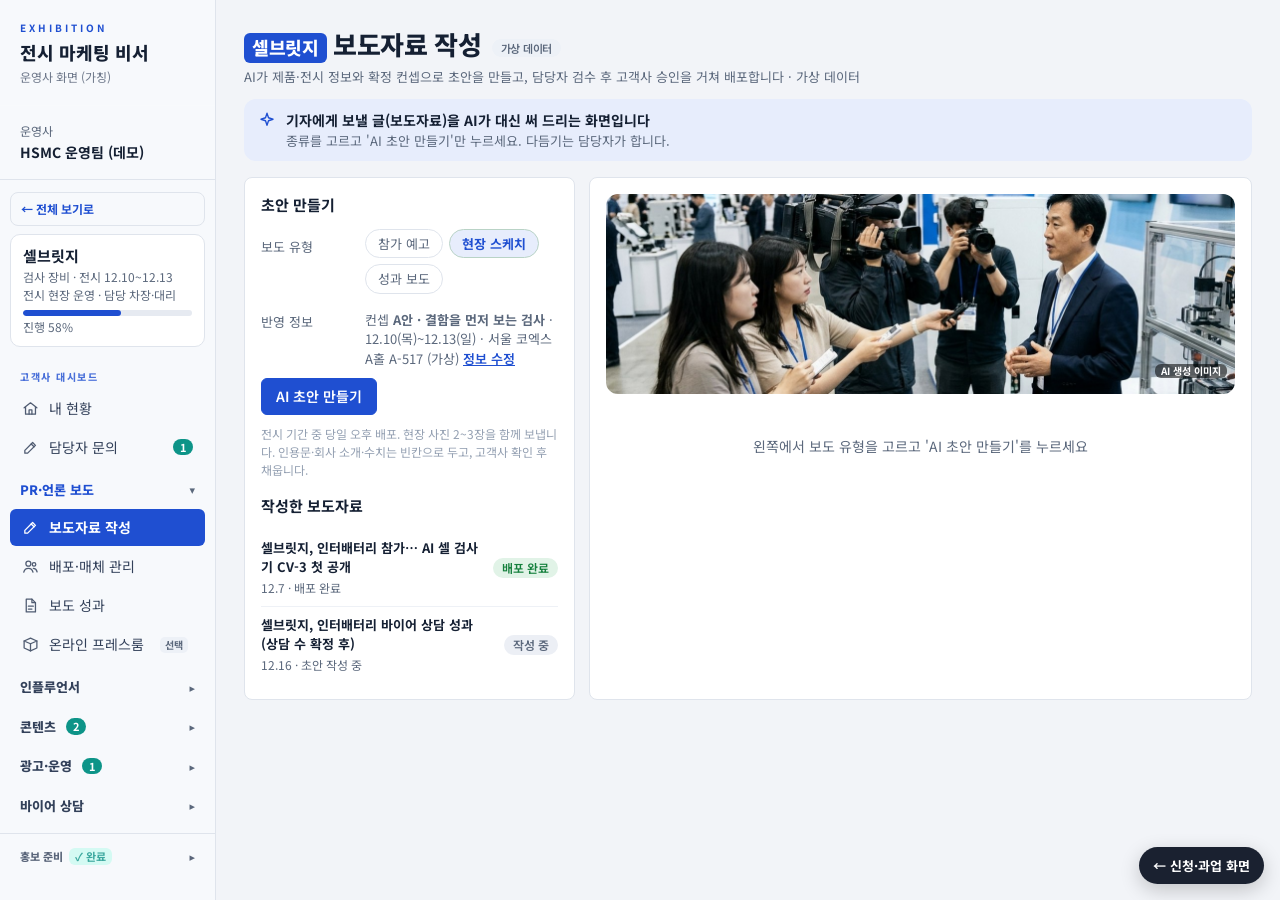
<file: ops.html>
<!doctype html>
<html lang="ko">
<head>
<title>마케팅 비서 운영</title>
<meta charset="utf-8">
<meta name="viewport" content="width=device-width, initial-scale=1, viewport-fit=cover">
<meta name="claude:viewport-fit-sides" content="cover">
<link rel="stylesheet" href="https://fonts.googleapis.com/css2?family=IBM+Plex+Sans+KR:wght@400;500;600;700&display=swap">
<link rel="stylesheet" href="core/style.css">
<style>
  /* 단계 막대 */
  .steps { display: grid; grid-template-columns: repeat(4, 1fr); gap: 8px; padding-block: 18px 6px; }
  .step { text-align: left; border: 1px solid var(--line); background: var(--surface); border-radius: var(--r); padding: 12px 14px; display: flex; flex-direction: column; gap: 2px; }
  .step b { font-size: 22px; font-weight: 700; }
  .step span { font-size: 12px; color: var(--muted); }
  .step.on { border-color: var(--primary); box-shadow: inset 0 0 0 1px var(--primary); }
  .step.hot b { color: var(--warn); }

  .main { display: grid; grid-template-columns: 330px minmax(0, 1fr); gap: 16px; padding-block: 12px 40px; align-items: start; }
  .list { display: flex; flex-direction: column; gap: 8px; }
  .list-head { display: flex; align-items: center; justify-content: space-between; font-size: 13px; color: var(--muted); padding: 2px 2px 0; }
  .item { text-align: left; border: 1px solid var(--line); background: var(--surface); border-radius: var(--r); padding: 12px 14px; display: flex; flex-direction: column; gap: 6px; }
  .item:hover { border-color: var(--muted); }
  .item.on { border-color: var(--primary); box-shadow: inset 0 0 0 1px var(--primary); }
  .item .r1 { display: flex; justify-content: space-between; gap: 8px; align-items: baseline; }
  .item .name { font-weight: 700; font-size: 15px; }
  .item .st { font-size: 12px; color: var(--muted); white-space: nowrap; }
  .item .sub { font-size: 12px; color: var(--muted); }
  .item .mix { display: flex; gap: 4px; flex-wrap: wrap; }
  .empty { padding: 28px 16px; text-align: center; color: var(--muted); border: 1px dashed var(--line); border-radius: var(--r); }

  /* 상세 */
  .detail { padding: 22px 24px; display: flex; flex-direction: column; gap: 22px; min-width: 0; }
  .d-head { display: flex; justify-content: space-between; gap: 16px; flex-wrap: wrap; align-items: flex-start; }
  .d-head h2 { font-size: 22px; }
  .d-head .meta { color: var(--muted); font-size: 13px; margin-top: 4px; }
  .track { display: flex; gap: 0; align-items: center; }
  .track .t { display: flex; align-items: center; gap: 6px; font-size: 12px; color: var(--muted); }
  .track .t i { width: 20px; height: 20px; border-radius: 50%; border: 2px solid var(--line); display: inline-grid; place-items: center; font-style: normal; font-size: 11px; font-weight: 700; }
  .track .t.done i { background: var(--primary); border-color: var(--primary); color: var(--on-primary); }
  .track .t.now { color: var(--ink); font-weight: 700; }
  .track .t.now i { border-color: var(--primary); }
  .track .bar { width: 22px; height: 2px; background: var(--line); margin: 0 6px; }

  .next { display: flex; align-items: center; justify-content: space-between; gap: 16px; padding: 14px 16px; border-radius: var(--r); background: var(--sunk); flex-wrap: wrap; }
  .next p { margin: 0; font-weight: 600; }
  .next .acts { display: flex; gap: 8px; flex-wrap: wrap; }

  .sec h3 { font-size: 14px; color: var(--muted); font-weight: 600; margin-bottom: 10px; }
  .mods { display: grid; grid-template-columns: repeat(auto-fit, minmax(200px, 1fr)); gap: 10px; }
  .mod { border-radius: var(--r); padding: 12px 14px; background: var(--m-soft); }
  .mod b { color: var(--m); display: block; margin-bottom: 2px; }
  .mod.off { background: var(--sunk); }
  .mod-h { display: flex; align-items: center; gap: 8px; margin-bottom: 8px; cursor: pointer; }
  .mod-h b { margin: 0; }
  .cfg { display: flex; flex-direction: column; gap: 4px; margin-top: 8px; font-size: 12px; color: var(--muted); }
  .opts { display: flex; gap: 4px; flex-wrap: wrap; }
  .opt { border: 1px solid var(--line); background: var(--surface); border-radius: 999px; padding: 3px 10px; font-size: 12px; color: var(--ink); }
  .opt.on { border-color: var(--m); color: var(--m); font-weight: 700; }
  .kv { display: grid; grid-template-columns: 80px minmax(0, 1fr); gap: 6px 12px; font-size: 13px; }
  .kv span:nth-child(odd) { color: var(--muted); }
  .memo { padding: 10px 14px; border-left: 3px solid var(--line); color: var(--muted); }
  .soldraft { display: grid; grid-template-columns: minmax(0, 1fr) minmax(0, 1.2fr); gap: 18px; padding: 14px; border: 1px solid var(--line); border-radius: 10px; }
  .soldraft .slogan { font-weight: 700; font-size: 16px; margin-bottom: 4px; }
  .soldraft ol { margin: 8px 0 0; padding-left: 18px; font-size: 13px; display: flex; flex-direction: column; gap: 4px; }
  .soltab { width: 100%; border-collapse: collapse; font-size: 13px; }
  .soltab td { padding: 7px 0; border-top: 1px solid var(--line); }
  .soltab tr:first-child td { border-top: 0; }
  .soltab .r { text-align: right; padding-left: 10px; white-space: nowrap; }
  @media (max-width: 760px) { .soldraft { grid-template-columns: 1fr; } }
  .files { display: flex; flex-direction: column; gap: 6px; }
  .file { display: flex; align-items: center; gap: 10px; width: 100%; text-align: left; padding: 9px 12px; border: 1px solid var(--line); border-radius: 8px; background: var(--surface); color: var(--ink); font-size: 13px; }
  .file:hover { border-color: var(--ink); }
  .file .k { font-size: 11px; font-weight: 700; color: var(--muted); background: var(--sunk); padding: 2px 8px; border-radius: 999px; white-space: nowrap; }
  .file .n { flex: 1; min-width: 0; overflow: hidden; text-overflow: ellipsis; white-space: nowrap; }
  .file .o { font-weight: 700; white-space: nowrap; }

  /* 제안서 */
  .phase { display: grid; grid-template-columns: 88px minmax(0, 1fr); gap: 12px; padding: 10px 0; border-top: 1px solid var(--line); }
  .phase:first-child { border-top: 0; }
  .phase > b { font-size: 13px; padding-top: 2px; }
  .rows { display: flex; flex-direction: column; gap: 6px; }
  .row { display: flex; align-items: center; gap: 10px; }
  .row .d { width: 44px; color: var(--muted); font-size: 13px; }
  .tbl-wrap { overflow-x: auto; }
  table { width: 100%; border-collapse: collapse; font-size: 13px; }
  th { text-align: left; color: var(--muted); font-weight: 500; padding: 6px 8px; border-bottom: 1px solid var(--line); }
  td { padding: 8px; border-bottom: 1px solid var(--line); }
  td.r, th.r { text-align: right; white-space: nowrap; }
  tfoot td { font-weight: 700; border-bottom: 0; font-size: 15px; }
  .note { font-size: 12px; color: var(--muted); margin-top: 6px; }

  /* 과업 보드 */
  .prog { display: flex; align-items: center; gap: 12px; }
  .prog .b { flex: 1; height: 8px; background: var(--sunk); border-radius: 99px; overflow: hidden; }
  .prog .b i { display: block; height: 100%; background: var(--ok); border-radius: 99px; }
  .board { display: grid; grid-template-columns: repeat(auto-fit, minmax(230px, 1fr)); gap: 12px; }
  .lane { border-radius: var(--r); background: var(--sunk); padding: 12px; display: flex; flex-direction: column; gap: 6px; min-width: 0; }
  .lane-h { display: flex; justify-content: space-between; align-items: center; margin-bottom: 4px; }
  .open { display: flex; flex-wrap: wrap; gap: 4px 10px; align-items: center; margin-bottom: 6px; }
  .open a { font-size: 12px; color: var(--m); text-decoration: none; font-weight: 600; }
  .open a.main { width: 100%; text-align: center; background: var(--surface); border: 1px solid var(--m); border-radius: 8px; padding: 8px; font-size: 13px; }
  .open a:hover { text-decoration: underline; }
  .task { background: var(--surface); border: 1px solid var(--line); border-radius: 8px; padding: 8px 10px; display: grid; grid-template-columns: 40px minmax(0, 1fr) auto; gap: 8px; align-items: center; }
  .task .d { font-size: 12px; color: var(--muted); }
  .task .d.late { color: var(--warn); font-weight: 700; }
  .task .ti { font-size: 13px; }
  .task.done .ti { color: var(--muted); text-decoration: line-through; }
  .pill { border: 0; border-radius: 999px; padding: 3px 10px; font-size: 12px; font-weight: 600; background: var(--sunk); color: var(--muted); white-space: nowrap; }
  .pill.doing { background: var(--m-soft); color: var(--m); }
  .pill.review { background: var(--common); color: #fff; }
  .pill.done { background: transparent; color: var(--ok); }

  .log { display: flex; flex-direction: column; gap: 4px; font-size: 12px; color: var(--muted); }
  .log span { display: inline-block; width: 82px; }

  .login { max-width: 360px; margin: 60px auto; padding: 24px; display: flex; flex-direction: column; gap: 12px; }
  .login input { padding: 10px 12px; border: 1px solid var(--line); border-radius: 8px; background: var(--surface); }

  @media (max-width: 860px) {
    .main { grid-template-columns: 1fr; }
    .steps { grid-template-columns: repeat(2, 1fr); }
    .detail { padding: 18px 16px; }
    .track .t:not(.now) em { display: none; }
  }
</style>
</head>
<body>
<header class="top">
  <div class="wrap">
    <div class="brand"><i></i>마케팅 비서 · 운영</div>
    <span class="chip" id="mode"></span>
    <div class="sp"></div>
    <a class="btn" href="index.html">고객 사이트</a>
    <button class="btn ghost" id="resetBtn" type="button">데모 초기화</button>
  </div>
</header>
<div id="app"></div>

<script>
// 운영사 링크는 바로 실행 화면(작업 대시보드)으로 연다. 신청·과업 현황은 ops.html#board
if (location.hash !== '#board') location.replace('dash/index.html#press');
</script>
<script src="core/config.js"></script>
<script src="core/util.js"></script>
<script src="modules/press.js"></script>
<script src="modules/content.js"></script>
<script src="modules/influencer.js"></script>
<script src="core/plan.js"></script>
<script src="core/sample.js"></script>
<script src="core/api.js"></script>
<script>
const S = { apps: [], filter: 'todo', sel: null, cur: null, tasks: [] };
const $app = document.getElementById('app');
const STEP_FILTERS = [
  ['new', '신청 접수', '제안서를 만들어 주세요'],
  ['proposal', '제안서 작성', '확인 후 고객에게 보내기'],
  ['sent', '컨펌 대기', '고객 답을 기다리는 중'],
  ['active', '과업 진행', '언론·콘텐츠·인플루언서'],
];

function toast(msg) {
  const t = document.createElement('div');
  t.className = 'toast fade'; t.textContent = msg;
  document.body.appendChild(t);
  setTimeout(() => t.remove(), 1800);
}

async function refresh(keepSel) {
  S.apps = await API.list();
  if (!keepSel || !S.apps.some(a => a.id === S.sel)) {
    const first = visibleApps()[0];
    S.sel = first ? first.id : null;
  }
  await loadCur();
  render();
}

async function loadCur() {
  if (!S.sel) { S.cur = null; S.tasks = []; return; }
  const d = await API.get(S.sel);
  S.cur = d.app; S.tasks = d.tasks || [];
}

function visibleApps() {
  if (S.filter === 'todo') return S.apps.filter(a => a.status !== 'done');
  return S.apps.filter(a => a.status === S.filter);
}

function mixTags(app) {
  return selectedModules(app).map(m => `<span class="tag m-${m.id}"><span class="dot"></span>${m.name}</span>`).join('');
}

/* ---------- 화면 ---------- */
function render() {
  document.getElementById('mode').textContent = API.isDemo() ? '데모 · 이 브라우저에만 저장' : '서버 연결됨';
  document.getElementById('resetBtn').hidden = !API.isDemo();
  if (API.needLogin()) return renderLogin();

  const count = k => S.apps.filter(a => a.status === k).length;
  const list = visibleApps();
  const filterName = S.filter === 'todo' ? '진행 중 전체' : STATUS[S.filter];
  $app.innerHTML = `
    <div class="wrap steps">
      ${STEP_FILTERS.map(([k, name, hint]) => `
        <button type="button" class="step ${S.filter === k ? 'on' : ''} ${k === 'new' && count(k) ? 'hot' : ''}" data-filter="${k}">
          <b class="num">${count(k)}</b><strong>${name}</strong><span>${hint}</span>
        </button>`).join('')}
    </div>
    <div class="wrap main">
      <div class="list">
        <div class="list-head"><span>${filterName} ${list.length}건</span>
          ${S.filter !== 'todo' ? '<button class="btn ghost" type="button" data-filter="todo">전체 보기</button>' : ''}</div>
        ${list.length ? list.map(a => `
          <button type="button" class="item ${a.id === S.sel ? 'on' : ''}" data-sel="${a.id}">
            <div class="r1"><span class="name">${U.esc(a.company.name)}</span><span class="st">${STATUS[a.status]}</span></div>
            <div class="sub">${U.esc(a.expo.name)} · ${U.md(a.expo.start)}~${U.md(a.expo.end)}</div>
            <div class="mix">${mixTags(a)}</div>
          </button>`).join('') : '<div class="empty">해당 단계의 신청이 없습니다.</div>'}
      </div>
      <section class="card detail fade" id="detail">${S.cur ? renderDetail(S.cur) : '<div class="empty">왼쪽에서 신청을 고르세요.</div>'}</section>
    </div>`;
}

function renderLogin() {
  $app.innerHTML = `
    <form class="card login" id="loginForm">
      <h2>운영사 로그인</h2>
      <label for="pw" class="muted">공용 비밀번호</label>
      <input id="pw" type="password" autocomplete="current-password" required>
      <button class="btn primary lg" type="submit">들어가기</button>
      <p class="muted" id="loginErr"></p>
    </form>`;
}

function renderDetail(a) {
  const idx = STATUS_ORDER.indexOf(a.status);
  const track = ['신청', '제안서', '컨펌', '진행'].map((n, i) =>
    `${i ? '<span class="bar"></span>' : ''}<span class="t ${i < idx || a.status === 'done' ? 'done' : ''} ${i === idx ? 'now' : ''}"><i>${i < idx || a.status === 'done' ? '✓' : i + 1}</i><em>${n}</em></span>`).join('');

  return `
    <div class="d-head">
      <div>
        <h2>${U.esc(a.company.name)}</h2>
        <div class="meta">${U.esc(a.expo.name)} · ${U.md(a.expo.start)}~${U.md(a.expo.end)} · 부스 ${U.esc(a.expo.booth || '-')}</div>
        <div class="meta">${U.esc(a.company.person)} · ${U.esc(a.company.email)} · ${U.esc(a.company.phone)}</div>
      </div>
      <div class="track">${track}</div>
    </div>
    ${renderNext(a)}
    ${a.status === 'active' || a.status === 'done' ? renderBoard(a) : ''}
    ${a.proposal && a.status !== 'new' ? renderProposal(a) : renderRequest(a)}
    <div class="sec"><h3>진행 기록</h3><div class="log">${(a.log || []).map(l => `<div><span class="num">${U.stamp(l.at)}</span>${U.esc(l.text)}</div>`).join('')}</div></div>`;
}

function renderNext(a) {
  const box = (msg, acts) => `<div class="next"><p>${msg}</p><div class="acts">${acts}</div></div>`;
  if (a.status === 'new') return box('상담 후 아래에서 구성을 조정하고 제안서를 만드세요.', `<button class="btn primary lg" data-act="make" ${selectedModules(a).length ? '' : 'disabled'}>제안서 만들기</button>`);
  if (a.status === 'proposal') return box('제안서를 확인하고 고객에게 보내세요.', '<button class="btn" data-act="copy">메일용 텍스트 복사</button><button class="btn" data-act="reconfig">구성 고치기</button><button class="btn primary lg" data-act="send">보냄으로 표시</button>');
  if (a.status === 'sent') return box(`${U.stamp(a.proposal.sentAt)}에 보냈습니다. 고객 답을 받으면 기록하세요.`, '<button class="btn" data-act="revise">수정 요청 받음</button><button class="btn primary lg" data-act="confirm">컨펌 받음 · 과업 시작</button>');
  if (a.status === 'active') {
    const left = S.tasks.filter(t => t.status !== 'done').length;
    return box(left ? `남은 과업 ${left}개. 상태 버튼을 눌러 단계를 바꿉니다.` : '모든 과업이 끝났습니다.', `<button class="btn ${left ? '' : 'primary lg'}" data-act="finish" ${left ? 'disabled' : ''}>완료 처리</button>`);
  }
  return box('완료된 건입니다.', '');
}

function renderRequest(a) {
  const c = a.company, edit = a.status === 'new';
  const info = [['상담 종류', CONSULT[a.consult]], ['업종', c.industry], ['예산', a.budget], ['고른 상황', a.situation], ['홈페이지', c.site]].filter(x => x[1]);
  const mods = edit ? MODULES.map(m => {
    const opt = a.mix[m.id];
    return `<div class="mod m-${m.id} ${opt ? '' : 'off'}">
      <label class="mod-h"><input type="checkbox" data-modon="${m.id}" ${opt ? 'checked' : ''}><b>${m.name}</b></label>
      ${opt ? m.fields.map(f => `<div class="cfg"><span>${f.label}</span><div class="opts">${f.options.map(([v, n]) => {
        const on = f.type === 'multi' ? opt[f.key].includes(v) : opt[f.key] === v;
        return `<button type="button" class="opt ${on ? 'on' : ''}" data-cfg="${m.id}|${f.key}|${v}">${n}</button>`;
      }).join('')}</div></div>`).join('') : '<span class="muted">고객이 고르지 않음</span>'}
    </div>`;
  }).join('') : selectedModules(a).map(m => `<div class="mod m-${m.id}"><b>${m.name}</b>${U.esc(m.describe(a.mix[m.id]))}</div>`).join('');
  return `
    ${info.length ? `<div class="sec"><h3>신청 정보</h3><div class="kv">${info.map(([k, v]) => `<span>${k}</span><span>${U.esc(v)}</span>`).join('')}</div></div>` : ''}
    <div class="sec"><h3>${edit ? '구성 조정 · 상담 내용대로 고르세요' : '확정 구성'}</h3><div class="mods">${mods}</div></div>
    ${a.memo ? `<div class="sec"><h3>문의 내용</h3><div class="memo">${U.esc(a.memo)}</div></div>` : ''}
    ${renderSolutionDraft(a.solution)}
    ${(a.files || []).length ? `<div class="sec"><h3>첨부 자료 <small class="muted">${a.files.length}개</small></h3><div class="files">${a.files.map((f, i) => `
      <button type="button" class="file" data-file="${i}"><span class="k">${FILE_KIND[f.kind] || '자료'}</span><span class="n">${U.esc(f.name)}</span><span class="muted">${fileSize(f.size)}</span><span class="o">열기</span></button>`).join('')}</div></div>` : ''}`;
}
// 고객이 신청 화면에서 본 AI 솔루션 초안 (상담 출발점)
function renderSolutionDraft(s) {
  if (!s) return '';
  const m = s.message || {}, pct = v => Math.round(v * 100) + '%';
  const state = s.none ? `배정 예산 없음 · 권장 ${U.won(s.total)}` : s.over ? `예산 ${U.won(s.budget)}보다 ${U.won(s.over)} 초과` : `예산 ${U.won(s.budget)} 중 ${U.won(s.total)}${s.left ? ` · ${U.won(s.left)} 남음` : ''}`;
  return `<div class="sec"><h3>고객이 본 AI 솔루션 초안 <small class="muted">${s.engine === 'template' ? '예시 초안 · AI 연결 전' : 'AI 생성'} · ${U.stamp(s.createdAt)}</small></h3>
    <div class="soldraft">
      <div><div class="slogan">“${U.esc(m.slogan)}”</div><div class="muted" style="font-size:13px">누구에게 · ${U.esc(m.target)}</div>
        <ol>${(m.points || []).map(p => `<li>${U.esc(p)}</li>`).join('')}</ol></div>
      <table class="soltab">${s.rows.map(r => `<tr class="m-${r.module}"><td><span class="tag"><span class="dot"></span>${U.esc(r.name)}</span> <span class="muted">${U.esc(r.summary)}</span></td><td class="r num">${U.won(r.cost)}</td><td class="r num muted">${pct(r.share)}</td></tr>`).join('')}
        <tr class="m-common"><td><span class="tag"><span class="dot"></span>홍보 플래닝</span></td><td class="r num">${U.won(s.fee)}</td><td class="r num muted">${pct(s.fee / s.total)}</td></tr>
        <tr><td><b>합계</b> <span class="muted">${state}</span></td><td class="r num"><b>${U.won(s.total)}</b></td><td></td></tr></table>
    </div>
    <p class="muted" style="font-size:12px; margin:8px 0 0">위 구성이 '구성 조정'에 미리 들어가 있습니다. 상담 내용대로 고치세요.</p></div>`;
}
const FILE_KIND = { company: '회사 소개서', expo: '행사 정보' };
function fileSize(n) { return n >= 1048576 ? (n / 1048576).toFixed(1) + 'MB' : Math.max(1, Math.round(n / 1024)) + 'KB'; }

function renderProposal(a) {
  const p = a.proposal;
  const phases = PHASES.map(([k, n]) => {
    const rows = p.schedule.filter(s => phaseOf(s.date, a.expo) === k);
    if (!rows.length) return '';
    return `<div class="phase"><b>${n}</b><div class="rows">${rows.map(s =>
      `<div class="row m-${s.module}"><span class="d num">${U.md(s.date)}</span><span class="dot"></span><span>${U.esc(s.title)}</span></div>`).join('')}</div></div>`;
  }).join('');
  const quote = p.quote.map(q => `
    <tr class="m-${q.module}"><td><span class="dot"></span> ${U.esc(q.item)}</td><td class="r num">${q.qty}${q.unit}</td><td class="r num">${U.won(q.price)}</td><td class="r num">${U.won(q.qty * q.price)}</td></tr>`).join('');
  const open = a.status === 'proposal' || a.status === 'sent';
  return `
    ${renderRequest(a)}
    <details class="sec" ${open ? 'open' : ''}>
      <summary style="cursor:pointer"><h3 style="display:inline">제안서 · ${U.stamp(p.createdAt)} 작성</h3></summary>
      <div style="margin-top:12px; display:flex; flex-direction:column; gap:18px">
        <div>${phases}</div>
        <div class="tbl-wrap"><table>
          <thead><tr><th>항목</th><th class="r">수량</th><th class="r">단가</th><th class="r">금액</th></tr></thead>
          <tbody>${quote}</tbody>
          <tfoot><tr><td colspan="3">합계</td><td class="r num">${U.won(p.total)}</td></tr></tfoot>
        </table></div>
        <div class="note">${APP_CONFIG.VAT_NOTE}</div>
      </div>
    </details>`;
}

// 과업 진행 중 각 파트의 작업 화면 = 기존 전시 대시보드(dash/, 셀브릿지 데모)의 해당 메뉴
const WORK_VIEWS = {
  press: [['press', '보도자료 작성'], ['dist', '배포·매체'], ['pr', '보도 성과']],
  content: [['cblog', '블로그'], ['ccard', '카드뉴스'], ['cvideo', '영상'], ['cperf', '전체 성과']],
  influencer: [['inf', '인플루언서 섭외'], ['trial', '체험단'], ['iperf', '성과']],
};

function renderBoard(a) {
  const done = S.tasks.filter(t => t.status === 'done').length, all = S.tasks.length || 1;
  const today = U.today();
  const lanes = selectedModules(a).map(m => {
    const ts = S.tasks.filter(t => t.module === m.id);
    const d = ts.filter(t => t.status === 'done').length;
    return `<div class="lane m-${m.id}">
      <div class="lane-h"><span class="tag"><span class="dot"></span>${m.name}</span><span class="muted num">${d}/${ts.length}</span></div>
      <div class="open">${(WORK_VIEWS[m.id] || []).map(([v, n], i) => `<a class="${i ? 'sub' : 'main'}" href="dash/index.html#${v}">${n}${i ? '' : ' 화면 열기 →'}</a>`).join('')}</div>
      ${ts.map(t => {
        const st = TASK_STATUS.find(x => x[0] === t.status);
        const late = t.status !== 'done' && t.due < today;
        return `<div class="task ${t.status}"><span class="d num ${late ? 'late' : ''}">${U.md(t.due)}</span><span class="ti">${U.esc(t.title)}</span><button class="pill ${t.status}" data-task="${t.id}" title="눌러서 다음 단계로">${st[1]}</button></div>`;
      }).join('')}
    </div>`;
  }).join('');
  return `<div class="sec"><h3>과업 · 각 파트 화면은 데모 고객 셀브릿지(가상) 데이터로 열립니다</h3>
    <div class="prog" style="margin-bottom:12px"><div class="b"><i style="width:${Math.round(done / all * 100)}%"></i></div><span class="num">${done}/${S.tasks.length}</span></div>
    <div class="board">${lanes}</div></div>`;
}

/* ---------- 동작 ---------- */
function addLog(a, text) {
  a.log = a.log || [];
  a.log.push({ at: new Date().toISOString(), text });
}

const ACT = {
  async make(a) {
    a.proposal = buildProposal(a);
    a.status = 'proposal';
    addLog(a, '제안서 작성');
    await API.save(a);
    toast('제안서를 만들었습니다');
  },
  async reconfig(a) {
    a.status = 'new';
    addLog(a, '구성 다시 조정');
    await API.save(a);
  },
  async send(a) {
    a.proposal.sentAt = new Date().toISOString();
    a.status = 'sent';
    addLog(a, '고객에게 제안서 보냄');
    await API.save(a);
    toast('컨펌 대기로 옮겼습니다');
  },
  async revise(a) {
    a.status = 'proposal';
    addLog(a, '고객 수정 요청');
    await API.save(a);
    toast('제안서 작성으로 되돌렸습니다');
  },
  async confirm(a) {
    a.confirmedAt = new Date().toISOString();
    a.status = 'active';
    addLog(a, '고객 컨펌 · 과업 시작');
    const tasks = buildTasks(a);
    await API.saveTasks(tasks);
    await API.save(a);
    toast(`과업 ${tasks.length}개를 만들었습니다`);
  },
  async finish(a) {
    a.status = 'done';
    addLog(a, '완료');
    await API.save(a);
    toast('완료 처리했습니다');
  },
  async copy(a) {
    const text = proposalText(a);
    try { await navigator.clipboard.writeText(text); toast('복사했습니다'); }
    catch (e) {
      const ta = document.createElement('textarea');
      ta.value = text; ta.style.cssText = 'width:100%;height:220px;margin-top:8px';
      document.querySelector('.next').after(ta); ta.select();
      toast('선택된 글을 복사해 주세요');
    }
    return 'stay';
  },
};

document.addEventListener('click', async e => {
  const f = e.target.closest('[data-filter]');
  if (f) { S.filter = f.dataset.filter; await refresh(false); return; }
  const s = e.target.closest('[data-sel]');
  if (s) { S.sel = s.dataset.sel; await loadCur(); render(); return; }
  const fb = e.target.closest('[data-file]');
  if (fb && S.cur) {
    const f = S.cur.files[+fb.dataset.file];
    const w = f.url ? null : window.open('', '_blank');
    try {
      const url = await API.fileUrl(f);
      if (f.url) window.open(url, '_blank', 'noopener');
      else if (/^(application\/pdf|image\/)/.test(f.type) && w) w.location.href = url;
      else { if (w) w.close(); const l = document.createElement('a'); l.href = url; l.download = f.name; l.click(); }
    } catch (err) { if (w) w.close(); toast(err.message); }
    return;
  }
  const act = e.target.closest('[data-act]');
  if (act && S.cur) {
    act.disabled = true;
    try {
      const r = await ACT[act.dataset.act](S.cur);
      if (r !== 'stay') { S.filter = S.cur.status === 'done' ? 'todo' : S.cur.status; await refresh(true); }
      else act.disabled = false;
    } catch (err) { toast(err.message); act.disabled = false; }
    return;
  }
  const mo = e.target.closest('[data-modon]');
  if (mo && S.cur) {
    const m = moduleById(mo.dataset.modon);
    if (S.cur.mix[m.id]) delete S.cur.mix[m.id]; else S.cur.mix[m.id] = defaultOpt(m);
    await API.save(S.cur); render(); return;
  }
  const cf = e.target.closest('[data-cfg]');
  if (cf && S.cur) {
    const [mid, key, v] = cf.dataset.cfg.split('|'), f = U.field(moduleById(mid), key), o = S.cur.mix[mid];
    if (f.type === 'multi') {
      const next = o[key].includes(v) ? o[key].filter(x => x !== v) : o[key].concat(v);
      if (!next.length) { toast('하나 이상 골라야 합니다'); return; }
      o[key] = next;
    } else o[key] = v;
    await API.save(S.cur); render(); return;
  }
  const tb = e.target.closest('[data-task]');
  if (tb) {
    const t = S.tasks.find(x => x.id === tb.dataset.task);
    const i = TASK_STATUS.findIndex(x => x[0] === t.status);
    t.status = TASK_STATUS[(i + 1) % TASK_STATUS.length][0];
    await API.saveTasks([t]);
    render();
  }
});

document.addEventListener('submit', async e => {
  if (e.target.id !== 'loginForm') return;
  e.preventDefault();
  try { await API.login(document.getElementById('pw').value); await refresh(false); }
  catch (err) { document.getElementById('loginErr').textContent = err.message; }
});

document.getElementById('resetBtn').addEventListener('click', async () => {
  API.reset(); S.filter = 'todo'; await refresh(false); toast('예시 데이터로 되돌렸습니다');
});

API.needLogin() ? render() : refresh(false);
</script>
</body>
</html>
</file>
<file: core/style.css>
/* 공통 스타일 — PM만 고친다
   레이아웃: 상단 바 + 단계 막대 + (목록 | 상세) 두 칸, 모바일은 한 칸 */
:root {
  --bg: #f5f6f8;
  --surface: #ffffff;
  --sunk: #eef0f4;
  --ink: #1a2130;
  --muted: #677085;
  --line: #e2e5eb;
  --primary: #1a2130;
  --on-primary: #ffffff;
  --press: #2f6bdc;
  --content: #10a079;
  --influencer: #e2603f;
  --common: #8a6fd6;
  --warn: #c2410c;
  --ok: #15803d;
  --press-soft: #e7eefc;
  --content-soft: #e2f5ef;
  --influencer-soft: #fcebe5;
  --font: 'IBM Plex Sans KR', 'Pretendard', 'Apple SD Gothic Neo', 'Malgun Gothic', sans-serif;
  --r: 10px;
}
@media (prefers-color-scheme: dark) {
  :root:not([data-theme="light"]) {
    --bg: #12151c; --surface: #1a1f29; --sunk: #222835; --ink: #e8ebf2; --muted: #98a1b3; --line: #2c3342;
    --primary: #e8ebf2; --on-primary: #12151c;
    --press: #6f9bf0; --content: #3cc79f; --influencer: #f08a6c; --common: #a891ec; --warn: #fb923c; --ok: #4ade80;
    --press-soft: #1d2a44; --content-soft: #16322b; --influencer-soft: #3a231c;
    color-scheme: dark;
  }
}
:root[data-theme="dark"] {
  --bg: #12151c; --surface: #1a1f29; --sunk: #222835; --ink: #e8ebf2; --muted: #98a1b3; --line: #2c3342;
  --primary: #e8ebf2; --on-primary: #12151c;
  --press: #6f9bf0; --content: #3cc79f; --influencer: #f08a6c; --common: #a891ec; --warn: #fb923c; --ok: #4ade80;
  --press-soft: #1d2a44; --content-soft: #16322b; --influencer-soft: #3a231c;
  color-scheme: dark;
}

* { box-sizing: border-box; }
html, body { margin: 0; }
body {
  background: var(--bg); color: var(--ink); font-family: var(--font); font-size: 14px; line-height: 1.55;
  -webkit-font-smoothing: antialiased;
}
h1, h2, h3 { margin: 0; text-wrap: balance; letter-spacing: -0.01em; }
button, input, select, textarea { font: inherit; color: inherit; }
button { cursor: pointer; }
:focus-visible { outline: 2px solid var(--press); outline-offset: 2px; }
.num { font-variant-numeric: tabular-nums; }
.muted { color: var(--muted); }
.wrap {
  max-width: 1180px; margin: 0 auto;
  padding-left: max(16px, env(safe-area-inset-left, 0px));
  padding-right: max(16px, env(safe-area-inset-right, 0px));
}

/* 상단 바 */
.top { background: var(--surface); border-bottom: 1px solid var(--line); }
.top .wrap { display: flex; align-items: center; gap: 12px; padding-block: 14px; flex-wrap: wrap; }
.brand { font-weight: 700; font-size: 16px; display: flex; align-items: center; gap: 8px; }
.brand i { width: 10px; height: 10px; border-radius: 3px; background: linear-gradient(135deg, var(--press), var(--content) 55%, var(--influencer)); display: inline-block; }
.top .sp { flex: 1; }
.chip { display: inline-flex; align-items: center; gap: 6px; padding: 3px 10px; border-radius: 999px; font-size: 12px; background: var(--sunk); color: var(--muted); }

/* 버튼 */
.btn { border: 1px solid var(--line); background: var(--surface); padding: 8px 14px; border-radius: 8px; font-weight: 600; font-size: 13px; }
.btn:hover { background: var(--sunk); }
.btn.primary { background: var(--primary); color: var(--on-primary); border-color: var(--primary); }
.btn.primary:hover { opacity: .9; }
.btn.ghost { border-color: transparent; background: transparent; color: var(--muted); }
.btn.lg { padding: 11px 20px; font-size: 14px; }
.btn:disabled { opacity: .45; cursor: not-allowed; }
a.btn { text-decoration: none; color: inherit; display: inline-block; }

/* 모듈 색 */
.dot { width: 8px; height: 8px; border-radius: 50%; display: inline-block; flex: none; }
.m-press { --m: var(--press); --m-soft: var(--press-soft); }
.m-content { --m: var(--content); --m-soft: var(--content-soft); }
.m-influencer { --m: var(--influencer); --m-soft: var(--influencer-soft); }
.m-common { --m: var(--common); --m-soft: var(--sunk); }
.dot { background: var(--m, var(--muted)); }
.tag { display: inline-flex; align-items: center; gap: 5px; padding: 2px 9px; border-radius: 999px; font-size: 12px; font-weight: 600; background: var(--m-soft); color: var(--m); }

.card { background: var(--surface); border: 1px solid var(--line); border-radius: var(--r); }
.toast {
  position: fixed; left: 50%; transform: translateX(-50%); bottom: calc(20px + env(safe-area-inset-bottom, 0px));
  background: var(--primary); color: var(--on-primary); padding: 10px 18px; border-radius: 999px; font-size: 13px; font-weight: 600;
  box-shadow: 0 6px 24px rgba(0,0,0,.18); z-index: 50;
}
@media (prefers-reduced-motion: no-preference) {
  .fade { animation: fade .25s ease; }
  @keyframes fade { from { opacity: .4; transform: translateY(4px); } to { opacity: 1; transform: none; } }
}
</file>
